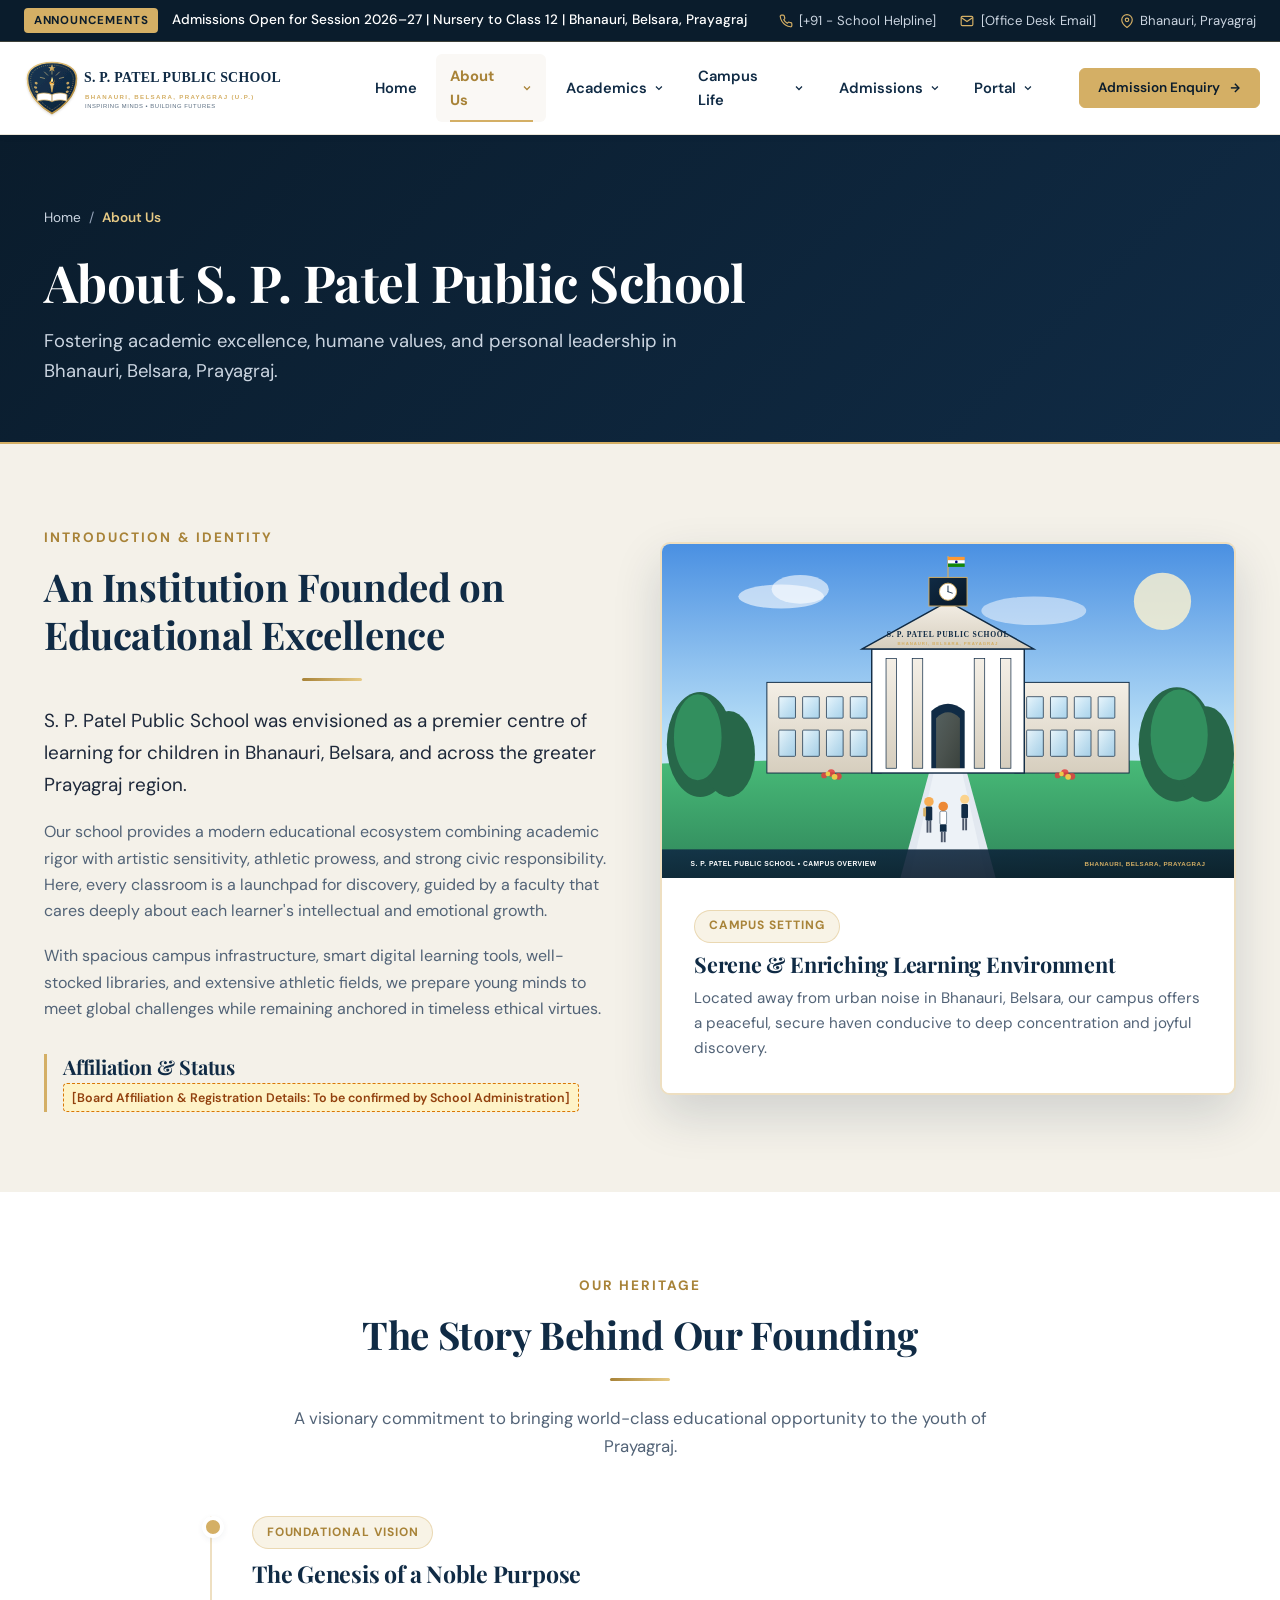
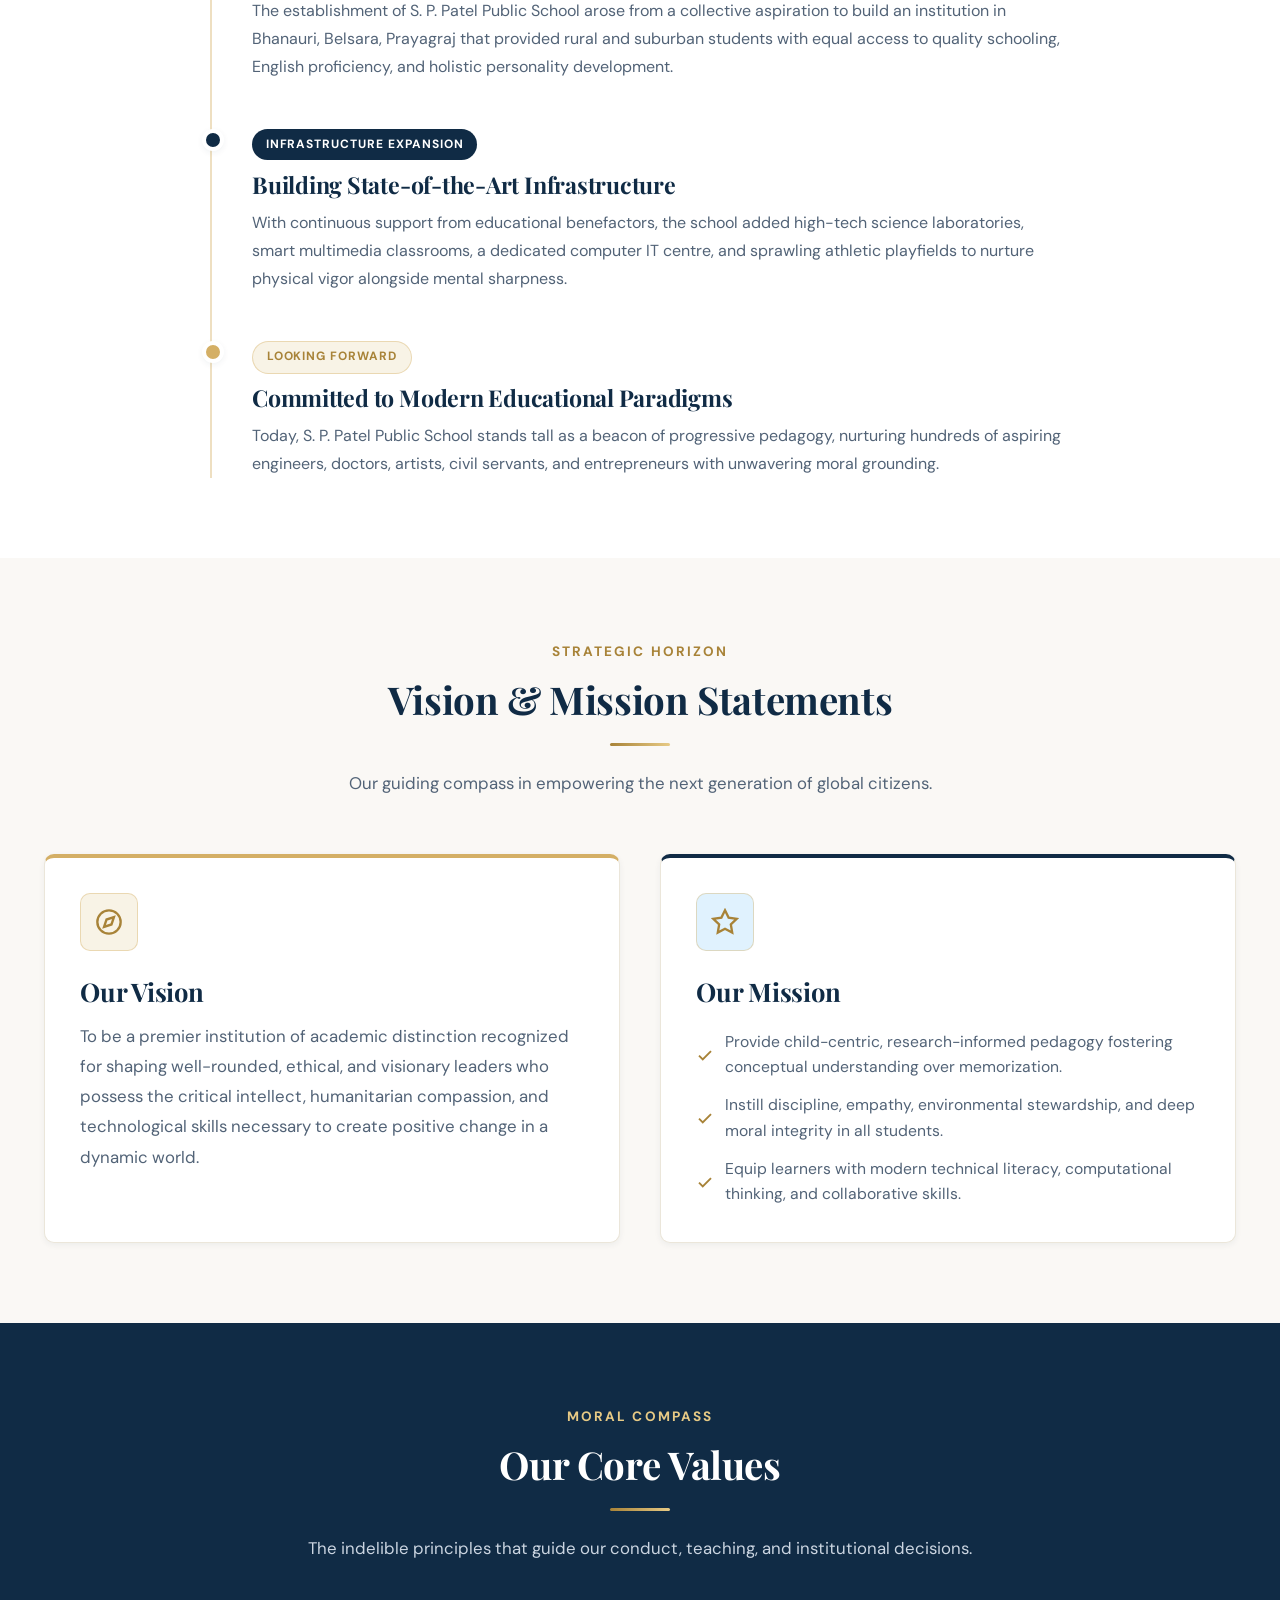
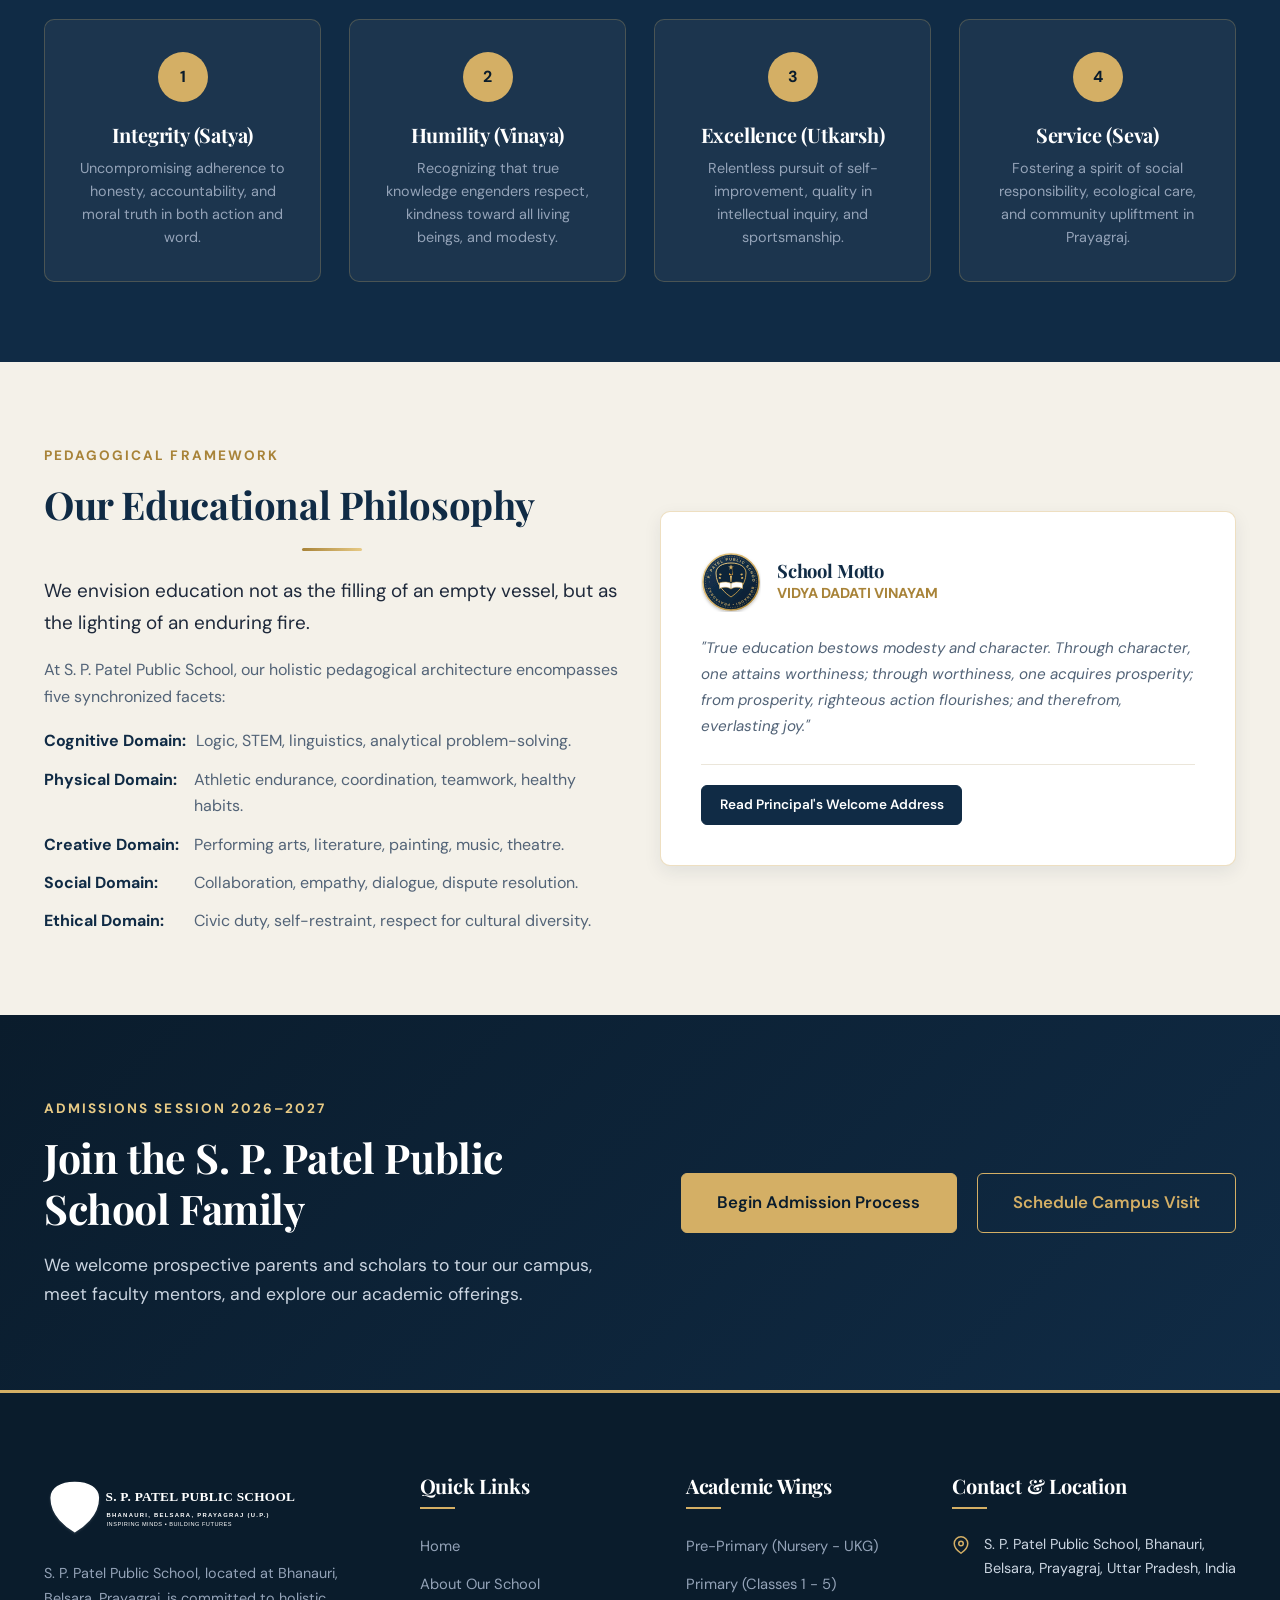
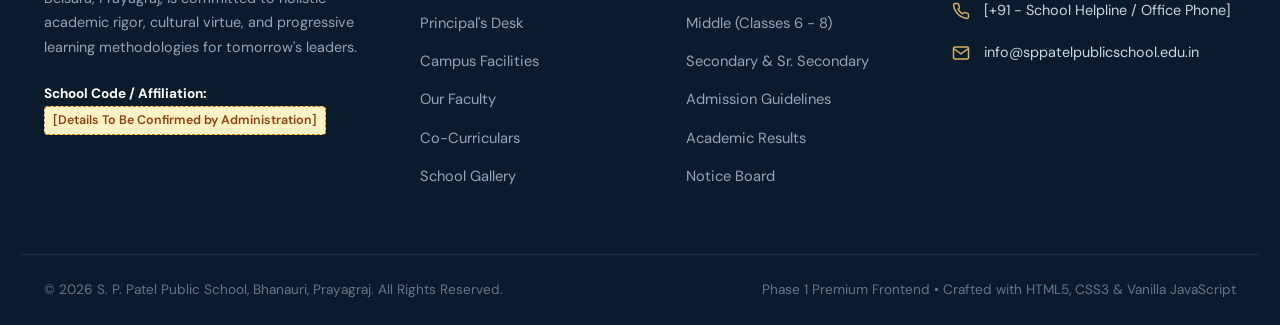
<file: s_p patel/pages/about.html>
<!DOCTYPE html>
<html lang="en">
<head>
  <meta charset="UTF-8">
  <meta name="viewport" content="width=device-width, initial-scale=1.0">
  <meta http-equiv="X-UA-Compatible" content="ie=edge">
  <title>About Us | S. P. Patel Public School, Prayagraj</title>
  <meta name="description" content="Discover the history, founding vision, mission, and core values of S. P. Patel Public School, Bhanauri, Belsara, Prayagraj.">
  
  <link rel="icon" type="image/svg+xml" href="../assets/logo/school-crest.svg">
  <link rel="stylesheet" href="../css/style.css">
  <link rel="stylesheet" href="../css/components.css">
  <link rel="stylesheet" href="../css/responsive.css">
</head>
<body>

  <!-- Announcement Bar -->
  <aside class="announcement-bar" aria-label="Announcements">
    <div class="container announcement-inner">
      <div class="announcement-left">
        <span class="announcement-badge">Announcements</span>
        <span class="announcement-text">
          Admissions Open for Session 2026–27 | Nursery to Class 12 | Bhanauri, Belsara, Prayagraj
        </span>
      </div>
      <div class="announcement-right">
        <a href="tel:+919876543210" class="announcement-link">
          <svg viewBox="0 0 24 24" fill="none" stroke="currentColor" stroke-width="2"><path d="M22 16.92v3a2 2 0 0 1-2.18 2 19.79 19.79 0 0 1-8.63-3.07 19.5 19.5 0 0 1-6-6 19.79 19.79 0 0 1-3.07-8.67A2 2 0 0 1 4.11 2h3a2 2 0 0 1 2 1.72 12.84 12.84 0 0 0 .7 2.81 2 2 0 0 1-.45 2.11L8.09 9.91a16 16 0 0 0 6 6l1.27-1.27a2 2 0 0 1 2.11-.45 12.84 12.84 0 0 0 2.81.7A2 2 0 0 1 22 16.92z"></path></svg>
          <span>[+91 - School Helpline]</span>
        </a>
        <a href="mailto:info@sppatelpublicschool.edu.in" class="announcement-link">
          <svg viewBox="0 0 24 24" fill="none" stroke="currentColor" stroke-width="2"><path d="M4 4h16c1.1 0 2 .9 2 2v12c0 1.1-.9 2-2 2H4c-1.1 0-2-.9-2-2V6c0-1.1.9-2 2-2z"></path><polyline points="22,6 12,13 2,6"></polyline></svg>
          <span>[Office Desk Email]</span>
        </a>
        <span class="announcement-link">
          <svg viewBox="0 0 24 24" fill="none" stroke="currentColor" stroke-width="2"><path d="M21 10c0 7-9 13-9 13s-9-6-9-13a9 9 0 0 1 18 0z"></path><circle cx="12" cy="10" r="3"></circle></svg>
          <span>Bhanauri, Prayagraj</span>
        </span>
      </div>
    </div>
  </aside>

  <!-- Main Header -->
  <header class="site-header" id="mainHeader">
    <div class="container header-inner">
      <a href="../index.html" class="brand-logo" aria-label="S. P. Patel Public School Home">
        <img src="../assets/logo/school-logo.svg" alt="S. P. Patel Public School Emblem" class="brand-crest-img">
      </a>

      <!-- Mobile Hamburger Toggle -->
      <button class="mobile-nav-toggle" aria-label="Toggle navigation menu" aria-expanded="false">
        <span class="hamburger-line"></span>
        <span class="hamburger-line"></span>
        <span class="hamburger-line"></span>
      </button>

      <!-- Navigation Menu -->
      <nav class="nav-menu-wrapper" aria-label="Main Navigation">
        <ul class="nav-list">
          <li class="nav-item">
            <a href="../index.html" class="nav-link">Home</a>
          </li>

          <!-- Dropdown: About Us (Active) -->
          <li class="nav-item has-dropdown active">
            <a href="about.html" class="nav-link active-page" aria-haspopup="true" aria-expanded="false">
              About Us
              <svg class="dropdown-icon" viewBox="0 0 24 24" fill="none" stroke="currentColor" stroke-width="2.5"><polyline points="6 9 12 15 18 9"></polyline></svg>
            </a>
            <ul class="dropdown-menu">
              <li><a href="about.html#overview" class="dropdown-link">School Overview</a></li>
              <li><a href="about.html#story" class="dropdown-link">Our Story &amp; Heritage</a></li>
              <li><a href="about.html#vision" class="dropdown-link">Vision &amp; Mission</a></li>
              <li><a href="principal.html" class="dropdown-link">Principal's Message</a></li>
            </ul>
          </li>

          <!-- Dropdown: Academics -->
          <li class="nav-item has-dropdown">
            <a href="academics.html" class="nav-link" aria-haspopup="true" aria-expanded="false">
              Academics
              <svg class="dropdown-icon" viewBox="0 0 24 24" fill="none" stroke="currentColor" stroke-width="2.5"><polyline points="6 9 12 15 18 9"></polyline></svg>
            </a>
            <ul class="dropdown-menu">
              <li><a href="academics.html#pre-primary" class="dropdown-link">Pre-Primary (Nursery to UKG)</a></li>
              <li><a href="academics.html#primary" class="dropdown-link">Primary (Classes 1–5)</a></li>
              <li><a href="academics.html#middle" class="dropdown-link">Middle (Classes 6–8)</a></li>
              <li><a href="academics.html#secondary" class="dropdown-link">Secondary &amp; Senior Secondary</a></li>
            </ul>
          </li>

          <!-- Dropdown: Campus Life -->
          <li class="nav-item has-dropdown">
            <a href="facilities.html" class="nav-link" aria-haspopup="true" aria-expanded="false">
              Campus Life
              <svg class="dropdown-icon" viewBox="0 0 24 24" fill="none" stroke="currentColor" stroke-width="2.5"><polyline points="6 9 12 15 18 9"></polyline></svg>
            </a>
            <ul class="dropdown-menu">
              <li><a href="facilities.html" class="dropdown-link">Facilities &amp; Infrastructure</a></li>
              <li><a href="teachers.html" class="dropdown-link">Our Teachers &amp; Faculty</a></li>
              <li><a href="activities.html" class="dropdown-link">Co-Curricular Activities</a></li>
              <li><a href="gallery.html" class="dropdown-link">School Gallery</a></li>
            </ul>
          </li>

          <!-- Dropdown: Admissions -->
          <li class="nav-item has-dropdown">
            <a href="admissions.html" class="nav-link" aria-haspopup="true" aria-expanded="false">
              Admissions
              <svg class="dropdown-icon" viewBox="0 0 24 24" fill="none" stroke="currentColor" stroke-width="2.5"><polyline points="6 9 12 15 18 9"></polyline></svg>
            </a>
            <ul class="dropdown-menu">
              <li><a href="admissions.html#overview" class="dropdown-link">Admission Overview</a></li>
              <li><a href="admissions.html#process" class="dropdown-link">Admission Process</a></li>
              <li><a href="admissions.html#eligibility" class="dropdown-link">Eligibility Criteria</a></li>
              <li><a href="admissions.html#fee-structure" class="dropdown-link">Fee Structure</a></li>
              <li><a href="admissions.html#documents" class="dropdown-link">Required Documents</a></li>
            </ul>
          </li>

          <!-- Dropdown: Portal -->
          <li class="nav-item has-dropdown">
            <a href="notices.html" class="nav-link" aria-haspopup="true" aria-expanded="false">
              Portal
              <svg class="dropdown-icon" viewBox="0 0 24 24" fill="none" stroke="currentColor" stroke-width="2.5"><polyline points="6 9 12 15 18 9"></polyline></svg>
            </a>
            <ul class="dropdown-menu">
              <li><a href="notices.html" class="dropdown-link">Notices &amp; Circulars</a></li>
              <li><a href="results.html" class="dropdown-link">Academic Results</a></li>
              <li><a href="contact.html" class="dropdown-link">Contact Us</a></li>
            </ul>
          </li>
        </ul>

        <div class="header-actions">
          <a href="admissions.html#enquiry-form" class="btn btn-secondary btn-sm">
            <span>Admission Enquiry</span>
            <svg width="14" height="14" viewBox="0 0 24 24" fill="none" stroke="currentColor" stroke-width="2.5"><line x1="5" y1="12" x2="19" y2="12"></line><polyline points="12 5 19 12 12 19"></polyline></svg>
          </a>
        </div>
      </nav>
    </div>
  </header>

  <main>
    <!-- Page Hero Banner -->
    <section class="page-hero" aria-label="About Us Header">
      <div class="container">
        <ul class="breadcrumbs" aria-label="Breadcrumb Navigation">
          <li class="breadcrumb-item"><a href="../index.html">Home</a></li>
          <li class="breadcrumb-item">/</li>
          <li class="breadcrumb-item active" aria-current="page">About Us</li>
        </ul>
        <h1 class="page-hero-title">About S. P. Patel Public School</h1>
        <p class="page-hero-subtitle">
          Fostering academic excellence, humane values, and personal leadership in Bhanauri, Belsara, Prayagraj.
        </p>
      </div>
    </section>

    <!-- 1. School Overview Section -->
    <section class="section-padding bg-cream" id="overview" aria-labelledby="overviewHeading">
      <div class="container">
        <div class="grid-2">
          <div>
            <div class="eyebrow">Introduction &amp; Identity</div>
            <h2 id="overviewHeading" class="section-title">An Institution Founded on Educational Excellence</h2>
            <div class="gold-divider text-left"></div>
            <p class="lead-text">
              S. P. Patel Public School was envisioned as a premier centre of learning for children in Bhanauri, Belsara, and across the greater Prayagraj region.
            </p>
            <p>
              Our school provides a modern educational ecosystem combining academic rigor with artistic sensitivity, athletic prowess, and strong civic responsibility. Here, every classroom is a launchpad for discovery, guided by a faculty that cares deeply about each learner's intellectual and emotional growth.
            </p>
            <p>
              With spacious campus infrastructure, smart digital learning tools, well-stocked libraries, and extensive athletic fields, we prepare young minds to meet global challenges while remaining anchored in timeless ethical virtues.
            </p>

            <div style="margin-top: 2rem; display: flex; gap: 1.5rem; flex-wrap: wrap;">
              <div style="border-left: 3px solid var(--color-secondary); padding-left: 1rem;">
                <h4 style="font-size: 1.25rem; color: var(--color-primary); margin: 0;">Affiliation &amp; Status</h4>
                <p style="font-size: 0.88rem; color: var(--color-text-muted); margin: 0.25rem 0 0 0;">
                  <span class="placeholder-tag">[Board Affiliation &amp; Registration Details: To be confirmed by School Administration]</span>
                </p>
              </div>
            </div>
          </div>

          <div>
            <div class="card" style="padding: 0; overflow: hidden; border: 2px solid var(--color-border-gold); box-shadow: var(--shadow-xl);">
              <img src="../assets/images/hero-campus.svg" alt="S. P. Patel Public School Campus View" style="width: 100%; height: auto;">
              <div style="padding: 2rem; background: var(--color-white);">
                <span class="badge badge-gold" style="margin-bottom: 0.5rem;">Campus Setting</span>
                <h3 style="font-size: 1.35rem; color: var(--color-primary); margin-bottom: 0.5rem;">Serene &amp; Enriching Learning Environment</h3>
                <p style="font-size: 0.95rem; color: var(--color-text-muted); margin: 0;">
                  Located away from urban noise in Bhanauri, Belsara, our campus offers a peaceful, secure haven conducive to deep concentration and joyful discovery.
                </p>
              </div>
            </div>
          </div>
        </div>
      </div>
    </section>

    <!-- 2. Our Story & Heritage Section -->
    <section class="section-padding bg-white" id="story" aria-labelledby="storyHeading">
      <div class="container">
        <div class="section-header">
          <div class="eyebrow">Our Heritage</div>
          <h2 id="storyHeading" class="section-title">The Story Behind Our Founding</h2>
          <div class="gold-divider"></div>
          <p class="section-subtitle">A visionary commitment to bringing world-class educational opportunity to the youth of Prayagraj.</p>
        </div>

        <div style="max-width: 860px; margin: 0 auto;">
          <div style="position: relative; padding-left: 2.5rem; border-left: 2px solid var(--color-border-gold);">
            <!-- Milestone 1 -->
            <div style="margin-bottom: 3rem; position: relative;">
              <div style="position: absolute; left: -3.15rem; top: 0; width: 22px; height: 22px; border-radius: 50%; background: var(--color-secondary); border: 4px solid var(--color-white); box-shadow: var(--shadow-sm);"></div>
              <span class="badge badge-gold" style="margin-bottom: 0.6rem;">Foundational Vision</span>
              <h3 style="font-size: 1.45rem; color: var(--color-primary); margin-bottom: 0.6rem;">The Genesis of a Noble Purpose</h3>
              <p style="color: var(--color-text-muted); line-height: 1.75;">
                The establishment of S. P. Patel Public School arose from a collective aspiration to build an institution in Bhanauri, Belsara, Prayagraj that provided rural and suburban students with equal access to quality schooling, English proficiency, and holistic personality development.
              </p>
            </div>

            <!-- Milestone 2 -->
            <div style="margin-bottom: 3rem; position: relative;">
              <div style="position: absolute; left: -3.15rem; top: 0; width: 22px; height: 22px; border-radius: 50%; background: var(--color-primary); border: 4px solid var(--color-white); box-shadow: var(--shadow-sm);"></div>
              <span class="badge badge-navy" style="margin-bottom: 0.6rem;">Infrastructure Expansion</span>
              <h3 style="font-size: 1.45rem; color: var(--color-primary); margin-bottom: 0.6rem;">Building State-of-the-Art Infrastructure</h3>
              <p style="color: var(--color-text-muted); line-height: 1.75;">
                With continuous support from educational benefactors, the school added high-tech science laboratories, smart multimedia classrooms, a dedicated computer IT centre, and sprawling athletic playfields to nurture physical vigor alongside mental sharpness.
              </p>
            </div>

            <!-- Milestone 3 -->
            <div style="position: relative;">
              <div style="position: absolute; left: -3.15rem; top: 0; width: 22px; height: 22px; border-radius: 50%; background: var(--color-secondary); border: 4px solid var(--color-white); box-shadow: var(--shadow-sm);"></div>
              <span class="badge badge-gold" style="margin-bottom: 0.6rem;">Looking Forward</span>
              <h3 style="font-size: 1.45rem; color: var(--color-primary); margin-bottom: 0.6rem;">Committed to Modern Educational Paradigms</h3>
              <p style="color: var(--color-text-muted); line-height: 1.75;">
                Today, S. P. Patel Public School stands tall as a beacon of progressive pedagogy, nurturing hundreds of aspiring engineers, doctors, artists, civil servants, and entrepreneurs with unwavering moral grounding.
              </p>
            </div>
          </div>
        </div>
      </div>
    </section>

    <!-- 3. Vision & Mission Section -->
    <section class="section-padding bg-cream-light" id="vision" aria-labelledby="visionHeading">
      <div class="container">
        <div class="section-header">
          <div class="eyebrow">Strategic Horizon</div>
          <h2 id="visionHeading" class="section-title">Vision &amp; Mission Statements</h2>
          <div class="gold-divider"></div>
          <p class="section-subtitle">Our guiding compass in empowering the next generation of global citizens.</p>
        </div>

        <div class="grid-2">
          <!-- Vision Card -->
          <div class="card" style="border-top: 4px solid var(--color-secondary); height: 100%;">
            <div class="card-icon" style="background-color: var(--color-secondary-subtle);">
              <svg viewBox="0 0 24 24" fill="none" stroke="currentColor" stroke-width="2"><circle cx="12" cy="12" r="10"></circle><polygon points="16.24 7.76 14.12 14.12 7.76 16.24 9.88 9.88 16.24 7.76"></polygon></svg>
            </div>
            <h3 class="card-title" style="font-size: 1.6rem;">Our Vision</h3>
            <p class="card-text" style="font-size: 1.05rem; line-height: 1.8;">
              To be a premier institution of academic distinction recognized for shaping well-rounded, ethical, and visionary leaders who possess the critical intellect, humanitarian compassion, and technological skills necessary to create positive change in a dynamic world.
            </p>
          </div>

          <!-- Mission Card -->
          <div class="card" style="border-top: 4px solid var(--color-primary); height: 100%;">
            <div class="card-icon" style="background-color: #E0F2FE;">
              <svg viewBox="0 0 24 24" fill="none" stroke="#0369A1" stroke-width="2"><path d="M12 2l3.09 6.26L22 9.27l-5 4.87 1.18 6.88L12 17.77l-6.18 3.25L7 14.14 2 9.27l6.91-1.01L12 2z"></path></svg>
            </div>
            <h3 class="card-title" style="font-size: 1.6rem;">Our Mission</h3>
            <ul style="display: flex; flex-direction: column; gap: 0.85rem; margin-top: 0.5rem;">
              <li style="display: flex; gap: 0.65rem; color: var(--color-text-muted); font-size: 0.98rem; line-height: 1.6;">
                <svg width="18" height="18" viewBox="0 0 24 24" fill="none" stroke="var(--color-secondary-dark)" stroke-width="2.5" style="flex-shrink: 0; margin-top: 3px;"><polyline points="20 6 9 17 4 12"></polyline></svg>
                <span>Provide child-centric, research-informed pedagogy fostering conceptual understanding over memorization.</span>
              </li>
              <li style="display: flex; gap: 0.65rem; color: var(--color-text-muted); font-size: 0.98rem; line-height: 1.6;">
                <svg width="18" height="18" viewBox="0 0 24 24" fill="none" stroke="var(--color-secondary-dark)" stroke-width="2.5" style="flex-shrink: 0; margin-top: 3px;"><polyline points="20 6 9 17 4 12"></polyline></svg>
                <span>Instill discipline, empathy, environmental stewardship, and deep moral integrity in all students.</span>
              </li>
              <li style="display: flex; gap: 0.65rem; color: var(--color-text-muted); font-size: 0.98rem; line-height: 1.6;">
                <svg width="18" height="18" viewBox="0 0 24 24" fill="none" stroke="var(--color-secondary-dark)" stroke-width="2.5" style="flex-shrink: 0; margin-top: 3px;"><polyline points="20 6 9 17 4 12"></polyline></svg>
                <span>Equip learners with modern technical literacy, computational thinking, and collaborative skills.</span>
              </li>
            </ul>
          </div>
        </div>
      </div>
    </section>

    <!-- 4. Core Values Section -->
    <section class="section-padding bg-navy" aria-labelledby="valuesHeading">
      <div class="container">
        <div class="section-header">
          <div class="eyebrow" style="color: var(--color-secondary-light);">Moral Compass</div>
          <h2 id="valuesHeading" class="section-title" style="color: var(--color-white);">Our Core Values</h2>
          <div class="gold-divider"></div>
          <p class="section-subtitle" style="color: #CBD5E1;">The indelible principles that guide our conduct, teaching, and institutional decisions.</p>
        </div>

        <div class="grid-4">
          <div style="background: rgba(255, 255, 255, 0.05); border: 1px solid rgba(212, 175, 101, 0.25); border-radius: var(--radius-md); padding: 2rem; text-align: center;">
            <div style="width: 50px; height: 50px; border-radius: 50%; background: var(--color-secondary); color: var(--color-primary-dark); display: flex; align-items: center; justify-content: center; margin: 0 auto 1.25rem auto; font-weight: 700;">1</div>
            <h3 style="color: var(--color-white); font-size: 1.25rem; margin-bottom: 0.65rem;">Integrity (Satya)</h3>
            <p style="color: #94A3B8; font-size: 0.9rem; line-height: 1.6; margin: 0;">Uncompromising adherence to honesty, accountability, and moral truth in both action and word.</p>
          </div>

          <div style="background: rgba(255, 255, 255, 0.05); border: 1px solid rgba(212, 175, 101, 0.25); border-radius: var(--radius-md); padding: 2rem; text-align: center;">
            <div style="width: 50px; height: 50px; border-radius: 50%; background: var(--color-secondary); color: var(--color-primary-dark); display: flex; align-items: center; justify-content: center; margin: 0 auto 1.25rem auto; font-weight: 700;">2</div>
            <h3 style="color: var(--color-white); font-size: 1.25rem; margin-bottom: 0.65rem;">Humility (Vinaya)</h3>
            <p style="color: #94A3B8; font-size: 0.9rem; line-height: 1.6; margin: 0;">Recognizing that true knowledge engenders respect, kindness toward all living beings, and modesty.</p>
          </div>

          <div style="background: rgba(255, 255, 255, 0.05); border: 1px solid rgba(212, 175, 101, 0.25); border-radius: var(--radius-md); padding: 2rem; text-align: center;">
            <div style="width: 50px; height: 50px; border-radius: 50%; background: var(--color-secondary); color: var(--color-primary-dark); display: flex; align-items: center; justify-content: center; margin: 0 auto 1.25rem auto; font-weight: 700;">3</div>
            <h3 style="color: var(--color-white); font-size: 1.25rem; margin-bottom: 0.65rem;">Excellence (Utkarsh)</h3>
            <p style="color: #94A3B8; font-size: 0.9rem; line-height: 1.6; margin: 0;">Relentless pursuit of self-improvement, quality in intellectual inquiry, and sportsmanship.</p>
          </div>

          <div style="background: rgba(255, 255, 255, 0.05); border: 1px solid rgba(212, 175, 101, 0.25); border-radius: var(--radius-md); padding: 2rem; text-align: center;">
            <div style="width: 50px; height: 50px; border-radius: 50%; background: var(--color-secondary); color: var(--color-primary-dark); display: flex; align-items: center; justify-content: center; margin: 0 auto 1.25rem auto; font-weight: 700;">4</div>
            <h3 style="color: var(--color-white); font-size: 1.25rem; margin-bottom: 0.65rem;">Service (Seva)</h3>
            <p style="color: #94A3B8; font-size: 0.9rem; line-height: 1.6; margin: 0;">Fostering a spirit of social responsibility, ecological care, and community upliftment in Prayagraj.</p>
          </div>
        </div>
      </div>
    </section>

    <!-- 5. Educational Philosophy Section -->
    <section class="section-padding bg-cream" aria-labelledby="philosophyHeading">
      <div class="container">
        <div class="grid-2">
          <div>
            <div class="eyebrow">Pedagogical Framework</div>
            <h2 id="philosophyHeading" class="section-title">Our Educational Philosophy</h2>
            <div class="gold-divider text-left"></div>
            <p class="lead-text">
              We envision education not as the filling of an empty vessel, but as the lighting of an enduring fire.
            </p>
            <p>
              At S. P. Patel Public School, our holistic pedagogical architecture encompasses five synchronized facets:
            </p>
            <ul style="display: flex; flex-direction: column; gap: 0.75rem; margin-top: 1rem;">
              <li style="display: flex; gap: 0.6rem;">
                <strong style="color: var(--color-primary); min-width: 140px;">Cognitive Domain:</strong>
                <span style="color: var(--color-text-muted);">Logic, STEM, linguistics, analytical problem-solving.</span>
              </li>
              <li style="display: flex; gap: 0.6rem;">
                <strong style="color: var(--color-primary); min-width: 140px;">Physical Domain:</strong>
                <span style="color: var(--color-text-muted);">Athletic endurance, coordination, teamwork, healthy habits.</span>
              </li>
              <li style="display: flex; gap: 0.6rem;">
                <strong style="color: var(--color-primary); min-width: 140px;">Creative Domain:</strong>
                <span style="color: var(--color-text-muted);">Performing arts, literature, painting, music, theatre.</span>
              </li>
              <li style="display: flex; gap: 0.6rem;">
                <strong style="color: var(--color-primary); min-width: 140px;">Social Domain:</strong>
                <span style="color: var(--color-text-muted);">Collaboration, empathy, dialogue, dispute resolution.</span>
              </li>
              <li style="display: flex; gap: 0.6rem;">
                <strong style="color: var(--color-primary); min-width: 140px;">Ethical Domain:</strong>
                <span style="color: var(--color-text-muted);">Civic duty, self-restraint, respect for cultural diversity.</span>
              </li>
            </ul>
          </div>

          <div>
            <div class="card" style="padding: 2.5rem; border: 1px solid var(--color-border-gold); background: var(--color-white); box-shadow: var(--shadow-md);">
              <div style="display: flex; align-items: center; gap: 1rem; margin-bottom: 1.5rem;">
                <img src="../assets/logo/school-crest.svg" alt="Crest" style="width: 60px; height: 60px;">
                <div>
                  <h4 style="color: var(--color-primary); font-size: 1.15rem; margin: 0;">School Motto</h4>
                  <p style="color: var(--color-secondary-dark); font-weight: 700; margin: 0; font-size: 0.9rem;">VIDYA DADATI VINAYAM</p>
                </div>
              </div>
              <p style="color: var(--color-text-muted); font-size: 0.95rem; line-height: 1.7; font-style: italic; margin-bottom: 1.5rem;">
                "True education bestows modesty and character. Through character, one attains worthiness; through worthiness, one acquires prosperity; from prosperity, righteous action flourishes; and therefrom, everlasting joy."
              </p>
              <div style="border-top: 1px solid var(--color-border-light); padding-top: 1.25rem;">
                <a href="principal.html" class="btn btn-primary btn-sm">Read Principal's Welcome Address</a>
              </div>
            </div>
          </div>
        </div>
      </div>
    </section>

    <!-- Admission CTA Banner -->
    <section class="admission-cta-section" aria-label="Admissions Call to Action">
      <div class="container">
        <div class="cta-box">
          <div class="cta-text-col">
            <div class="eyebrow" style="color: var(--color-secondary-light);">Admissions Session 2026–2027</div>
            <h2 class="cta-title">Join the S. P. Patel Public School Family</h2>
            <p class="cta-desc">
              We welcome prospective parents and scholars to tour our campus, meet faculty mentors, and explore our academic offerings.
            </p>
          </div>
          <div class="cta-actions">
            <a href="admissions.html" class="btn btn-secondary btn-lg">Begin Admission Process</a>
            <a href="contact.html" class="btn btn-outline-gold btn-lg">Schedule Campus Visit</a>
          </div>
        </div>
      </div>
    </section>
  </main>

  <!-- Footer -->
  <footer class="site-footer">
    <div class="container footer-top">
      <div class="footer-grid">
        <div>
          <img src="../assets/logo/school-logo.svg" alt="S. P. Patel Public School" class="footer-brand-img" style="filter: brightness(0) invert(1);">
          <p class="footer-about-text">
            S. P. Patel Public School, located at Bhanauri, Belsara, Prayagraj, is committed to holistic academic rigor, cultural virtue, and progressive learning methodologies for tomorrow's leaders.
          </p>
          <div style="font-size: 0.85rem; color: #94A3B8;">
            <p><strong style="color: #FFFFFF;">School Code / Affiliation:</strong> <span class="placeholder-tag">[Details To Be Confirmed by Administration]</span></p>
          </div>
        </div>

        <div>
          <h4 class="footer-title">Quick Links</h4>
          <ul class="footer-links-list">
            <li><a href="../index.html" class="footer-link">Home</a></li>
            <li><a href="about.html" class="footer-link">About Our School</a></li>
            <li><a href="principal.html" class="footer-link">Principal's Desk</a></li>
            <li><a href="facilities.html" class="footer-link">Campus Facilities</a></li>
            <li><a href="teachers.html" class="footer-link">Our Faculty</a></li>
            <li><a href="activities.html" class="footer-link">Co-Curriculars</a></li>
            <li><a href="gallery.html" class="footer-link">School Gallery</a></li>
          </ul>
        </div>

        <div>
          <h4 class="footer-title">Academic Wings</h4>
          <ul class="footer-links-list">
            <li><a href="academics.html#pre-primary" class="footer-link">Pre-Primary (Nursery - UKG)</a></li>
            <li><a href="academics.html#primary" class="footer-link">Primary (Classes 1 - 5)</a></li>
            <li><a href="academics.html#middle" class="footer-link">Middle (Classes 6 - 8)</a></li>
            <li><a href="academics.html#secondary" class="footer-link">Secondary &amp; Sr. Secondary</a></li>
            <li><a href="admissions.html" class="footer-link">Admission Guidelines</a></li>
            <li><a href="results.html" class="footer-link">Academic Results</a></li>
            <li><a href="notices.html" class="footer-link">Notice Board</a></li>
          </ul>
        </div>

        <div>
          <h4 class="footer-title">Contact &amp; Location</h4>
          <div class="footer-contact-list">
            <div class="footer-contact-item">
              <svg class="footer-contact-icon" viewBox="0 0 24 24" fill="none" stroke="currentColor" stroke-width="2"><path d="M21 10c0 7-9 13-9 13s-9-6-9-13a9 9 0 0 1 18 0z"></path><circle cx="12" cy="10" r="3"></circle></svg>
              <span>S. P. Patel Public School, Bhanauri, Belsara, Prayagraj, Uttar Pradesh, India</span>
            </div>
            <div class="footer-contact-item">
              <svg class="footer-contact-icon" viewBox="0 0 24 24" fill="none" stroke="currentColor" stroke-width="2"><path d="M22 16.92v3a2 2 0 0 1-2.18 2 19.79 19.79 0 0 1-8.63-3.07 19.5 19.5 0 0 1-6-6 19.79 19.79 0 0 1-3.07-8.67A2 2 0 0 1 4.11 2h3a2 2 0 0 1 2 1.72 12.84 12.84 0 0 0 .7 2.81 2 2 0 0 1-.45 2.11L8.09 9.91a16 16 0 0 0 6 6l1.27-1.27a2 2 0 0 1 2.11-.45 12.84 12.84 0 0 0 2.81.7A2 2 0 0 1 22 16.92z"></path></svg>
              <span>[+91 - School Helpline / Office Phone]</span>
            </div>
            <div class="footer-contact-item">
              <svg class="footer-contact-icon" viewBox="0 0 24 24" fill="none" stroke="currentColor" stroke-width="2"><path d="M4 4h16c1.1 0 2 .9 2 2v12c0 1.1-.9 2-2 2H4c-1.1 0-2-.9-2-2V6c0-1.1.9-2 2-2z"></path><polyline points="22,6 12,13 2,6"></polyline></svg>
              <span>info@sppatelpublicschool.edu.in</span>
            </div>
          </div>
        </div>
      </div>
    </div>

    <div class="footer-bottom">
      <div class="container footer-bottom-inner">
        <div>&copy; <span class="current-year">2026</span> S. P. Patel Public School, Bhanauri, Prayagraj. All Rights Reserved.</div>
        <div><span>Phase 1 Premium Frontend • Crafted with HTML5, CSS3 &amp; Vanilla JavaScript</span></div>
      </div>
    </div>
  </footer>

  <button class="back-to-top" aria-label="Back to Top">
    <svg width="20" height="20" viewBox="0 0 24 24" fill="none" stroke="currentColor" stroke-width="3"><polyline points="18 15 12 9 6 15"></polyline></svg>
  </button>

  <script src="../js/navigation.js"></script>
  <script src="../js/main.js"></script>
</body>
</html>
</file>
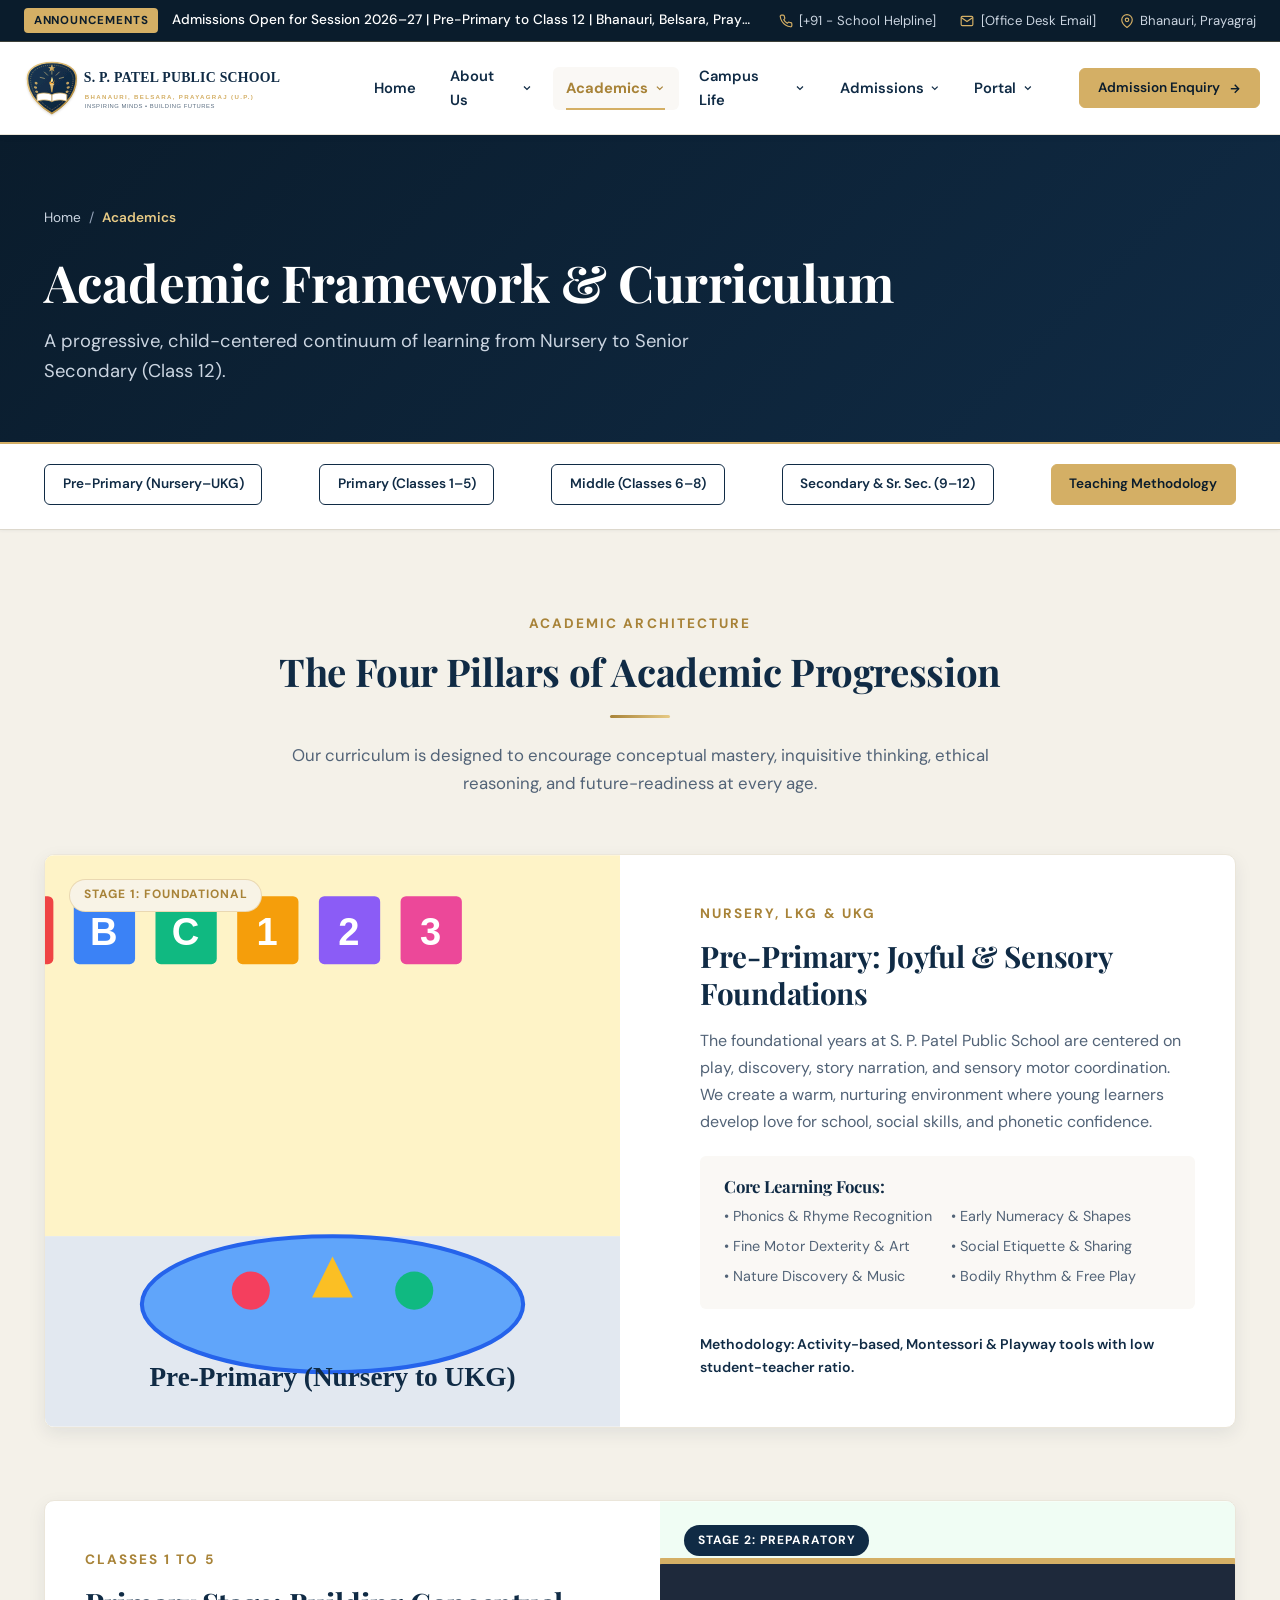
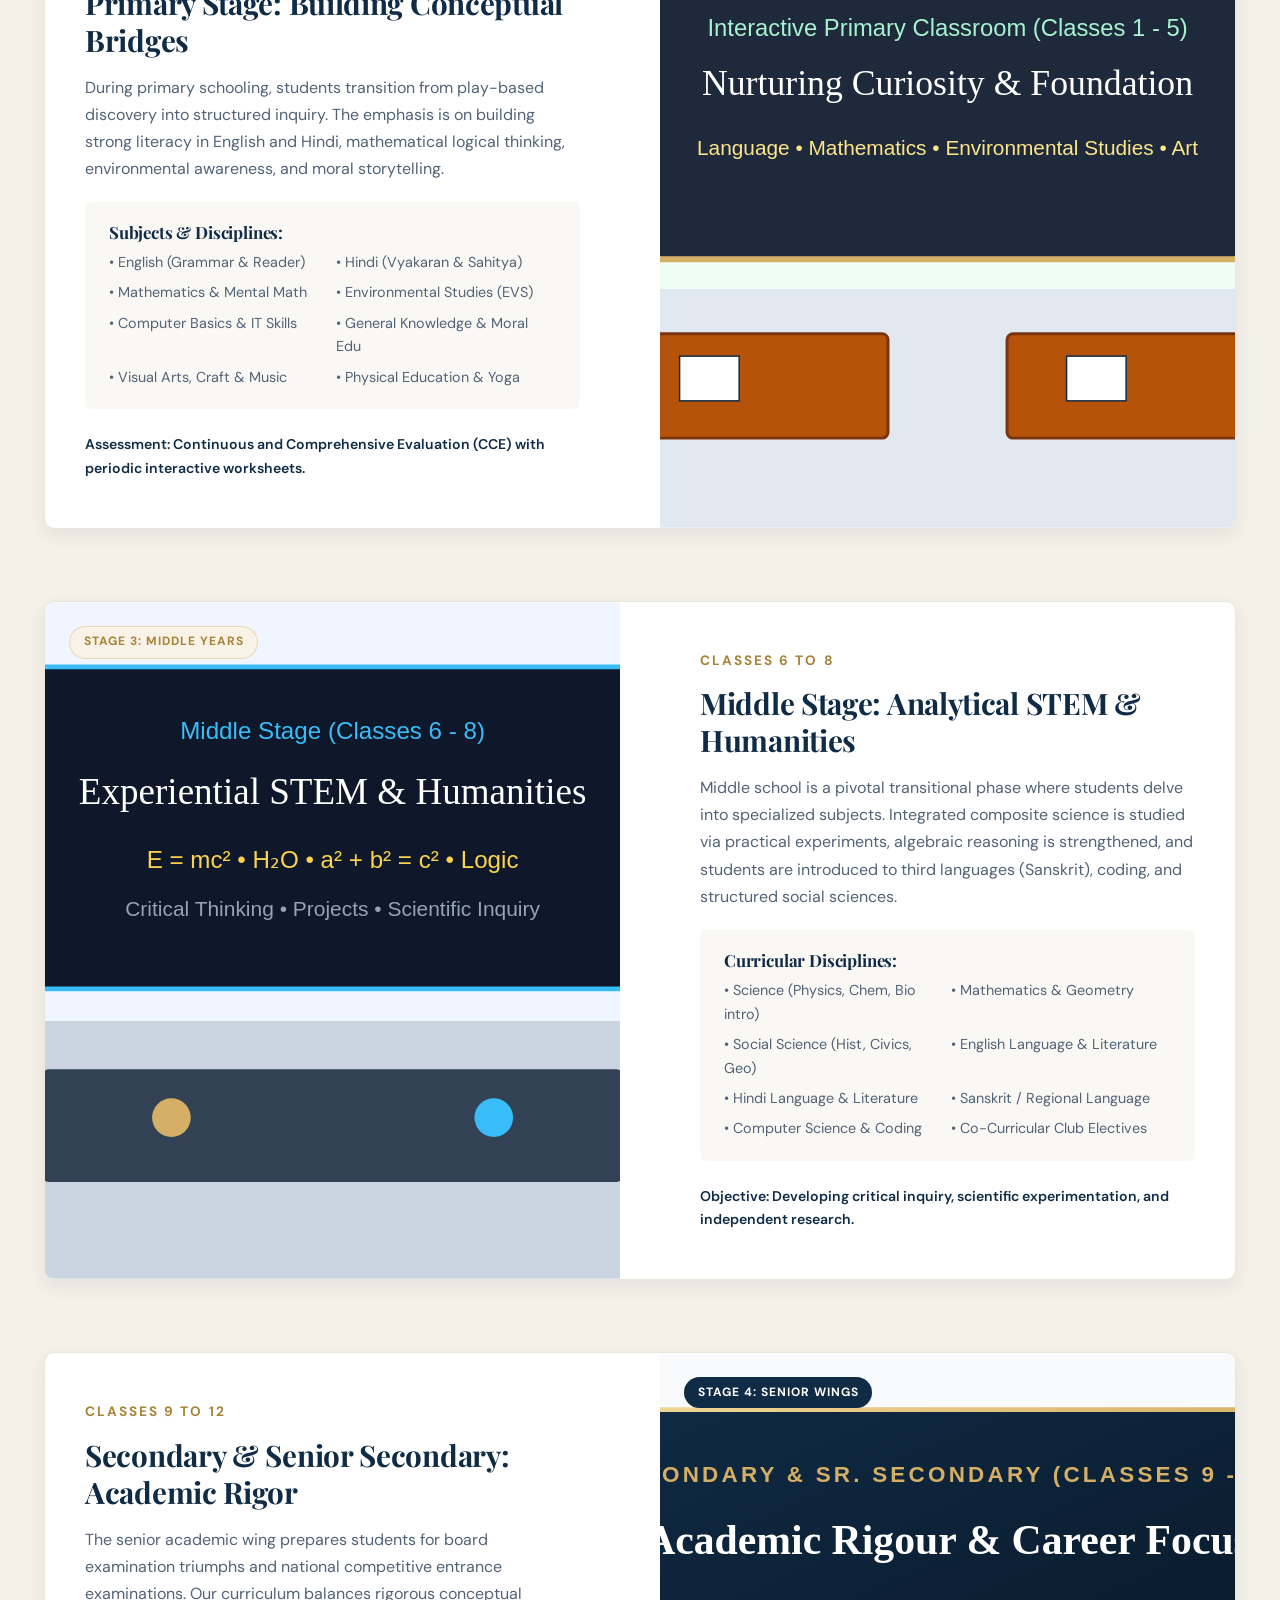
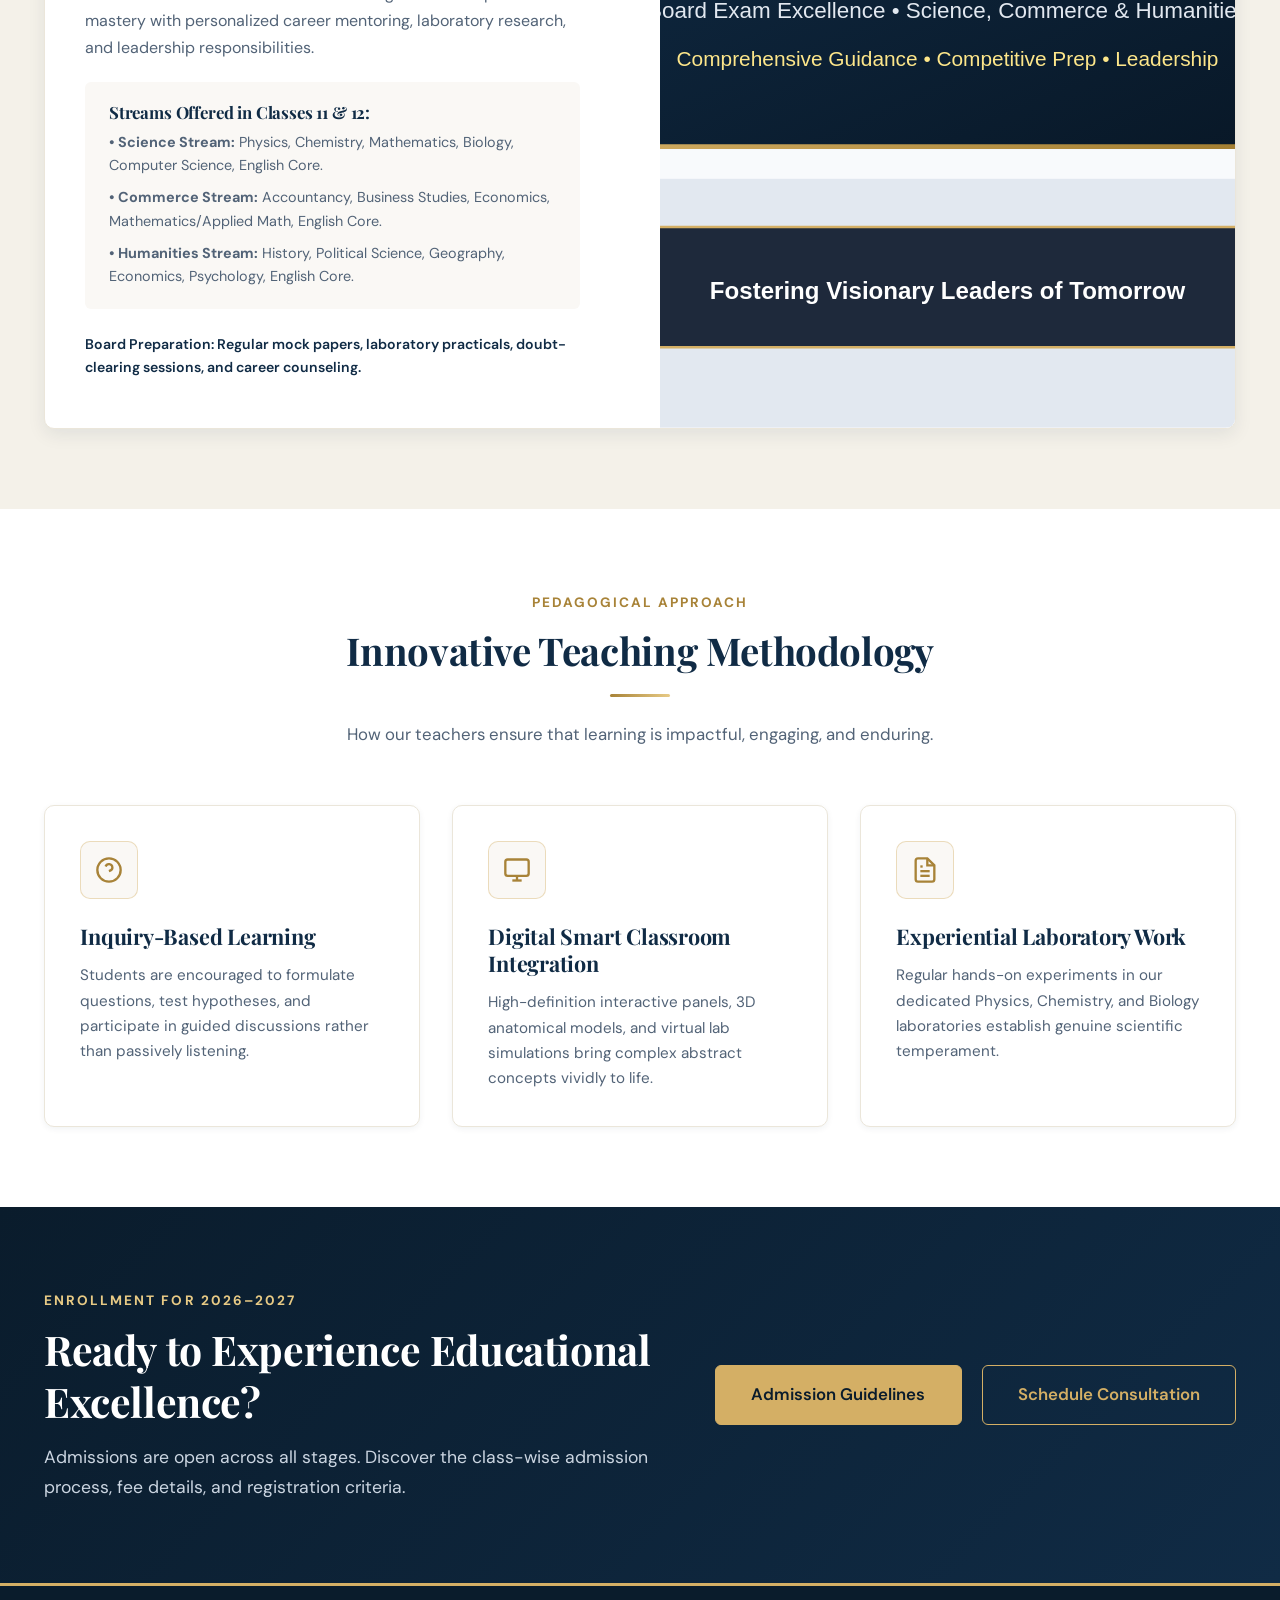
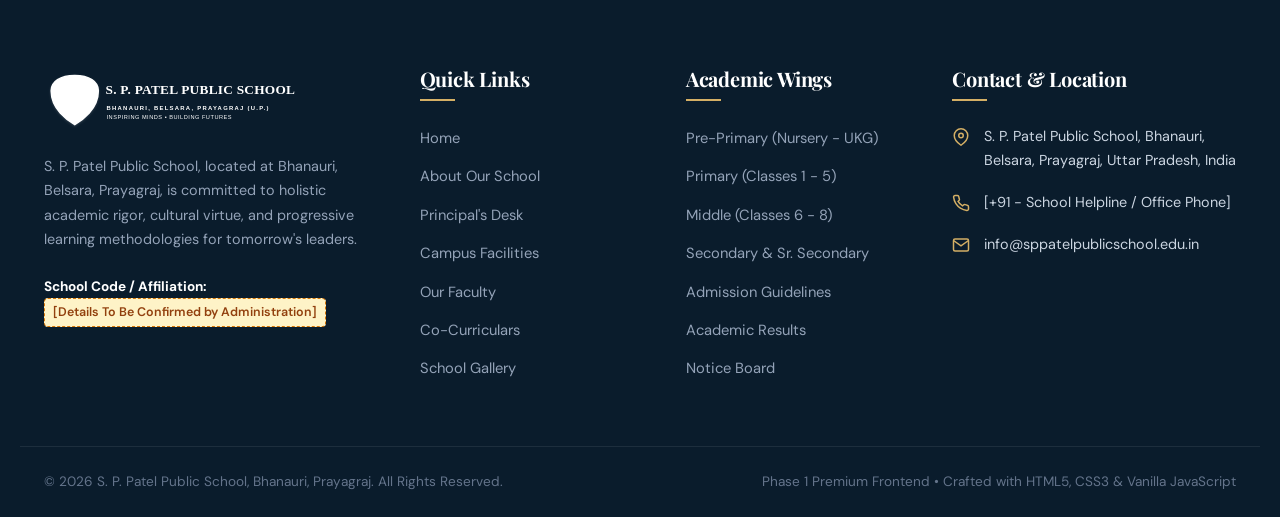
<file: s_p patel/pages/academics.html>
<!DOCTYPE html>
<html lang="en">
<head>
  <meta charset="UTF-8">
  <meta name="viewport" content="width=device-width, initial-scale=1.0">
  <meta http-equiv="X-UA-Compatible" content="ie=edge">
  <title>Academics &amp; Curriculum | S. P. Patel Public School, Prayagraj</title>
  <meta name="description" content="Explore the comprehensive academic stages from Pre-Primary to Senior Secondary, curriculum, subjects, and teaching methodology at S. P. Patel Public School, Prayagraj.">
  
  <link rel="icon" type="image/svg+xml" href="../assets/logo/school-crest.svg">
  <link rel="stylesheet" href="../css/style.css">
  <link rel="stylesheet" href="../css/components.css">
  <link rel="stylesheet" href="../css/responsive.css">
</head>
<body>

  <!-- Announcement Bar -->
  <aside class="announcement-bar" aria-label="Announcements">
    <div class="container announcement-inner">
      <div class="announcement-left">
        <span class="announcement-badge">Announcements</span>
        <span class="announcement-text">
          Admissions Open for Session 2026–27 | Pre-Primary to Class 12 | Bhanauri, Belsara, Prayagraj
        </span>
      </div>
      <div class="announcement-right">
        <a href="tel:+919876543210" class="announcement-link">
          <svg viewBox="0 0 24 24" fill="none" stroke="currentColor" stroke-width="2"><path d="M22 16.92v3a2 2 0 0 1-2.18 2 19.79 19.79 0 0 1-8.63-3.07 19.5 19.5 0 0 1-6-6 19.79 19.79 0 0 1-3.07-8.67A2 2 0 0 1 4.11 2h3a2 2 0 0 1 2 1.72 12.84 12.84 0 0 0 .7 2.81 2 2 0 0 1-.45 2.11L8.09 9.91a16 16 0 0 0 6 6l1.27-1.27a2 2 0 0 1 2.11-.45 12.84 12.84 0 0 0 2.81.7A2 2 0 0 1 22 16.92z"></path></svg>
          <span>[+91 - School Helpline]</span>
        </a>
        <a href="mailto:info@sppatelpublicschool.edu.in" class="announcement-link">
          <svg viewBox="0 0 24 24" fill="none" stroke="currentColor" stroke-width="2"><path d="M4 4h16c1.1 0 2 .9 2 2v12c0 1.1-.9 2-2 2H4c-1.1 0-2-.9-2-2V6c0-1.1.9-2 2-2z"></path><polyline points="22,6 12,13 2,6"></polyline></svg>
          <span>[Office Desk Email]</span>
        </a>
        <span class="announcement-link">
          <svg viewBox="0 0 24 24" fill="none" stroke="currentColor" stroke-width="2"><path d="M21 10c0 7-9 13-9 13s-9-6-9-13a9 9 0 0 1 18 0z"></path><circle cx="12" cy="10" r="3"></circle></svg>
          <span>Bhanauri, Prayagraj</span>
        </span>
      </div>
    </div>
  </aside>

  <!-- Main Header -->
  <header class="site-header" id="mainHeader">
    <div class="container header-inner">
      <a href="../index.html" class="brand-logo" aria-label="S. P. Patel Public School Home">
        <img src="../assets/logo/school-logo.svg" alt="S. P. Patel Public School Emblem" class="brand-crest-img">
      </a>

      <!-- Mobile Hamburger Toggle -->
      <button class="mobile-nav-toggle" aria-label="Toggle navigation menu" aria-expanded="false">
        <span class="hamburger-line"></span>
        <span class="hamburger-line"></span>
        <span class="hamburger-line"></span>
      </button>

      <!-- Navigation Menu -->
      <nav class="nav-menu-wrapper" aria-label="Main Navigation">
        <ul class="nav-list">
          <li class="nav-item">
            <a href="../index.html" class="nav-link">Home</a>
          </li>

          <!-- Dropdown: About Us -->
          <li class="nav-item has-dropdown">
            <a href="about.html" class="nav-link" aria-haspopup="true" aria-expanded="false">
              About Us
              <svg class="dropdown-icon" viewBox="0 0 24 24" fill="none" stroke="currentColor" stroke-width="2.5"><polyline points="6 9 12 15 18 9"></polyline></svg>
            </a>
            <ul class="dropdown-menu">
              <li><a href="about.html#overview" class="dropdown-link">School Overview</a></li>
              <li><a href="about.html#story" class="dropdown-link">Our Story &amp; Heritage</a></li>
              <li><a href="about.html#vision" class="dropdown-link">Vision &amp; Mission</a></li>
              <li><a href="principal.html" class="dropdown-link">Principal's Message</a></li>
            </ul>
          </li>

          <!-- Dropdown: Academics (Active) -->
          <li class="nav-item has-dropdown active">
            <a href="academics.html" class="nav-link active-page" aria-haspopup="true" aria-expanded="false">
              Academics
              <svg class="dropdown-icon" viewBox="0 0 24 24" fill="none" stroke="currentColor" stroke-width="2.5"><polyline points="6 9 12 15 18 9"></polyline></svg>
            </a>
            <ul class="dropdown-menu">
              <li><a href="academics.html#pre-primary" class="dropdown-link">Pre-Primary (Nursery to UKG)</a></li>
              <li><a href="academics.html#primary" class="dropdown-link">Primary (Classes 1–5)</a></li>
              <li><a href="academics.html#middle" class="dropdown-link">Middle (Classes 6–8)</a></li>
              <li><a href="academics.html#secondary" class="dropdown-link">Secondary &amp; Senior Secondary</a></li>
            </ul>
          </li>

          <!-- Dropdown: Campus Life -->
          <li class="nav-item has-dropdown">
            <a href="facilities.html" class="nav-link" aria-haspopup="true" aria-expanded="false">
              Campus Life
              <svg class="dropdown-icon" viewBox="0 0 24 24" fill="none" stroke="currentColor" stroke-width="2.5"><polyline points="6 9 12 15 18 9"></polyline></svg>
            </a>
            <ul class="dropdown-menu">
              <li><a href="facilities.html" class="dropdown-link">Facilities &amp; Infrastructure</a></li>
              <li><a href="teachers.html" class="dropdown-link">Our Teachers &amp; Faculty</a></li>
              <li><a href="activities.html" class="dropdown-link">Co-Curricular Activities</a></li>
              <li><a href="gallery.html" class="dropdown-link">School Gallery</a></li>
            </ul>
          </li>

          <!-- Dropdown: Admissions -->
          <li class="nav-item has-dropdown">
            <a href="admissions.html" class="nav-link" aria-haspopup="true" aria-expanded="false">
              Admissions
              <svg class="dropdown-icon" viewBox="0 0 24 24" fill="none" stroke="currentColor" stroke-width="2.5"><polyline points="6 9 12 15 18 9"></polyline></svg>
            </a>
            <ul class="dropdown-menu">
              <li><a href="admissions.html#overview" class="dropdown-link">Admission Overview</a></li>
              <li><a href="admissions.html#process" class="dropdown-link">Admission Process</a></li>
              <li><a href="admissions.html#eligibility" class="dropdown-link">Eligibility Criteria</a></li>
              <li><a href="admissions.html#fee-structure" class="dropdown-link">Fee Structure</a></li>
              <li><a href="admissions.html#documents" class="dropdown-link">Required Documents</a></li>
            </ul>
          </li>

          <!-- Dropdown: Portal -->
          <li class="nav-item has-dropdown">
            <a href="notices.html" class="nav-link" aria-haspopup="true" aria-expanded="false">
              Portal
              <svg class="dropdown-icon" viewBox="0 0 24 24" fill="none" stroke="currentColor" stroke-width="2.5"><polyline points="6 9 12 15 18 9"></polyline></svg>
            </a>
            <ul class="dropdown-menu">
              <li><a href="notices.html" class="dropdown-link">Notices &amp; Circulars</a></li>
              <li><a href="results.html" class="dropdown-link">Academic Results</a></li>
              <li><a href="contact.html" class="dropdown-link">Contact Us</a></li>
            </ul>
          </li>
        </ul>

        <div class="header-actions">
          <a href="admissions.html#enquiry-form" class="btn btn-secondary btn-sm">
            <span>Admission Enquiry</span>
            <svg width="14" height="14" viewBox="0 0 24 24" fill="none" stroke="currentColor" stroke-width="2.5"><line x1="5" y1="12" x2="19" y2="12"></line><polyline points="12 5 19 12 12 19"></polyline></svg>
          </a>
        </div>
      </nav>
    </div>
  </header>

  <main>
    <!-- Page Hero Banner -->
    <section class="page-hero" aria-label="Academics Hero">
      <div class="container">
        <ul class="breadcrumbs" aria-label="Breadcrumb Navigation">
          <li class="breadcrumb-item"><a href="../index.html">Home</a></li>
          <li class="breadcrumb-item">/</li>
          <li class="breadcrumb-item active" aria-current="page">Academics</li>
        </ul>
        <h1 class="page-hero-title">Academic Framework &amp; Curriculum</h1>
        <p class="page-hero-subtitle">
          A progressive, child-centered continuum of learning from Nursery to Senior Secondary (Class 12).
        </p>
      </div>
    </section>

    <!-- Quick Stage Jump Navigation -->
    <section style="background-color: var(--color-white); border-bottom: 1px solid var(--color-border); padding: 1.25rem 0; position: sticky; top: 72px; z-index: 40; box-shadow: var(--shadow-xs);">
      <div class="container">
        <div style="display: flex; align-items: center; justify-content: space-between; overflow-x: auto; gap: 1rem; padding-bottom: 0.25rem;">
          <a href="#pre-primary" class="btn btn-sm btn-outline-navy" style="white-space: nowrap;">Pre-Primary (Nursery–UKG)</a>
          <a href="#primary" class="btn btn-sm btn-outline-navy" style="white-space: nowrap;">Primary (Classes 1–5)</a>
          <a href="#middle" class="btn btn-sm btn-outline-navy" style="white-space: nowrap;">Middle (Classes 6–8)</a>
          <a href="#secondary" class="btn btn-sm btn-outline-navy" style="white-space: nowrap;">Secondary &amp; Sr. Sec. (9–12)</a>
          <a href="#methodology" class="btn btn-sm btn-secondary" style="white-space: nowrap;">Teaching Methodology</a>
        </div>
      </div>
    </section>

    <!-- Academic Overview Section -->
    <section class="section-padding bg-cream">
      <div class="container">
        <div class="section-header">
          <div class="eyebrow">Academic Architecture</div>
          <h2 class="section-title">The Four Pillars of Academic Progression</h2>
          <div class="gold-divider"></div>
          <p class="section-subtitle">
            Our curriculum is designed to encourage conceptual mastery, inquisitive thinking, ethical reasoning, and future-readiness at every age.
          </p>
        </div>

        <!-- STAGE 1: Pre-Primary -->
        <div id="pre-primary" style="margin-bottom: 4.5rem; scroll-margin-top: 140px;">
          <div class="card" style="padding: 0; overflow: hidden; border: 1px solid var(--color-border-light); box-shadow: var(--shadow-md);">
            <div class="grid-2" style="align-items: stretch;">
              <div style="position: relative; min-height: 380px;">
                <img src="../assets/images/academic-preprimary.svg" alt="Pre-Primary Stage" style="width: 100%; height: 100%; object-fit: cover;">
                <span class="badge badge-gold" style="position: absolute; top: 1.5rem; left: 1.5rem;">Stage 1: Foundational</span>
              </div>
              <div style="padding: 3rem 2.5rem; display: flex; flex-direction: column; justify-content: center;">
                <div class="eyebrow">Nursery, LKG &amp; UKG</div>
                <h3 style="font-size: 1.85rem; color: var(--color-primary); margin-bottom: 1rem;">Pre-Primary: Joyful &amp; Sensory Foundations</h3>
                <p style="color: var(--color-text-muted); line-height: 1.7; margin-bottom: 1.25rem;">
                  The foundational years at S. P. Patel Public School are centered on play, discovery, story narration, and sensory motor coordination. We create a warm, nurturing environment where young learners develop love for school, social skills, and phonetic confidence.
                </p>

                <div style="background: var(--color-cream-light); border-radius: var(--radius-sm); padding: 1.25rem 1.5rem; margin-bottom: 1.5rem;">
                  <h4 style="font-size: 1.05rem; color: var(--color-primary); margin-bottom: 0.5rem;">Core Learning Focus:</h4>
                  <ul style="font-size: 0.9rem; color: var(--color-text-muted); display: grid; grid-template-columns: 1fr 1fr; gap: 0.4rem;">
                    <li>• Phonics &amp; Rhyme Recognition</li>
                    <li>• Early Numeracy &amp; Shapes</li>
                    <li>• Fine Motor Dexterity &amp; Art</li>
                    <li>• Social Etiquette &amp; Sharing</li>
                    <li>• Nature Discovery &amp; Music</li>
                    <li>• Bodily Rhythm &amp; Free Play</li>
                  </ul>
                </div>

                <div style="font-size: 0.88rem; color: var(--color-primary); font-weight: 600;">
                  Methodology: Activity-based, Montessori &amp; Playway tools with low student-teacher ratio.
                </div>
              </div>
            </div>
          </div>
        </div>

        <!-- STAGE 2: Primary -->
        <div id="primary" style="margin-bottom: 4.5rem; scroll-margin-top: 140px;">
          <div class="card" style="padding: 0; overflow: hidden; border: 1px solid var(--color-border-light); box-shadow: var(--shadow-md);">
            <div class="grid-2" style="align-items: stretch;">
              <div style="padding: 3rem 2.5rem; display: flex; flex-direction: column; justify-content: center;">
                <div class="eyebrow">Classes 1 to 5</div>
                <h3 style="font-size: 1.85rem; color: var(--color-primary); margin-bottom: 1rem;">Primary Stage: Building Conceptual Bridges</h3>
                <p style="color: var(--color-text-muted); line-height: 1.7; margin-bottom: 1.25rem;">
                  During primary schooling, students transition from play-based discovery into structured inquiry. The emphasis is on building strong literacy in English and Hindi, mathematical logical thinking, environmental awareness, and moral storytelling.
                </p>

                <div style="background: var(--color-cream-light); border-radius: var(--radius-sm); padding: 1.25rem 1.5rem; margin-bottom: 1.5rem;">
                  <h4 style="font-size: 1.05rem; color: var(--color-primary); margin-bottom: 0.5rem;">Subjects &amp; Disciplines:</h4>
                  <ul style="font-size: 0.9rem; color: var(--color-text-muted); display: grid; grid-template-columns: 1fr 1fr; gap: 0.4rem;">
                    <li>• English (Grammar &amp; Reader)</li>
                    <li>• Hindi (Vyakaran &amp; Sahitya)</li>
                    <li>• Mathematics &amp; Mental Math</li>
                    <li>• Environmental Studies (EVS)</li>
                    <li>• Computer Basics &amp; IT Skills</li>
                    <li>• General Knowledge &amp; Moral Edu</li>
                    <li>• Visual Arts, Craft &amp; Music</li>
                    <li>• Physical Education &amp; Yoga</li>
                  </ul>
                </div>

                <div style="font-size: 0.88rem; color: var(--color-primary); font-weight: 600;">
                  Assessment: Continuous and Comprehensive Evaluation (CCE) with periodic interactive worksheets.
                </div>
              </div>
              <div style="position: relative; min-height: 380px;">
                <img src="../assets/images/academic-primary.svg" alt="Primary Stage" style="width: 100%; height: 100%; object-fit: cover;">
                <span class="badge badge-navy" style="position: absolute; top: 1.5rem; left: 1.5rem;">Stage 2: Preparatory</span>
              </div>
            </div>
          </div>
        </div>

        <!-- STAGE 3: Middle -->
        <div id="middle" style="margin-bottom: 4.5rem; scroll-margin-top: 140px;">
          <div class="card" style="padding: 0; overflow: hidden; border: 1px solid var(--color-border-light); box-shadow: var(--shadow-md);">
            <div class="grid-2" style="align-items: stretch;">
              <div style="position: relative; min-height: 380px;">
                <img src="../assets/images/academic-middle.svg" alt="Middle Stage" style="width: 100%; height: 100%; object-fit: cover;">
                <span class="badge badge-gold" style="position: absolute; top: 1.5rem; left: 1.5rem;">Stage 3: Middle Years</span>
              </div>
              <div style="padding: 3rem 2.5rem; display: flex; flex-direction: column; justify-content: center;">
                <div class="eyebrow">Classes 6 to 8</div>
                <h3 style="font-size: 1.85rem; color: var(--color-primary); margin-bottom: 1rem;">Middle Stage: Analytical STEM &amp; Humanities</h3>
                <p style="color: var(--color-text-muted); line-height: 1.7; margin-bottom: 1.25rem;">
                  Middle school is a pivotal transitional phase where students delve into specialized subjects. Integrated composite science is studied via practical experiments, algebraic reasoning is strengthened, and students are introduced to third languages (Sanskrit), coding, and structured social sciences.
                </p>

                <div style="background: var(--color-cream-light); border-radius: var(--radius-sm); padding: 1.25rem 1.5rem; margin-bottom: 1.5rem;">
                  <h4 style="font-size: 1.05rem; color: var(--color-primary); margin-bottom: 0.5rem;">Curricular Disciplines:</h4>
                  <ul style="font-size: 0.9rem; color: var(--color-text-muted); display: grid; grid-template-columns: 1fr 1fr; gap: 0.4rem;">
                    <li>• Science (Physics, Chem, Bio intro)</li>
                    <li>• Mathematics &amp; Geometry</li>
                    <li>• Social Science (Hist, Civics, Geo)</li>
                    <li>• English Language &amp; Literature</li>
                    <li>• Hindi Language &amp; Literature</li>
                    <li>• Sanskrit / Regional Language</li>
                    <li>• Computer Science &amp; Coding</li>
                    <li>• Co-Curricular Club Electives</li>
                  </ul>
                </div>

                <div style="font-size: 0.88rem; color: var(--color-primary); font-weight: 600;">
                  Objective: Developing critical inquiry, scientific experimentation, and independent research.
                </div>
              </div>
            </div>
          </div>
        </div>

        <!-- STAGE 4: Secondary & Senior Secondary -->
        <div id="secondary" style="scroll-margin-top: 140px;">
          <div class="card" style="padding: 0; overflow: hidden; border: 1px solid var(--color-border-light); box-shadow: var(--shadow-md);">
            <div class="grid-2" style="align-items: stretch;">
              <div style="padding: 3rem 2.5rem; display: flex; flex-direction: column; justify-content: center;">
                <div class="eyebrow">Classes 9 to 12</div>
                <h3 style="font-size: 1.85rem; color: var(--color-primary); margin-bottom: 1rem;">Secondary &amp; Senior Secondary: Academic Rigor</h3>
                <p style="color: var(--color-text-muted); line-height: 1.7; margin-bottom: 1.25rem;">
                  The senior academic wing prepares students for board examination triumphs and national competitive entrance examinations. Our curriculum balances rigorous conceptual mastery with personalized career mentoring, laboratory research, and leadership responsibilities.
                </p>

                <div style="background: var(--color-cream-light); border-radius: var(--radius-sm); padding: 1.25rem 1.5rem; margin-bottom: 1.5rem;">
                  <h4 style="font-size: 1.05rem; color: var(--color-primary); margin-bottom: 0.5rem;">Streams Offered in Classes 11 &amp; 12:</h4>
                  <div style="display: flex; flex-direction: column; gap: 0.5rem; font-size: 0.9rem; color: var(--color-text-muted);">
                    <div><strong>• Science Stream:</strong> Physics, Chemistry, Mathematics, Biology, Computer Science, English Core.</div>
                    <div><strong>• Commerce Stream:</strong> Accountancy, Business Studies, Economics, Mathematics/Applied Math, English Core.</div>
                    <div><strong>• Humanities Stream:</strong> History, Political Science, Geography, Economics, Psychology, English Core.</div>
                  </div>
                </div>

                <div style="font-size: 0.88rem; color: var(--color-primary); font-weight: 600;">
                  Board Preparation: Regular mock papers, laboratory practicals, doubt-clearing sessions, and career counseling.
                </div>
              </div>
              <div style="position: relative; min-height: 380px;">
                <img src="../assets/images/academic-secondary.svg" alt="Secondary Stage" style="width: 100%; height: 100%; object-fit: cover;">
                <span class="badge badge-navy" style="position: absolute; top: 1.5rem; left: 1.5rem;">Stage 4: Senior Wings</span>
              </div>
            </div>
          </div>
        </div>
      </div>
    </section>

    <!-- Teaching Methodology Section -->
    <section class="section-padding bg-white" id="methodology" aria-labelledby="methodHeading">
      <div class="container">
        <div class="section-header">
          <div class="eyebrow">Pedagogical Approach</div>
          <h2 id="methodHeading" class="section-title">Innovative Teaching Methodology</h2>
          <div class="gold-divider"></div>
          <p class="section-subtitle">How our teachers ensure that learning is impactful, engaging, and enduring.</p>
        </div>

        <div class="grid-3">
          <div class="card">
            <div class="card-icon">
              <svg viewBox="0 0 24 24" fill="none" stroke="currentColor" stroke-width="2"><circle cx="12" cy="12" r="10"></circle><path d="M9.09 9a3 3 0 0 1 5.83 1c0 2-3 3-3 3"></path><line x1="12" y1="17" x2="12.01" y2="17"></line></svg>
            </div>
            <h3 class="card-title">Inquiry-Based Learning</h3>
            <p class="card-text">
              Students are encouraged to formulate questions, test hypotheses, and participate in guided discussions rather than passively listening.
            </p>
          </div>

          <div class="card">
            <div class="card-icon">
              <svg viewBox="0 0 24 24" fill="none" stroke="currentColor" stroke-width="2"><rect x="2" y="3" width="20" height="14" rx="2" ry="2"></rect><line x1="8" y1="21" x2="16" y2="21"></line><line x1="12" y1="17" x2="12" y2="21"></line></svg>
            </div>
            <h3 class="card-title">Digital Smart Classroom Integration</h3>
            <p class="card-text">
              High-definition interactive panels, 3D anatomical models, and virtual lab simulations bring complex abstract concepts vividly to life.
            </p>
          </div>

          <div class="card">
            <div class="card-icon">
              <svg viewBox="0 0 24 24" fill="none" stroke="currentColor" stroke-width="2"><path d="M14 2H6a2 2 0 0 0-2 2v16a2 2 0 0 0 2 2h12a2 2 0 0 0 2-2V8z"></path><polyline points="14 2 14 8 20 8"></polyline><line x1="16" y1="13" x2="8" y2="13"></line><line x1="16" y1="17" x2="8" y2="17"></line><polyline points="10 9 9 9 8 9"></polyline></svg>
            </div>
            <h3 class="card-title">Experiential Laboratory Work</h3>
            <p class="card-text">
              Regular hands-on experiments in our dedicated Physics, Chemistry, and Biology laboratories establish genuine scientific temperament.
            </p>
          </div>
        </div>
      </div>
    </section>

    <!-- Admission CTA Banner -->
    <section class="admission-cta-section" aria-label="Admissions Call to Action">
      <div class="container">
        <div class="cta-box">
          <div class="cta-text-col">
            <div class="eyebrow" style="color: var(--color-secondary-light);">Enrollment for 2026–2027</div>
            <h2 class="cta-title">Ready to Experience Educational Excellence?</h2>
            <p class="cta-desc">
              Admissions are open across all stages. Discover the class-wise admission process, fee details, and registration criteria.
            </p>
          </div>
          <div class="cta-actions">
            <a href="admissions.html" class="btn btn-secondary btn-lg">Admission Guidelines</a>
            <a href="contact.html" class="btn btn-outline-gold btn-lg">Schedule Consultation</a>
          </div>
        </div>
      </div>
    </section>
  </main>

  <!-- Footer -->
  <footer class="site-footer">
    <div class="container footer-top">
      <div class="footer-grid">
        <div>
          <img src="../assets/logo/school-logo.svg" alt="S. P. Patel Public School" class="footer-brand-img" style="filter: brightness(0) invert(1);">
          <p class="footer-about-text">
            S. P. Patel Public School, located at Bhanauri, Belsara, Prayagraj, is committed to holistic academic rigor, cultural virtue, and progressive learning methodologies for tomorrow's leaders.
          </p>
          <div style="font-size: 0.85rem; color: #94A3B8;">
            <p><strong style="color: #FFFFFF;">School Code / Affiliation:</strong> <span class="placeholder-tag">[Details To Be Confirmed by Administration]</span></p>
          </div>
        </div>

        <div>
          <h4 class="footer-title">Quick Links</h4>
          <ul class="footer-links-list">
            <li><a href="../index.html" class="footer-link">Home</a></li>
            <li><a href="about.html" class="footer-link">About Our School</a></li>
            <li><a href="principal.html" class="footer-link">Principal's Desk</a></li>
            <li><a href="facilities.html" class="footer-link">Campus Facilities</a></li>
            <li><a href="teachers.html" class="footer-link">Our Faculty</a></li>
            <li><a href="activities.html" class="footer-link">Co-Curriculars</a></li>
            <li><a href="gallery.html" class="footer-link">School Gallery</a></li>
          </ul>
        </div>

        <div>
          <h4 class="footer-title">Academic Wings</h4>
          <ul class="footer-links-list">
            <li><a href="academics.html#pre-primary" class="footer-link">Pre-Primary (Nursery - UKG)</a></li>
            <li><a href="academics.html#primary" class="footer-link">Primary (Classes 1 - 5)</a></li>
            <li><a href="academics.html#middle" class="footer-link">Middle (Classes 6 - 8)</a></li>
            <li><a href="academics.html#secondary" class="footer-link">Secondary &amp; Sr. Secondary</a></li>
            <li><a href="admissions.html" class="footer-link">Admission Guidelines</a></li>
            <li><a href="results.html" class="footer-link">Academic Results</a></li>
            <li><a href="notices.html" class="footer-link">Notice Board</a></li>
          </ul>
        </div>

        <div>
          <h4 class="footer-title">Contact &amp; Location</h4>
          <div class="footer-contact-list">
            <div class="footer-contact-item">
              <svg class="footer-contact-icon" viewBox="0 0 24 24" fill="none" stroke="currentColor" stroke-width="2"><path d="M21 10c0 7-9 13-9 13s-9-6-9-13a9 9 0 0 1 18 0z"></path><circle cx="12" cy="10" r="3"></circle></svg>
              <span>S. P. Patel Public School, Bhanauri, Belsara, Prayagraj, Uttar Pradesh, India</span>
            </div>
            <div class="footer-contact-item">
              <svg class="footer-contact-icon" viewBox="0 0 24 24" fill="none" stroke="currentColor" stroke-width="2"><path d="M22 16.92v3a2 2 0 0 1-2.18 2 19.79 19.79 0 0 1-8.63-3.07 19.5 19.5 0 0 1-6-6 19.79 19.79 0 0 1-3.07-8.67A2 2 0 0 1 4.11 2h3a2 2 0 0 1 2 1.72 12.84 12.84 0 0 0 .7 2.81 2 2 0 0 1-.45 2.11L8.09 9.91a16 16 0 0 0 6 6l1.27-1.27a2 2 0 0 1 2.11-.45 12.84 12.84 0 0 0 2.81.7A2 2 0 0 1 22 16.92z"></path></svg>
              <span>[+91 - School Helpline / Office Phone]</span>
            </div>
            <div class="footer-contact-item">
              <svg class="footer-contact-icon" viewBox="0 0 24 24" fill="none" stroke="currentColor" stroke-width="2"><path d="M4 4h16c1.1 0 2 .9 2 2v12c0 1.1-.9 2-2 2H4c-1.1 0-2-.9-2-2V6c0-1.1.9-2 2-2z"></path><polyline points="22,6 12,13 2,6"></polyline></svg>
              <span>info@sppatelpublicschool.edu.in</span>
            </div>
          </div>
        </div>
      </div>
    </div>

    <div class="footer-bottom">
      <div class="container footer-bottom-inner">
        <div>&copy; <span class="current-year">2026</span> S. P. Patel Public School, Bhanauri, Prayagraj. All Rights Reserved.</div>
        <div><span>Phase 1 Premium Frontend • Crafted with HTML5, CSS3 &amp; Vanilla JavaScript</span></div>
      </div>
    </div>
  </footer>

  <button class="back-to-top" aria-label="Back to Top">
    <svg width="20" height="20" viewBox="0 0 24 24" fill="none" stroke="currentColor" stroke-width="3"><polyline points="18 15 12 9 6 15"></polyline></svg>
  </button>

  <script src="../js/navigation.js"></script>
  <script src="../js/main.js"></script>
</body>
</html>
</file>
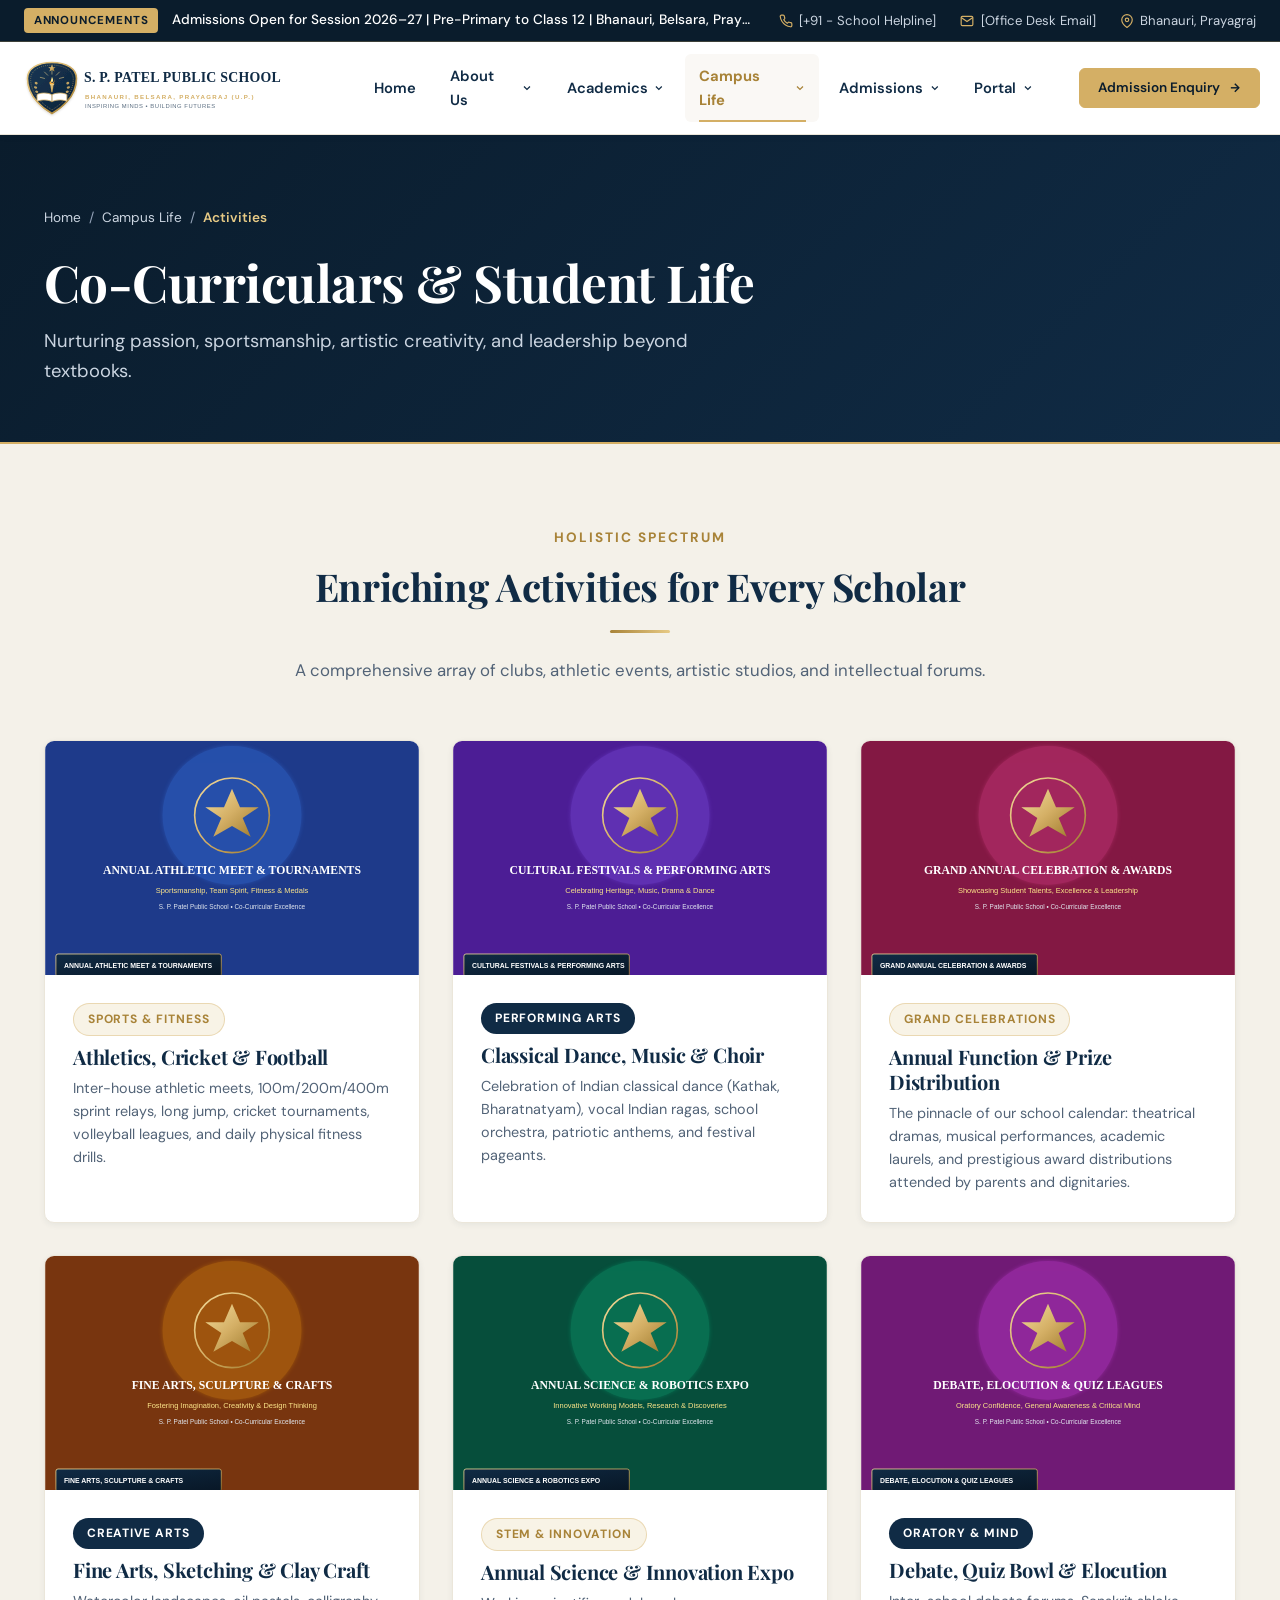
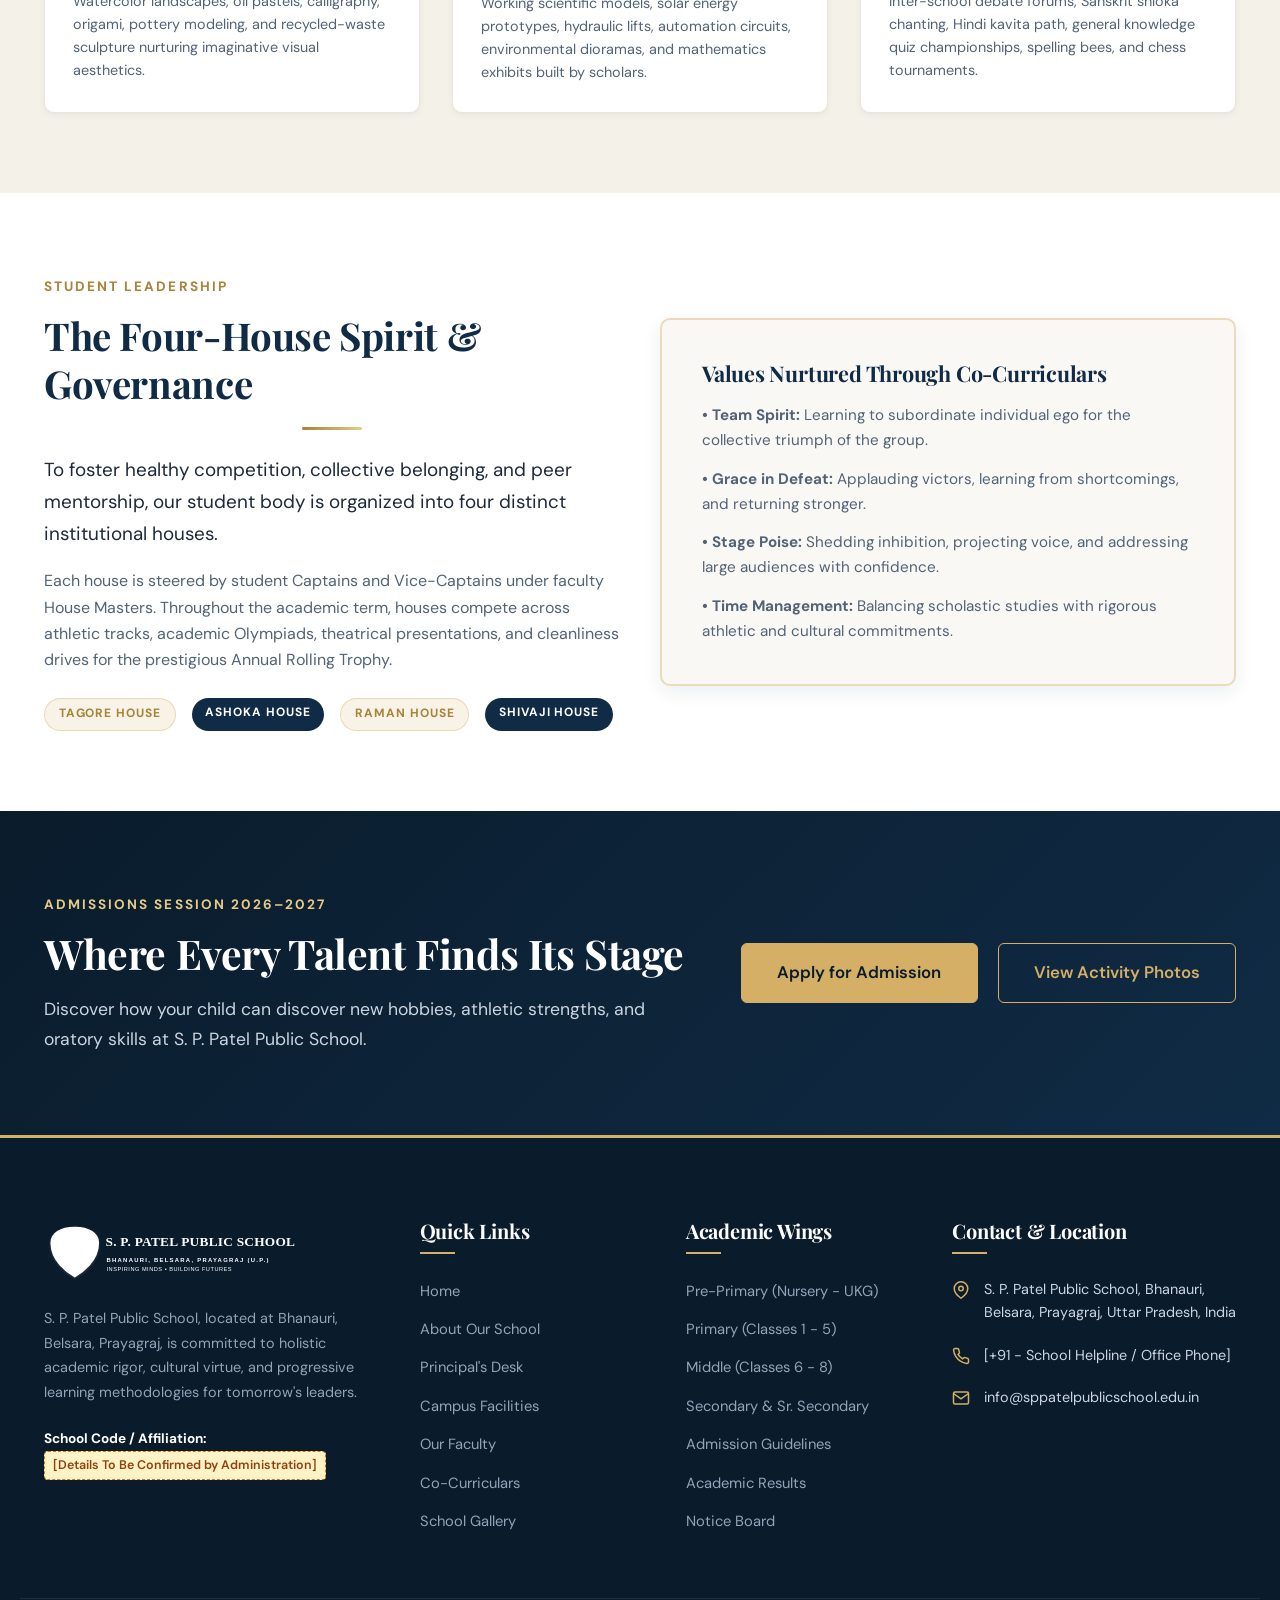
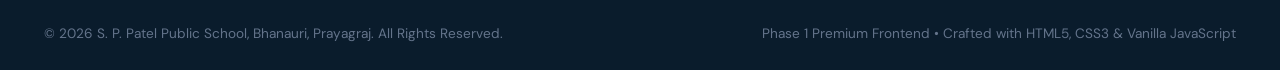
<file: s_p patel/pages/activities.html>
<!DOCTYPE html>
<html lang="en">
<head>
  <meta charset="UTF-8">
  <meta name="viewport" content="width=device-width, initial-scale=1.0">
  <meta http-equiv="X-UA-Compatible" content="ie=edge">
  <title>Co-Curricular Activities &amp; Life | S. P. Patel Public School, Prayagraj</title>
  <meta name="description" content="Explore co-curricular activities, sports, cultural programmes, annual days, arts, and science exhibitions at S. P. Patel Public School, Bhanauri, Prayagraj.">
  
  <link rel="icon" type="image/svg+xml" href="../assets/logo/school-crest.svg">
  <link rel="stylesheet" href="../css/style.css">
  <link rel="stylesheet" href="../css/components.css">
  <link rel="stylesheet" href="../css/responsive.css">
</head>
<body>

  <!-- Announcement Bar -->
  <aside class="announcement-bar" aria-label="Announcements">
    <div class="container announcement-inner">
      <div class="announcement-left">
        <span class="announcement-badge">Announcements</span>
        <span class="announcement-text">
          Admissions Open for Session 2026–27 | Pre-Primary to Class 12 | Bhanauri, Belsara, Prayagraj
        </span>
      </div>
      <div class="announcement-right">
        <a href="tel:+919876543210" class="announcement-link">
          <svg viewBox="0 0 24 24" fill="none" stroke="currentColor" stroke-width="2"><path d="M22 16.92v3a2 2 0 0 1-2.18 2 19.79 19.79 0 0 1-8.63-3.07 19.5 19.5 0 0 1-6-6 19.79 19.79 0 0 1-3.07-8.67A2 2 0 0 1 4.11 2h3a2 2 0 0 1 2 1.72 12.84 12.84 0 0 0 .7 2.81 2 2 0 0 1-.45 2.11L8.09 9.91a16 16 0 0 0 6 6l1.27-1.27a2 2 0 0 1 2.11-.45 12.84 12.84 0 0 0 2.81.7A2 2 0 0 1 22 16.92z"></path></svg>
          <span>[+91 - School Helpline]</span>
        </a>
        <a href="mailto:info@sppatelpublicschool.edu.in" class="announcement-link">
          <svg viewBox="0 0 24 24" fill="none" stroke="currentColor" stroke-width="2"><path d="M4 4h16c1.1 0 2 .9 2 2v12c0 1.1-.9 2-2 2H4c-1.1 0-2-.9-2-2V6c0-1.1.9-2 2-2z"></path><polyline points="22,6 12,13 2,6"></polyline></svg>
          <span>[Office Desk Email]</span>
        </a>
        <span class="announcement-link">
          <svg viewBox="0 0 24 24" fill="none" stroke="currentColor" stroke-width="2"><path d="M21 10c0 7-9 13-9 13s-9-6-9-13a9 9 0 0 1 18 0z"></path><circle cx="12" cy="10" r="3"></circle></svg>
          <span>Bhanauri, Prayagraj</span>
        </span>
      </div>
    </div>
  </aside>

  <!-- Main Header -->
  <header class="site-header" id="mainHeader">
    <div class="container header-inner">
      <a href="../index.html" class="brand-logo" aria-label="S. P. Patel Public School Home">
        <img src="../assets/logo/school-logo.svg" alt="S. P. Patel Public School Emblem" class="brand-crest-img">
      </a>

      <!-- Mobile Hamburger Toggle -->
      <button class="mobile-nav-toggle" aria-label="Toggle navigation menu" aria-expanded="false">
        <span class="hamburger-line"></span>
        <span class="hamburger-line"></span>
        <span class="hamburger-line"></span>
      </button>

      <!-- Navigation Menu -->
      <nav class="nav-menu-wrapper" aria-label="Main Navigation">
        <ul class="nav-list">
          <li class="nav-item">
            <a href="../index.html" class="nav-link">Home</a>
          </li>

          <!-- Dropdown: About Us -->
          <li class="nav-item has-dropdown">
            <a href="about.html" class="nav-link" aria-haspopup="true" aria-expanded="false">
              About Us
              <svg class="dropdown-icon" viewBox="0 0 24 24" fill="none" stroke="currentColor" stroke-width="2.5"><polyline points="6 9 12 15 18 9"></polyline></svg>
            </a>
            <ul class="dropdown-menu">
              <li><a href="about.html#overview" class="dropdown-link">School Overview</a></li>
              <li><a href="about.html#story" class="dropdown-link">Our Story &amp; Heritage</a></li>
              <li><a href="about.html#vision" class="dropdown-link">Vision &amp; Mission</a></li>
              <li><a href="principal.html" class="dropdown-link">Principal's Message</a></li>
            </ul>
          </li>

          <!-- Dropdown: Academics -->
          <li class="nav-item has-dropdown">
            <a href="academics.html" class="nav-link" aria-haspopup="true" aria-expanded="false">
              Academics
              <svg class="dropdown-icon" viewBox="0 0 24 24" fill="none" stroke="currentColor" stroke-width="2.5"><polyline points="6 9 12 15 18 9"></polyline></svg>
            </a>
            <ul class="dropdown-menu">
              <li><a href="academics.html#pre-primary" class="dropdown-link">Pre-Primary (Nursery to UKG)</a></li>
              <li><a href="academics.html#primary" class="dropdown-link">Primary (Classes 1–5)</a></li>
              <li><a href="academics.html#middle" class="dropdown-link">Middle (Classes 6–8)</a></li>
              <li><a href="academics.html#secondary" class="dropdown-link">Secondary &amp; Senior Secondary</a></li>
            </ul>
          </li>

          <!-- Dropdown: Campus Life (Active) -->
          <li class="nav-item has-dropdown active">
            <a href="facilities.html" class="nav-link active-page" aria-haspopup="true" aria-expanded="false">
              Campus Life
              <svg class="dropdown-icon" viewBox="0 0 24 24" fill="none" stroke="currentColor" stroke-width="2.5"><polyline points="6 9 12 15 18 9"></polyline></svg>
            </a>
            <ul class="dropdown-menu">
              <li><a href="facilities.html" class="dropdown-link">Facilities &amp; Infrastructure</a></li>
              <li><a href="teachers.html" class="dropdown-link">Our Teachers &amp; Faculty</a></li>
              <li><a href="activities.html" class="dropdown-link active-page">Co-Curricular Activities</a></li>
              <li><a href="gallery.html" class="dropdown-link">School Gallery</a></li>
            </ul>
          </li>

          <!-- Dropdown: Admissions -->
          <li class="nav-item has-dropdown">
            <a href="admissions.html" class="nav-link" aria-haspopup="true" aria-expanded="false">
              Admissions
              <svg class="dropdown-icon" viewBox="0 0 24 24" fill="none" stroke="currentColor" stroke-width="2.5"><polyline points="6 9 12 15 18 9"></polyline></svg>
            </a>
            <ul class="dropdown-menu">
              <li><a href="admissions.html#overview" class="dropdown-link">Admission Overview</a></li>
              <li><a href="admissions.html#process" class="dropdown-link">Admission Process</a></li>
              <li><a href="admissions.html#eligibility" class="dropdown-link">Eligibility Criteria</a></li>
              <li><a href="admissions.html#fee-structure" class="dropdown-link">Fee Structure</a></li>
              <li><a href="admissions.html#documents" class="dropdown-link">Required Documents</a></li>
            </ul>
          </li>

          <!-- Dropdown: Portal -->
          <li class="nav-item has-dropdown">
            <a href="notices.html" class="nav-link" aria-haspopup="true" aria-expanded="false">
              Portal
              <svg class="dropdown-icon" viewBox="0 0 24 24" fill="none" stroke="currentColor" stroke-width="2.5"><polyline points="6 9 12 15 18 9"></polyline></svg>
            </a>
            <ul class="dropdown-menu">
              <li><a href="notices.html" class="dropdown-link">Notices &amp; Circulars</a></li>
              <li><a href="results.html" class="dropdown-link">Academic Results</a></li>
              <li><a href="contact.html" class="dropdown-link">Contact Us</a></li>
            </ul>
          </li>
        </ul>

        <div class="header-actions">
          <a href="admissions.html#enquiry-form" class="btn btn-secondary btn-sm">
            <span>Admission Enquiry</span>
            <svg width="14" height="14" viewBox="0 0 24 24" fill="none" stroke="currentColor" stroke-width="2.5"><line x1="5" y1="12" x2="19" y2="12"></line><polyline points="12 5 19 12 12 19"></polyline></svg>
          </a>
        </div>
      </nav>
    </div>
  </header>

  <main>
    <!-- Page Hero Banner -->
    <section class="page-hero" aria-label="Activities Hero">
      <div class="container">
        <ul class="breadcrumbs" aria-label="Breadcrumb Navigation">
          <li class="breadcrumb-item"><a href="../index.html">Home</a></li>
          <li class="breadcrumb-item">/</li>
          <li class="breadcrumb-item"><a href="facilities.html">Campus Life</a></li>
          <li class="breadcrumb-item">/</li>
          <li class="breadcrumb-item active" aria-current="page">Activities</li>
        </ul>
        <h1 class="page-hero-title">Co-Curriculars &amp; Student Life</h1>
        <p class="page-hero-subtitle">
          Nurturing passion, sportsmanship, artistic creativity, and leadership beyond textbooks.
        </p>
      </div>
    </section>

    <!-- Activities Showcase Grid -->
    <section class="section-padding bg-cream">
      <div class="container">
        <div class="section-header">
          <div class="eyebrow">Holistic Spectrum</div>
          <h2 class="section-title">Enriching Activities for Every Scholar</h2>
          <div class="gold-divider"></div>
          <p class="section-subtitle">
            A comprehensive array of clubs, athletic events, artistic studios, and intellectual forums.
          </p>
        </div>

        <div class="grid-3">
          <!-- 1. Sports & Athletics -->
          <div class="card" style="padding: 0; overflow: hidden;">
            <div style="aspect-ratio: 16 / 10; overflow: hidden;">
              <img src="../assets/images/activity-sports-day.svg" alt="Annual Sports Meet" style="width: 100%; height: 100%; object-fit: cover;">
            </div>
            <div style="padding: 1.75rem;">
              <span class="badge badge-gold" style="margin-bottom: 0.5rem;">Sports &amp; Fitness</span>
              <h3 style="font-size: 1.25rem; color: var(--color-primary); margin-bottom: 0.5rem;">Athletics, Cricket &amp; Football</h3>
              <p style="font-size: 0.9rem; color: var(--color-text-muted); line-height: 1.6; margin: 0;">
                Inter-house athletic meets, 100m/200m/400m sprint relays, long jump, cricket tournaments, volleyball leagues, and daily physical fitness drills.
              </p>
            </div>
          </div>

          <!-- 2. Cultural Programmes -->
          <div class="card" style="padding: 0; overflow: hidden;">
            <div style="aspect-ratio: 16 / 10; overflow: hidden;">
              <img src="../assets/images/activity-cultural.svg" alt="Cultural Programmes" style="width: 100%; height: 100%; object-fit: cover;">
            </div>
            <div style="padding: 1.75rem;">
              <span class="badge badge-navy" style="margin-bottom: 0.5rem;">Performing Arts</span>
              <h3 style="font-size: 1.25rem; color: var(--color-primary); margin-bottom: 0.5rem;">Classical Dance, Music &amp; Choir</h3>
              <p style="font-size: 0.9rem; color: var(--color-text-muted); line-height: 1.6; margin: 0;">
                Celebration of Indian classical dance (Kathak, Bharatnatyam), vocal Indian ragas, school orchestra, patriotic anthems, and festival pageants.
              </p>
            </div>
          </div>

          <!-- 3. Annual Day Functions -->
          <div class="card" style="padding: 0; overflow: hidden;">
            <div style="aspect-ratio: 16 / 10; overflow: hidden;">
              <img src="../assets/images/activity-annual-day.svg" alt="Annual Day Celebrations" style="width: 100%; height: 100%; object-fit: cover;">
            </div>
            <div style="padding: 1.75rem;">
              <span class="badge badge-gold" style="margin-bottom: 0.5rem;">Grand Celebrations</span>
              <h3 style="font-size: 1.25rem; color: var(--color-primary); margin-bottom: 0.5rem;">Annual Function &amp; Prize Distribution</h3>
              <p style="font-size: 0.9rem; color: var(--color-text-muted); line-height: 1.6; margin: 0;">
                The pinnacle of our school calendar: theatrical dramas, musical performances, academic laurels, and prestigious award distributions attended by parents and dignitaries.
              </p>
            </div>
          </div>

          <!-- 4. Art & Craft Studios -->
          <div class="card" style="padding: 0; overflow: hidden;">
            <div style="aspect-ratio: 16 / 10; overflow: hidden;">
              <img src="../assets/images/activity-art-craft.svg" alt="Art & Craft Studio" style="width: 100%; height: 100%; object-fit: cover;">
            </div>
            <div style="padding: 1.75rem;">
              <span class="badge badge-navy" style="margin-bottom: 0.5rem;">Creative Arts</span>
              <h3 style="font-size: 1.25rem; color: var(--color-primary); margin-bottom: 0.5rem;">Fine Arts, Sketching &amp; Clay Craft</h3>
              <p style="font-size: 0.9rem; color: var(--color-text-muted); line-height: 1.6; margin: 0;">
                Watercolor landscapes, oil pastels, calligraphy, origami, pottery modeling, and recycled-waste sculpture nurturing imaginative visual aesthetics.
              </p>
            </div>
          </div>

          <!-- 5. Science & Robotics Exhibitions -->
          <div class="card" style="padding: 0; overflow: hidden;">
            <div style="aspect-ratio: 16 / 10; overflow: hidden;">
              <img src="../assets/images/activity-science-exhibition.svg" alt="Science Exhibition" style="width: 100%; height: 100%; object-fit: cover;">
            </div>
            <div style="padding: 1.75rem;">
              <span class="badge badge-gold" style="margin-bottom: 0.5rem;">STEM &amp; Innovation</span>
              <h3 style="font-size: 1.25rem; color: var(--color-primary); margin-bottom: 0.5rem;">Annual Science &amp; Innovation Expo</h3>
              <p style="font-size: 0.9rem; color: var(--color-text-muted); line-height: 1.6; margin: 0;">
                Working scientific models, solar energy prototypes, hydraulic lifts, automation circuits, environmental dioramas, and mathematics exhibits built by scholars.
              </p>
            </div>
          </div>

          <!-- 6. Oratory & Debating Competitions -->
          <div class="card" style="padding: 0; overflow: hidden;">
            <div style="aspect-ratio: 16 / 10; overflow: hidden;">
              <img src="../assets/images/activity-competitions.svg" alt="Debate and Quiz Competitions" style="width: 100%; height: 100%; object-fit: cover;">
            </div>
            <div style="padding: 1.75rem;">
              <span class="badge badge-navy" style="margin-bottom: 0.5rem;">Oratory &amp; Mind</span>
              <h3 style="font-size: 1.25rem; color: var(--color-primary); margin-bottom: 0.5rem;">Debate, Quiz Bowl &amp; Elocution</h3>
              <p style="font-size: 0.9rem; color: var(--color-text-muted); line-height: 1.6; margin: 0;">
                Inter-school debate forums, Sanskrit shloka chanting, Hindi kavita path, general knowledge quiz championships, spelling bees, and chess tournaments.
              </p>
            </div>
          </div>
        </div>
      </div>
    </section>

    <!-- House System Section -->
    <section class="section-padding bg-white" aria-labelledby="houseHeading">
      <div class="container">
        <div class="grid-2">
          <div>
            <div class="eyebrow">Student Leadership</div>
            <h2 id="houseHeading" class="section-title">The Four-House Spirit &amp; Governance</h2>
            <div class="gold-divider text-left"></div>
            <p class="lead-text">
              To foster healthy competition, collective belonging, and peer mentorship, our student body is organized into four distinct institutional houses.
            </p>
            <p>
              Each house is steered by student Captains and Vice-Captains under faculty House Masters. Throughout the academic term, houses compete across athletic tracks, academic Olympiads, theatrical presentations, and cleanliness drives for the prestigious Annual Rolling Trophy.
            </p>
            <div style="margin-top: 1.5rem; display: flex; gap: 1rem; flex-wrap: wrap;">
              <span class="badge badge-gold">Tagore House</span>
              <span class="badge badge-navy">Ashoka House</span>
              <span class="badge badge-gold">Raman House</span>
              <span class="badge badge-navy">Shivaji House</span>
            </div>
          </div>

          <div>
            <div class="card" style="padding: 2.5rem; border: 2px solid var(--color-border-gold); background: var(--color-cream-light); box-shadow: var(--shadow-md);">
              <h3 style="font-size: 1.35rem; color: var(--color-primary); margin-bottom: 1rem;">Values Nurtured Through Co-Curriculars</h3>
              <ul style="display: flex; flex-direction: column; gap: 0.85rem; font-size: 0.95rem; color: var(--color-text-muted);">
                <li><strong>• Team Spirit:</strong> Learning to subordinate individual ego for the collective triumph of the group.</li>
                <li><strong>• Grace in Defeat:</strong> Applauding victors, learning from shortcomings, and returning stronger.</li>
                <li><strong>• Stage Poise:</strong> Shedding inhibition, projecting voice, and addressing large audiences with confidence.</li>
                <li><strong>• Time Management:</strong> Balancing scholastic studies with rigorous athletic and cultural commitments.</li>
              </ul>
            </div>
          </div>
        </div>
      </div>
    </section>

    <!-- Admission CTA Banner -->
    <section class="admission-cta-section" aria-label="Admissions Call to Action">
      <div class="container">
        <div class="cta-box">
          <div class="cta-text-col">
            <div class="eyebrow" style="color: var(--color-secondary-light);">Admissions Session 2026–2027</div>
            <h2 class="cta-title">Where Every Talent Finds Its Stage</h2>
            <p class="cta-desc">
              Discover how your child can discover new hobbies, athletic strengths, and oratory skills at S. P. Patel Public School.
            </p>
          </div>
          <div class="cta-actions">
            <a href="admissions.html" class="btn btn-secondary btn-lg">Apply for Admission</a>
            <a href="gallery.html" class="btn btn-outline-gold btn-lg">View Activity Photos</a>
          </div>
        </div>
      </div>
    </section>
  </main>

  <!-- Footer -->
  <footer class="site-footer">
    <div class="container footer-top">
      <div class="footer-grid">
        <div>
          <img src="../assets/logo/school-logo.svg" alt="S. P. Patel Public School" class="footer-brand-img" style="filter: brightness(0) invert(1);">
          <p class="footer-about-text">
            S. P. Patel Public School, located at Bhanauri, Belsara, Prayagraj, is committed to holistic academic rigor, cultural virtue, and progressive learning methodologies for tomorrow's leaders.
          </p>
          <div style="font-size: 0.85rem; color: #94A3B8;">
            <p><strong style="color: #FFFFFF;">School Code / Affiliation:</strong> <span class="placeholder-tag">[Details To Be Confirmed by Administration]</span></p>
          </div>
        </div>

        <div>
          <h4 class="footer-title">Quick Links</h4>
          <ul class="footer-links-list">
            <li><a href="../index.html" class="footer-link">Home</a></li>
            <li><a href="about.html" class="footer-link">About Our School</a></li>
            <li><a href="principal.html" class="footer-link">Principal's Desk</a></li>
            <li><a href="facilities.html" class="footer-link">Campus Facilities</a></li>
            <li><a href="teachers.html" class="footer-link">Our Faculty</a></li>
            <li><a href="activities.html" class="footer-link">Co-Curriculars</a></li>
            <li><a href="gallery.html" class="footer-link">School Gallery</a></li>
          </ul>
        </div>

        <div>
          <h4 class="footer-title">Academic Wings</h4>
          <ul class="footer-links-list">
            <li><a href="academics.html#pre-primary" class="footer-link">Pre-Primary (Nursery - UKG)</a></li>
            <li><a href="academics.html#primary" class="footer-link">Primary (Classes 1 - 5)</a></li>
            <li><a href="academics.html#middle" class="footer-link">Middle (Classes 6 - 8)</a></li>
            <li><a href="academics.html#secondary" class="footer-link">Secondary &amp; Sr. Secondary</a></li>
            <li><a href="admissions.html" class="footer-link">Admission Guidelines</a></li>
            <li><a href="results.html" class="footer-link">Academic Results</a></li>
            <li><a href="notices.html" class="footer-link">Notice Board</a></li>
          </ul>
        </div>

        <div>
          <h4 class="footer-title">Contact &amp; Location</h4>
          <div class="footer-contact-list">
            <div class="footer-contact-item">
              <svg class="footer-contact-icon" viewBox="0 0 24 24" fill="none" stroke="currentColor" stroke-width="2"><path d="M21 10c0 7-9 13-9 13s-9-6-9-13a9 9 0 0 1 18 0z"></path><circle cx="12" cy="10" r="3"></circle></svg>
              <span>S. P. Patel Public School, Bhanauri, Belsara, Prayagraj, Uttar Pradesh, India</span>
            </div>
            <div class="footer-contact-item">
              <svg class="footer-contact-icon" viewBox="0 0 24 24" fill="none" stroke="currentColor" stroke-width="2"><path d="M22 16.92v3a2 2 0 0 1-2.18 2 19.79 19.79 0 0 1-8.63-3.07 19.5 19.5 0 0 1-6-6 19.79 19.79 0 0 1-3.07-8.67A2 2 0 0 1 4.11 2h3a2 2 0 0 1 2 1.72 12.84 12.84 0 0 0 .7 2.81 2 2 0 0 1-.45 2.11L8.09 9.91a16 16 0 0 0 6 6l1.27-1.27a2 2 0 0 1 2.11-.45 12.84 12.84 0 0 0 2.81.7A2 2 0 0 1 22 16.92z"></path></svg>
              <span>[+91 - School Helpline / Office Phone]</span>
            </div>
            <div class="footer-contact-item">
              <svg class="footer-contact-icon" viewBox="0 0 24 24" fill="none" stroke="currentColor" stroke-width="2"><path d="M4 4h16c1.1 0 2 .9 2 2v12c0 1.1-.9 2-2 2H4c-1.1 0-2-.9-2-2V6c0-1.1.9-2 2-2z"></path><polyline points="22,6 12,13 2,6"></polyline></svg>
              <span>info@sppatelpublicschool.edu.in</span>
            </div>
          </div>
        </div>
      </div>
    </div>

    <div class="footer-bottom">
      <div class="container footer-bottom-inner">
        <div>&copy; <span class="current-year">2026</span> S. P. Patel Public School, Bhanauri, Prayagraj. All Rights Reserved.</div>
        <div><span>Phase 1 Premium Frontend • Crafted with HTML5, CSS3 &amp; Vanilla JavaScript</span></div>
      </div>
    </div>
  </footer>

  <button class="back-to-top" aria-label="Back to Top">
    <svg width="20" height="20" viewBox="0 0 24 24" fill="none" stroke="currentColor" stroke-width="3"><polyline points="18 15 12 9 6 15"></polyline></svg>
  </button>

  <script src="../js/navigation.js"></script>
  <script src="../js/main.js"></script>
</body>
</html>
</file>
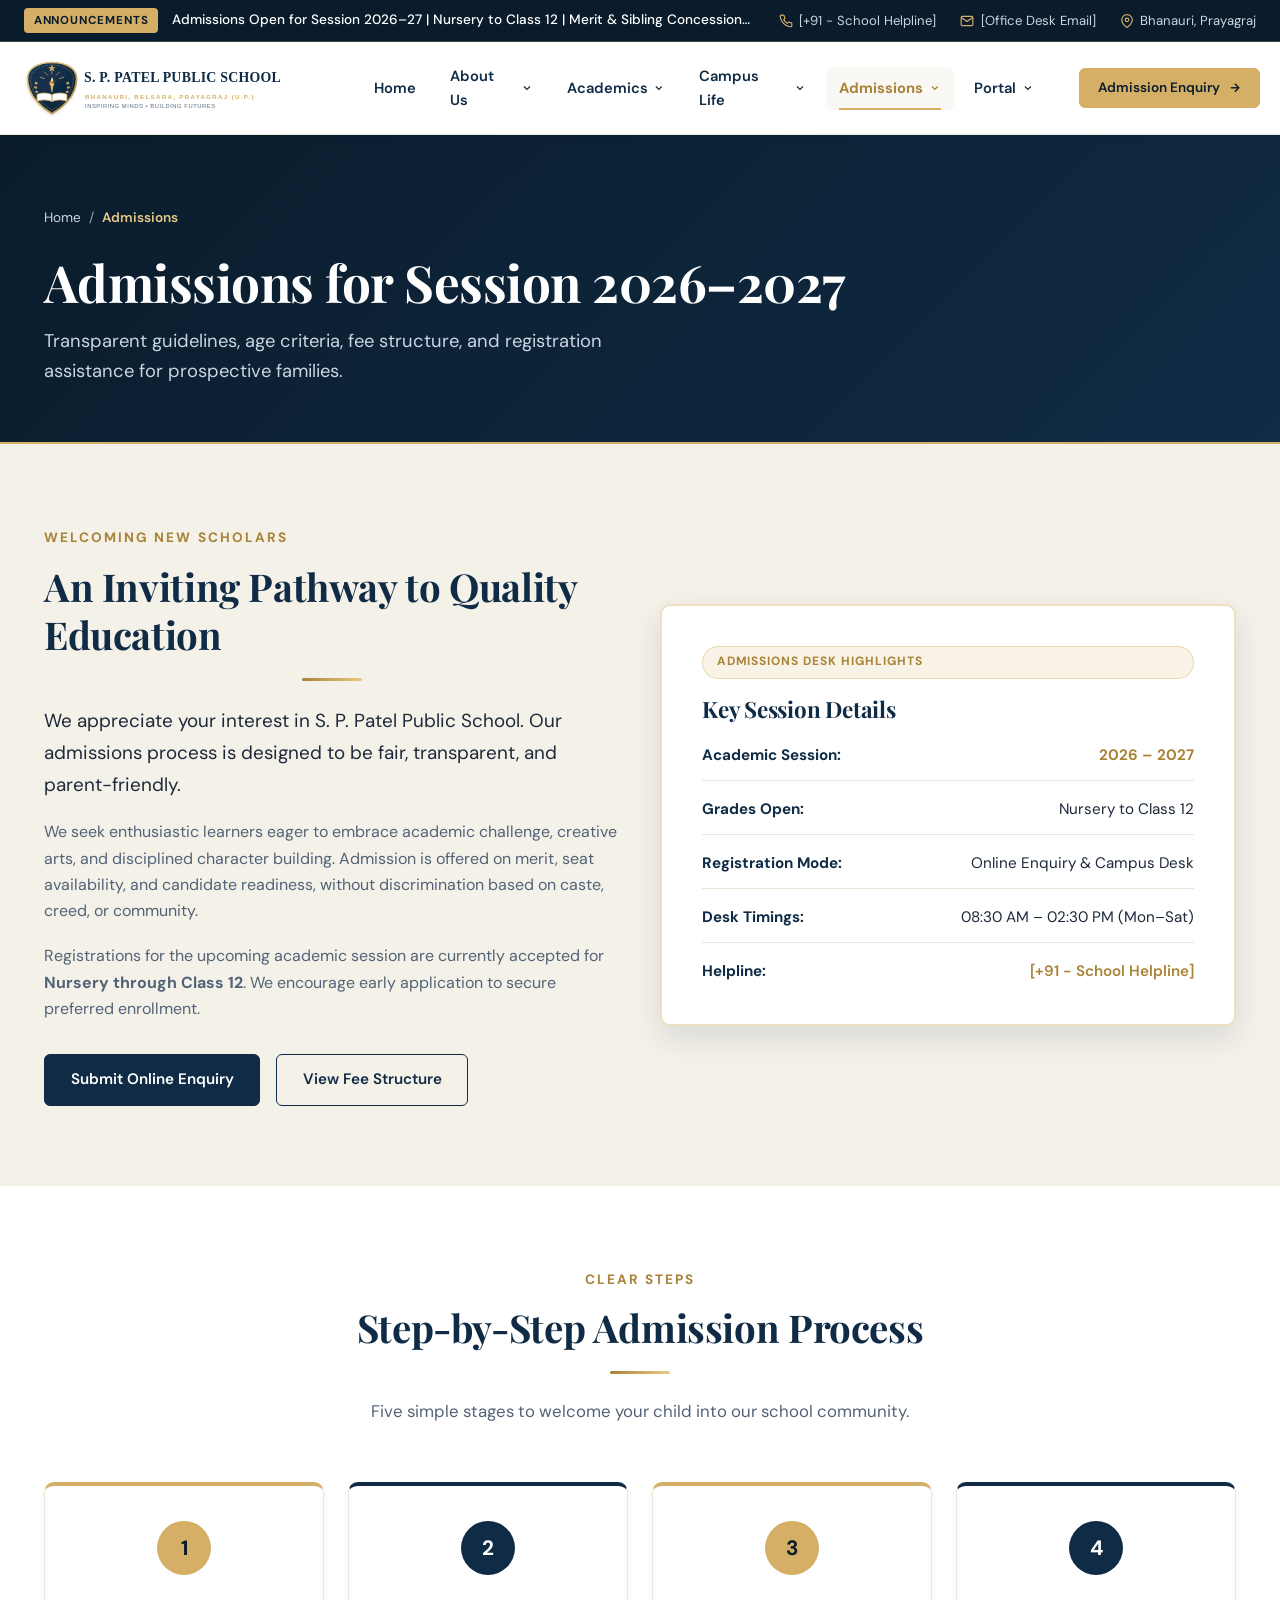
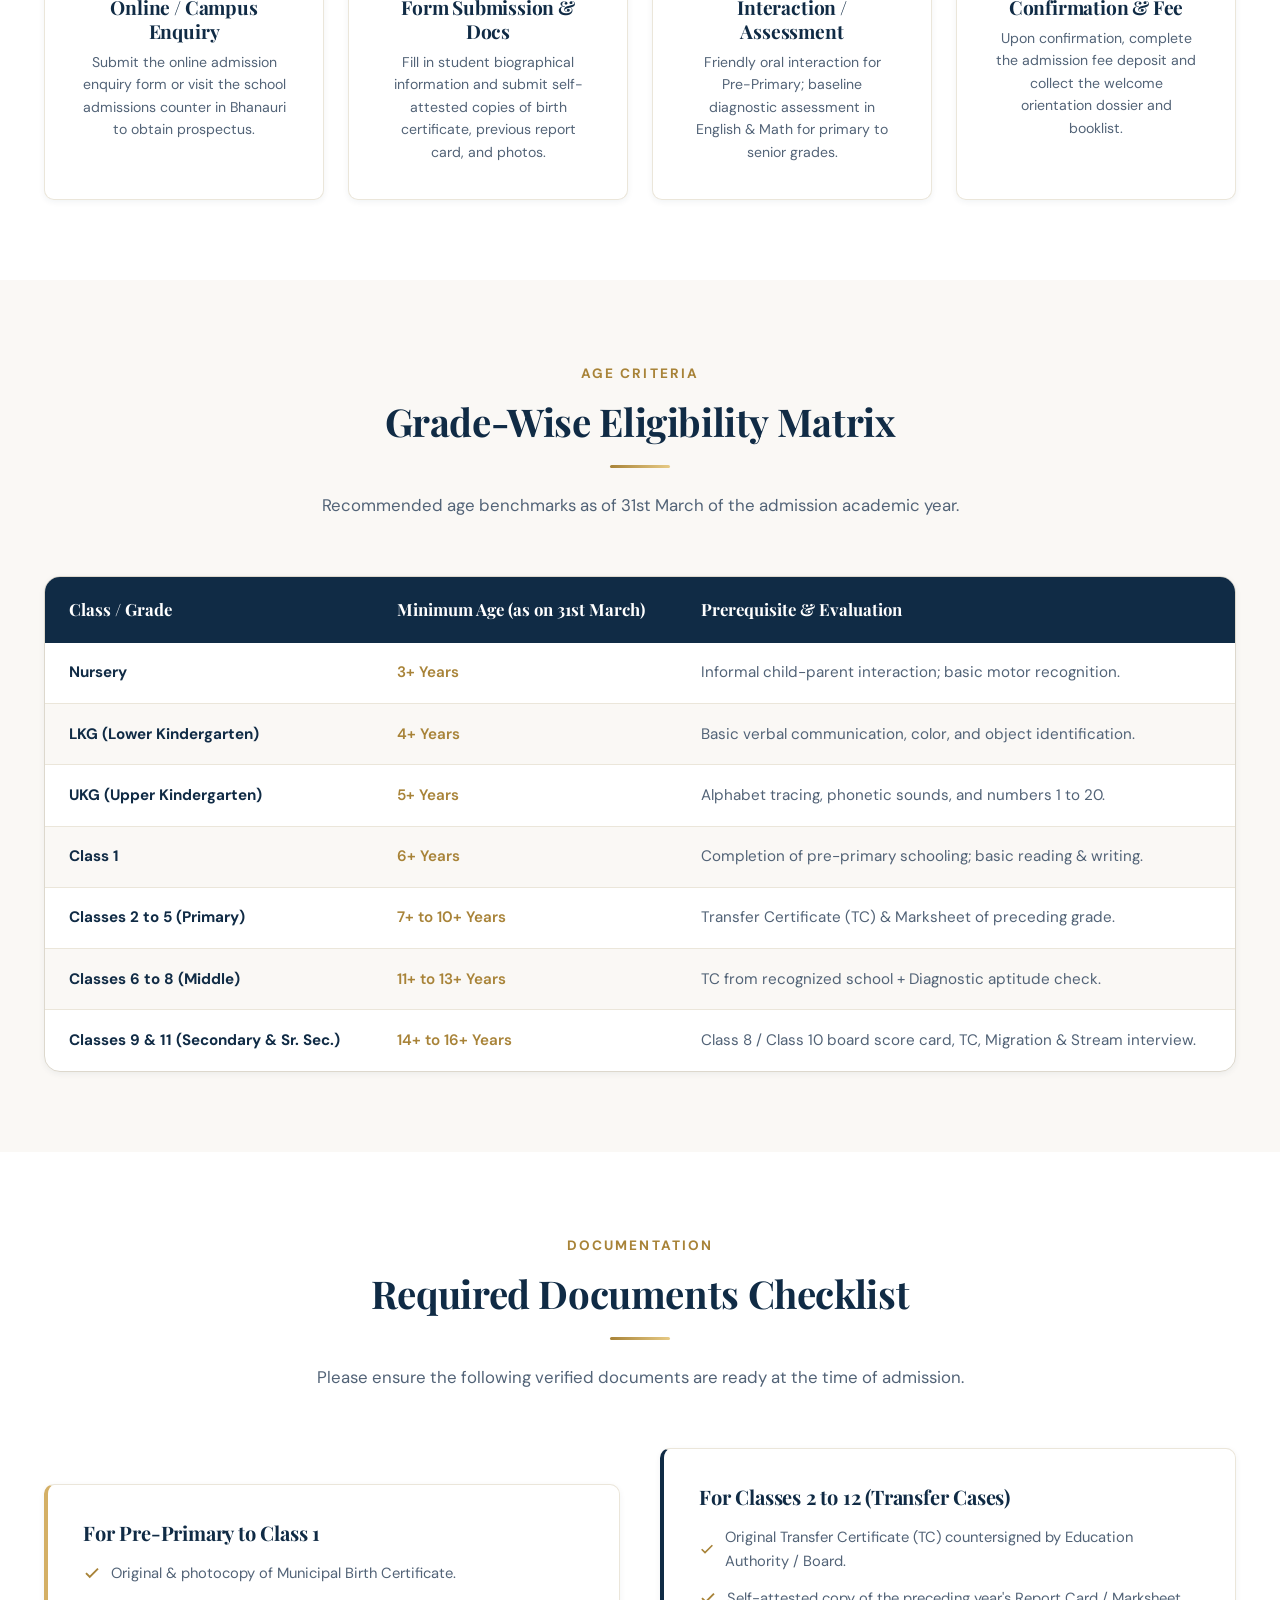
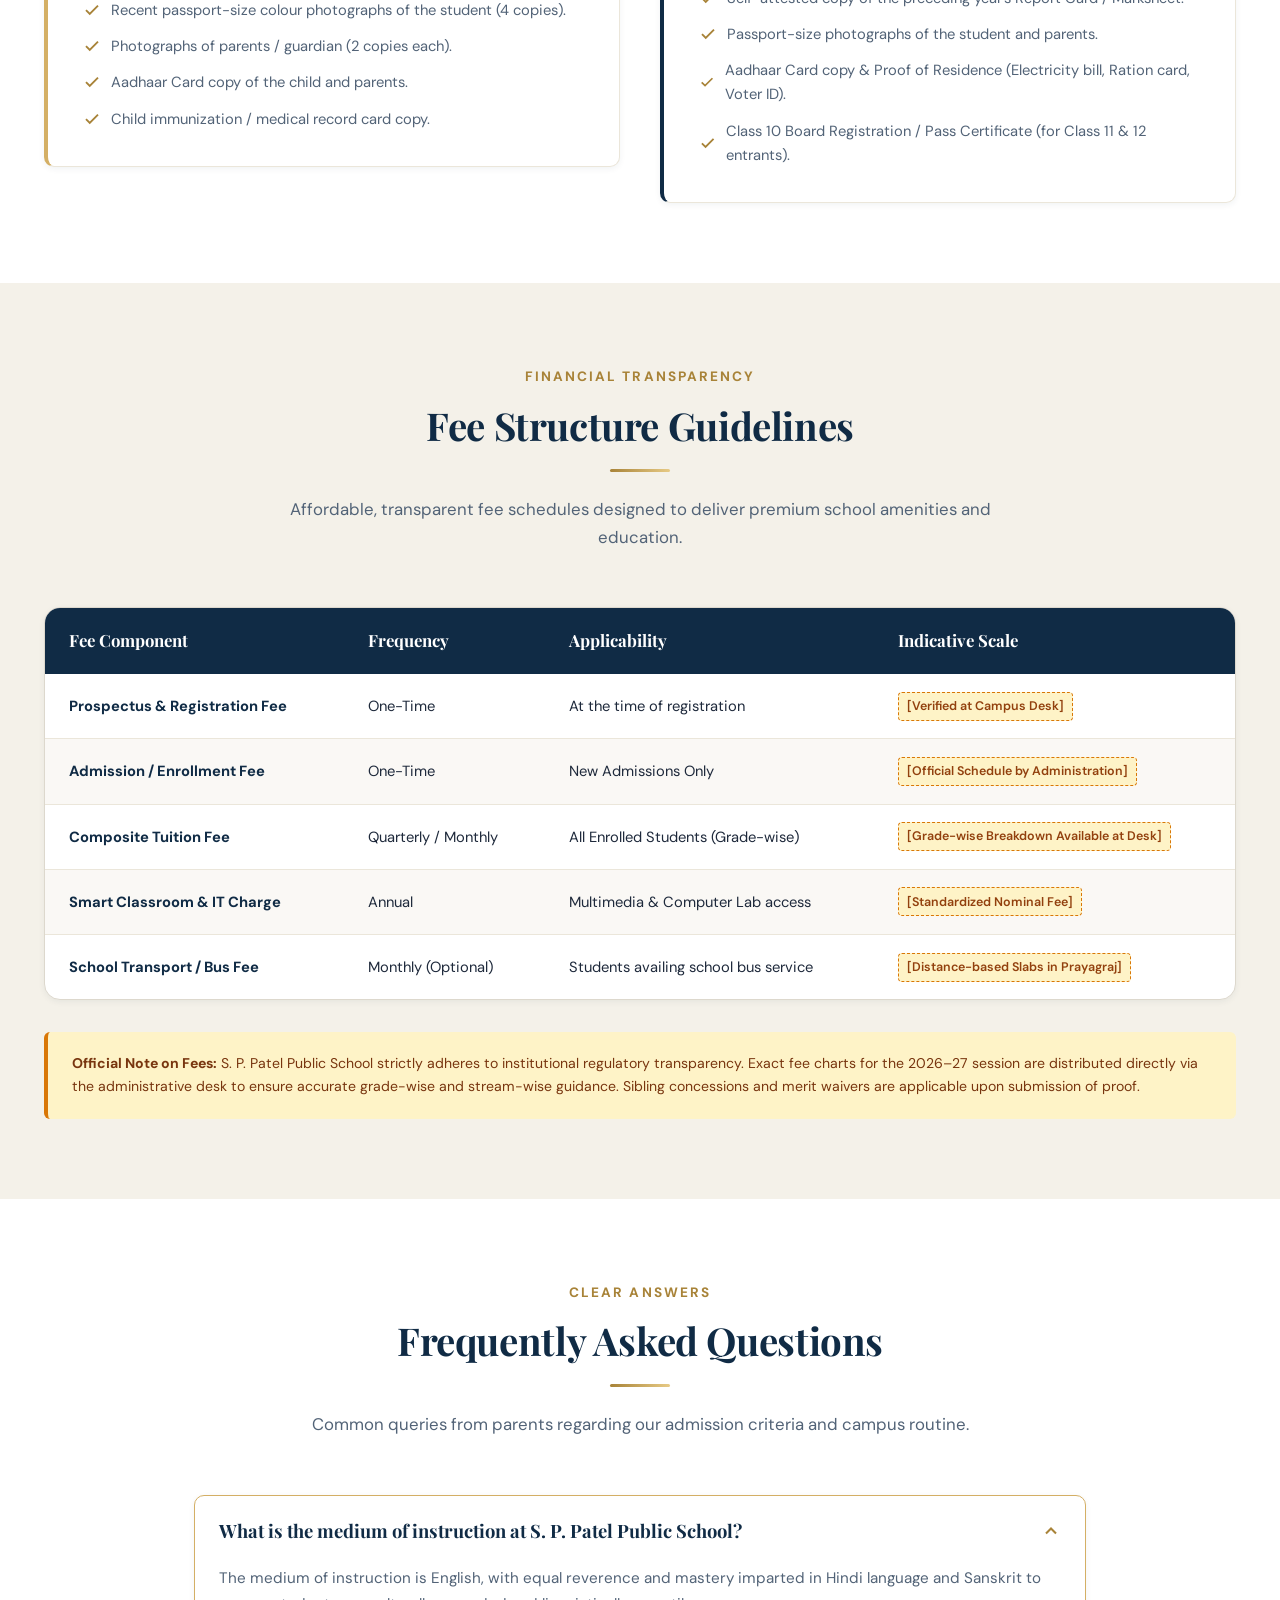
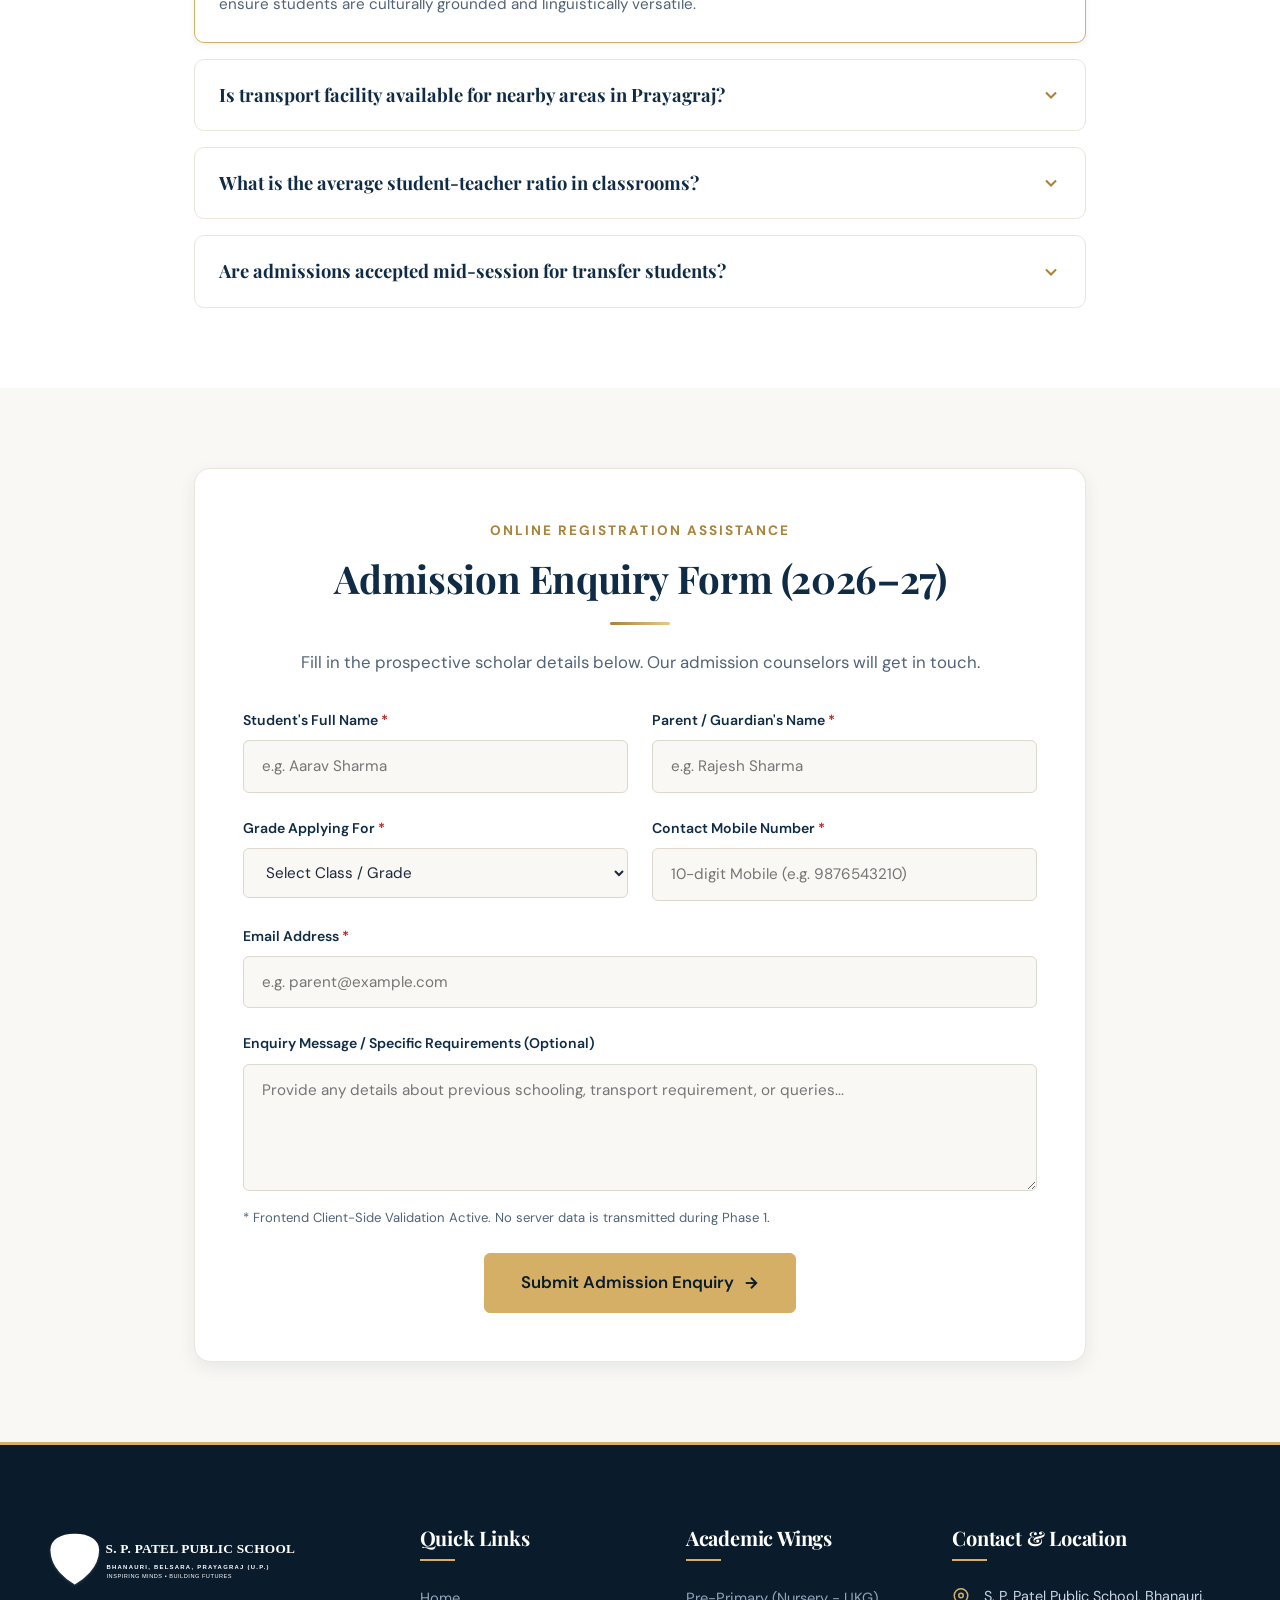
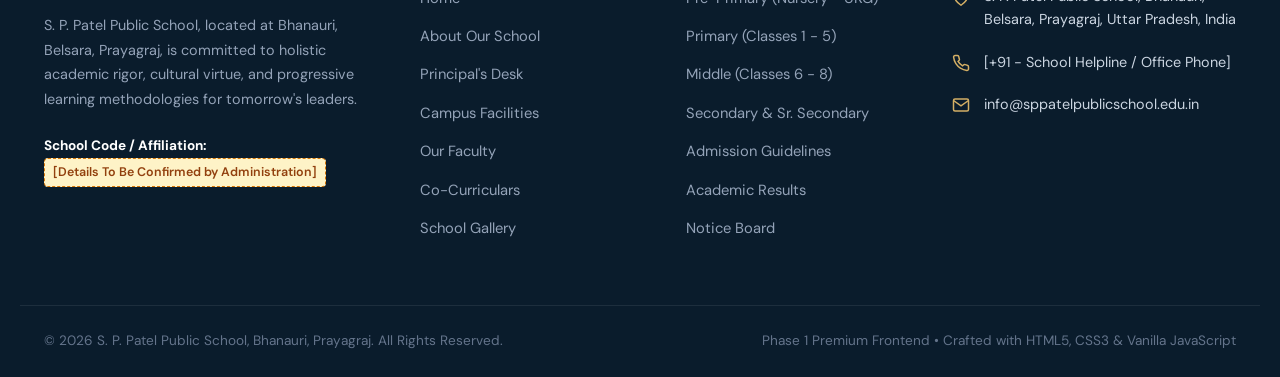
<file: s_p patel/pages/admissions.html>
<!DOCTYPE html>
<html lang="en">
<head>
  <meta charset="UTF-8">
  <meta name="viewport" content="width=device-width, initial-scale=1.0">
  <meta http-equiv="X-UA-Compatible" content="ie=edge">
  <title>Admissions 2026–2027 | S. P. Patel Public School, Prayagraj</title>
  <meta name="description" content="Official admission guidelines, eligibility criteria, fee structure, required documents, and online enquiry form for S. P. Patel Public School, Bhanauri, Prayagraj.">
  
  <link rel="icon" type="image/svg+xml" href="../assets/logo/school-crest.svg">
  <link rel="stylesheet" href="../css/style.css">
  <link rel="stylesheet" href="../css/components.css">
  <link rel="stylesheet" href="../css/responsive.css">
</head>
<body>

  <!-- Announcement Bar -->
  <aside class="announcement-bar" aria-label="Announcements">
    <div class="container announcement-inner">
      <div class="announcement-left">
        <span class="announcement-badge">Announcements</span>
        <span class="announcement-text">
          Admissions Open for Session 2026–27 | Nursery to Class 12 | Merit &amp; Sibling Concessions Available
        </span>
      </div>
      <div class="announcement-right">
        <a href="tel:+919876543210" class="announcement-link">
          <svg viewBox="0 0 24 24" fill="none" stroke="currentColor" stroke-width="2"><path d="M22 16.92v3a2 2 0 0 1-2.18 2 19.79 19.79 0 0 1-8.63-3.07 19.5 19.5 0 0 1-6-6 19.79 19.79 0 0 1-3.07-8.67A2 2 0 0 1 4.11 2h3a2 2 0 0 1 2 1.72 12.84 12.84 0 0 0 .7 2.81 2 2 0 0 1-.45 2.11L8.09 9.91a16 16 0 0 0 6 6l1.27-1.27a2 2 0 0 1 2.11-.45 12.84 12.84 0 0 0 2.81.7A2 2 0 0 1 22 16.92z"></path></svg>
          <span>[+91 - School Helpline]</span>
        </a>
        <a href="mailto:info@sppatelpublicschool.edu.in" class="announcement-link">
          <svg viewBox="0 0 24 24" fill="none" stroke="currentColor" stroke-width="2"><path d="M4 4h16c1.1 0 2 .9 2 2v12c0 1.1-.9 2-2 2H4c-1.1 0-2-.9-2-2V6c0-1.1.9-2 2-2z"></path><polyline points="22,6 12,13 2,6"></polyline></svg>
          <span>[Office Desk Email]</span>
        </a>
        <span class="announcement-link">
          <svg viewBox="0 0 24 24" fill="none" stroke="currentColor" stroke-width="2"><path d="M21 10c0 7-9 13-9 13s-9-6-9-13a9 9 0 0 1 18 0z"></path><circle cx="12" cy="10" r="3"></circle></svg>
          <span>Bhanauri, Prayagraj</span>
        </span>
      </div>
    </div>
  </aside>

  <!-- Main Header -->
  <header class="site-header" id="mainHeader">
    <div class="container header-inner">
      <a href="../index.html" class="brand-logo" aria-label="S. P. Patel Public School Home">
        <img src="../assets/logo/school-logo.svg" alt="S. P. Patel Public School Emblem" class="brand-crest-img">
      </a>

      <!-- Mobile Hamburger Toggle -->
      <button class="mobile-nav-toggle" aria-label="Toggle navigation menu" aria-expanded="false">
        <span class="hamburger-line"></span>
        <span class="hamburger-line"></span>
        <span class="hamburger-line"></span>
      </button>

      <!-- Navigation Menu -->
      <nav class="nav-menu-wrapper" aria-label="Main Navigation">
        <ul class="nav-list">
          <li class="nav-item">
            <a href="../index.html" class="nav-link">Home</a>
          </li>

          <!-- Dropdown: About Us -->
          <li class="nav-item has-dropdown">
            <a href="about.html" class="nav-link" aria-haspopup="true" aria-expanded="false">
              About Us
              <svg class="dropdown-icon" viewBox="0 0 24 24" fill="none" stroke="currentColor" stroke-width="2.5"><polyline points="6 9 12 15 18 9"></polyline></svg>
            </a>
            <ul class="dropdown-menu">
              <li><a href="about.html#overview" class="dropdown-link">School Overview</a></li>
              <li><a href="about.html#story" class="dropdown-link">Our Story &amp; Heritage</a></li>
              <li><a href="about.html#vision" class="dropdown-link">Vision &amp; Mission</a></li>
              <li><a href="principal.html" class="dropdown-link">Principal's Message</a></li>
            </ul>
          </li>

          <!-- Dropdown: Academics -->
          <li class="nav-item has-dropdown">
            <a href="academics.html" class="nav-link" aria-haspopup="true" aria-expanded="false">
              Academics
              <svg class="dropdown-icon" viewBox="0 0 24 24" fill="none" stroke="currentColor" stroke-width="2.5"><polyline points="6 9 12 15 18 9"></polyline></svg>
            </a>
            <ul class="dropdown-menu">
              <li><a href="academics.html#pre-primary" class="dropdown-link">Pre-Primary (Nursery to UKG)</a></li>
              <li><a href="academics.html#primary" class="dropdown-link">Primary (Classes 1–5)</a></li>
              <li><a href="academics.html#middle" class="dropdown-link">Middle (Classes 6–8)</a></li>
              <li><a href="academics.html#secondary" class="dropdown-link">Secondary &amp; Senior Secondary</a></li>
            </ul>
          </li>

          <!-- Dropdown: Campus Life -->
          <li class="nav-item has-dropdown">
            <a href="facilities.html" class="nav-link" aria-haspopup="true" aria-expanded="false">
              Campus Life
              <svg class="dropdown-icon" viewBox="0 0 24 24" fill="none" stroke="currentColor" stroke-width="2.5"><polyline points="6 9 12 15 18 9"></polyline></svg>
            </a>
            <ul class="dropdown-menu">
              <li><a href="facilities.html" class="dropdown-link">Facilities &amp; Infrastructure</a></li>
              <li><a href="teachers.html" class="dropdown-link">Our Teachers &amp; Faculty</a></li>
              <li><a href="activities.html" class="dropdown-link">Co-Curricular Activities</a></li>
              <li><a href="gallery.html" class="dropdown-link">School Gallery</a></li>
            </ul>
          </li>

          <!-- Dropdown: Admissions (Active) -->
          <li class="nav-item has-dropdown active">
            <a href="admissions.html" class="nav-link active-page" aria-haspopup="true" aria-expanded="false">
              Admissions
              <svg class="dropdown-icon" viewBox="0 0 24 24" fill="none" stroke="currentColor" stroke-width="2.5"><polyline points="6 9 12 15 18 9"></polyline></svg>
            </a>
            <ul class="dropdown-menu">
              <li><a href="admissions.html#overview" class="dropdown-link">Admission Overview</a></li>
              <li><a href="admissions.html#process" class="dropdown-link">Admission Process</a></li>
              <li><a href="admissions.html#eligibility" class="dropdown-link">Eligibility Criteria</a></li>
              <li><a href="admissions.html#fee-structure" class="dropdown-link">Fee Structure</a></li>
              <li><a href="admissions.html#documents" class="dropdown-link">Required Documents</a></li>
            </ul>
          </li>

          <!-- Dropdown: Portal -->
          <li class="nav-item has-dropdown">
            <a href="notices.html" class="nav-link" aria-haspopup="true" aria-expanded="false">
              Portal
              <svg class="dropdown-icon" viewBox="0 0 24 24" fill="none" stroke="currentColor" stroke-width="2.5"><polyline points="6 9 12 15 18 9"></polyline></svg>
            </a>
            <ul class="dropdown-menu">
              <li><a href="notices.html" class="dropdown-link">Notices &amp; Circulars</a></li>
              <li><a href="results.html" class="dropdown-link">Academic Results</a></li>
              <li><a href="contact.html" class="dropdown-link">Contact Us</a></li>
            </ul>
          </li>
        </ul>

        <div class="header-actions">
          <a href="#enquiry-form" class="btn btn-secondary btn-sm">
            <span>Admission Enquiry</span>
            <svg width="14" height="14" viewBox="0 0 24 24" fill="none" stroke="currentColor" stroke-width="2.5"><line x1="5" y1="12" x2="19" y2="12"></line><polyline points="12 5 19 12 12 19"></polyline></svg>
          </a>
        </div>
      </nav>
    </div>
  </header>

  <main>
    <!-- Page Hero Banner -->
    <section class="page-hero" aria-label="Admissions Hero">
      <div class="container">
        <ul class="breadcrumbs" aria-label="Breadcrumb Navigation">
          <li class="breadcrumb-item"><a href="../index.html">Home</a></li>
          <li class="breadcrumb-item">/</li>
          <li class="breadcrumb-item active" aria-current="page">Admissions</li>
        </ul>
        <h1 class="page-hero-title">Admissions for Session 2026–2027</h1>
        <p class="page-hero-subtitle">
          Transparent guidelines, age criteria, fee structure, and registration assistance for prospective families.
        </p>
      </div>
    </section>

    <!-- 1. Admission Overview Section -->
    <section class="section-padding bg-cream" id="overview" aria-labelledby="overviewHeading">
      <div class="container">
        <div class="grid-2">
          <div>
            <div class="eyebrow">Welcoming New Scholars</div>
            <h2 id="overviewHeading" class="section-title">An Inviting Pathway to Quality Education</h2>
            <div class="gold-divider text-left"></div>
            <p class="lead-text">
              We appreciate your interest in S. P. Patel Public School. Our admissions process is designed to be fair, transparent, and parent-friendly.
            </p>
            <p>
              We seek enthusiastic learners eager to embrace academic challenge, creative arts, and disciplined character building. Admission is offered on merit, seat availability, and candidate readiness, without discrimination based on caste, creed, or community.
            </p>
            <p>
              Registrations for the upcoming academic session are currently accepted for <strong>Nursery through Class 12</strong>. We encourage early application to secure preferred enrollment.
            </p>

            <div style="margin-top: 2rem; display: flex; gap: 1rem; flex-wrap: wrap;">
              <a href="#enquiry-form" class="btn btn-primary">Submit Online Enquiry</a>
              <a href="#fee-structure" class="btn btn-outline-navy">View Fee Structure</a>
            </div>
          </div>

          <div>
            <!-- Quick Summary Card -->
            <div class="card" style="border: 2px solid var(--color-border-gold); padding: 2.5rem; background: var(--color-white); box-shadow: var(--shadow-lg);">
              <span class="badge badge-gold" style="margin-bottom: 1rem;">Admissions Desk Highlights</span>
              <h3 style="font-size: 1.4rem; color: var(--color-primary); margin-bottom: 1.25rem;">Key Session Details</h3>

              <div style="display: flex; flex-direction: column; gap: 1rem; font-size: 0.95rem;">
                <div style="display: flex; justify-content: space-between; border-bottom: 1px solid var(--color-border-light); padding-bottom: 0.75rem;">
                  <strong style="color: var(--color-primary);">Academic Session:</strong>
                  <span style="color: var(--color-secondary-dark); font-weight: 700;">2026 – 2027</span>
                </div>
                <div style="display: flex; justify-content: space-between; border-bottom: 1px solid var(--color-border-light); padding-bottom: 0.75rem;">
                  <strong style="color: var(--color-primary);">Grades Open:</strong>
                  <span>Nursery to Class 12</span>
                </div>
                <div style="display: flex; justify-content: space-between; border-bottom: 1px solid var(--color-border-light); padding-bottom: 0.75rem;">
                  <strong style="color: var(--color-primary);">Registration Mode:</strong>
                  <span>Online Enquiry &amp; Campus Desk</span>
                </div>
                <div style="display: flex; justify-content: space-between; border-bottom: 1px solid var(--color-border-light); padding-bottom: 0.75rem;">
                  <strong style="color: var(--color-primary);">Desk Timings:</strong>
                  <span>08:30 AM – 02:30 PM (Mon–Sat)</span>
                </div>
                <div style="display: flex; justify-content: space-between;">
                  <strong style="color: var(--color-primary);">Helpline:</strong>
                  <span style="color: var(--color-secondary-dark); font-weight: 600;">[+91 - School Helpline]</span>
                </div>
              </div>
            </div>
          </div>
        </div>
      </div>
    </section>

    <!-- 2. Step-by-Step Admission Process -->
    <section class="section-padding bg-white" id="process" aria-labelledby="processHeading">
      <div class="container">
        <div class="section-header">
          <div class="eyebrow">Clear Steps</div>
          <h2 id="processHeading" class="section-title">Step-by-Step Admission Process</h2>
          <div class="gold-divider"></div>
          <p class="section-subtitle">Five simple stages to welcome your child into our school community.</p>
        </div>

        <div class="grid-4" style="gap: 1.5rem;">
          <!-- Step 1 -->
          <div class="card" style="text-align: center; border-top: 4px solid var(--color-secondary);">
            <div style="width: 54px; height: 54px; border-radius: 50%; background: var(--color-secondary); color: var(--color-primary-dark); font-size: 1.3rem; font-weight: 700; display: flex; align-items: center; justify-content: center; margin: 0 auto 1.25rem auto;">
              1
            </div>
            <h3 style="font-size: 1.2rem; color: var(--color-primary); margin-bottom: 0.5rem;">Online / Campus Enquiry</h3>
            <p style="font-size: 0.88rem; color: var(--color-text-muted); line-height: 1.6; margin: 0;">
              Submit the online admission enquiry form or visit the school admissions counter in Bhanauri to obtain prospectus.
            </p>
          </div>

          <!-- Step 2 -->
          <div class="card" style="text-align: center; border-top: 4px solid var(--color-primary);">
            <div style="width: 54px; height: 54px; border-radius: 50%; background: var(--color-primary); color: var(--color-white); font-size: 1.3rem; font-weight: 700; display: flex; align-items: center; justify-content: center; margin: 0 auto 1.25rem auto;">
              2
            </div>
            <h3 style="font-size: 1.2rem; color: var(--color-primary); margin-bottom: 0.5rem;">Form Submission &amp; Docs</h3>
            <p style="font-size: 0.88rem; color: var(--color-text-muted); line-height: 1.6; margin: 0;">
              Fill in student biographical information and submit self-attested copies of birth certificate, previous report card, and photos.
            </p>
          </div>

          <!-- Step 3 -->
          <div class="card" style="text-align: center; border-top: 4px solid var(--color-secondary);">
            <div style="width: 54px; height: 54px; border-radius: 50%; background: var(--color-secondary); color: var(--color-primary-dark); font-size: 1.3rem; font-weight: 700; display: flex; align-items: center; justify-content: center; margin: 0 auto 1.25rem auto;">
              3
            </div>
            <h3 style="font-size: 1.2rem; color: var(--color-primary); margin-bottom: 0.5rem;">Interaction / Assessment</h3>
            <p style="font-size: 0.88rem; color: var(--color-text-muted); line-height: 1.6; margin: 0;">
              Friendly oral interaction for Pre-Primary; baseline diagnostic assessment in English &amp; Math for primary to senior grades.
            </p>
          </div>

          <!-- Step 4 -->
          <div class="card" style="text-align: center; border-top: 4px solid var(--color-primary);">
            <div style="width: 54px; height: 54px; border-radius: 50%; background: var(--color-primary); color: var(--color-white); font-size: 1.3rem; font-weight: 700; display: flex; align-items: center; justify-content: center; margin: 0 auto 1.25rem auto;">
              4
            </div>
            <h3 style="font-size: 1.2rem; color: var(--color-primary); margin-bottom: 0.5rem;">Confirmation &amp; Fee</h3>
            <p style="font-size: 0.88rem; color: var(--color-text-muted); line-height: 1.6; margin: 0;">
              Upon confirmation, complete the admission fee deposit and collect the welcome orientation dossier and booklist.
            </p>
          </div>
        </div>
      </div>
    </section>

    <!-- 3. Eligibility Criteria & Age Matrix -->
    <section class="section-padding bg-cream-light" id="eligibility" aria-labelledby="eligibilityHeading">
      <div class="container">
        <div class="section-header">
          <div class="eyebrow">Age Criteria</div>
          <h2 id="eligibilityHeading" class="section-title">Grade-Wise Eligibility Matrix</h2>
          <div class="gold-divider"></div>
          <p class="section-subtitle">Recommended age benchmarks as of 31st March of the admission academic year.</p>
        </div>

        <div style="background: var(--color-white); border-radius: var(--radius-lg); border: 1px solid var(--color-border); overflow-x: auto; box-shadow: var(--shadow-sm);">
          <table style="width: 100%; border-collapse: collapse; text-align: left; font-size: 0.95rem;">
            <thead>
              <tr style="background-color: var(--color-primary); color: var(--color-white);">
                <th style="padding: 1.2rem 1.5rem; font-family: var(--font-heading); font-size: 1.05rem;">Class / Grade</th>
                <th style="padding: 1.2rem 1.5rem; font-family: var(--font-heading); font-size: 1.05rem;">Minimum Age (as on 31st March)</th>
                <th style="padding: 1.2rem 1.5rem; font-family: var(--font-heading); font-size: 1.05rem;">Prerequisite &amp; Evaluation</th>
              </tr>
            </thead>
            <tbody>
              <tr style="border-bottom: 1px solid var(--color-border-light);">
                <td style="padding: 1.1rem 1.5rem; font-weight: 700; color: var(--color-primary);">Nursery</td>
                <td style="padding: 1.1rem 1.5rem; color: var(--color-secondary-dark); font-weight: 600;">3+ Years</td>
                <td style="padding: 1.1rem 1.5rem; color: var(--color-text-muted);">Informal child-parent interaction; basic motor recognition.</td>
              </tr>
              <tr style="border-bottom: 1px solid var(--color-border-light); background: var(--color-cream-light);">
                <td style="padding: 1.1rem 1.5rem; font-weight: 700; color: var(--color-primary);">LKG (Lower Kindergarten)</td>
                <td style="padding: 1.1rem 1.5rem; color: var(--color-secondary-dark); font-weight: 600;">4+ Years</td>
                <td style="padding: 1.1rem 1.5rem; color: var(--color-text-muted);">Basic verbal communication, color, and object identification.</td>
              </tr>
              <tr style="border-bottom: 1px solid var(--color-border-light);">
                <td style="padding: 1.1rem 1.5rem; font-weight: 700; color: var(--color-primary);">UKG (Upper Kindergarten)</td>
                <td style="padding: 1.1rem 1.5rem; color: var(--color-secondary-dark); font-weight: 600;">5+ Years</td>
                <td style="padding: 1.1rem 1.5rem; color: var(--color-text-muted);">Alphabet tracing, phonetic sounds, and numbers 1 to 20.</td>
              </tr>
              <tr style="border-bottom: 1px solid var(--color-border-light); background: var(--color-cream-light);">
                <td style="padding: 1.1rem 1.5rem; font-weight: 700; color: var(--color-primary);">Class 1</td>
                <td style="padding: 1.1rem 1.5rem; color: var(--color-secondary-dark); font-weight: 600;">6+ Years</td>
                <td style="padding: 1.1rem 1.5rem; color: var(--color-text-muted);">Completion of pre-primary schooling; basic reading &amp; writing.</td>
              </tr>
              <tr style="border-bottom: 1px solid var(--color-border-light);">
                <td style="padding: 1.1rem 1.5rem; font-weight: 700; color: var(--color-primary);">Classes 2 to 5 (Primary)</td>
                <td style="padding: 1.1rem 1.5rem; color: var(--color-secondary-dark); font-weight: 600;">7+ to 10+ Years</td>
                <td style="padding: 1.1rem 1.5rem; color: var(--color-text-muted);">Transfer Certificate (TC) &amp; Marksheet of preceding grade.</td>
              </tr>
              <tr style="border-bottom: 1px solid var(--color-border-light); background: var(--color-cream-light);">
                <td style="padding: 1.1rem 1.5rem; font-weight: 700; color: var(--color-primary);">Classes 6 to 8 (Middle)</td>
                <td style="padding: 1.1rem 1.5rem; color: var(--color-secondary-dark); font-weight: 600;">11+ to 13+ Years</td>
                <td style="padding: 1.1rem 1.5rem; color: var(--color-text-muted);">TC from recognized school + Diagnostic aptitude check.</td>
              </tr>
              <tr>
                <td style="padding: 1.1rem 1.5rem; font-weight: 700; color: var(--color-primary);">Classes 9 &amp; 11 (Secondary &amp; Sr. Sec.)</td>
                <td style="padding: 1.1rem 1.5rem; color: var(--color-secondary-dark); font-weight: 600;">14+ to 16+ Years</td>
                <td style="padding: 1.1rem 1.5rem; color: var(--color-text-muted);">Class 8 / Class 10 board score card, TC, Migration &amp; Stream interview.</td>
              </tr>
            </tbody>
          </table>
        </div>
      </div>
    </section>

    <!-- 4. Required Documents Section -->
    <section class="section-padding bg-white" id="documents" aria-labelledby="docsHeading">
      <div class="container">
        <div class="section-header">
          <div class="eyebrow">Documentation</div>
          <h2 id="docsHeading" class="section-title">Required Documents Checklist</h2>
          <div class="gold-divider"></div>
          <p class="section-subtitle">Please ensure the following verified documents are ready at the time of admission.</p>
        </div>

        <div class="grid-2">
          <div class="card" style="border-left: 4px solid var(--color-secondary);">
            <h3 style="font-size: 1.25rem; color: var(--color-primary); margin-bottom: 1rem;">For Pre-Primary to Class 1</h3>
            <ul style="display: flex; flex-direction: column; gap: 0.75rem; font-size: 0.92rem; color: var(--color-text-muted);">
              <li style="display: flex; gap: 0.6rem;">
                <svg width="18" height="18" viewBox="0 0 24 24" fill="none" stroke="var(--color-secondary-dark)" stroke-width="2.5"><polyline points="20 6 9 17 4 12"></polyline></svg>
                <span>Original &amp; photocopy of Municipal Birth Certificate.</span>
              </li>
              <li style="display: flex; gap: 0.6rem;">
                <svg width="18" height="18" viewBox="0 0 24 24" fill="none" stroke="var(--color-secondary-dark)" stroke-width="2.5"><polyline points="20 6 9 17 4 12"></polyline></svg>
                <span>Recent passport-size colour photographs of the student (4 copies).</span>
              </li>
              <li style="display: flex; gap: 0.6rem;">
                <svg width="18" height="18" viewBox="0 0 24 24" fill="none" stroke="var(--color-secondary-dark)" stroke-width="2.5"><polyline points="20 6 9 17 4 12"></polyline></svg>
                <span>Photographs of parents / guardian (2 copies each).</span>
              </li>
              <li style="display: flex; gap: 0.6rem;">
                <svg width="18" height="18" viewBox="0 0 24 24" fill="none" stroke="var(--color-secondary-dark)" stroke-width="2.5"><polyline points="20 6 9 17 4 12"></polyline></svg>
                <span>Aadhaar Card copy of the child and parents.</span>
              </li>
              <li style="display: flex; gap: 0.6rem;">
                <svg width="18" height="18" viewBox="0 0 24 24" fill="none" stroke="var(--color-secondary-dark)" stroke-width="2.5"><polyline points="20 6 9 17 4 12"></polyline></svg>
                <span>Child immunization / medical record card copy.</span>
              </li>
            </ul>
          </div>

          <div class="card" style="border-left: 4px solid var(--color-primary);">
            <h3 style="font-size: 1.25rem; color: var(--color-primary); margin-bottom: 1rem;">For Classes 2 to 12 (Transfer Cases)</h3>
            <ul style="display: flex; flex-direction: column; gap: 0.75rem; font-size: 0.92rem; color: var(--color-text-muted);">
              <li style="display: flex; gap: 0.6rem;">
                <svg width="18" height="18" viewBox="0 0 24 24" fill="none" stroke="var(--color-secondary-dark)" stroke-width="2.5"><polyline points="20 6 9 17 4 12"></polyline></svg>
                <span>Original Transfer Certificate (TC) countersigned by Education Authority / Board.</span>
              </li>
              <li style="display: flex; gap: 0.6rem;">
                <svg width="18" height="18" viewBox="0 0 24 24" fill="none" stroke="var(--color-secondary-dark)" stroke-width="2.5"><polyline points="20 6 9 17 4 12"></polyline></svg>
                <span>Self-attested copy of the preceding year's Report Card / Marksheet.</span>
              </li>
              <li style="display: flex; gap: 0.6rem;">
                <svg width="18" height="18" viewBox="0 0 24 24" fill="none" stroke="var(--color-secondary-dark)" stroke-width="2.5"><polyline points="20 6 9 17 4 12"></polyline></svg>
                <span>Passport-size photographs of the student and parents.</span>
              </li>
              <li style="display: flex; gap: 0.6rem;">
                <svg width="18" height="18" viewBox="0 0 24 24" fill="none" stroke="var(--color-secondary-dark)" stroke-width="2.5"><polyline points="20 6 9 17 4 12"></polyline></svg>
                <span>Aadhaar Card copy &amp; Proof of Residence (Electricity bill, Ration card, Voter ID).</span>
              </li>
              <li style="display: flex; gap: 0.6rem;">
                <svg width="18" height="18" viewBox="0 0 24 24" fill="none" stroke="var(--color-secondary-dark)" stroke-width="2.5"><polyline points="20 6 9 17 4 12"></polyline></svg>
                <span>Class 10 Board Registration / Pass Certificate (for Class 11 &amp; 12 entrants).</span>
              </li>
            </ul>
          </div>
        </div>
      </div>
    </section>

    <!-- 5. Fee Structure Section -->
    <section class="section-padding bg-cream" id="fee-structure" aria-labelledby="feeHeading">
      <div class="container">
        <div class="section-header">
          <div class="eyebrow">Financial Transparency</div>
          <h2 id="feeHeading" class="section-title">Fee Structure Guidelines</h2>
          <div class="gold-divider"></div>
          <p class="section-subtitle">
            Affordable, transparent fee schedules designed to deliver premium school amenities and education.
          </p>
        </div>

        <div style="background: var(--color-white); border-radius: var(--radius-lg); border: 1px solid var(--color-border); overflow-x: auto; box-shadow: var(--shadow-sm); margin-bottom: 2rem;">
          <table style="width: 100%; border-collapse: collapse; text-align: left; font-size: 0.92rem;">
            <thead>
              <tr style="background-color: var(--color-primary); color: var(--color-white);">
                <th style="padding: 1.2rem 1.5rem; font-family: var(--font-heading); font-size: 1.05rem;">Fee Component</th>
                <th style="padding: 1.2rem 1.5rem; font-family: var(--font-heading); font-size: 1.05rem;">Frequency</th>
                <th style="padding: 1.2rem 1.5rem; font-family: var(--font-heading); font-size: 1.05rem;">Applicability</th>
                <th style="padding: 1.2rem 1.5rem; font-family: var(--font-heading); font-size: 1.05rem;">Indicative Scale</th>
              </tr>
            </thead>
            <tbody>
              <tr style="border-bottom: 1px solid var(--color-border-light);">
                <td style="padding: 1.1rem 1.5rem; font-weight: 700; color: var(--color-primary);">Prospectus &amp; Registration Fee</td>
                <td style="padding: 1.1rem 1.5rem;">One-Time</td>
                <td style="padding: 1.1rem 1.5rem;">At the time of registration</td>
                <td style="padding: 1.1rem 1.5rem;"><span class="placeholder-tag">[Verified at Campus Desk]</span></td>
              </tr>
              <tr style="border-bottom: 1px solid var(--color-border-light); background: var(--color-cream-light);">
                <td style="padding: 1.1rem 1.5rem; font-weight: 700; color: var(--color-primary);">Admission / Enrollment Fee</td>
                <td style="padding: 1.1rem 1.5rem;">One-Time</td>
                <td style="padding: 1.1rem 1.5rem;">New Admissions Only</td>
                <td style="padding: 1.1rem 1.5rem;"><span class="placeholder-tag">[Official Schedule by Administration]</span></td>
              </tr>
              <tr style="border-bottom: 1px solid var(--color-border-light);">
                <td style="padding: 1.1rem 1.5rem; font-weight: 700; color: var(--color-primary);">Composite Tuition Fee</td>
                <td style="padding: 1.1rem 1.5rem;">Quarterly / Monthly</td>
                <td style="padding: 1.1rem 1.5rem;">All Enrolled Students (Grade-wise)</td>
                <td style="padding: 1.1rem 1.5rem;"><span class="placeholder-tag">[Grade-wise Breakdown Available at Desk]</span></td>
              </tr>
              <tr style="border-bottom: 1px solid var(--color-border-light); background: var(--color-cream-light);">
                <td style="padding: 1.1rem 1.5rem; font-weight: 700; color: var(--color-primary);">Smart Classroom &amp; IT Charge</td>
                <td style="padding: 1.1rem 1.5rem;">Annual</td>
                <td style="padding: 1.1rem 1.5rem;">Multimedia &amp; Computer Lab access</td>
                <td style="padding: 1.1rem 1.5rem;"><span class="placeholder-tag">[Standardized Nominal Fee]</span></td>
              </tr>
              <tr>
                <td style="padding: 1.1rem 1.5rem; font-weight: 700; color: var(--color-primary);">School Transport / Bus Fee</td>
                <td style="padding: 1.1rem 1.5rem;">Monthly (Optional)</td>
                <td style="padding: 1.1rem 1.5rem;">Students availing school bus service</td>
                <td style="padding: 1.1rem 1.5rem;"><span class="placeholder-tag">[Distance-based Slabs in Prayagraj]</span></td>
              </tr>
            </tbody>
          </table>
        </div>

        <div style="background-color: #FEF3C7; border-left: 4px solid #D97706; padding: 1.25rem 1.5rem; border-radius: var(--radius-sm); font-size: 0.88rem; color: #78350F;">
          <strong>Official Note on Fees:</strong> S. P. Patel Public School strictly adheres to institutional regulatory transparency. Exact fee charts for the 2026–27 session are distributed directly via the administrative desk to ensure accurate grade-wise and stream-wise guidance. Sibling concessions and merit waivers are applicable upon submission of proof.
        </div>
      </div>
    </section>

    <!-- 6. Frequently Asked Questions (FAQ Accordions) -->
    <section class="section-padding bg-white" aria-labelledby="faqHeading">
      <div class="container-narrow">
        <div class="section-header">
          <div class="eyebrow">Clear Answers</div>
          <h2 id="faqHeading" class="section-title">Frequently Asked Questions</h2>
          <div class="gold-divider"></div>
          <p class="section-subtitle">Common queries from parents regarding our admission criteria and campus routine.</p>
        </div>

        <div class="accordion-group">
          <!-- FAQ 1 -->
          <div class="accordion-item active">
            <button class="accordion-header" aria-expanded="true">
              <span>What is the medium of instruction at S. P. Patel Public School?</span>
              <svg class="accordion-icon" viewBox="0 0 24 24" fill="none" stroke="currentColor" stroke-width="2.5"><polyline points="6 9 12 15 18 9"></polyline></svg>
            </button>
            <div class="accordion-body">
              The medium of instruction is English, with equal reverence and mastery imparted in Hindi language and Sanskrit to ensure students are culturally grounded and linguistically versatile.
            </div>
          </div>

          <!-- FAQ 2 -->
          <div class="accordion-item">
            <button class="accordion-header" aria-expanded="false">
              <span>Is transport facility available for nearby areas in Prayagraj?</span>
              <svg class="accordion-icon" viewBox="0 0 24 24" fill="none" stroke="currentColor" stroke-width="2.5"><polyline points="6 9 12 15 18 9"></polyline></svg>
            </button>
            <div class="accordion-body">
              Yes, our safe school bus fleet operates across well-planned routes connecting Bhanauri, Belsara, and neighboring localities in Prayagraj. All buses feature GPS tracking and experienced verified drivers.
            </div>
          </div>

          <!-- FAQ 3 -->
          <div class="accordion-item">
            <button class="accordion-header" aria-expanded="false">
              <span>What is the average student-teacher ratio in classrooms?</span>
              <svg class="accordion-icon" viewBox="0 0 24 24" fill="none" stroke="currentColor" stroke-width="2.5"><polyline points="6 9 12 15 18 9"></polyline></svg>
            </button>
            <div class="accordion-body">
              We maintain a balanced ratio of approximately 20:1 to ensure that educators can provide personalized attention, observe individual learning styles, and foster open communication with every student.
            </div>
          </div>

          <!-- FAQ 4 -->
          <div class="accordion-item">
            <button class="accordion-header" aria-expanded="false">
              <span>Are admissions accepted mid-session for transfer students?</span>
              <svg class="accordion-icon" viewBox="0 0 24 24" fill="none" stroke="currentColor" stroke-width="2.5"><polyline points="6 9 12 15 18 9"></polyline></svg>
            </button>
            <div class="accordion-body">
              Yes, admissions for transfer students relocating due to parental job postings or relocations are accommodated throughout the academic year subject to seat vacancies and verified Transfer Certificates.
            </div>
          </div>
        </div>
      </div>
    </section>

    <!-- 7. Admission Enquiry Form Section -->
    <section class="section-padding bg-cream-light" id="enquiry-form" aria-labelledby="formHeading">
      <div class="container-narrow">
        <div class="form-card">
          <div class="section-header" style="margin-bottom: 2rem;">
            <div class="eyebrow">Online Registration Assistance</div>
            <h2 id="formHeading" class="section-title">Admission Enquiry Form (2026–27)</h2>
            <div class="gold-divider"></div>
            <p class="section-subtitle">Fill in the prospective scholar details below. Our admission counselors will get in touch.</p>
          </div>

          <!-- Feedback Alert -->
          <div class="form-feedback-alert" role="alert"></div>

          <form id="admissionEnquiryForm" novalidate>
            <div class="form-grid">
              <!-- Student Name -->
              <div class="form-group">
                <label for="studentName" class="form-label">Student's Full Name <span class="required">*</span></label>
                <input type="text" id="studentName" name="studentName" class="form-control" placeholder="e.g. Aarav Sharma" required>
                <div class="error-message"></div>
              </div>

              <!-- Parent Name -->
              <div class="form-group">
                <label for="parentName" class="form-label">Parent / Guardian's Name <span class="required">*</span></label>
                <input type="text" id="parentName" name="parentName" class="form-control" placeholder="e.g. Rajesh Sharma" required>
                <div class="error-message"></div>
              </div>

              <!-- Grade Applying For -->
              <div class="form-group">
                <label for="gradeApplying" class="form-label">Grade Applying For <span class="required">*</span></label>
                <select id="gradeApplying" name="gradeApplying" class="form-control" required>
                  <option value="">Select Class / Grade</option>
                  <option value="Nursery">Nursery</option>
                  <option value="LKG">LKG</option>
                  <option value="UKG">UKG</option>
                  <option value="Class 1">Class 1</option>
                  <option value="Class 2">Class 2</option>
                  <option value="Class 3">Class 3</option>
                  <option value="Class 4">Class 4</option>
                  <option value="Class 5">Class 5</option>
                  <option value="Class 6">Class 6</option>
                  <option value="Class 7">Class 7</option>
                  <option value="Class 8">Class 8</option>
                  <option value="Class 9">Class 9</option>
                  <option value="Class 10">Class 10</option>
                  <option value="Class 11 Science">Class 11 (Science)</option>
                  <option value="Class 11 Commerce">Class 11 (Commerce)</option>
                  <option value="Class 11 Humanities">Class 11 (Humanities)</option>
                  <option value="Class 12">Class 12</option>
                </select>
                <div class="error-message"></div>
              </div>

              <!-- Mobile Number -->
              <div class="form-group">
                <label for="contactPhone" class="form-label">Contact Mobile Number <span class="required">*</span></label>
                <input type="tel" id="contactPhone" name="contactPhone" class="form-control" placeholder="10-digit Mobile (e.g. 9876543210)" required>
                <div class="error-message"></div>
              </div>

              <!-- Email Address -->
              <div class="form-group col-span-2">
                <label for="email" class="form-label">Email Address <span class="required">*</span></label>
                <input type="email" id="email" name="email" class="form-control" placeholder="e.g. parent@example.com" required>
                <div class="error-message"></div>
              </div>

              <!-- Message / Special Query -->
              <div class="form-group col-span-2">
                <label for="query" class="form-label">Enquiry Message / Specific Requirements (Optional)</label>
                <textarea id="query" name="query" rows="4" class="form-control" placeholder="Provide any details about previous schooling, transport requirement, or queries..."></textarea>
                <div class="error-message"></div>
              </div>
            </div>

            <p class="form-notice">
              * Frontend Client-Side Validation Active. No server data is transmitted during Phase 1.
            </p>

            <div style="margin-top: 1.5rem; text-align: center;">
              <button type="submit" class="btn btn-secondary btn-lg" style="min-width: 260px;">
                <span>Submit Admission Enquiry</span>
                <svg width="18" height="18" viewBox="0 0 24 24" fill="none" stroke="currentColor" stroke-width="2.5"><line x1="5" y1="12" x2="19" y2="12"></line><polyline points="12 5 19 12 12 19"></polyline></svg>
              </button>
            </div>
          </form>
        </div>
      </div>
    </section>
  </main>

  <!-- Footer -->
  <footer class="site-footer">
    <div class="container footer-top">
      <div class="footer-grid">
        <div>
          <img src="../assets/logo/school-logo.svg" alt="S. P. Patel Public School" class="footer-brand-img" style="filter: brightness(0) invert(1);">
          <p class="footer-about-text">
            S. P. Patel Public School, located at Bhanauri, Belsara, Prayagraj, is committed to holistic academic rigor, cultural virtue, and progressive learning methodologies for tomorrow's leaders.
          </p>
          <div style="font-size: 0.85rem; color: #94A3B8;">
            <p><strong style="color: #FFFFFF;">School Code / Affiliation:</strong> <span class="placeholder-tag">[Details To Be Confirmed by Administration]</span></p>
          </div>
        </div>

        <div>
          <h4 class="footer-title">Quick Links</h4>
          <ul class="footer-links-list">
            <li><a href="../index.html" class="footer-link">Home</a></li>
            <li><a href="about.html" class="footer-link">About Our School</a></li>
            <li><a href="principal.html" class="footer-link">Principal's Desk</a></li>
            <li><a href="facilities.html" class="footer-link">Campus Facilities</a></li>
            <li><a href="teachers.html" class="footer-link">Our Faculty</a></li>
            <li><a href="activities.html" class="footer-link">Co-Curriculars</a></li>
            <li><a href="gallery.html" class="footer-link">School Gallery</a></li>
          </ul>
        </div>

        <div>
          <h4 class="footer-title">Academic Wings</h4>
          <ul class="footer-links-list">
            <li><a href="academics.html#pre-primary" class="footer-link">Pre-Primary (Nursery - UKG)</a></li>
            <li><a href="academics.html#primary" class="footer-link">Primary (Classes 1 - 5)</a></li>
            <li><a href="academics.html#middle" class="footer-link">Middle (Classes 6 - 8)</a></li>
            <li><a href="academics.html#secondary" class="footer-link">Secondary &amp; Sr. Secondary</a></li>
            <li><a href="admissions.html" class="footer-link">Admission Guidelines</a></li>
            <li><a href="results.html" class="footer-link">Academic Results</a></li>
            <li><a href="notices.html" class="footer-link">Notice Board</a></li>
          </ul>
        </div>

        <div>
          <h4 class="footer-title">Contact &amp; Location</h4>
          <div class="footer-contact-list">
            <div class="footer-contact-item">
              <svg class="footer-contact-icon" viewBox="0 0 24 24" fill="none" stroke="currentColor" stroke-width="2"><path d="M21 10c0 7-9 13-9 13s-9-6-9-13a9 9 0 0 1 18 0z"></path><circle cx="12" cy="10" r="3"></circle></svg>
              <span>S. P. Patel Public School, Bhanauri, Belsara, Prayagraj, Uttar Pradesh, India</span>
            </div>
            <div class="footer-contact-item">
              <svg class="footer-contact-icon" viewBox="0 0 24 24" fill="none" stroke="currentColor" stroke-width="2"><path d="M22 16.92v3a2 2 0 0 1-2.18 2 19.79 19.79 0 0 1-8.63-3.07 19.5 19.5 0 0 1-6-6 19.79 19.79 0 0 1-3.07-8.67A2 2 0 0 1 4.11 2h3a2 2 0 0 1 2 1.72 12.84 12.84 0 0 0 .7 2.81 2 2 0 0 1-.45 2.11L8.09 9.91a16 16 0 0 0 6 6l1.27-1.27a2 2 0 0 1 2.11-.45 12.84 12.84 0 0 0 2.81.7A2 2 0 0 1 22 16.92z"></path></svg>
              <span>[+91 - School Helpline / Office Phone]</span>
            </div>
            <div class="footer-contact-item">
              <svg class="footer-contact-icon" viewBox="0 0 24 24" fill="none" stroke="currentColor" stroke-width="2"><path d="M4 4h16c1.1 0 2 .9 2 2v12c0 1.1-.9 2-2 2H4c-1.1 0-2-.9-2-2V6c0-1.1.9-2 2-2z"></path><polyline points="22,6 12,13 2,6"></polyline></svg>
              <span>info@sppatelpublicschool.edu.in</span>
            </div>
          </div>
        </div>
      </div>
    </div>

    <div class="footer-bottom">
      <div class="container footer-bottom-inner">
        <div>&copy; <span class="current-year">2026</span> S. P. Patel Public School, Bhanauri, Prayagraj. All Rights Reserved.</div>
        <div><span>Phase 1 Premium Frontend • Crafted with HTML5, CSS3 &amp; Vanilla JavaScript</span></div>
      </div>
    </div>
  </footer>

  <button class="back-to-top" aria-label="Back to Top">
    <svg width="20" height="20" viewBox="0 0 24 24" fill="none" stroke="currentColor" stroke-width="3"><polyline points="18 15 12 9 6 15"></polyline></svg>
  </button>

  <script src="../js/navigation.js"></script>
  <script src="../js/forms.js"></script>
  <script src="../js/main.js"></script>
</body>
</html>
</file>
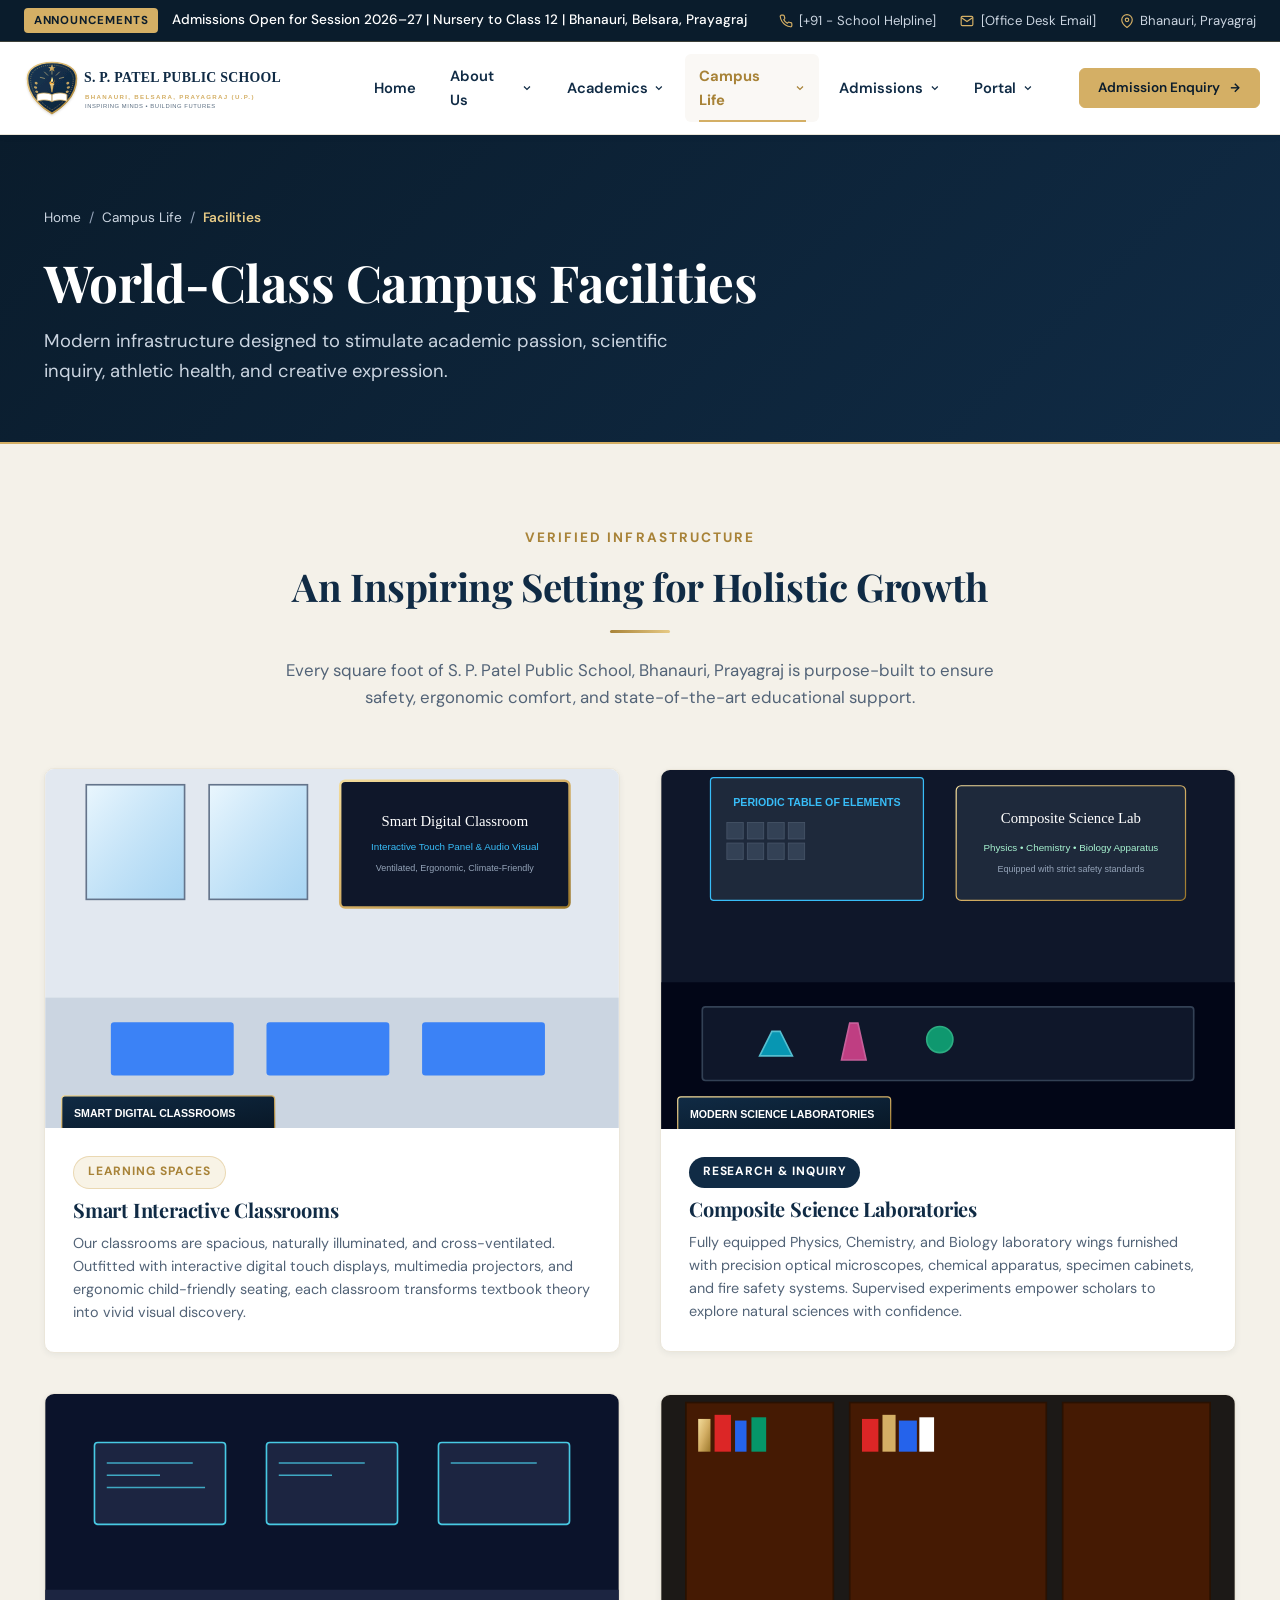
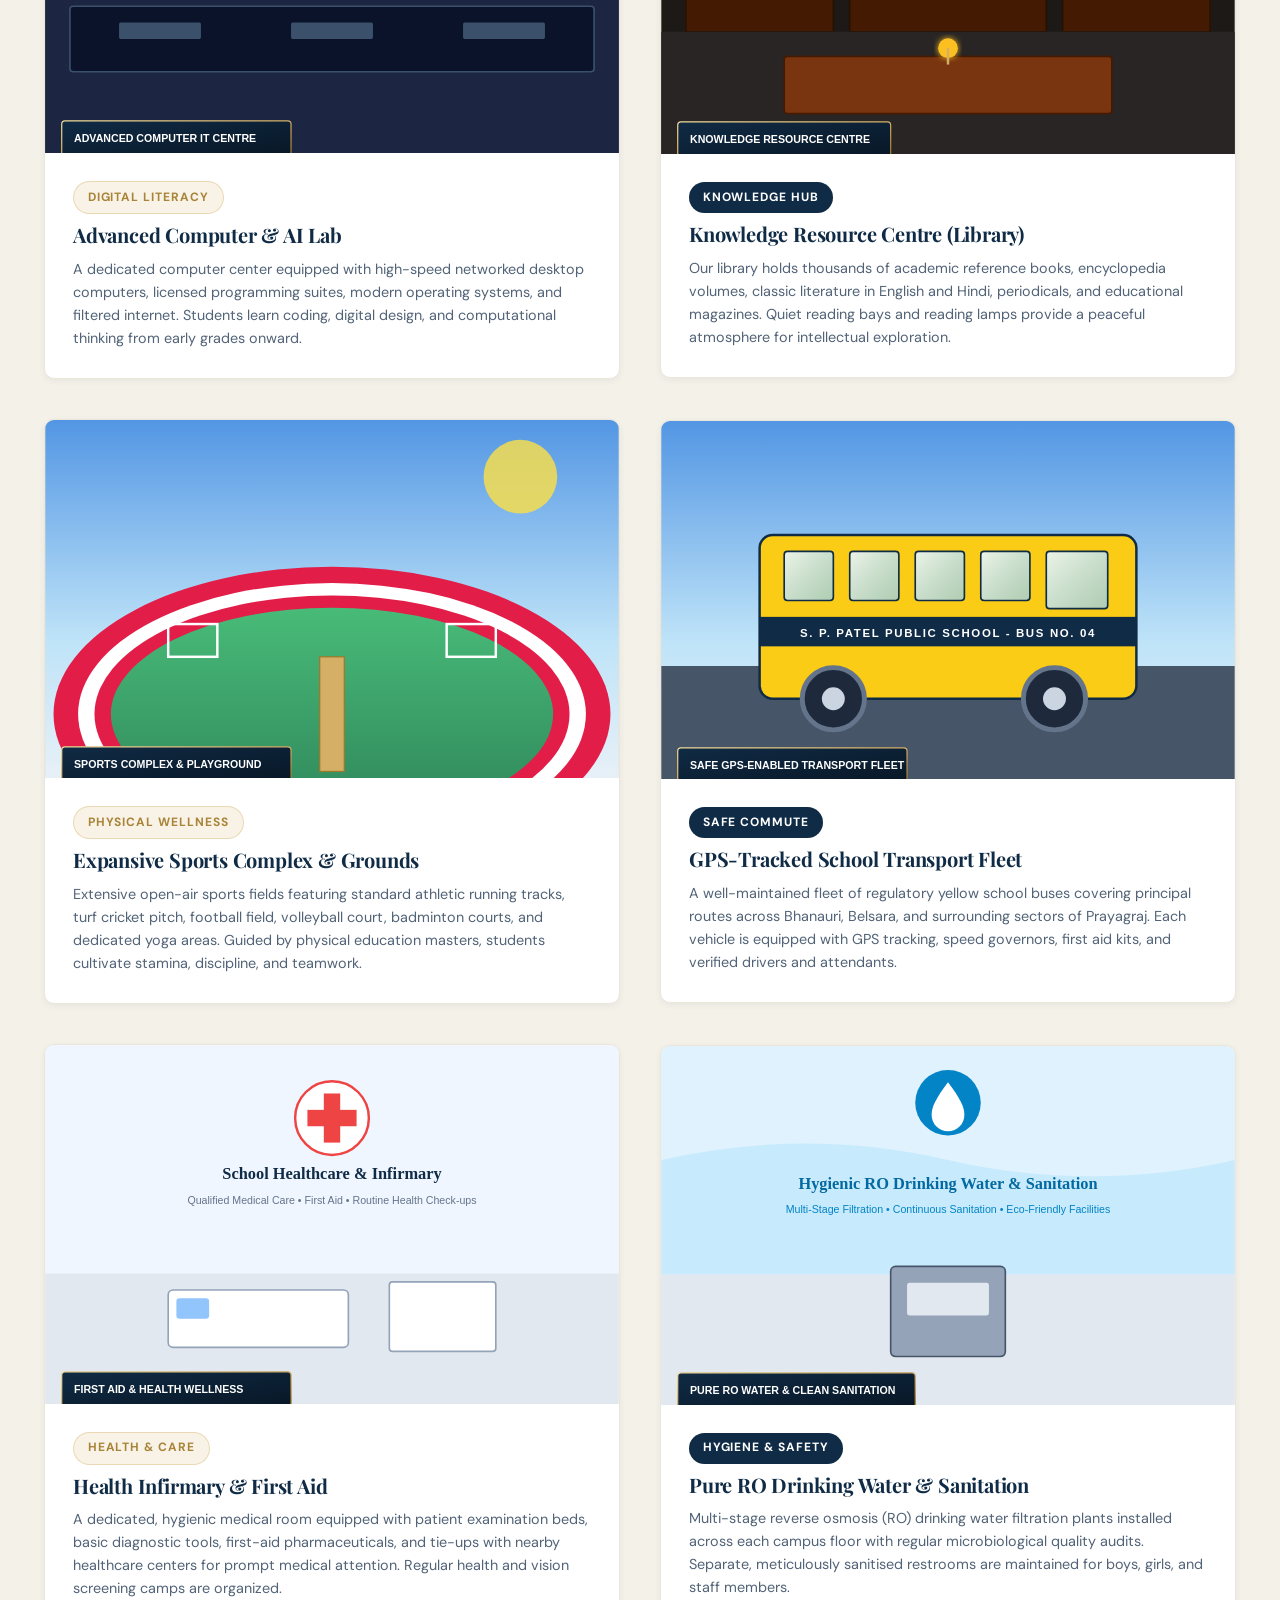
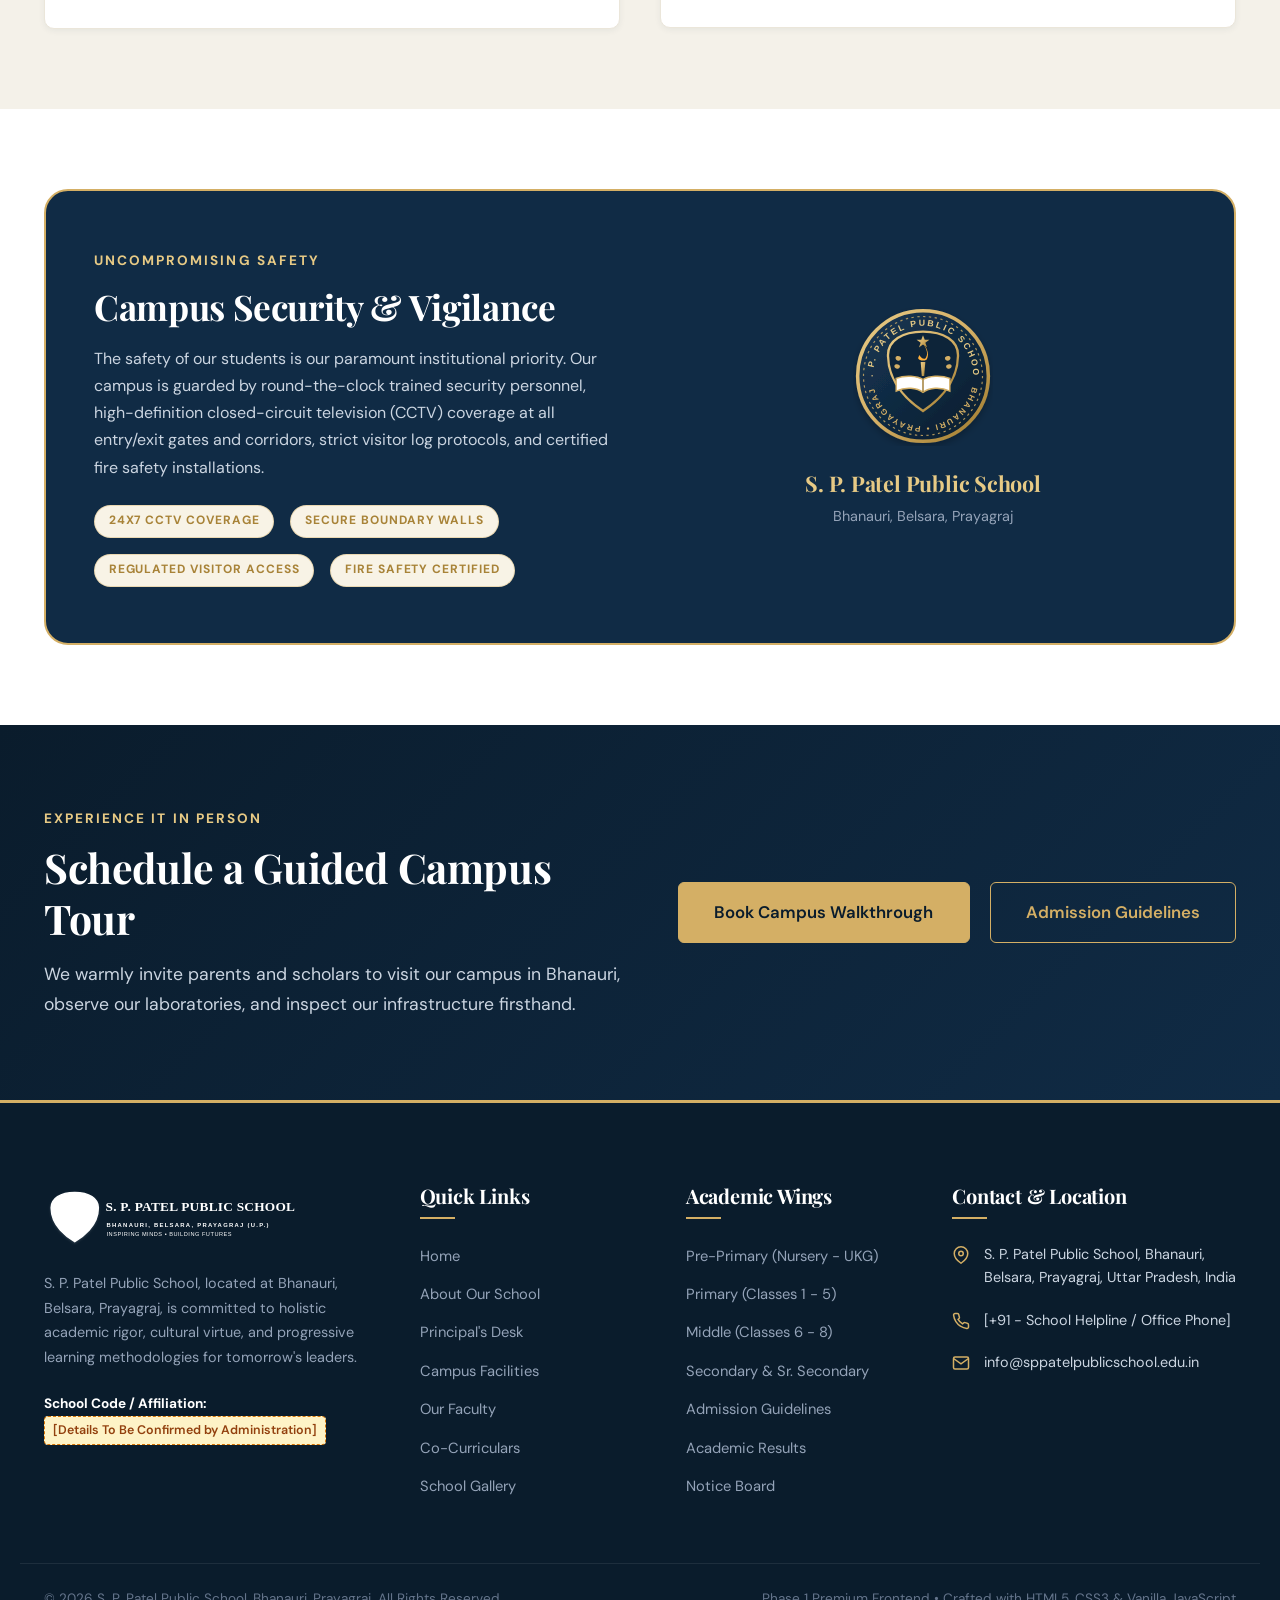
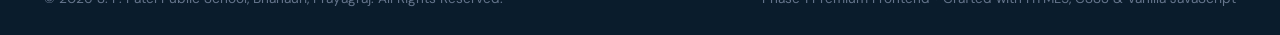
<file: s_p patel/pages/facilities.html>
<!DOCTYPE html>
<html lang="en">
<head>
  <meta charset="UTF-8">
  <meta name="viewport" content="width=device-width, initial-scale=1.0">
  <meta http-equiv="X-UA-Compatible" content="ie=edge">
  <title>Campus Facilities &amp; Infrastructure | S. P. Patel Public School, Prayagraj</title>
  <meta name="description" content="Discover the world-class campus facilities at S. P. Patel Public School, Prayagraj: Smart Classrooms, Science Labs, Computer Lab, Library, Sports Ground, and Transport.">
  
  <link rel="icon" type="image/svg+xml" href="../assets/logo/school-crest.svg">
  <link rel="stylesheet" href="../css/style.css">
  <link rel="stylesheet" href="../css/components.css">
  <link rel="stylesheet" href="../css/responsive.css">
</head>
<body>

  <!-- Announcement Bar -->
  <aside class="announcement-bar" aria-label="Announcements">
    <div class="container announcement-inner">
      <div class="announcement-left">
        <span class="announcement-badge">Announcements</span>
        <span class="announcement-text">
          Admissions Open for Session 2026–27 | Nursery to Class 12 | Bhanauri, Belsara, Prayagraj
        </span>
      </div>
      <div class="announcement-right">
        <a href="tel:+919876543210" class="announcement-link">
          <svg viewBox="0 0 24 24" fill="none" stroke="currentColor" stroke-width="2"><path d="M22 16.92v3a2 2 0 0 1-2.18 2 19.79 19.79 0 0 1-8.63-3.07 19.5 19.5 0 0 1-6-6 19.79 19.79 0 0 1-3.07-8.67A2 2 0 0 1 4.11 2h3a2 2 0 0 1 2 1.72 12.84 12.84 0 0 0 .7 2.81 2 2 0 0 1-.45 2.11L8.09 9.91a16 16 0 0 0 6 6l1.27-1.27a2 2 0 0 1 2.11-.45 12.84 12.84 0 0 0 2.81.7A2 2 0 0 1 22 16.92z"></path></svg>
          <span>[+91 - School Helpline]</span>
        </a>
        <a href="mailto:info@sppatelpublicschool.edu.in" class="announcement-link">
          <svg viewBox="0 0 24 24" fill="none" stroke="currentColor" stroke-width="2"><path d="M4 4h16c1.1 0 2 .9 2 2v12c0 1.1-.9 2-2 2H4c-1.1 0-2-.9-2-2V6c0-1.1.9-2 2-2z"></path><polyline points="22,6 12,13 2,6"></polyline></svg>
          <span>[Office Desk Email]</span>
        </a>
        <span class="announcement-link">
          <svg viewBox="0 0 24 24" fill="none" stroke="currentColor" stroke-width="2"><path d="M21 10c0 7-9 13-9 13s-9-6-9-13a9 9 0 0 1 18 0z"></path><circle cx="12" cy="10" r="3"></circle></svg>
          <span>Bhanauri, Prayagraj</span>
        </span>
      </div>
    </div>
  </aside>

  <!-- Main Header -->
  <header class="site-header" id="mainHeader">
    <div class="container header-inner">
      <a href="../index.html" class="brand-logo" aria-label="S. P. Patel Public School Home">
        <img src="../assets/logo/school-logo.svg" alt="S. P. Patel Public School Emblem" class="brand-crest-img">
      </a>

      <!-- Mobile Hamburger Toggle -->
      <button class="mobile-nav-toggle" aria-label="Toggle navigation menu" aria-expanded="false">
        <span class="hamburger-line"></span>
        <span class="hamburger-line"></span>
        <span class="hamburger-line"></span>
      </button>

      <!-- Navigation Menu -->
      <nav class="nav-menu-wrapper" aria-label="Main Navigation">
        <ul class="nav-list">
          <li class="nav-item">
            <a href="../index.html" class="nav-link">Home</a>
          </li>

          <!-- Dropdown: About Us -->
          <li class="nav-item has-dropdown">
            <a href="about.html" class="nav-link" aria-haspopup="true" aria-expanded="false">
              About Us
              <svg class="dropdown-icon" viewBox="0 0 24 24" fill="none" stroke="currentColor" stroke-width="2.5"><polyline points="6 9 12 15 18 9"></polyline></svg>
            </a>
            <ul class="dropdown-menu">
              <li><a href="about.html#overview" class="dropdown-link">School Overview</a></li>
              <li><a href="about.html#story" class="dropdown-link">Our Story &amp; Heritage</a></li>
              <li><a href="about.html#vision" class="dropdown-link">Vision &amp; Mission</a></li>
              <li><a href="principal.html" class="dropdown-link">Principal's Message</a></li>
            </ul>
          </li>

          <!-- Dropdown: Academics -->
          <li class="nav-item has-dropdown">
            <a href="academics.html" class="nav-link" aria-haspopup="true" aria-expanded="false">
              Academics
              <svg class="dropdown-icon" viewBox="0 0 24 24" fill="none" stroke="currentColor" stroke-width="2.5"><polyline points="6 9 12 15 18 9"></polyline></svg>
            </a>
            <ul class="dropdown-menu">
              <li><a href="academics.html#pre-primary" class="dropdown-link">Pre-Primary (Nursery to UKG)</a></li>
              <li><a href="academics.html#primary" class="dropdown-link">Primary (Classes 1–5)</a></li>
              <li><a href="academics.html#middle" class="dropdown-link">Middle (Classes 6–8)</a></li>
              <li><a href="academics.html#secondary" class="dropdown-link">Secondary &amp; Senior Secondary</a></li>
            </ul>
          </li>

          <!-- Dropdown: Campus Life (Active) -->
          <li class="nav-item has-dropdown active">
            <a href="facilities.html" class="nav-link active-page" aria-haspopup="true" aria-expanded="false">
              Campus Life
              <svg class="dropdown-icon" viewBox="0 0 24 24" fill="none" stroke="currentColor" stroke-width="2.5"><polyline points="6 9 12 15 18 9"></polyline></svg>
            </a>
            <ul class="dropdown-menu">
              <li><a href="facilities.html" class="dropdown-link active-page">Facilities &amp; Infrastructure</a></li>
              <li><a href="teachers.html" class="dropdown-link">Our Teachers &amp; Faculty</a></li>
              <li><a href="activities.html" class="dropdown-link">Co-Curricular Activities</a></li>
              <li><a href="gallery.html" class="dropdown-link">School Gallery</a></li>
            </ul>
          </li>

          <!-- Dropdown: Admissions -->
          <li class="nav-item has-dropdown">
            <a href="admissions.html" class="nav-link" aria-haspopup="true" aria-expanded="false">
              Admissions
              <svg class="dropdown-icon" viewBox="0 0 24 24" fill="none" stroke="currentColor" stroke-width="2.5"><polyline points="6 9 12 15 18 9"></polyline></svg>
            </a>
            <ul class="dropdown-menu">
              <li><a href="admissions.html#overview" class="dropdown-link">Admission Overview</a></li>
              <li><a href="admissions.html#process" class="dropdown-link">Admission Process</a></li>
              <li><a href="admissions.html#eligibility" class="dropdown-link">Eligibility Criteria</a></li>
              <li><a href="admissions.html#fee-structure" class="dropdown-link">Fee Structure</a></li>
              <li><a href="admissions.html#documents" class="dropdown-link">Required Documents</a></li>
            </ul>
          </li>

          <!-- Dropdown: Portal -->
          <li class="nav-item has-dropdown">
            <a href="notices.html" class="nav-link" aria-haspopup="true" aria-expanded="false">
              Portal
              <svg class="dropdown-icon" viewBox="0 0 24 24" fill="none" stroke="currentColor" stroke-width="2.5"><polyline points="6 9 12 15 18 9"></polyline></svg>
            </a>
            <ul class="dropdown-menu">
              <li><a href="notices.html" class="dropdown-link">Notices &amp; Circulars</a></li>
              <li><a href="results.html" class="dropdown-link">Academic Results</a></li>
              <li><a href="contact.html" class="dropdown-link">Contact Us</a></li>
            </ul>
          </li>
        </ul>

        <div class="header-actions">
          <a href="admissions.html#enquiry-form" class="btn btn-secondary btn-sm">
            <span>Admission Enquiry</span>
            <svg width="14" height="14" viewBox="0 0 24 24" fill="none" stroke="currentColor" stroke-width="2.5"><line x1="5" y1="12" x2="19" y2="12"></line><polyline points="12 5 19 12 12 19"></polyline></svg>
          </a>
        </div>
      </nav>
    </div>
  </header>

  <main>
    <!-- Page Hero Banner -->
    <section class="page-hero" aria-label="Facilities Hero">
      <div class="container">
        <ul class="breadcrumbs" aria-label="Breadcrumb Navigation">
          <li class="breadcrumb-item"><a href="../index.html">Home</a></li>
          <li class="breadcrumb-item">/</li>
          <li class="breadcrumb-item"><a href="facilities.html">Campus Life</a></li>
          <li class="breadcrumb-item">/</li>
          <li class="breadcrumb-item active" aria-current="page">Facilities</li>
        </ul>
        <h1 class="page-hero-title">World-Class Campus Facilities</h1>
        <p class="page-hero-subtitle">
          Modern infrastructure designed to stimulate academic passion, scientific inquiry, athletic health, and creative expression.
        </p>
      </div>
    </section>

    <!-- Facilities Grid Section -->
    <section class="section-padding bg-cream">
      <div class="container">
        <div class="section-header">
          <div class="eyebrow">Verified Infrastructure</div>
          <h2 class="section-title">An Inspiring Setting for Holistic Growth</h2>
          <div class="gold-divider"></div>
          <p class="section-subtitle">
            Every square foot of S. P. Patel Public School, Bhanauri, Prayagraj is purpose-built to ensure safety, ergonomic comfort, and state-of-the-art educational support.
          </p>
        </div>

        <div class="grid-2" style="gap: 2.5rem;">
          <!-- 1. Smart Classrooms -->
          <div class="facility-card">
            <div class="facility-img-wrap">
              <img src="../assets/images/facility-classrooms.svg" alt="Smart Classrooms" class="facility-img">
            </div>
            <div class="facility-body">
              <span class="badge badge-gold" style="margin-bottom: 0.5rem;">Learning Spaces</span>
              <h3 class="facility-title">Smart Interactive Classrooms</h3>
              <p class="facility-desc">
                Our classrooms are spacious, naturally illuminated, and cross-ventilated. Outfitted with interactive digital touch displays, multimedia projectors, and ergonomic child-friendly seating, each classroom transforms textbook theory into vivid visual discovery.
              </p>
            </div>
          </div>

          <!-- 2. Science Laboratories -->
          <div class="facility-card">
            <div class="facility-img-wrap">
              <img src="../assets/images/facility-science-lab.svg" alt="Science Laboratories" class="facility-img">
            </div>
            <div class="facility-body">
              <span class="badge badge-navy" style="margin-bottom: 0.5rem;">Research &amp; Inquiry</span>
              <h3 class="facility-title">Composite Science Laboratories</h3>
              <p class="facility-desc">
                Fully equipped Physics, Chemistry, and Biology laboratory wings furnished with precision optical microscopes, chemical apparatus, specimen cabinets, and fire safety systems. Supervised experiments empower scholars to explore natural sciences with confidence.
              </p>
            </div>
          </div>

          <!-- 3. Computer IT Centre -->
          <div class="facility-card">
            <div class="facility-img-wrap">
              <img src="../assets/images/facility-computer-lab.svg" alt="Computer IT Lab" class="facility-img">
            </div>
            <div class="facility-body">
              <span class="badge badge-gold" style="margin-bottom: 0.5rem;">Digital Literacy</span>
              <h3 class="facility-title">Advanced Computer &amp; AI Lab</h3>
              <p class="facility-desc">
                A dedicated computer center equipped with high-speed networked desktop computers, licensed programming suites, modern operating systems, and filtered internet. Students learn coding, digital design, and computational thinking from early grades onward.
              </p>
            </div>
          </div>

          <!-- 4. Library & Reading Bay -->
          <div class="facility-card">
            <div class="facility-img-wrap">
              <img src="../assets/images/facility-library.svg" alt="Library Resource Centre" class="facility-img">
            </div>
            <div class="facility-body">
              <span class="badge badge-navy" style="margin-bottom: 0.5rem;">Knowledge Hub</span>
              <h3 class="facility-title">Knowledge Resource Centre (Library)</h3>
              <p class="facility-desc">
                Our library holds thousands of academic reference books, encyclopedia volumes, classic literature in English and Hindi, periodicals, and educational magazines. Quiet reading bays and reading lamps provide a peaceful atmosphere for intellectual exploration.
              </p>
            </div>
          </div>

          <!-- 5. Sports Grounds -->
          <div class="facility-card">
            <div class="facility-img-wrap">
              <img src="../assets/images/facility-sports.svg" alt="Sports Grounds" class="facility-img">
            </div>
            <div class="facility-body">
              <span class="badge badge-gold" style="margin-bottom: 0.5rem;">Physical Wellness</span>
              <h3 class="facility-title">Expansive Sports Complex &amp; Grounds</h3>
              <p class="facility-desc">
                Extensive open-air sports fields featuring standard athletic running tracks, turf cricket pitch, football field, volleyball court, badminton courts, and dedicated yoga areas. Guided by physical education masters, students cultivate stamina, discipline, and teamwork.
              </p>
            </div>
          </div>

          <!-- 6. GPS Transport Fleet -->
          <div class="facility-card">
            <div class="facility-img-wrap">
              <img src="../assets/images/facility-transport.svg" alt="Transport Fleet" class="facility-img">
            </div>
            <div class="facility-body">
              <span class="badge badge-navy" style="margin-bottom: 0.5rem;">Safe Commute</span>
              <h3 class="facility-title">GPS-Tracked School Transport Fleet</h3>
              <p class="facility-desc">
                A well-maintained fleet of regulatory yellow school buses covering principal routes across Bhanauri, Belsara, and surrounding sectors of Prayagraj. Each vehicle is equipped with GPS tracking, speed governors, first aid kits, and verified drivers and attendants.
              </p>
            </div>
          </div>

          <!-- 7. First Aid Infirmary -->
          <div class="facility-card">
            <div class="facility-img-wrap">
              <img src="../assets/images/facility-medical.svg" alt="Medical Infirmary" class="facility-img">
            </div>
            <div class="facility-body">
              <span class="badge badge-gold" style="margin-bottom: 0.5rem;">Health &amp; Care</span>
              <h3 class="facility-title">Health Infirmary &amp; First Aid</h3>
              <p class="facility-desc">
                A dedicated, hygienic medical room equipped with patient examination beds, basic diagnostic tools, first-aid pharmaceuticals, and tie-ups with nearby healthcare centers for prompt medical attention. Regular health and vision screening camps are organized.
              </p>
            </div>
          </div>

          <!-- 8. Clean Water & Sanitation -->
          <div class="facility-card">
            <div class="facility-img-wrap">
              <img src="../assets/images/facility-water-sanitation.svg" alt="Clean Water and Sanitation" class="facility-img">
            </div>
            <div class="facility-body">
              <span class="badge badge-navy" style="margin-bottom: 0.5rem;">Hygiene &amp; Safety</span>
              <h3 class="facility-title">Pure RO Drinking Water &amp; Sanitation</h3>
              <p class="facility-desc">
                Multi-stage reverse osmosis (RO) drinking water filtration plants installed across each campus floor with regular microbiological quality audits. Separate, meticulously sanitised restrooms are maintained for boys, girls, and staff members.
              </p>
            </div>
          </div>
        </div>
      </div>
    </section>

    <!-- Campus Safety & Security Banner -->
    <section class="section-padding bg-white" aria-labelledby="safetyHeading">
      <div class="container">
        <div style="background: var(--color-primary); color: var(--color-white); border-radius: var(--radius-xl); padding: 3.5rem 3rem; position: relative; overflow: hidden; border: 2px solid var(--color-secondary);">
          <div class="grid-2" style="align-items: center;">
            <div>
              <div class="eyebrow" style="color: var(--color-secondary-light);">Uncompromising Safety</div>
              <h2 id="safetyHeading" style="color: var(--color-white); font-size: 2.2rem; margin-bottom: 1rem;">Campus Security &amp; Vigilance</h2>
              <p style="color: #CBD5E1; font-size: 1rem; line-height: 1.7; margin-bottom: 1.5rem;">
                The safety of our students is our paramount institutional priority. Our campus is guarded by round-the-clock trained security personnel, high-definition closed-circuit television (CCTV) coverage at all entry/exit gates and corridors, strict visitor log protocols, and certified fire safety installations.
              </p>
              <div style="display: flex; gap: 1rem; flex-wrap: wrap;">
                <span class="badge badge-gold">24x7 CCTV Coverage</span>
                <span class="badge badge-gold">Secure Boundary Walls</span>
                <span class="badge badge-gold">Regulated Visitor Access</span>
                <span class="badge badge-gold">Fire Safety Certified</span>
              </div>
            </div>

            <div style="text-align: center;">
              <img src="../assets/logo/school-crest.svg" alt="School Crest" style="width: 140px; height: 140px; margin: 0 auto 1.5rem auto;">
              <h3 style="color: var(--color-secondary-light); font-size: 1.35rem; margin-bottom: 0.5rem;">S. P. Patel Public School</h3>
              <p style="color: #94A3B8; font-size: 0.9rem; margin: 0;">Bhanauri, Belsara, Prayagraj</p>
            </div>
          </div>
        </div>
      </div>
    </section>

    <!-- Admission CTA Banner -->
    <section class="admission-cta-section" aria-label="Admissions Call to Action">
      <div class="container">
        <div class="cta-box">
          <div class="cta-text-col">
            <div class="eyebrow" style="color: var(--color-secondary-light);">Experience It In Person</div>
            <h2 class="cta-title">Schedule a Guided Campus Tour</h2>
            <p class="cta-desc">
              We warmly invite parents and scholars to visit our campus in Bhanauri, observe our laboratories, and inspect our infrastructure firsthand.
            </p>
          </div>
          <div class="cta-actions">
            <a href="contact.html" class="btn btn-secondary btn-lg">Book Campus Walkthrough</a>
            <a href="admissions.html" class="btn btn-outline-gold btn-lg">Admission Guidelines</a>
          </div>
        </div>
      </div>
    </section>
  </main>

  <!-- Footer -->
  <footer class="site-footer">
    <div class="container footer-top">
      <div class="footer-grid">
        <div>
          <img src="../assets/logo/school-logo.svg" alt="S. P. Patel Public School" class="footer-brand-img" style="filter: brightness(0) invert(1);">
          <p class="footer-about-text">
            S. P. Patel Public School, located at Bhanauri, Belsara, Prayagraj, is committed to holistic academic rigor, cultural virtue, and progressive learning methodologies for tomorrow's leaders.
          </p>
          <div style="font-size: 0.85rem; color: #94A3B8;">
            <p><strong style="color: #FFFFFF;">School Code / Affiliation:</strong> <span class="placeholder-tag">[Details To Be Confirmed by Administration]</span></p>
          </div>
        </div>

        <div>
          <h4 class="footer-title">Quick Links</h4>
          <ul class="footer-links-list">
            <li><a href="../index.html" class="footer-link">Home</a></li>
            <li><a href="about.html" class="footer-link">About Our School</a></li>
            <li><a href="principal.html" class="footer-link">Principal's Desk</a></li>
            <li><a href="facilities.html" class="footer-link">Campus Facilities</a></li>
            <li><a href="teachers.html" class="footer-link">Our Faculty</a></li>
            <li><a href="activities.html" class="footer-link">Co-Curriculars</a></li>
            <li><a href="gallery.html" class="footer-link">School Gallery</a></li>
          </ul>
        </div>

        <div>
          <h4 class="footer-title">Academic Wings</h4>
          <ul class="footer-links-list">
            <li><a href="academics.html#pre-primary" class="footer-link">Pre-Primary (Nursery - UKG)</a></li>
            <li><a href="academics.html#primary" class="footer-link">Primary (Classes 1 - 5)</a></li>
            <li><a href="academics.html#middle" class="footer-link">Middle (Classes 6 - 8)</a></li>
            <li><a href="academics.html#secondary" class="footer-link">Secondary &amp; Sr. Secondary</a></li>
            <li><a href="admissions.html" class="footer-link">Admission Guidelines</a></li>
            <li><a href="results.html" class="footer-link">Academic Results</a></li>
            <li><a href="notices.html" class="footer-link">Notice Board</a></li>
          </ul>
        </div>

        <div>
          <h4 class="footer-title">Contact &amp; Location</h4>
          <div class="footer-contact-list">
            <div class="footer-contact-item">
              <svg class="footer-contact-icon" viewBox="0 0 24 24" fill="none" stroke="currentColor" stroke-width="2"><path d="M21 10c0 7-9 13-9 13s-9-6-9-13a9 9 0 0 1 18 0z"></path><circle cx="12" cy="10" r="3"></circle></svg>
              <span>S. P. Patel Public School, Bhanauri, Belsara, Prayagraj, Uttar Pradesh, India</span>
            </div>
            <div class="footer-contact-item">
              <svg class="footer-contact-icon" viewBox="0 0 24 24" fill="none" stroke="currentColor" stroke-width="2"><path d="M22 16.92v3a2 2 0 0 1-2.18 2 19.79 19.79 0 0 1-8.63-3.07 19.5 19.5 0 0 1-6-6 19.79 19.79 0 0 1-3.07-8.67A2 2 0 0 1 4.11 2h3a2 2 0 0 1 2 1.72 12.84 12.84 0 0 0 .7 2.81 2 2 0 0 1-.45 2.11L8.09 9.91a16 16 0 0 0 6 6l1.27-1.27a2 2 0 0 1 2.11-.45 12.84 12.84 0 0 0 2.81.7A2 2 0 0 1 22 16.92z"></path></svg>
              <span>[+91 - School Helpline / Office Phone]</span>
            </div>
            <div class="footer-contact-item">
              <svg class="footer-contact-icon" viewBox="0 0 24 24" fill="none" stroke="currentColor" stroke-width="2"><path d="M4 4h16c1.1 0 2 .9 2 2v12c0 1.1-.9 2-2 2H4c-1.1 0-2-.9-2-2V6c0-1.1.9-2 2-2z"></path><polyline points="22,6 12,13 2,6"></polyline></svg>
              <span>info@sppatelpublicschool.edu.in</span>
            </div>
          </div>
        </div>
      </div>
    </div>

    <div class="footer-bottom">
      <div class="container footer-bottom-inner">
        <div>&copy; <span class="current-year">2026</span> S. P. Patel Public School, Bhanauri, Prayagraj. All Rights Reserved.</div>
        <div><span>Phase 1 Premium Frontend • Crafted with HTML5, CSS3 &amp; Vanilla JavaScript</span></div>
      </div>
    </div>
  </footer>

  <button class="back-to-top" aria-label="Back to Top">
    <svg width="20" height="20" viewBox="0 0 24 24" fill="none" stroke="currentColor" stroke-width="3"><polyline points="18 15 12 9 6 15"></polyline></svg>
  </button>

  <script src="../js/navigation.js"></script>
  <script src="../js/main.js"></script>
</body>
</html>
</file>
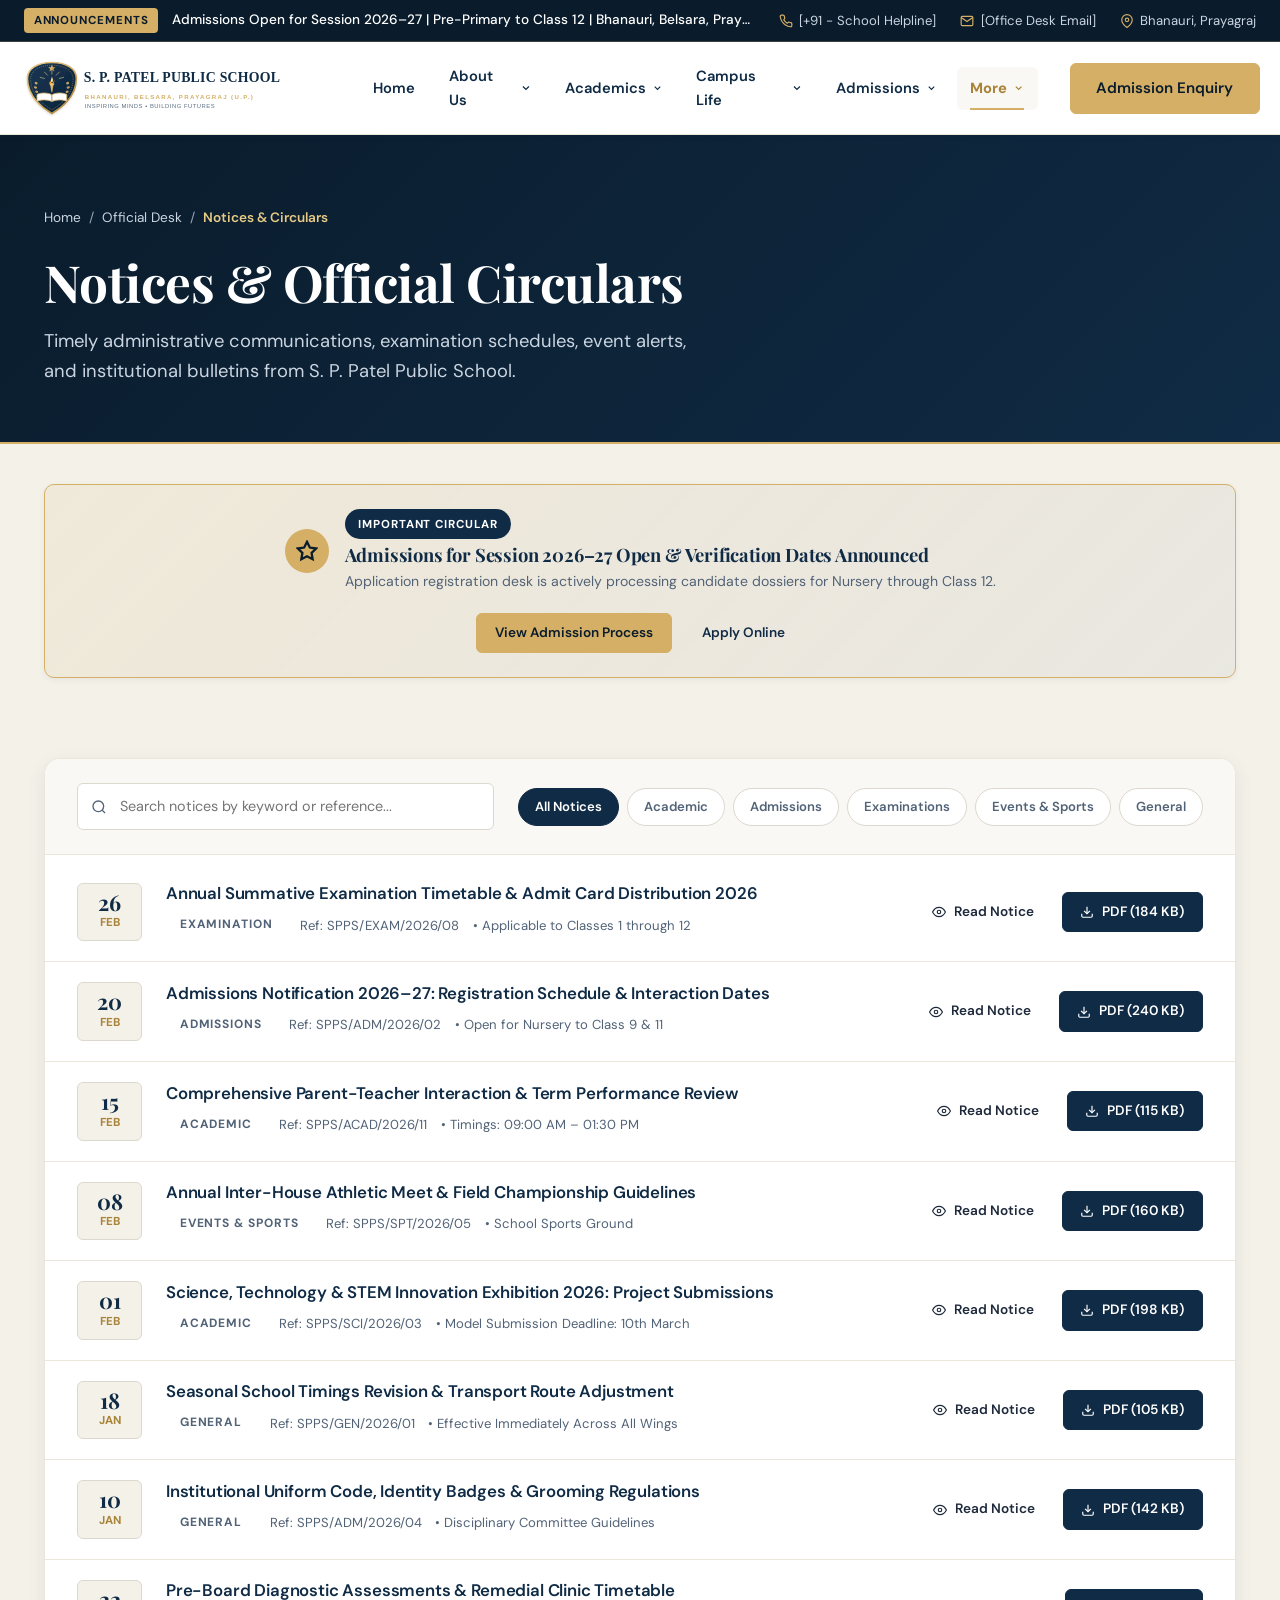
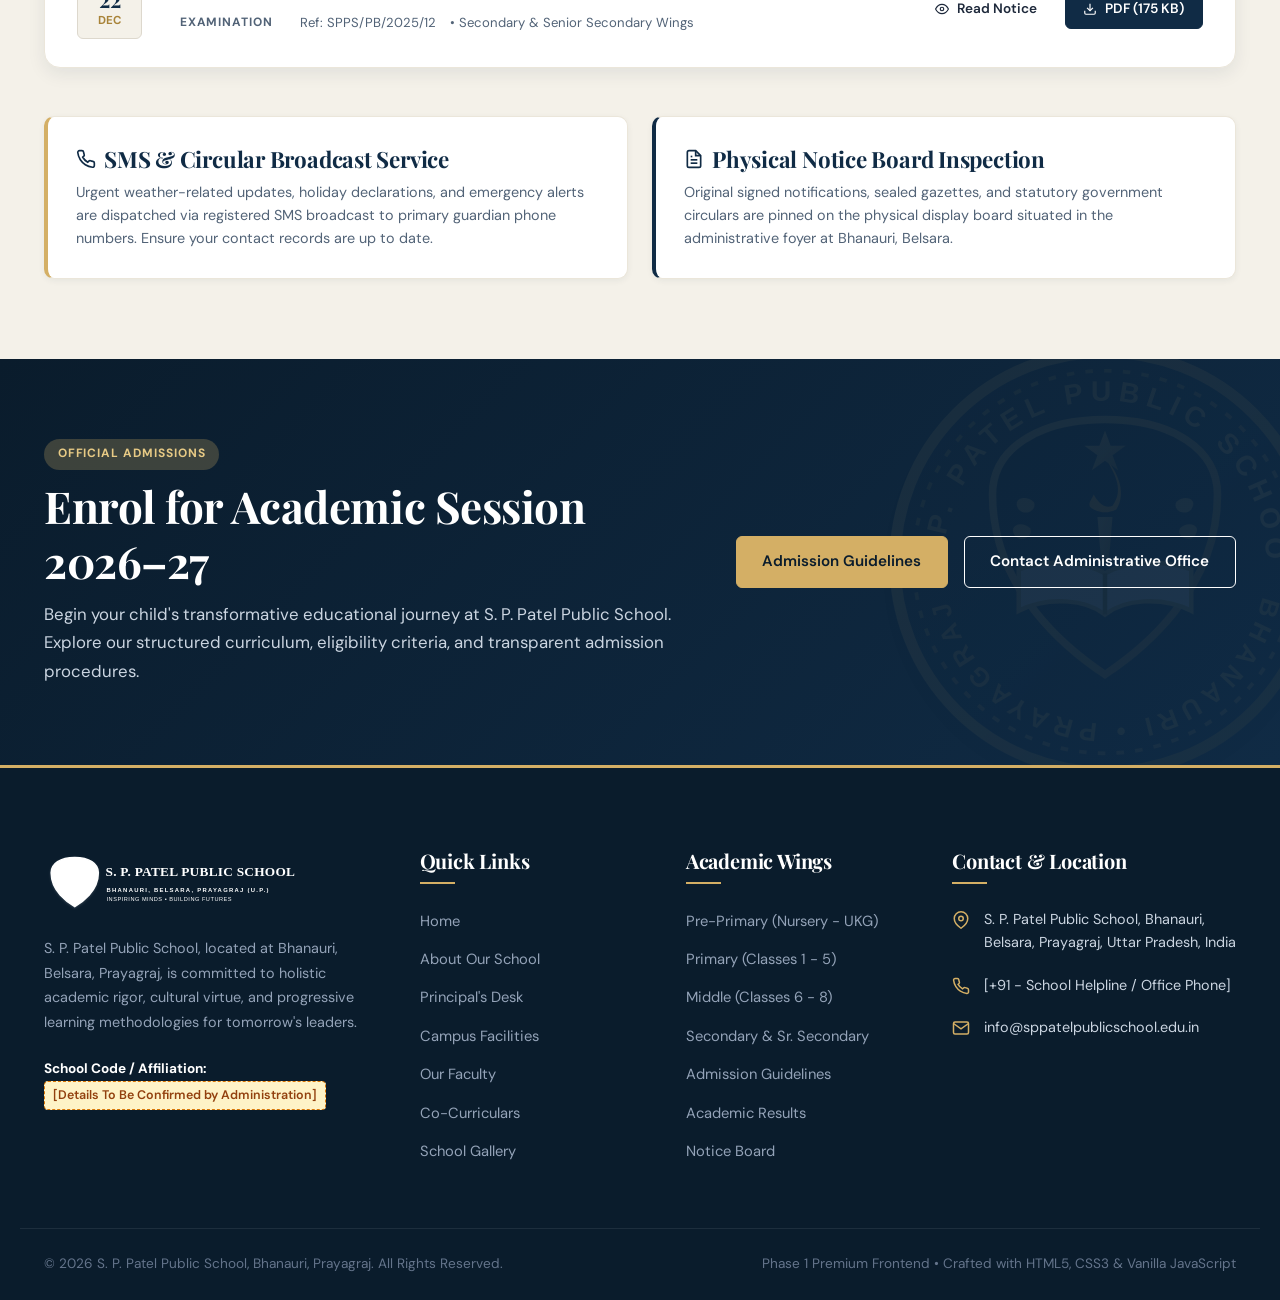
<file: s_p patel/pages/notices.html>
<!DOCTYPE html>
<html lang="en">
<head>
  <meta charset="UTF-8">
  <meta name="viewport" content="width=device-width, initial-scale=1.0">
  <meta http-equiv="X-UA-Compatible" content="ie=edge">
  <title>Notices &amp; Official Circulars | S. P. Patel Public School, Prayagraj</title>
  <meta name="description" content="Stay updated with official notices, circulars, examination timetables, holiday schedules, and academic updates from S. P. Patel Public School, Bhanauri, Prayagraj.">
  
  <link rel="icon" type="image/svg+xml" href="../assets/logo/school-crest.svg">
  <link rel="stylesheet" href="../css/style.css">
  <link rel="stylesheet" href="../css/components.css">
  <link rel="stylesheet" href="../css/responsive.css">
</head>
<body>

  <!-- Announcement Bar -->
  <aside class="announcement-bar" aria-label="Announcements">
    <div class="container announcement-inner">
      <div class="announcement-left">
        <span class="announcement-badge">Announcements</span>
        <span class="announcement-text">
          Admissions Open for Session 2026–27 | Pre-Primary to Class 12 | Bhanauri, Belsara, Prayagraj
        </span>
      </div>
      <div class="announcement-right">
        <a href="tel:+919876543210" class="announcement-link">
          <svg viewBox="0 0 24 24" fill="none" stroke="currentColor" stroke-width="2"><path d="M22 16.92v3a2 2 0 0 1-2.18 2 19.79 19.79 0 0 1-8.63-3.07 19.5 19.5 0 0 1-6-6 19.79 19.79 0 0 1-3.07-8.67A2 2 0 0 1 4.11 2h3a2 2 0 0 1 2 1.72 12.84 12.84 0 0 0 .7 2.81 2 2 0 0 1-.45 2.11L8.09 9.91a16 16 0 0 0 6 6l1.27-1.27a2 2 0 0 1 2.11-.45 12.84 12.84 0 0 0 2.81.7A2 2 0 0 1 22 16.92z"></path></svg>
          <span>[+91 - School Helpline]</span>
        </a>
        <a href="mailto:info@sppatelpublicschool.edu.in" class="announcement-link">
          <svg viewBox="0 0 24 24" fill="none" stroke="currentColor" stroke-width="2"><path d="M4 4h16c1.1 0 2 .9 2 2v12c0 1.1-.9 2-2 2H4c-1.1 0-2-.9-2-2V6c0-1.1.9-2 2-2z"></path><polyline points="22,6 12,13 2,6"></polyline></svg>
          <span>[Office Desk Email]</span>
        </a>
        <span class="announcement-link">
          <svg viewBox="0 0 24 24" fill="none" stroke="currentColor" stroke-width="2"><path d="M21 10c0 7-9 13-9 13s-9-6-9-13a9 9 0 0 1 18 0z"></path><circle cx="12" cy="10" r="3"></circle></svg>
          <span>Bhanauri, Prayagraj</span>
        </span>
      </div>
    </div>
  </aside>

  <!-- Main Header -->
  <header class="site-header" id="mainHeader">
    <div class="container header-inner">
      <a href="../index.html" class="brand-logo" aria-label="S. P. Patel Public School Home">
        <img src="../assets/logo/school-logo.svg" alt="S. P. Patel Public School Emblem" class="brand-crest-img">
      </a>

      <!-- Mobile Hamburger Toggle -->
      <button class="mobile-nav-toggle" aria-label="Toggle navigation menu" aria-expanded="false">
        <span class="hamburger-line"></span>
        <span class="hamburger-line"></span>
        <span class="hamburger-line"></span>
      </button>

      <!-- Navigation Menu -->
      <nav class="nav-menu-wrapper" aria-label="Main Navigation">
        <ul class="nav-list">
          <li class="nav-item">
            <a href="../index.html" class="nav-link">Home</a>
          </li>

          <!-- Dropdown: About Us -->
          <li class="nav-item has-dropdown">
            <a href="about.html" class="nav-link" aria-haspopup="true" aria-expanded="false">
              About Us
              <svg class="dropdown-icon" viewBox="0 0 24 24" fill="none" stroke="currentColor" stroke-width="2.5"><polyline points="6 9 12 15 18 9"></polyline></svg>
            </a>
            <ul class="dropdown-menu">
              <li><a href="about.html#overview" class="dropdown-link">School Overview</a></li>
              <li><a href="about.html#story" class="dropdown-link">Our Story &amp; Heritage</a></li>
              <li><a href="about.html#vision" class="dropdown-link">Vision &amp; Mission</a></li>
              <li><a href="principal.html" class="dropdown-link">Principal's Message</a></li>
            </ul>
          </li>

          <!-- Dropdown: Academics -->
          <li class="nav-item has-dropdown">
            <a href="academics.html" class="nav-link" aria-haspopup="true" aria-expanded="false">
              Academics
              <svg class="dropdown-icon" viewBox="0 0 24 24" fill="none" stroke="currentColor" stroke-width="2.5"><polyline points="6 9 12 15 18 9"></polyline></svg>
            </a>
            <ul class="dropdown-menu">
              <li><a href="academics.html#pre-primary" class="dropdown-link">Pre-Primary (Nursery to UKG)</a></li>
              <li><a href="academics.html#primary" class="dropdown-link">Primary (Classes 1–5)</a></li>
              <li><a href="academics.html#middle" class="dropdown-link">Middle (Classes 6–8)</a></li>
              <li><a href="academics.html#secondary" class="dropdown-link">Secondary &amp; Senior Secondary</a></li>
            </ul>
          </li>

          <!-- Dropdown: Campus Life -->
          <li class="nav-item has-dropdown">
            <a href="facilities.html" class="nav-link" aria-haspopup="true" aria-expanded="false">
              Campus Life
              <svg class="dropdown-icon" viewBox="0 0 24 24" fill="none" stroke="currentColor" stroke-width="2.5"><polyline points="6 9 12 15 18 9"></polyline></svg>
            </a>
            <ul class="dropdown-menu">
              <li><a href="facilities.html" class="dropdown-link">Facilities &amp; Infrastructure</a></li>
              <li><a href="teachers.html" class="dropdown-link">Our Teachers &amp; Faculty</a></li>
              <li><a href="activities.html" class="dropdown-link">Co-Curricular Activities</a></li>
              <li><a href="gallery.html" class="dropdown-link">School Gallery</a></li>
            </ul>
          </li>

          <!-- Dropdown: Admissions -->
          <li class="nav-item has-dropdown">
            <a href="admissions.html" class="nav-link" aria-haspopup="true" aria-expanded="false">
              Admissions
              <svg class="dropdown-icon" viewBox="0 0 24 24" fill="none" stroke="currentColor" stroke-width="2.5"><polyline points="6 9 12 15 18 9"></polyline></svg>
            </a>
            <ul class="dropdown-menu">
              <li><a href="admissions.html#overview" class="dropdown-link">Admission Overview</a></li>
              <li><a href="admissions.html#process" class="dropdown-link">Admission Process</a></li>
              <li><a href="admissions.html#eligibility" class="dropdown-link">Eligibility Criteria</a></li>
              <li><a href="admissions.html#fee-structure" class="dropdown-link">Fee Structure</a></li>
              <li><a href="admissions.html#documents" class="dropdown-link">Required Documents</a></li>
            </ul>
          </li>

          <!-- Dropdown: Other (Active) -->
          <li class="nav-item has-dropdown active">
            <a href="notices.html" class="nav-link active-page" aria-haspopup="true" aria-expanded="false">
              More
              <svg class="dropdown-icon" viewBox="0 0 24 24" fill="none" stroke="currentColor" stroke-width="2.5"><polyline points="6 9 12 15 18 9"></polyline></svg>
            </a>
            <ul class="dropdown-menu">
              <li><a href="notices.html" class="dropdown-link active-page">Notices &amp; Circulars</a></li>
              <li><a href="results.html" class="dropdown-link">Academic Results</a></li>
              <li><a href="contact.html" class="dropdown-link">Contact &amp; Map</a></li>
            </ul>
          </li>
        </ul>

        <a href="admissions.html#enquiry-form" class="btn btn-secondary header-btn">
          Admission Enquiry
        </a>
      </nav>
    </div>
  </header>

  <main>
    <!-- Page Hero Banner -->
    <section class="page-hero" aria-label="Notices Hero">
      <div class="container">
        <ul class="breadcrumbs" aria-label="Breadcrumb Navigation">
          <li class="breadcrumb-item"><a href="../index.html">Home</a></li>
          <li class="breadcrumb-item">/</li>
          <li class="breadcrumb-item"><a href="notices.html">Official Desk</a></li>
          <li class="breadcrumb-item">/</li>
          <li class="breadcrumb-item active" aria-current="page">Notices &amp; Circulars</li>
        </ul>
        <h1 class="page-hero-title">Notices &amp; Official Circulars</h1>
        <p class="page-hero-subtitle">
          Timely administrative communications, examination schedules, event alerts, and institutional bulletins from S. P. Patel Public School.
        </p>
      </div>
    </section>

    <!-- Pinned Important Notice Alert -->
    <section class="section" style="padding-top: 2.5rem; padding-bottom: 0;">
      <div class="container">
        <div class="card" style="background: linear-gradient(135deg, rgba(212, 175, 101, 0.12) 0%, rgba(16, 43, 69, 0.05) 100%); border: 1px solid var(--color-secondary); padding: 1.5rem 2rem; border-radius: var(--radius-md); display: flex; align-items: center; justify-content: space-between; flex-wrap: wrap; gap: 1.25rem;">
          <div style="display: flex; align-items: center; gap: 1rem;">
            <div style="width: 44px; height: 44px; border-radius: var(--radius-full); background: var(--color-secondary); color: var(--color-primary-dark); display: flex; align-items: center; justify-content: center; flex-shrink: 0;">
              <svg width="22" height="22" viewBox="0 0 24 24" fill="none" stroke="currentColor" stroke-width="2.5"><polygon points="12 2 15.09 8.26 22 9.27 17 14.14 18.18 21.02 12 17.77 5.82 21.02 7 14.14 2 9.27 8.91 8.26 12 2"></polygon></svg>
            </div>
            <div>
              <span class="badge" style="background: var(--color-primary); color: var(--color-white); font-size: 0.72rem; margin-bottom: 0.25rem;">Important Circular</span>
              <h3 style="font-family: var(--font-heading); font-size: 1.15rem; color: var(--color-primary); margin: 0;">
                Admissions for Session 2026–27 Open &amp; Verification Dates Announced
              </h3>
              <p style="font-size: 0.88rem; color: var(--color-text-muted); margin: 0.2rem 0 0;">
                Application registration desk is actively processing candidate dossiers for Nursery through Class 12.
              </p>
            </div>
          </div>
          <div style="display: flex; gap: 0.75rem;">
            <a href="admissions.html" class="btn btn-secondary btn-sm">View Admission Process</a>
            <a href="admissions.html#enquiry-form" class="btn btn-outline btn-sm">Apply Online</a>
          </div>
        </div>
      </div>
    </section>

    <!-- Notices Interactive Board -->
    <section class="section-padding">
      <div class="container">
        
        <div class="notice-board">
          <!-- Toolbar with Search & Category Pills -->
          <div class="notice-toolbar">
            <div class="search-box">
              <svg class="search-icon" viewBox="0 0 24 24" fill="none" stroke="currentColor" stroke-width="2"><circle cx="11" cy="11" r="8"></circle><line x1="21" y1="21" x2="16.65" y2="16.65"></line></svg>
              <input type="text" id="noticeSearchInput" class="search-input" placeholder="Search notices by keyword or reference..." aria-label="Search notices">
            </div>

            <div class="filter-pills" role="tablist" aria-label="Notice category filter">
              <button class="filter-pill notice-filter-pill active" data-category="all">All Notices</button>
              <button class="filter-pill notice-filter-pill" data-category="academic">Academic</button>
              <button class="filter-pill notice-filter-pill" data-category="admissions">Admissions</button>
              <button class="filter-pill notice-filter-pill" data-category="examination">Examinations</button>
              <button class="filter-pill notice-filter-pill" data-category="events">Events &amp; Sports</button>
              <button class="filter-pill notice-filter-pill" data-category="general">General</button>
            </div>
          </div>

          <!-- Notice Items List -->
          <div class="notices-list" id="noticesContainer">
            
            <!-- Notice 1 -->
            <article class="notice-item" data-category="examination" data-summary="Detailed timetable for the upcoming Annual Summative Assessments has been finalized. Admit cards will be distributed through respective class mentors upon verification of library clearances and dues clearance. Parents are advised to inspect examination regulations regarding geometry boxes, writing boards, and reporting timings.">
              <div class="notice-left">
                <div class="notice-date-badge">
                  <span class="date-day">26</span>
                  <span class="date-month">FEB</span>
                </div>
                <div class="notice-info">
                  <h3 class="notice-title">Annual Summative Examination Timetable &amp; Admit Card Distribution 2026</h3>
                  <div class="notice-meta-line">
                    <span class="badge">Examination</span>
                    <span class="notice-meta-date">Ref: SPPS/EXAM/2026/08</span>
                    <span style="color: var(--color-text-muted);">• Applicable to Classes 1 through 12</span>
                  </div>
                </div>
              </div>
              <div class="notice-actions" style="display: flex; gap: 0.6rem; align-items: center; flex-shrink: 0;">
                <button class="btn btn-sm btn-outline view-notice-btn" aria-label="Read Notice Details">
                  <svg width="14" height="14" viewBox="0 0 24 24" fill="none" stroke="currentColor" stroke-width="2"><path d="M1 12s4-8 11-8 11 8 11 8-4 8-11 8-11-8-11-8z"></path><circle cx="12" cy="12" r="3"></circle></svg>
                  <span>Read Notice</span>
                </button>
                <a href="#" class="btn btn-sm btn-primary" onclick="alert('Downloading Official Timetable Circular SPPS-EXAM-2026.pdf'); return false;" aria-label="Download Official Circular PDF">
                  <svg width="14" height="14" viewBox="0 0 24 24" fill="none" stroke="currentColor" stroke-width="2"><path d="M21 15v4a2 2 0 0 1-2 2H5a2 2 0 0 1-2-2v-4"></path><polyline points="7 10 12 15 17 10"></polyline><line x1="12" y1="15" x2="12" y2="3"></line></svg>
                  <span>PDF (184 KB)</span>
                </a>
              </div>
            </article>

            <!-- Notice 2 -->
            <article class="notice-item" data-category="admissions" data-summary="Admissions registration for Pre-Primary (Nursery, LKG, UKG) and Primary classes for academic session 2026–27 is in active progress. Application prospectuses are available from the School Accounts Counter from 08:30 AM to 02:00 PM on all working days. Parents must bring candidate birth certificates and Aadhaar credentials for verification.">
              <div class="notice-left">
                <div class="notice-date-badge">
                  <span class="date-day">20</span>
                  <span class="date-month">FEB</span>
                </div>
                <div class="notice-info">
                  <h3 class="notice-title">Admissions Notification 2026–27: Registration Schedule &amp; Interaction Dates</h3>
                  <div class="notice-meta-line">
                    <span class="badge">Admissions</span>
                    <span class="notice-meta-date">Ref: SPPS/ADM/2026/02</span>
                    <span style="color: var(--color-text-muted);">• Open for Nursery to Class 9 &amp; 11</span>
                  </div>
                </div>
              </div>
              <div class="notice-actions" style="display: flex; gap: 0.6rem; align-items: center; flex-shrink: 0;">
                <button class="btn btn-sm btn-outline view-notice-btn" aria-label="Read Notice Details">
                  <svg width="14" height="14" viewBox="0 0 24 24" fill="none" stroke="currentColor" stroke-width="2"><path d="M1 12s4-8 11-8 11 8 11 8-4 8-11 8-11-8-11-8z"></path><circle cx="12" cy="12" r="3"></circle></svg>
                  <span>Read Notice</span>
                </button>
                <a href="#" class="btn btn-sm btn-primary" onclick="alert('Downloading Admission Guidelines Circular SPPS-ADM-2026.pdf'); return false;" aria-label="Download Official Circular PDF">
                  <svg width="14" height="14" viewBox="0 0 24 24" fill="none" stroke="currentColor" stroke-width="2"><path d="M21 15v4a2 2 0 0 1-2 2H5a2 2 0 0 1-2-2v-4"></path><polyline points="7 10 12 15 17 10"></polyline><line x1="12" y1="15" x2="12" y2="3"></line></svg>
                  <span>PDF (240 KB)</span>
                </a>
              </div>
            </article>

            <!-- Notice 3 -->
            <article class="notice-item" data-category="academic" data-summary="Parent-Teacher Meeting (PTM) for Term Assessment review will take place this Saturday across all designated academic wings. Parents are requested to adhere strictly to the allotted time slots according to student roll numbers to ensure individual academic counseling with subject mentors.">
              <div class="notice-left">
                <div class="notice-date-badge">
                  <span class="date-day">15</span>
                  <span class="date-month">FEB</span>
                </div>
                <div class="notice-info">
                  <h3 class="notice-title">Comprehensive Parent-Teacher Interaction &amp; Term Performance Review</h3>
                  <div class="notice-meta-line">
                    <span class="badge">Academic</span>
                    <span class="notice-meta-date">Ref: SPPS/ACAD/2026/11</span>
                    <span style="color: var(--color-text-muted);">• Timings: 09:00 AM – 01:30 PM</span>
                  </div>
                </div>
              </div>
              <div class="notice-actions" style="display: flex; gap: 0.6rem; align-items: center; flex-shrink: 0;">
                <button class="btn btn-sm btn-outline view-notice-btn" aria-label="Read Notice Details">
                  <svg width="14" height="14" viewBox="0 0 24 24" fill="none" stroke="currentColor" stroke-width="2"><path d="M1 12s4-8 11-8 11 8 11 8-4 8-11 8-11-8-11-8z"></path><circle cx="12" cy="12" r="3"></circle></svg>
                  <span>Read Notice</span>
                </button>
                <a href="#" class="btn btn-sm btn-primary" onclick="alert('Downloading PTM Slot Allocation SPPS-PTM-2026.pdf'); return false;" aria-label="Download Official Circular PDF">
                  <svg width="14" height="14" viewBox="0 0 24 24" fill="none" stroke="currentColor" stroke-width="2"><path d="M21 15v4a2 2 0 0 1-2 2H5a2 2 0 0 1-2-2v-4"></path><polyline points="7 10 12 15 17 10"></polyline><line x1="12" y1="15" x2="12" y2="3"></line></svg>
                  <span>PDF (115 KB)</span>
                </a>
              </div>
            </article>

            <!-- Notice 4 -->
            <article class="notice-item" data-category="events" data-summary="The Annual Inter-House Sports Meet &amp; Track Athletics Championships will be held on the school athletic grounds. Competitions include 100m sprint, 4x100m relay, long jump, shot put, and tug-of-war across all four houses. House jerseys and running spikes are compulsory for all participating athletes.">
              <div class="notice-left">
                <div class="notice-date-badge">
                  <span class="date-day">08</span>
                  <span class="date-month">FEB</span>
                </div>
                <div class="notice-info">
                  <h3 class="notice-title">Annual Inter-House Athletic Meet &amp; Field Championship Guidelines</h3>
                  <div class="notice-meta-line">
                    <span class="badge">Events &amp; Sports</span>
                    <span class="notice-meta-date">Ref: SPPS/SPT/2026/05</span>
                    <span style="color: var(--color-text-muted);">• School Sports Ground</span>
                  </div>
                </div>
              </div>
              <div class="notice-actions" style="display: flex; gap: 0.6rem; align-items: center; flex-shrink: 0;">
                <button class="btn btn-sm btn-outline view-notice-btn" aria-label="Read Notice Details">
                  <svg width="14" height="14" viewBox="0 0 24 24" fill="none" stroke="currentColor" stroke-width="2"><path d="M1 12s4-8 11-8 11 8 11 8-4 8-11 8-11-8-11-8z"></path><circle cx="12" cy="12" r="3"></circle></svg>
                  <span>Read Notice</span>
                </button>
                <a href="#" class="btn btn-sm btn-primary" onclick="alert('Downloading Sports Roster Schedule SPPS-SPORTS.pdf'); return false;" aria-label="Download Official Circular PDF">
                  <svg width="14" height="14" viewBox="0 0 24 24" fill="none" stroke="currentColor" stroke-width="2"><path d="M21 15v4a2 2 0 0 1-2 2H5a2 2 0 0 1-2-2v-4"></path><polyline points="7 10 12 15 17 10"></polyline><line x1="12" y1="15" x2="12" y2="3"></line></svg>
                  <span>PDF (160 KB)</span>
                </a>
              </div>
            </article>

            <!-- Notice 5 -->
            <article class="notice-item" data-category="academic" data-summary="Students from Classes 6 to 11 are invited to register their working models for the upcoming Regional Science &amp; STEM Innovation Expo. Categories include Renewable Energy, Smart Agriculture, Robotics &amp; AI Prototypes, and Environmental Sustainability. Top qualifying projects will represent the institution at inter-school forums.">
              <div class="notice-left">
                <div class="notice-date-badge">
                  <span class="date-day">01</span>
                  <span class="date-month">FEB</span>
                </div>
                <div class="notice-info">
                  <h3 class="notice-title">Science, Technology &amp; STEM Innovation Exhibition 2026: Project Submissions</h3>
                  <div class="notice-meta-line">
                    <span class="badge">Academic</span>
                    <span class="notice-meta-date">Ref: SPPS/SCI/2026/03</span>
                    <span style="color: var(--color-text-muted);">• Model Submission Deadline: 10th March</span>
                  </div>
                </div>
              </div>
              <div class="notice-actions" style="display: flex; gap: 0.6rem; align-items: center; flex-shrink: 0;">
                <button class="btn btn-sm btn-outline view-notice-btn" aria-label="Read Notice Details">
                  <svg width="14" height="14" viewBox="0 0 24 24" fill="none" stroke="currentColor" stroke-width="2"><path d="M1 12s4-8 11-8 11 8 11 8-4 8-11 8-11-8-11-8z"></path><circle cx="12" cy="12" r="3"></circle></svg>
                  <span>Read Notice</span>
                </button>
                <a href="#" class="btn btn-sm btn-primary" onclick="alert('Downloading STEM Exhibition Guidelines SPPS-STEM-2026.pdf'); return false;" aria-label="Download Official Circular PDF">
                  <svg width="14" height="14" viewBox="0 0 24 24" fill="none" stroke="currentColor" stroke-width="2"><path d="M21 15v4a2 2 0 0 1-2 2H5a2 2 0 0 1-2-2v-4"></path><polyline points="7 10 12 15 17 10"></polyline><line x1="12" y1="15" x2="12" y2="3"></line></svg>
                  <span>PDF (198 KB)</span>
                </a>
              </div>
            </article>

            <!-- Notice 6 -->
            <article class="notice-item" data-category="general" data-summary="In accordance with regional weather directives, modified school reporting hours will remain in effect. Morning gates will open at 08:00 AM, assembly shall commence at 08:30 AM, and afternoon dispersal will be conducted at 02:30 PM. All school transport buses will alter pickup timings by 30 minutes accordingly.">
              <div class="notice-left">
                <div class="notice-date-badge">
                  <span class="date-day">18</span>
                  <span class="date-month">JAN</span>
                </div>
                <div class="notice-info">
                  <h3 class="notice-title">Seasonal School Timings Revision &amp; Transport Route Adjustment</h3>
                  <div class="notice-meta-line">
                    <span class="badge">General</span>
                    <span class="notice-meta-date">Ref: SPPS/GEN/2026/01</span>
                    <span style="color: var(--color-text-muted);">• Effective Immediately Across All Wings</span>
                  </div>
                </div>
              </div>
              <div class="notice-actions" style="display: flex; gap: 0.6rem; align-items: center; flex-shrink: 0;">
                <button class="btn btn-sm btn-outline view-notice-btn" aria-label="Read Notice Details">
                  <svg width="14" height="14" viewBox="0 0 24 24" fill="none" stroke="currentColor" stroke-width="2"><path d="M1 12s4-8 11-8 11 8 11 8-4 8-11 8-11-8-11-8z"></path><circle cx="12" cy="12" r="3"></circle></svg>
                  <span>Read Notice</span>
                </button>
                <a href="#" class="btn btn-sm btn-primary" onclick="alert('Downloading Timings Revision Circular SPPS-TIMINGS.pdf'); return false;" aria-label="Download Official Circular PDF">
                  <svg width="14" height="14" viewBox="0 0 24 24" fill="none" stroke="currentColor" stroke-width="2"><path d="M21 15v4a2 2 0 0 1-2 2H5a2 2 0 0 1-2-2v-4"></path><polyline points="7 10 12 15 17 10"></polyline><line x1="12" y1="15" x2="12" y2="3"></line></svg>
                  <span>PDF (105 KB)</span>
                </a>
              </div>
            </article>

            <!-- Notice 7 -->
            <article class="notice-item" data-category="general" data-summary="Notification regarding mandatory uniform regulations for the upcoming change of season. Parents are requested to ensure students wear proper regulation blazers, ties, crest badges, and polished black leather footwear. Identity cards must be worn visibly at all times on school grounds.">
              <div class="notice-left">
                <div class="notice-date-badge">
                  <span class="date-day">10</span>
                  <span class="date-month">JAN</span>
                </div>
                <div class="notice-info">
                  <h3 class="notice-title">Institutional Uniform Code, Identity Badges &amp; Grooming Regulations</h3>
                  <div class="notice-meta-line">
                    <span class="badge">General</span>
                    <span class="notice-meta-date">Ref: SPPS/ADM/2026/04</span>
                    <span style="color: var(--color-text-muted);">• Disciplinary Committee Guidelines</span>
                  </div>
                </div>
              </div>
              <div class="notice-actions" style="display: flex; gap: 0.6rem; align-items: center; flex-shrink: 0;">
                <button class="btn btn-sm btn-outline view-notice-btn" aria-label="Read Notice Details">
                  <svg width="14" height="14" viewBox="0 0 24 24" fill="none" stroke="currentColor" stroke-width="2"><path d="M1 12s4-8 11-8 11 8 11 8-4 8-11 8-11-8-11-8z"></path><circle cx="12" cy="12" r="3"></circle></svg>
                  <span>Read Notice</span>
                </button>
                <a href="#" class="btn btn-sm btn-primary" onclick="alert('Downloading Uniform Code Circular SPPS-UNIFORM.pdf'); return false;" aria-label="Download Official Circular PDF">
                  <svg width="14" height="14" viewBox="0 0 24 24" fill="none" stroke="currentColor" stroke-width="2"><path d="M21 15v4a2 2 0 0 1-2 2H5a2 2 0 0 1-2-2v-4"></path><polyline points="7 10 12 15 17 10"></polyline><line x1="12" y1="15" x2="12" y2="3"></line></svg>
                  <span>PDF (142 KB)</span>
                </a>
              </div>
            </article>

            <!-- Notice 8 -->
            <article class="notice-item" data-category="examination" data-summary="Special pre-board evaluation cycles and academic clinic sessions have been scheduled for Classes 10 and 12. Faculty members will conduct intensive doubt-clearing sessions, past board paper reviews, and handwriting/presentation refinement clinics on alternate afternoons.">
              <div class="notice-left">
                <div class="notice-date-badge">
                  <span class="date-day">22</span>
                  <span class="date-month">DEC</span>
                </div>
                <div class="notice-info">
                  <h3 class="notice-title">Pre-Board Diagnostic Assessments &amp; Remedial Clinic Timetable</h3>
                  <div class="notice-meta-line">
                    <span class="badge">Examination</span>
                    <span class="notice-meta-date">Ref: SPPS/PB/2025/12</span>
                    <span style="color: var(--color-text-muted);">• Secondary &amp; Senior Secondary Wings</span>
                  </div>
                </div>
              </div>
              <div class="notice-actions" style="display: flex; gap: 0.6rem; align-items: center; flex-shrink: 0;">
                <button class="btn btn-sm btn-outline view-notice-btn" aria-label="Read Notice Details">
                  <svg width="14" height="14" viewBox="0 0 24 24" fill="none" stroke="currentColor" stroke-width="2"><path d="M1 12s4-8 11-8 11 8 11 8-4 8-11 8-11-8-11-8z"></path><circle cx="12" cy="12" r="3"></circle></svg>
                  <span>Read Notice</span>
                </button>
                <a href="#" class="btn btn-sm btn-primary" onclick="alert('Downloading Remedial Timetable SPPS-PREBOARD.pdf'); return false;" aria-label="Download Official Circular PDF">
                  <svg width="14" height="14" viewBox="0 0 24 24" fill="none" stroke="currentColor" stroke-width="2"><path d="M21 15v4a2 2 0 0 1-2 2H5a2 2 0 0 1-2-2v-4"></path><polyline points="7 10 12 15 17 10"></polyline><line x1="12" y1="15" x2="12" y2="3"></line></svg>
                  <span>PDF (175 KB)</span>
                </a>
              </div>
            </article>

          </div>

          <!-- Empty State when filter yields nothing -->
          <div id="noticeNoResults" style="display: none; padding: 4rem 2rem; text-align: center;">
            <svg width="48" height="48" viewBox="0 0 24 24" fill="none" stroke="var(--color-secondary)" stroke-width="2" style="margin: 0 auto 1rem;"><circle cx="11" cy="11" r="8"></circle><line x1="21" y1="21" x2="16.65" y2="16.65"></line><line x1="8" y1="11" x2="14" y2="11"></line></svg>
            <h4 style="font-family: var(--font-heading); color: var(--color-primary); font-size: 1.25rem;">No matching circulars found</h4>
            <p style="color: var(--color-text-muted); font-size: 0.95rem; max-width: 450px; margin: 0 auto 1.5rem;">
              We couldn't find any notices matching your query. Please check your spelling or clear your category filter.
            </p>
            <button class="btn btn-primary btn-sm" onclick="document.getElementById('noticeSearchInput').value=''; document.querySelector('.notice-filter-pill[data-category=all]').click();">
              Reset Filters
            </button>
          </div>

        </div>

        <!-- Information & Parent Advisory Columns -->
        <div style="display: grid; grid-template-columns: repeat(auto-fit, minmax(320px, 1fr)); gap: 1.5rem; margin-top: 3rem;">
          <div class="card card-white" style="border-left: 4px solid var(--color-secondary); padding: 1.75rem;">
            <h4 style="color: var(--color-primary); font-family: var(--font-heading); margin-bottom: 0.5rem; display: flex; align-items: center; gap: 0.5rem;">
              <svg width="20" height="20" viewBox="0 0 24 24" fill="none" stroke="currentColor" stroke-width="2"><path d="M22 16.92v3a2 2 0 0 1-2.18 2 19.79 19.79 0 0 1-8.63-3.07 19.5 19.5 0 0 1-6-6 19.79 19.79 0 0 1-3.07-8.67A2 2 0 0 1 4.11 2h3a2 2 0 0 1 2 1.72 12.84 12.84 0 0 0 .7 2.81 2 2 0 0 1-.45 2.11L8.09 9.91a16 16 0 0 0 6 6l1.27-1.27a2 2 0 0 1 2.11-.45 12.84 12.84 0 0 0 2.81.7A2 2 0 0 1 22 16.92z"></path></svg>
              SMS &amp; Circular Broadcast Service
            </h4>
            <p style="color: var(--color-text-muted); font-size: 0.9rem; line-height: 1.6; margin-bottom: 0;">
              Urgent weather-related updates, holiday declarations, and emergency alerts are dispatched via registered SMS broadcast to primary guardian phone numbers. Ensure your contact records are up to date.
            </p>
          </div>

          <div class="card card-white" style="border-left: 4px solid var(--color-primary); padding: 1.75rem;">
            <h4 style="color: var(--color-primary); font-family: var(--font-heading); margin-bottom: 0.5rem; display: flex; align-items: center; gap: 0.5rem;">
              <svg width="20" height="20" viewBox="0 0 24 24" fill="none" stroke="currentColor" stroke-width="2"><path d="M14 2H6a2 2 0 0 0-2 2v16a2 2 0 0 0 2 2h12a2 2 0 0 0 2-2V8z"></path><polyline points="14 2 14 8 20 8"></polyline><line x1="16" y1="13" x2="8" y2="13"></line><line x1="16" y1="17" x2="8" y2="17"></line><polyline points="10 9 9 9 8 9"></polyline></svg>
              Physical Notice Board Inspection
            </h4>
            <p style="color: var(--color-text-muted); font-size: 0.9rem; line-height: 1.6; margin-bottom: 0;">
              Original signed notifications, sealed gazettes, and statutory government circulars are pinned on the physical display board situated in the administrative foyer at Bhanauri, Belsara.
            </p>
          </div>
        </div>

      </div>
    </section>

    <!-- Admissions CTA Section -->
    <section class="admission-cta-section" aria-label="Admissions Call to Action">
      <img src="../assets/logo/school-crest.svg" alt="Watermark" class="cta-crest-watermark">
      <div class="container">
        <div class="cta-box">
          <div class="cta-text-col">
            <span class="badge" style="background: rgba(212,175,101,0.25); color: var(--color-secondary-light); border-color: var(--color-secondary);">Official Admissions</span>
            <h2 class="cta-heading" style="color: var(--color-white); font-size: clamp(2rem, 3.5vw, 2.75rem); margin-top: 0.5rem; margin-bottom: 0.75rem;">
              Enrol for Academic Session 2026–27
            </h2>
            <p class="cta-desc" style="color: #CBD5E1; font-size: 1.05rem; margin-bottom: 0;">
              Begin your child's transformative educational journey at S. P. Patel Public School. Explore our structured curriculum, eligibility criteria, and transparent admission procedures.
            </p>
          </div>
          <div class="cta-actions" style="display: flex; gap: 1rem; flex-wrap: wrap; flex-shrink: 0;">
            <a href="admissions.html" class="btn btn-secondary">Admission Guidelines</a>
            <a href="contact.html" class="btn btn-outline" style="border-color: #FFFFFF; color: #FFFFFF;">Contact Administrative Office</a>
          </div>
        </div>
      </div>
    </section>
  </main>

  <!-- Interactive Notice View Modal -->
  <div class="modal-backdrop" id="noticeModal" role="dialog" aria-modal="true" aria-label="Notice Details Modal">
    <div class="modal-box">
      <div class="modal-header">
        <div>
          <span id="noticeModalDate" style="font-size: 0.8rem; font-weight: 700; text-transform: uppercase; color: var(--color-secondary-light); letter-spacing: 0.08em; display: block; margin-bottom: 0.25rem;">Notice Details</span>
          <h3 id="noticeModalTitle" style="color: var(--color-white); font-family: var(--font-heading); font-size: 1.25rem; margin: 0; line-height: 1.3;">Official Notice</h3>
        </div>
        <button id="noticeModalClose" style="background: none; border: none; color: #FFFFFF; cursor: pointer; padding: 0.5rem;" aria-label="Close Notice Modal">
          <svg width="24" height="24" viewBox="0 0 24 24" fill="none" stroke="currentColor" stroke-width="2.5"><line x1="18" y1="6" x2="6" y2="18"></line><line x1="6" y1="6" x2="18" y2="18"></line></svg>
        </button>
      </div>
      <div class="modal-body" id="noticeModalBody">
        <!-- Injected via Vanilla JS -->
      </div>
      <div class="modal-footer">
        <button class="btn btn-outline btn-sm" id="noticePrintBtn">
          <svg width="15" height="15" viewBox="0 0 24 24" fill="none" stroke="currentColor" stroke-width="2"><polyline points="6 9 6 2 18 2 18 9"></polyline><path d="M6 18H4a2 2 0 0 1-2-2v-5a2 2 0 0 1 2-2h16a2 2 0 0 1 2 2v5a2 2 0 0 1-2 2h-2"></path><rect x="6" y="14" width="12" height="8"></rect></svg>
          Print Circular
        </button>
        <button class="btn btn-primary btn-sm" onclick="document.getElementById('noticeModal').classList.remove('active'); document.body.style.overflow='';">
          Close
        </button>
      </div>
    </div>
  </div>

  <!-- Footer -->
  <footer class="site-footer">
    <div class="container footer-top">
      <div class="footer-grid">
        <div>
          <img src="../assets/logo/school-logo.svg" alt="S. P. Patel Public School" class="footer-brand-img" style="filter: brightness(0) invert(1);">
          <p class="footer-about-text">
            S. P. Patel Public School, located at Bhanauri, Belsara, Prayagraj, is committed to holistic academic rigor, cultural virtue, and progressive learning methodologies for tomorrow's leaders.
          </p>
          <div style="font-size: 0.85rem; color: #94A3B8;">
            <p><strong style="color: #FFFFFF;">School Code / Affiliation:</strong> <span class="placeholder-tag">[Details To Be Confirmed by Administration]</span></p>
          </div>
        </div>

        <div>
          <h4 class="footer-title">Quick Links</h4>
          <ul class="footer-links-list">
            <li><a href="../index.html" class="footer-link">Home</a></li>
            <li><a href="about.html" class="footer-link">About Our School</a></li>
            <li><a href="principal.html" class="footer-link">Principal's Desk</a></li>
            <li><a href="facilities.html" class="footer-link">Campus Facilities</a></li>
            <li><a href="teachers.html" class="footer-link">Our Faculty</a></li>
            <li><a href="activities.html" class="footer-link">Co-Curriculars</a></li>
            <li><a href="gallery.html" class="footer-link">School Gallery</a></li>
          </ul>
        </div>

        <div>
          <h4 class="footer-title">Academic Wings</h4>
          <ul class="footer-links-list">
            <li><a href="academics.html#pre-primary" class="footer-link">Pre-Primary (Nursery - UKG)</a></li>
            <li><a href="academics.html#primary" class="footer-link">Primary (Classes 1 - 5)</a></li>
            <li><a href="academics.html#middle" class="footer-link">Middle (Classes 6 - 8)</a></li>
            <li><a href="academics.html#secondary" class="footer-link">Secondary &amp; Sr. Secondary</a></li>
            <li><a href="admissions.html" class="footer-link">Admission Guidelines</a></li>
            <li><a href="results.html" class="footer-link">Academic Results</a></li>
            <li><a href="notices.html" class="footer-link">Notice Board</a></li>
          </ul>
        </div>

        <div>
          <h4 class="footer-title">Contact &amp; Location</h4>
          <div class="footer-contact-list">
            <div class="footer-contact-item">
              <svg class="footer-contact-icon" viewBox="0 0 24 24" fill="none" stroke="currentColor" stroke-width="2"><path d="M21 10c0 7-9 13-9 13s-9-6-9-13a9 9 0 0 1 18 0z"></path><circle cx="12" cy="10" r="3"></circle></svg>
              <span>S. P. Patel Public School, Bhanauri, Belsara, Prayagraj, Uttar Pradesh, India</span>
            </div>
            <div class="footer-contact-item">
              <svg class="footer-contact-icon" viewBox="0 0 24 24" fill="none" stroke="currentColor" stroke-width="2"><path d="M22 16.92v3a2 2 0 0 1-2.18 2 19.79 19.79 0 0 1-8.63-3.07 19.5 19.5 0 0 1-6-6 19.79 19.79 0 0 1-3.07-8.67A2 2 0 0 1 4.11 2h3a2 2 0 0 1 2 1.72 12.84 12.84 0 0 0 .7 2.81 2 2 0 0 1-.45 2.11L8.09 9.91a16 16 0 0 0 6 6l1.27-1.27a2 2 0 0 1 2.11-.45 12.84 12.84 0 0 0 2.81.7A2 2 0 0 1 22 16.92z"></path></svg>
              <span>[+91 - School Helpline / Office Phone]</span>
            </div>
            <div class="footer-contact-item">
              <svg class="footer-contact-icon" viewBox="0 0 24 24" fill="none" stroke="currentColor" stroke-width="2"><path d="M4 4h16c1.1 0 2 .9 2 2v12c0 1.1-.9 2-2 2H4c-1.1 0-2-.9-2-2V6c0-1.1.9-2 2-2z"></path><polyline points="22,6 12,13 2,6"></polyline></svg>
              <span>info@sppatelpublicschool.edu.in</span>
            </div>
          </div>
        </div>
      </div>
    </div>

    <div class="footer-bottom">
      <div class="container footer-bottom-inner">
        <div>&copy; <span class="current-year">2026</span> S. P. Patel Public School, Bhanauri, Prayagraj. All Rights Reserved.</div>
        <div><span>Phase 1 Premium Frontend • Crafted with HTML5, CSS3 &amp; Vanilla JavaScript</span></div>
      </div>
    </div>
  </footer>

  <button class="back-to-top" aria-label="Back to Top">
    <svg width="20" height="20" viewBox="0 0 24 24" fill="none" stroke="currentColor" stroke-width="3"><polyline points="18 15 12 9 6 15"></polyline></svg>
  </button>

  <script src="../js/navigation.js"></script>
  <script src="../js/main.js"></script>
</body>
</html>
</file>
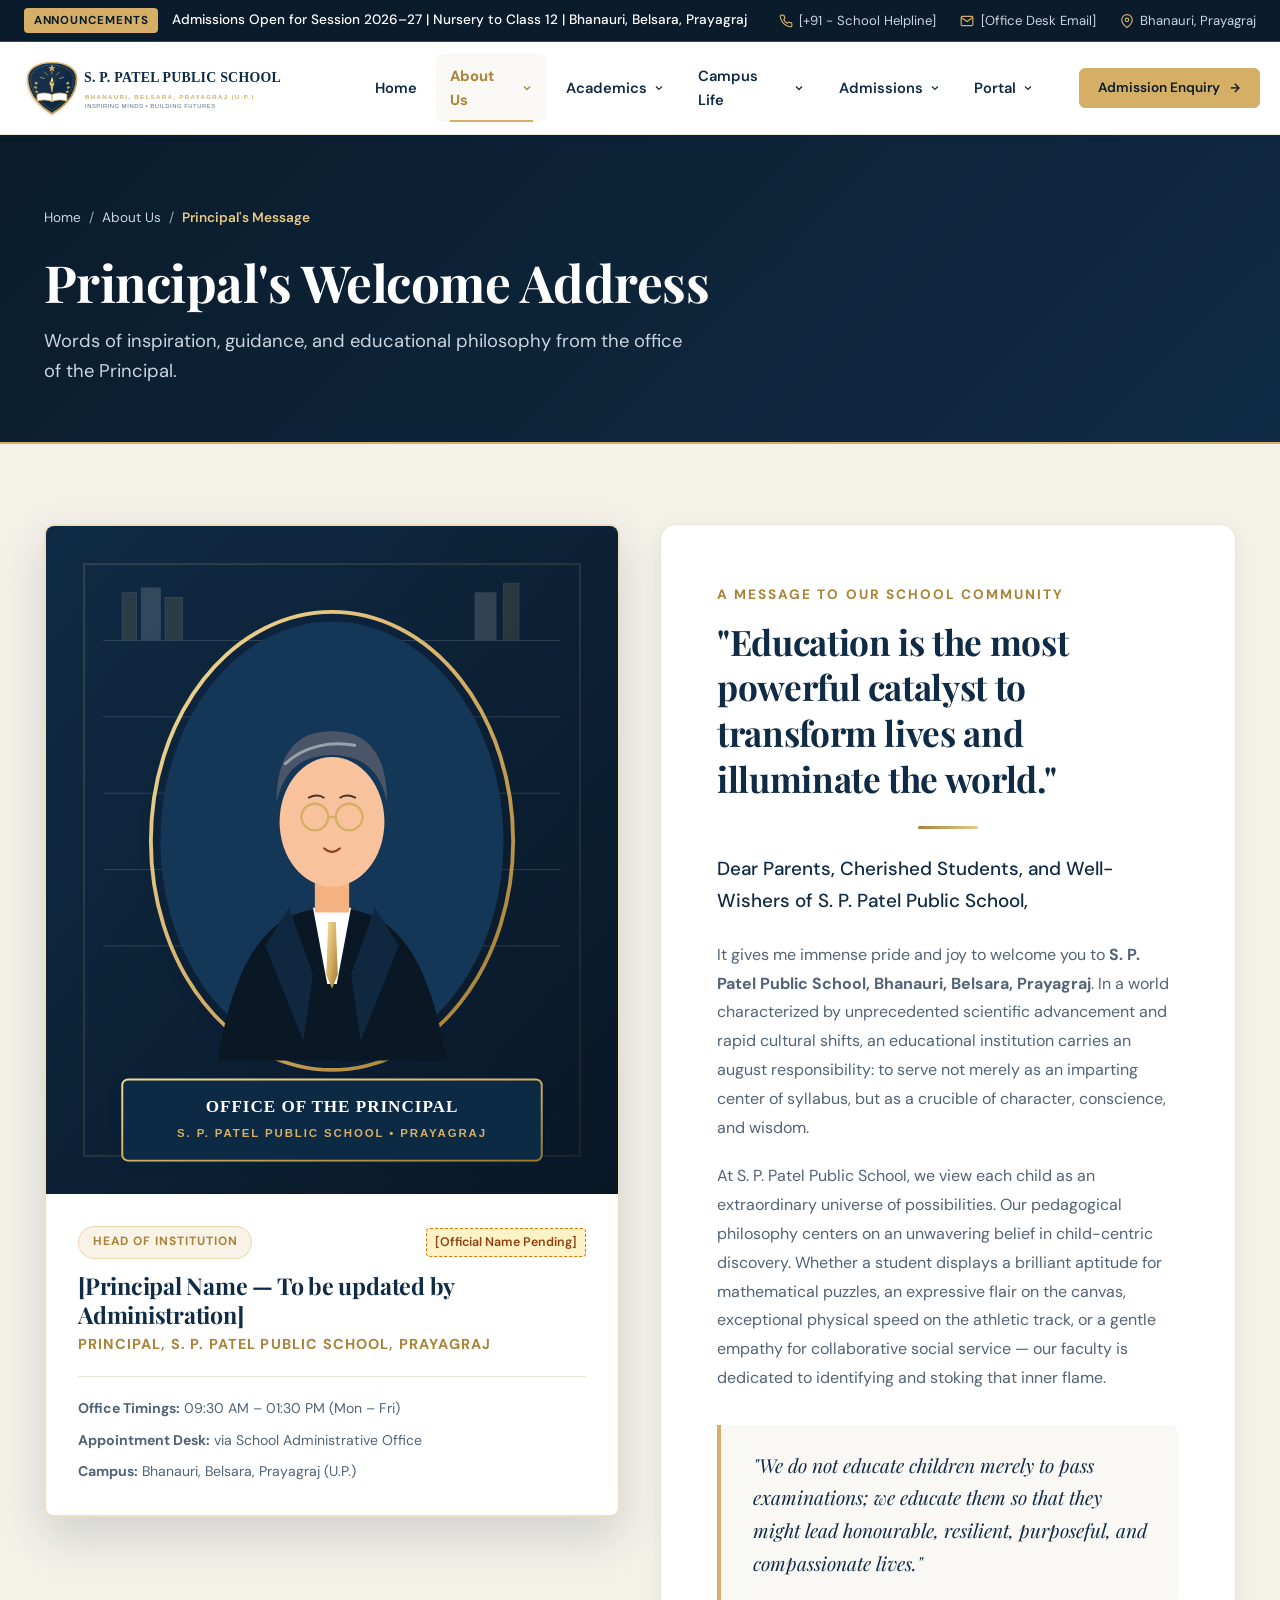
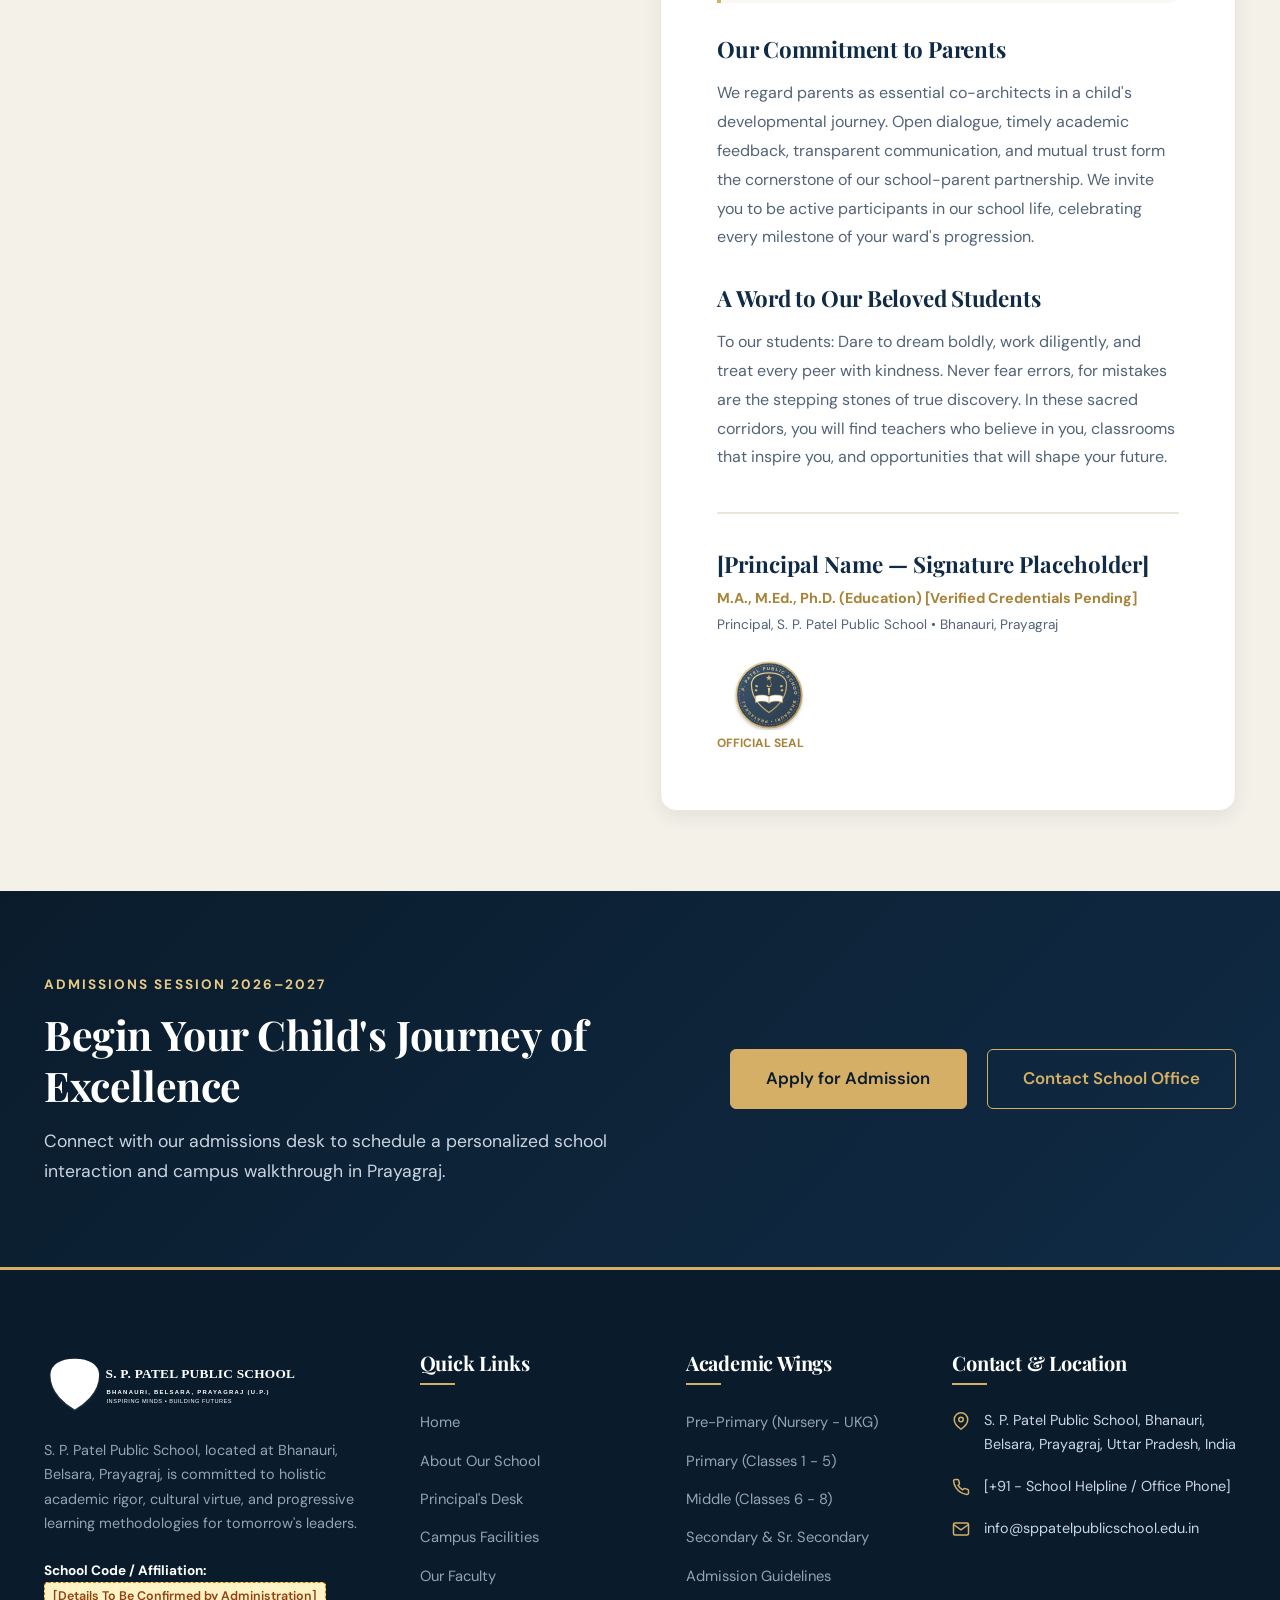
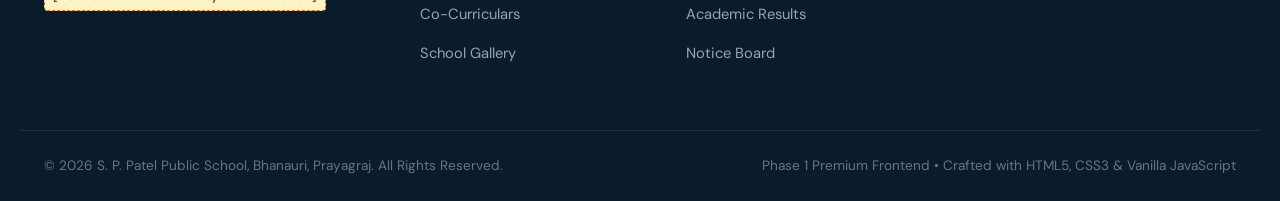
<file: s_p patel/pages/principal.html>
<!DOCTYPE html>
<html lang="en">
<head>
  <meta charset="UTF-8">
  <meta name="viewport" content="width=device-width, initial-scale=1.0">
  <meta http-equiv="X-UA-Compatible" content="ie=edge">
  <title>Principal's Message | S. P. Patel Public School, Prayagraj</title>
  <meta name="description" content="Read the inspiring message from the Principal of S. P. Patel Public School, Bhanauri, Belsara, Prayagraj on holistic student education and values.">
  
  <link rel="icon" type="image/svg+xml" href="../assets/logo/school-crest.svg">
  <link rel="stylesheet" href="../css/style.css">
  <link rel="stylesheet" href="../css/components.css">
  <link rel="stylesheet" href="../css/responsive.css">
</head>
<body>

  <!-- Announcement Bar -->
  <aside class="announcement-bar" aria-label="Announcements">
    <div class="container announcement-inner">
      <div class="announcement-left">
        <span class="announcement-badge">Announcements</span>
        <span class="announcement-text">
          Admissions Open for Session 2026–27 | Nursery to Class 12 | Bhanauri, Belsara, Prayagraj
        </span>
      </div>
      <div class="announcement-right">
        <a href="tel:+919876543210" class="announcement-link">
          <svg viewBox="0 0 24 24" fill="none" stroke="currentColor" stroke-width="2"><path d="M22 16.92v3a2 2 0 0 1-2.18 2 19.79 19.79 0 0 1-8.63-3.07 19.5 19.5 0 0 1-6-6 19.79 19.79 0 0 1-3.07-8.67A2 2 0 0 1 4.11 2h3a2 2 0 0 1 2 1.72 12.84 12.84 0 0 0 .7 2.81 2 2 0 0 1-.45 2.11L8.09 9.91a16 16 0 0 0 6 6l1.27-1.27a2 2 0 0 1 2.11-.45 12.84 12.84 0 0 0 2.81.7A2 2 0 0 1 22 16.92z"></path></svg>
          <span>[+91 - School Helpline]</span>
        </a>
        <a href="mailto:info@sppatelpublicschool.edu.in" class="announcement-link">
          <svg viewBox="0 0 24 24" fill="none" stroke="currentColor" stroke-width="2"><path d="M4 4h16c1.1 0 2 .9 2 2v12c0 1.1-.9 2-2 2H4c-1.1 0-2-.9-2-2V6c0-1.1.9-2 2-2z"></path><polyline points="22,6 12,13 2,6"></polyline></svg>
          <span>[Office Desk Email]</span>
        </a>
        <span class="announcement-link">
          <svg viewBox="0 0 24 24" fill="none" stroke="currentColor" stroke-width="2"><path d="M21 10c0 7-9 13-9 13s-9-6-9-13a9 9 0 0 1 18 0z"></path><circle cx="12" cy="10" r="3"></circle></svg>
          <span>Bhanauri, Prayagraj</span>
        </span>
      </div>
    </div>
  </aside>

  <!-- Main Header -->
  <header class="site-header" id="mainHeader">
    <div class="container header-inner">
      <a href="../index.html" class="brand-logo" aria-label="S. P. Patel Public School Home">
        <img src="../assets/logo/school-logo.svg" alt="S. P. Patel Public School Emblem" class="brand-crest-img">
      </a>

      <!-- Mobile Hamburger Toggle -->
      <button class="mobile-nav-toggle" aria-label="Toggle navigation menu" aria-expanded="false">
        <span class="hamburger-line"></span>
        <span class="hamburger-line"></span>
        <span class="hamburger-line"></span>
      </button>

      <!-- Navigation Menu -->
      <nav class="nav-menu-wrapper" aria-label="Main Navigation">
        <ul class="nav-list">
          <li class="nav-item">
            <a href="../index.html" class="nav-link">Home</a>
          </li>

          <!-- Dropdown: About Us (Active) -->
          <li class="nav-item has-dropdown active">
            <a href="about.html" class="nav-link active-page" aria-haspopup="true" aria-expanded="false">
              About Us
              <svg class="dropdown-icon" viewBox="0 0 24 24" fill="none" stroke="currentColor" stroke-width="2.5"><polyline points="6 9 12 15 18 9"></polyline></svg>
            </a>
            <ul class="dropdown-menu">
              <li><a href="about.html#overview" class="dropdown-link">School Overview</a></li>
              <li><a href="about.html#story" class="dropdown-link">Our Story &amp; Heritage</a></li>
              <li><a href="about.html#vision" class="dropdown-link">Vision &amp; Mission</a></li>
              <li><a href="principal.html" class="dropdown-link active-page">Principal's Message</a></li>
            </ul>
          </li>

          <!-- Dropdown: Academics -->
          <li class="nav-item has-dropdown">
            <a href="academics.html" class="nav-link" aria-haspopup="true" aria-expanded="false">
              Academics
              <svg class="dropdown-icon" viewBox="0 0 24 24" fill="none" stroke="currentColor" stroke-width="2.5"><polyline points="6 9 12 15 18 9"></polyline></svg>
            </a>
            <ul class="dropdown-menu">
              <li><a href="academics.html#pre-primary" class="dropdown-link">Pre-Primary (Nursery to UKG)</a></li>
              <li><a href="academics.html#primary" class="dropdown-link">Primary (Classes 1–5)</a></li>
              <li><a href="academics.html#middle" class="dropdown-link">Middle (Classes 6–8)</a></li>
              <li><a href="academics.html#secondary" class="dropdown-link">Secondary &amp; Senior Secondary</a></li>
            </ul>
          </li>

          <!-- Dropdown: Campus Life -->
          <li class="nav-item has-dropdown">
            <a href="facilities.html" class="nav-link" aria-haspopup="true" aria-expanded="false">
              Campus Life
              <svg class="dropdown-icon" viewBox="0 0 24 24" fill="none" stroke="currentColor" stroke-width="2.5"><polyline points="6 9 12 15 18 9"></polyline></svg>
            </a>
            <ul class="dropdown-menu">
              <li><a href="facilities.html" class="dropdown-link">Facilities &amp; Infrastructure</a></li>
              <li><a href="teachers.html" class="dropdown-link">Our Teachers &amp; Faculty</a></li>
              <li><a href="activities.html" class="dropdown-link">Co-Curricular Activities</a></li>
              <li><a href="gallery.html" class="dropdown-link">School Gallery</a></li>
            </ul>
          </li>

          <!-- Dropdown: Admissions -->
          <li class="nav-item has-dropdown">
            <a href="admissions.html" class="nav-link" aria-haspopup="true" aria-expanded="false">
              Admissions
              <svg class="dropdown-icon" viewBox="0 0 24 24" fill="none" stroke="currentColor" stroke-width="2.5"><polyline points="6 9 12 15 18 9"></polyline></svg>
            </a>
            <ul class="dropdown-menu">
              <li><a href="admissions.html#overview" class="dropdown-link">Admission Overview</a></li>
              <li><a href="admissions.html#process" class="dropdown-link">Admission Process</a></li>
              <li><a href="admissions.html#eligibility" class="dropdown-link">Eligibility Criteria</a></li>
              <li><a href="admissions.html#fee-structure" class="dropdown-link">Fee Structure</a></li>
              <li><a href="admissions.html#documents" class="dropdown-link">Required Documents</a></li>
            </ul>
          </li>

          <!-- Dropdown: Portal -->
          <li class="nav-item has-dropdown">
            <a href="notices.html" class="nav-link" aria-haspopup="true" aria-expanded="false">
              Portal
              <svg class="dropdown-icon" viewBox="0 0 24 24" fill="none" stroke="currentColor" stroke-width="2.5"><polyline points="6 9 12 15 18 9"></polyline></svg>
            </a>
            <ul class="dropdown-menu">
              <li><a href="notices.html" class="dropdown-link">Notices &amp; Circulars</a></li>
              <li><a href="results.html" class="dropdown-link">Academic Results</a></li>
              <li><a href="contact.html" class="dropdown-link">Contact Us</a></li>
            </ul>
          </li>
        </ul>

        <div class="header-actions">
          <a href="admissions.html#enquiry-form" class="btn btn-secondary btn-sm">
            <span>Admission Enquiry</span>
            <svg width="14" height="14" viewBox="0 0 24 24" fill="none" stroke="currentColor" stroke-width="2.5"><line x1="5" y1="12" x2="19" y2="12"></line><polyline points="12 5 19 12 12 19"></polyline></svg>
          </a>
        </div>
      </nav>
    </div>
  </header>

  <main>
    <!-- Page Hero Banner -->
    <section class="page-hero" aria-label="Principal Header">
      <div class="container">
        <ul class="breadcrumbs" aria-label="Breadcrumb Navigation">
          <li class="breadcrumb-item"><a href="../index.html">Home</a></li>
          <li class="breadcrumb-item">/</li>
          <li class="breadcrumb-item"><a href="about.html">About Us</a></li>
          <li class="breadcrumb-item">/</li>
          <li class="breadcrumb-item active" aria-current="page">Principal's Message</li>
        </ul>
        <h1 class="page-hero-title">Principal's Welcome Address</h1>
        <p class="page-hero-subtitle">
          Words of inspiration, guidance, and educational philosophy from the office of the Principal.
        </p>
      </div>
    </section>

    <!-- Detailed Principal's Address Section -->
    <section class="section-padding bg-cream" aria-labelledby="messageMainHeading">
      <div class="container">
        <div class="grid-2" style="align-items: flex-start;">
          <!-- Left Column: Portrait and Credentials Card -->
          <div>
            <div class="card" style="padding: 0; overflow: hidden; border: 2px solid var(--color-border-gold); box-shadow: var(--shadow-xl); position: sticky; top: 100px;">
              <img src="../assets/images/principal.svg" alt="Portrait of Principal, S. P. Patel Public School" style="width: 100%; height: auto; display: block;">
              <div style="padding: 2rem; background: var(--color-white);">
                <div style="display: flex; align-items: center; justify-content: space-between; margin-bottom: 0.75rem;">
                  <span class="badge badge-gold">Head of Institution</span>
                  <span class="placeholder-tag">[Official Name Pending]</span>
                </div>
                <h2 id="messageMainHeading" style="font-size: 1.45rem; color: var(--color-primary); margin-bottom: 0.25rem;">
                  [Principal Name — To be updated by Administration]
                </h2>
                <p style="font-size: 0.9rem; color: var(--color-secondary-dark); font-weight: 700; letter-spacing: 0.08em; text-transform: uppercase; margin-bottom: 1.25rem;">
                  Principal, S. P. Patel Public School, Prayagraj
                </p>
                <div style="border-top: 1px solid var(--color-border-light); padding-top: 1.25rem;">
                  <div style="font-size: 0.88rem; color: var(--color-text-muted); display: flex; flex-direction: column; gap: 0.5rem;">
                    <div><strong>Office Timings:</strong> 09:30 AM – 01:30 PM (Mon – Fri)</div>
                    <div><strong>Appointment Desk:</strong> via School Administrative Office</div>
                    <div><strong>Campus:</strong> Bhanauri, Belsara, Prayagraj (U.P.)</div>
                  </div>
                </div>
              </div>
            </div>
          </div>

          <!-- Right Column: Full Official Address -->
          <div style="background: var(--color-white); padding: 3.5rem; border-radius: var(--radius-lg); border: 1px solid var(--color-border-light); box-shadow: var(--shadow-md);">
            <div class="eyebrow">A Message to Our School Community</div>
            <h3 style="font-size: 2.2rem; color: var(--color-primary); margin-bottom: 1.5rem; line-height: 1.3;">
              "Education is the most powerful catalyst to transform lives and illuminate the world."
            </h3>
            <div class="gold-divider text-left"></div>

            <p class="lead-text" style="color: var(--color-primary); font-weight: 500; margin-bottom: 1.5rem;">
              Dear Parents, Cherished Students, and Well-Wishers of S. P. Patel Public School,
            </p>

            <p style="margin-bottom: 1.25rem; line-height: 1.8;">
              It gives me immense pride and joy to welcome you to <strong>S. P. Patel Public School, Bhanauri, Belsara, Prayagraj</strong>. In a world characterized by unprecedented scientific advancement and rapid cultural shifts, an educational institution carries an august responsibility: to serve not merely as an imparting center of syllabus, but as a crucible of character, conscience, and wisdom.
            </p>

            <p style="margin-bottom: 1.25rem; line-height: 1.8;">
              At S. P. Patel Public School, we view each child as an extraordinary universe of possibilities. Our pedagogical philosophy centers on an unwavering belief in child-centric discovery. Whether a student displays a brilliant aptitude for mathematical puzzles, an expressive flair on the canvas, exceptional physical speed on the athletic track, or a gentle empathy for collaborative social service — our faculty is dedicated to identifying and stoking that inner flame.
            </p>

            <!-- Highlight Quote Box -->
            <div style="background-color: var(--color-cream-light); border-left: 4px solid var(--color-secondary); padding: 1.5rem 2rem; border-radius: 0 var(--radius-md) var(--radius-md) 0; margin: 2rem 0;">
              <p style="font-family: var(--font-heading); font-size: 1.2rem; font-style: italic; color: var(--color-primary); margin: 0; line-height: 1.7;">
                "We do not educate children merely to pass examinations; we educate them so that they might lead honourable, resilient, purposeful, and compassionate lives."
              </p>
            </div>

            <h4 style="font-size: 1.4rem; color: var(--color-primary); margin: 2rem 0 1rem 0;">Our Commitment to Parents</h4>
            <p style="margin-bottom: 1.25rem; line-height: 1.8;">
              We regard parents as essential co-architects in a child's developmental journey. Open dialogue, timely academic feedback, transparent communication, and mutual trust form the cornerstone of our school-parent partnership. We invite you to be active participants in our school life, celebrating every milestone of your ward's progression.
            </p>

            <h4 style="font-size: 1.4rem; color: var(--color-primary); margin: 2rem 0 1rem 0;">A Word to Our Beloved Students</h4>
            <p style="margin-bottom: 1.5rem; line-height: 1.8;">
              To our students: Dare to dream boldly, work diligently, and treat every peer with kindness. Never fear errors, for mistakes are the stepping stones of true discovery. In these sacred corridors, you will find teachers who believe in you, classrooms that inspire you, and opportunities that will shape your future.
            </p>

            <!-- Dignified Formal Signature Block -->
            <div style="border-top: 2px solid var(--color-border-light); padding-top: 2rem; margin-top: 2.5rem; display: flex; align-items: flex-end; justify-content: space-between; flex-wrap: wrap; gap: 1.5rem;">
              <div>
                <p style="font-family: var(--font-heading); font-size: 1.4rem; font-weight: 700; color: var(--color-primary); margin: 0;">
                  [Principal Name — Signature Placeholder]
                </p>
                <p style="font-size: 0.9rem; color: var(--color-secondary-dark); font-weight: 700; margin: 0.25rem 0 0 0;">
                  M.A., M.Ed., Ph.D. (Education) [Verified Credentials Pending]
                </p>
                <p style="font-size: 0.85rem; color: var(--color-text-muted); margin: 0.2rem 0 0 0;">
                  Principal, S. P. Patel Public School • Bhanauri, Prayagraj
                </p>
              </div>

              <div style="text-align: right;">
                <img src="../assets/logo/school-crest.svg" alt="Official Seal" style="width: 70px; height: 70px; opacity: 0.85; margin-left: auto;">
                <span style="font-size: 0.75rem; color: var(--color-secondary-dark); font-weight: 700; display: block; margin-top: 0.25rem;">OFFICIAL SEAL</span>
              </div>
            </div>
          </div>
        </div>
      </div>
    </section>

    <!-- Admission CTA Banner -->
    <section class="admission-cta-section" aria-label="Admissions Call to Action">
      <div class="container">
        <div class="cta-box">
          <div class="cta-text-col">
            <div class="eyebrow" style="color: var(--color-secondary-light);">Admissions Session 2026–2027</div>
            <h2 class="cta-title">Begin Your Child's Journey of Excellence</h2>
            <p class="cta-desc">
              Connect with our admissions desk to schedule a personalized school interaction and campus walkthrough in Prayagraj.
            </p>
          </div>
          <div class="cta-actions">
            <a href="admissions.html" class="btn btn-secondary btn-lg">Apply for Admission</a>
            <a href="contact.html" class="btn btn-outline-gold btn-lg">Contact School Office</a>
          </div>
        </div>
      </div>
    </section>
  </main>

  <!-- Footer -->
  <footer class="site-footer">
    <div class="container footer-top">
      <div class="footer-grid">
        <div>
          <img src="../assets/logo/school-logo.svg" alt="S. P. Patel Public School" class="footer-brand-img" style="filter: brightness(0) invert(1);">
          <p class="footer-about-text">
            S. P. Patel Public School, located at Bhanauri, Belsara, Prayagraj, is committed to holistic academic rigor, cultural virtue, and progressive learning methodologies for tomorrow's leaders.
          </p>
          <div style="font-size: 0.85rem; color: #94A3B8;">
            <p><strong style="color: #FFFFFF;">School Code / Affiliation:</strong> <span class="placeholder-tag">[Details To Be Confirmed by Administration]</span></p>
          </div>
        </div>

        <div>
          <h4 class="footer-title">Quick Links</h4>
          <ul class="footer-links-list">
            <li><a href="../index.html" class="footer-link">Home</a></li>
            <li><a href="about.html" class="footer-link">About Our School</a></li>
            <li><a href="principal.html" class="footer-link">Principal's Desk</a></li>
            <li><a href="facilities.html" class="footer-link">Campus Facilities</a></li>
            <li><a href="teachers.html" class="footer-link">Our Faculty</a></li>
            <li><a href="activities.html" class="footer-link">Co-Curriculars</a></li>
            <li><a href="gallery.html" class="footer-link">School Gallery</a></li>
          </ul>
        </div>

        <div>
          <h4 class="footer-title">Academic Wings</h4>
          <ul class="footer-links-list">
            <li><a href="academics.html#pre-primary" class="footer-link">Pre-Primary (Nursery - UKG)</a></li>
            <li><a href="academics.html#primary" class="footer-link">Primary (Classes 1 - 5)</a></li>
            <li><a href="academics.html#middle" class="footer-link">Middle (Classes 6 - 8)</a></li>
            <li><a href="academics.html#secondary" class="footer-link">Secondary &amp; Sr. Secondary</a></li>
            <li><a href="admissions.html" class="footer-link">Admission Guidelines</a></li>
            <li><a href="results.html" class="footer-link">Academic Results</a></li>
            <li><a href="notices.html" class="footer-link">Notice Board</a></li>
          </ul>
        </div>

        <div>
          <h4 class="footer-title">Contact &amp; Location</h4>
          <div class="footer-contact-list">
            <div class="footer-contact-item">
              <svg class="footer-contact-icon" viewBox="0 0 24 24" fill="none" stroke="currentColor" stroke-width="2"><path d="M21 10c0 7-9 13-9 13s-9-6-9-13a9 9 0 0 1 18 0z"></path><circle cx="12" cy="10" r="3"></circle></svg>
              <span>S. P. Patel Public School, Bhanauri, Belsara, Prayagraj, Uttar Pradesh, India</span>
            </div>
            <div class="footer-contact-item">
              <svg class="footer-contact-icon" viewBox="0 0 24 24" fill="none" stroke="currentColor" stroke-width="2"><path d="M22 16.92v3a2 2 0 0 1-2.18 2 19.79 19.79 0 0 1-8.63-3.07 19.5 19.5 0 0 1-6-6 19.79 19.79 0 0 1-3.07-8.67A2 2 0 0 1 4.11 2h3a2 2 0 0 1 2 1.72 12.84 12.84 0 0 0 .7 2.81 2 2 0 0 1-.45 2.11L8.09 9.91a16 16 0 0 0 6 6l1.27-1.27a2 2 0 0 1 2.11-.45 12.84 12.84 0 0 0 2.81.7A2 2 0 0 1 22 16.92z"></path></svg>
              <span>[+91 - School Helpline / Office Phone]</span>
            </div>
            <div class="footer-contact-item">
              <svg class="footer-contact-icon" viewBox="0 0 24 24" fill="none" stroke="currentColor" stroke-width="2"><path d="M4 4h16c1.1 0 2 .9 2 2v12c0 1.1-.9 2-2 2H4c-1.1 0-2-.9-2-2V6c0-1.1.9-2 2-2z"></path><polyline points="22,6 12,13 2,6"></polyline></svg>
              <span>info@sppatelpublicschool.edu.in</span>
            </div>
          </div>
        </div>
      </div>
    </div>

    <div class="footer-bottom">
      <div class="container footer-bottom-inner">
        <div>&copy; <span class="current-year">2026</span> S. P. Patel Public School, Bhanauri, Prayagraj. All Rights Reserved.</div>
        <div><span>Phase 1 Premium Frontend • Crafted with HTML5, CSS3 &amp; Vanilla JavaScript</span></div>
      </div>
    </div>
  </footer>

  <button class="back-to-top" aria-label="Back to Top">
    <svg width="20" height="20" viewBox="0 0 24 24" fill="none" stroke="currentColor" stroke-width="3"><polyline points="18 15 12 9 6 15"></polyline></svg>
  </button>

  <script src="../js/navigation.js"></script>
  <script src="../js/main.js"></script>
</body>
</html>
</file>
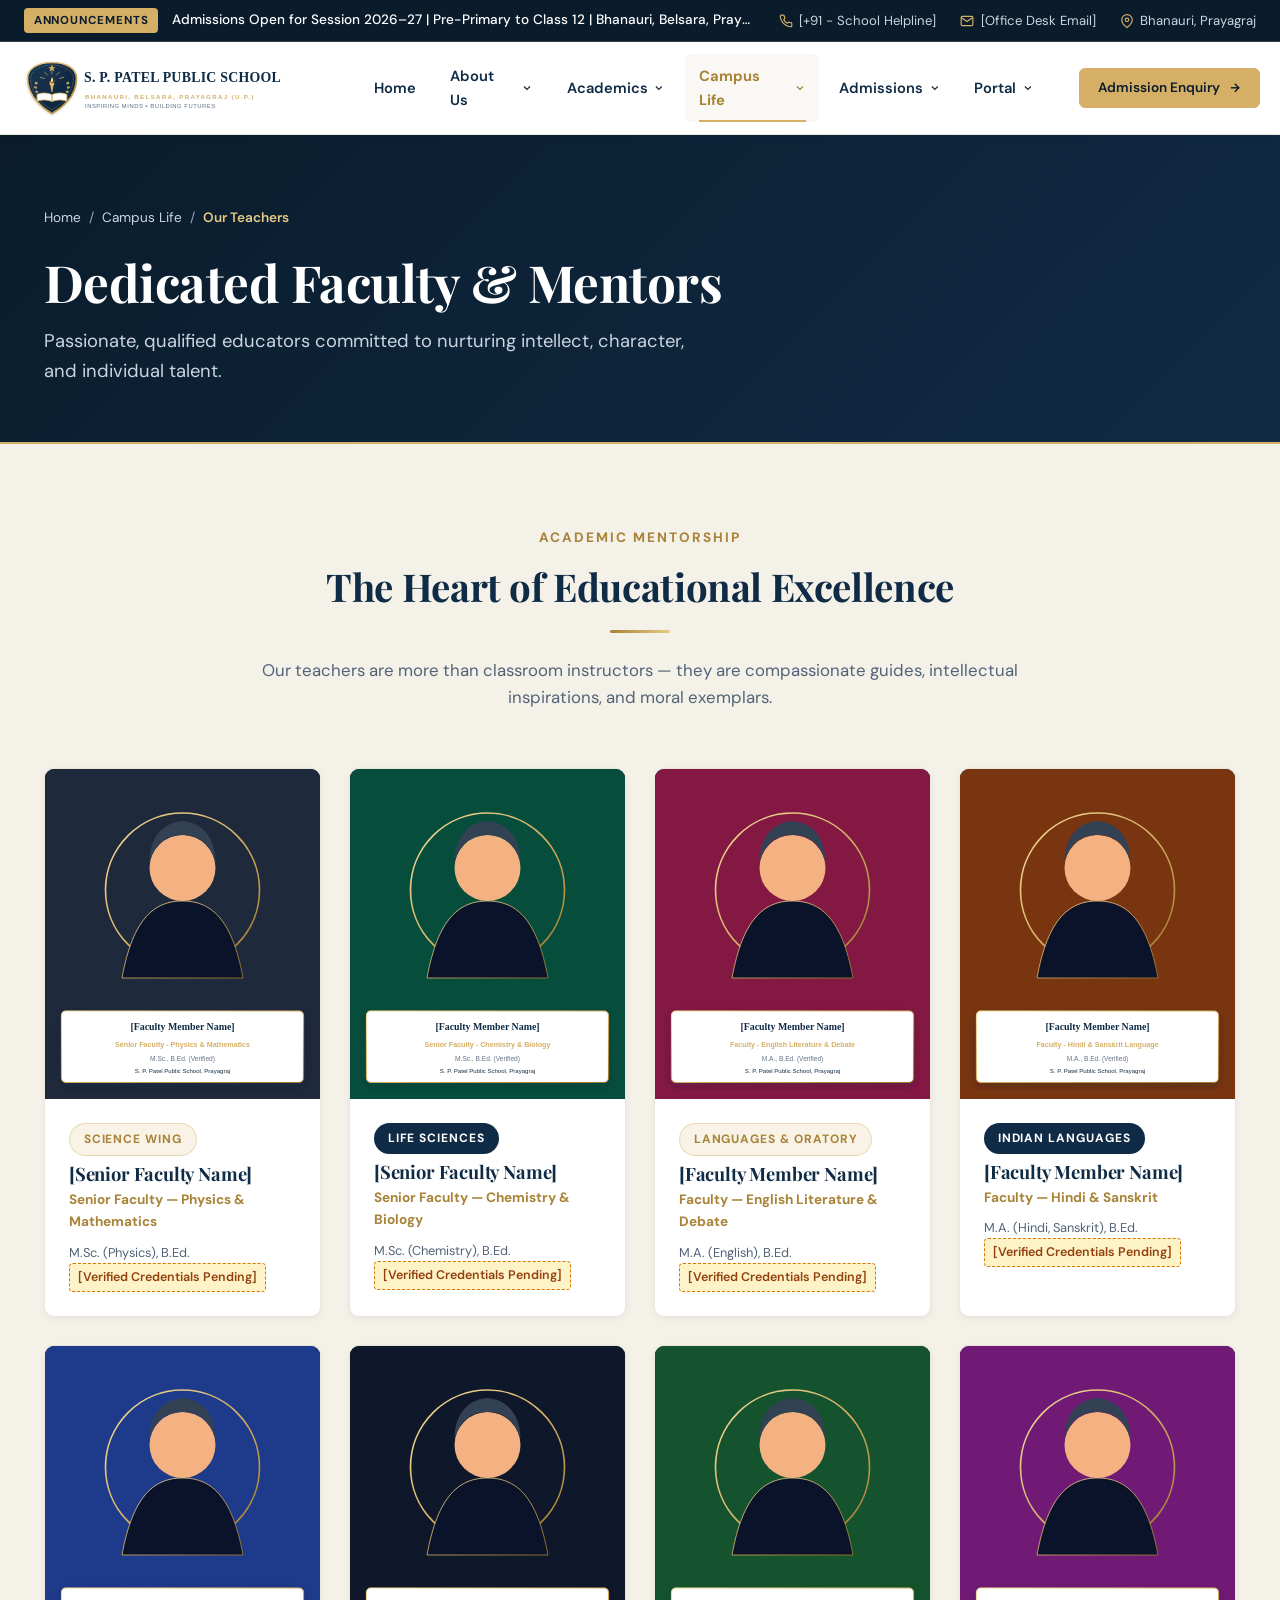
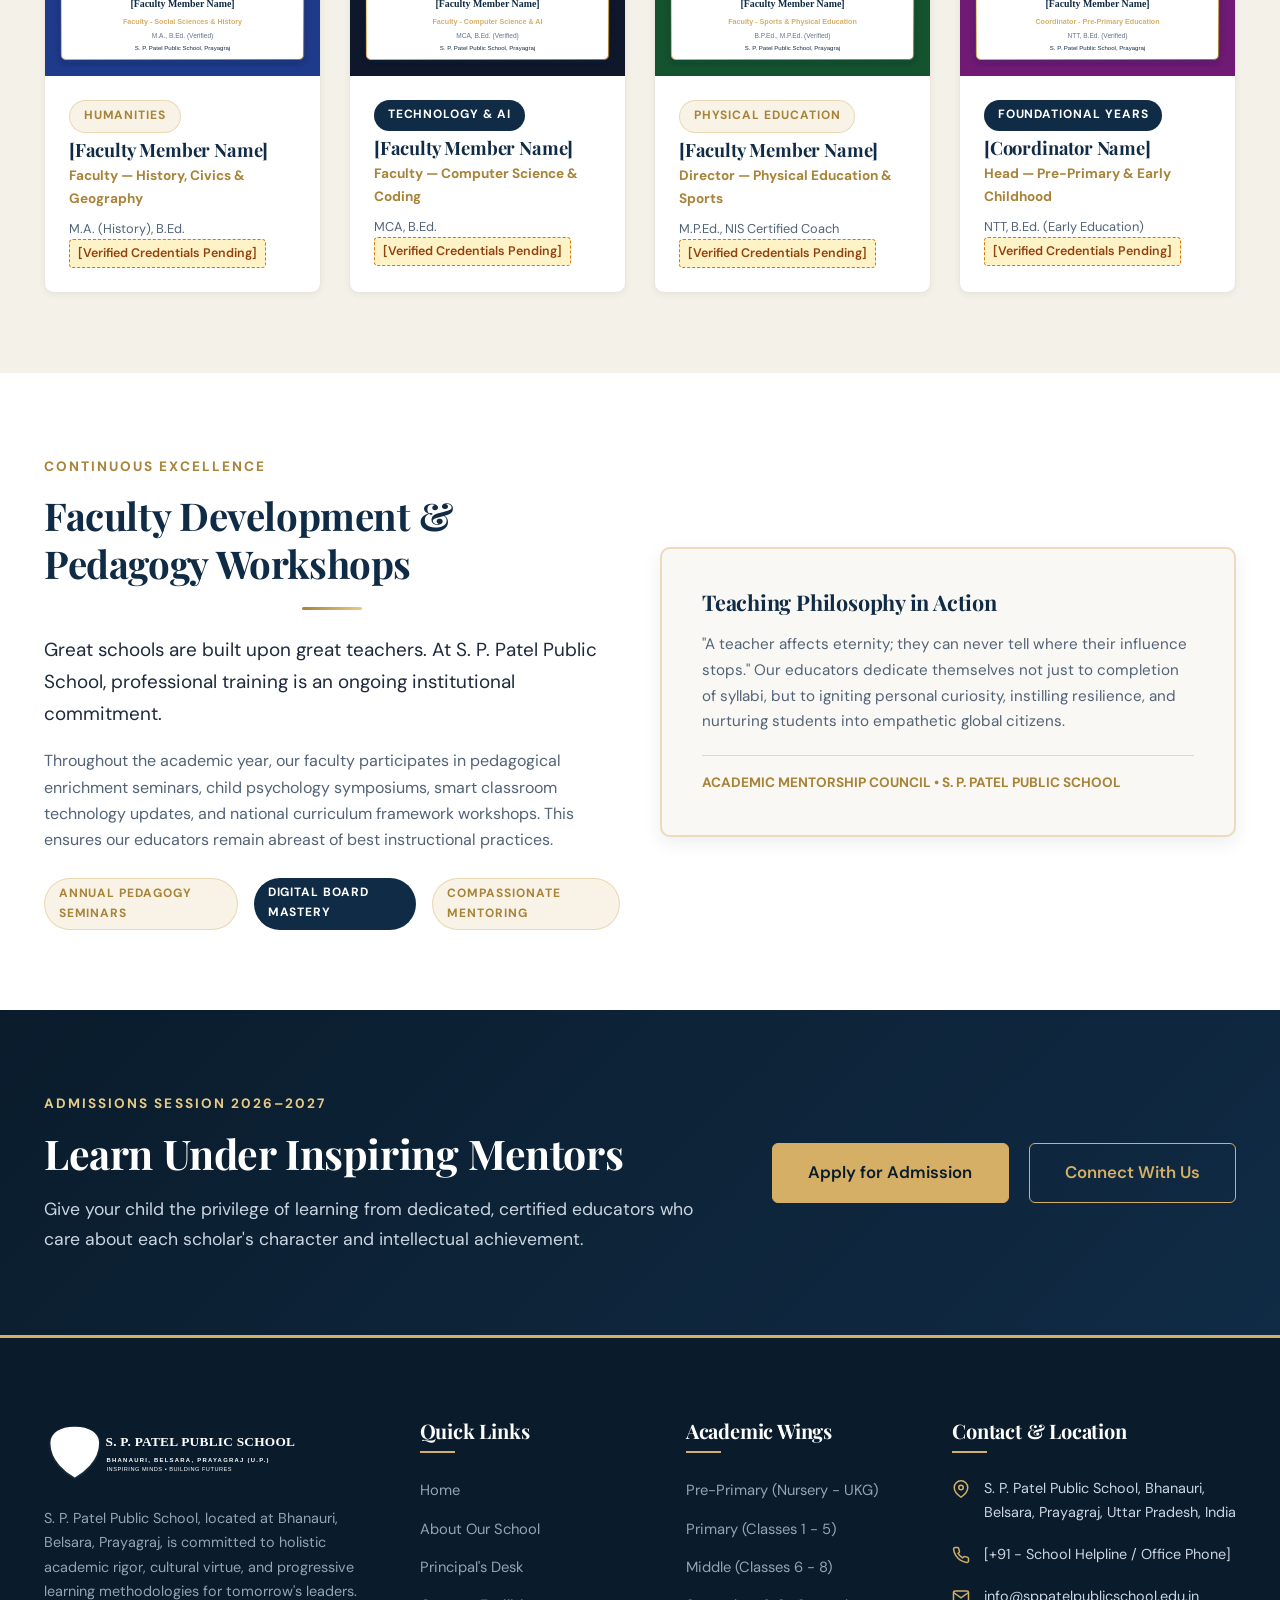
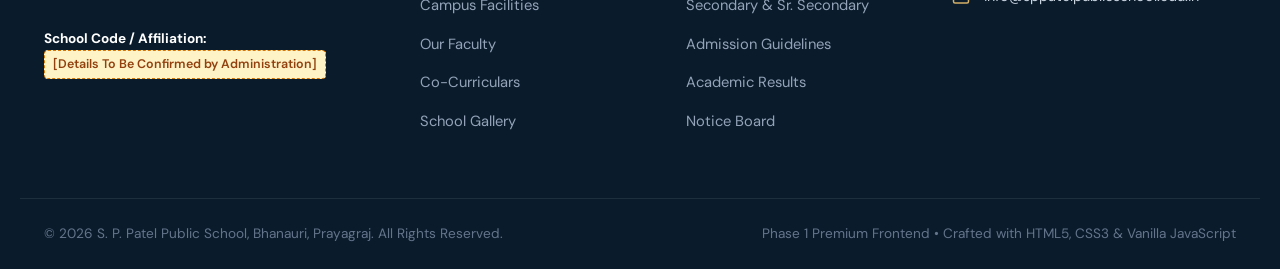
<file: s_p patel/pages/teachers.html>
<!DOCTYPE html>
<html lang="en">
<head>
  <meta charset="UTF-8">
  <meta name="viewport" content="width=device-width, initial-scale=1.0">
  <meta http-equiv="X-UA-Compatible" content="ie=edge">
  <title>Our Teachers &amp; Faculty | S. P. Patel Public School, Prayagraj</title>
  <meta name="description" content="Meet our dedicated, qualified faculty and educators across Science, Mathematics, Humanities, and Arts at S. P. Patel Public School, Prayagraj.">
  
  <link rel="icon" type="image/svg+xml" href="../assets/logo/school-crest.svg">
  <link rel="stylesheet" href="../css/style.css">
  <link rel="stylesheet" href="../css/components.css">
  <link rel="stylesheet" href="../css/responsive.css">
</head>
<body>

  <!-- Announcement Bar -->
  <aside class="announcement-bar" aria-label="Announcements">
    <div class="container announcement-inner">
      <div class="announcement-left">
        <span class="announcement-badge">Announcements</span>
        <span class="announcement-text">
          Admissions Open for Session 2026–27 | Pre-Primary to Class 12 | Bhanauri, Belsara, Prayagraj
        </span>
      </div>
      <div class="announcement-right">
        <a href="tel:+919876543210" class="announcement-link">
          <svg viewBox="0 0 24 24" fill="none" stroke="currentColor" stroke-width="2"><path d="M22 16.92v3a2 2 0 0 1-2.18 2 19.79 19.79 0 0 1-8.63-3.07 19.5 19.5 0 0 1-6-6 19.79 19.79 0 0 1-3.07-8.67A2 2 0 0 1 4.11 2h3a2 2 0 0 1 2 1.72 12.84 12.84 0 0 0 .7 2.81 2 2 0 0 1-.45 2.11L8.09 9.91a16 16 0 0 0 6 6l1.27-1.27a2 2 0 0 1 2.11-.45 12.84 12.84 0 0 0 2.81.7A2 2 0 0 1 22 16.92z"></path></svg>
          <span>[+91 - School Helpline]</span>
        </a>
        <a href="mailto:info@sppatelpublicschool.edu.in" class="announcement-link">
          <svg viewBox="0 0 24 24" fill="none" stroke="currentColor" stroke-width="2"><path d="M4 4h16c1.1 0 2 .9 2 2v12c0 1.1-.9 2-2 2H4c-1.1 0-2-.9-2-2V6c0-1.1.9-2 2-2z"></path><polyline points="22,6 12,13 2,6"></polyline></svg>
          <span>[Office Desk Email]</span>
        </a>
        <span class="announcement-link">
          <svg viewBox="0 0 24 24" fill="none" stroke="currentColor" stroke-width="2"><path d="M21 10c0 7-9 13-9 13s-9-6-9-13a9 9 0 0 1 18 0z"></path><circle cx="12" cy="10" r="3"></circle></svg>
          <span>Bhanauri, Prayagraj</span>
        </span>
      </div>
    </div>
  </aside>

  <!-- Main Header -->
  <header class="site-header" id="mainHeader">
    <div class="container header-inner">
      <a href="../index.html" class="brand-logo" aria-label="S. P. Patel Public School Home">
        <img src="../assets/logo/school-logo.svg" alt="S. P. Patel Public School Emblem" class="brand-crest-img">
      </a>

      <!-- Mobile Hamburger Toggle -->
      <button class="mobile-nav-toggle" aria-label="Toggle navigation menu" aria-expanded="false">
        <span class="hamburger-line"></span>
        <span class="hamburger-line"></span>
        <span class="hamburger-line"></span>
      </button>

      <!-- Navigation Menu -->
      <nav class="nav-menu-wrapper" aria-label="Main Navigation">
        <ul class="nav-list">
          <li class="nav-item">
            <a href="../index.html" class="nav-link">Home</a>
          </li>

          <!-- Dropdown: About Us -->
          <li class="nav-item has-dropdown">
            <a href="about.html" class="nav-link" aria-haspopup="true" aria-expanded="false">
              About Us
              <svg class="dropdown-icon" viewBox="0 0 24 24" fill="none" stroke="currentColor" stroke-width="2.5"><polyline points="6 9 12 15 18 9"></polyline></svg>
            </a>
            <ul class="dropdown-menu">
              <li><a href="about.html#overview" class="dropdown-link">School Overview</a></li>
              <li><a href="about.html#story" class="dropdown-link">Our Story &amp; Heritage</a></li>
              <li><a href="about.html#vision" class="dropdown-link">Vision &amp; Mission</a></li>
              <li><a href="principal.html" class="dropdown-link">Principal's Message</a></li>
            </ul>
          </li>

          <!-- Dropdown: Academics -->
          <li class="nav-item has-dropdown">
            <a href="academics.html" class="nav-link" aria-haspopup="true" aria-expanded="false">
              Academics
              <svg class="dropdown-icon" viewBox="0 0 24 24" fill="none" stroke="currentColor" stroke-width="2.5"><polyline points="6 9 12 15 18 9"></polyline></svg>
            </a>
            <ul class="dropdown-menu">
              <li><a href="academics.html#pre-primary" class="dropdown-link">Pre-Primary (Nursery to UKG)</a></li>
              <li><a href="academics.html#primary" class="dropdown-link">Primary (Classes 1–5)</a></li>
              <li><a href="academics.html#middle" class="dropdown-link">Middle (Classes 6–8)</a></li>
              <li><a href="academics.html#secondary" class="dropdown-link">Secondary &amp; Senior Secondary</a></li>
            </ul>
          </li>

          <!-- Dropdown: Campus Life (Active) -->
          <li class="nav-item has-dropdown active">
            <a href="facilities.html" class="nav-link active-page" aria-haspopup="true" aria-expanded="false">
              Campus Life
              <svg class="dropdown-icon" viewBox="0 0 24 24" fill="none" stroke="currentColor" stroke-width="2.5"><polyline points="6 9 12 15 18 9"></polyline></svg>
            </a>
            <ul class="dropdown-menu">
              <li><a href="facilities.html" class="dropdown-link">Facilities &amp; Infrastructure</a></li>
              <li><a href="teachers.html" class="dropdown-link active-page">Our Teachers &amp; Faculty</a></li>
              <li><a href="activities.html" class="dropdown-link">Co-Curricular Activities</a></li>
              <li><a href="gallery.html" class="dropdown-link">School Gallery</a></li>
            </ul>
          </li>

          <!-- Dropdown: Admissions -->
          <li class="nav-item has-dropdown">
            <a href="admissions.html" class="nav-link" aria-haspopup="true" aria-expanded="false">
              Admissions
              <svg class="dropdown-icon" viewBox="0 0 24 24" fill="none" stroke="currentColor" stroke-width="2.5"><polyline points="6 9 12 15 18 9"></polyline></svg>
            </a>
            <ul class="dropdown-menu">
              <li><a href="admissions.html#overview" class="dropdown-link">Admission Overview</a></li>
              <li><a href="admissions.html#process" class="dropdown-link">Admission Process</a></li>
              <li><a href="admissions.html#eligibility" class="dropdown-link">Eligibility Criteria</a></li>
              <li><a href="admissions.html#fee-structure" class="dropdown-link">Fee Structure</a></li>
              <li><a href="admissions.html#documents" class="dropdown-link">Required Documents</a></li>
            </ul>
          </li>

          <!-- Dropdown: Portal -->
          <li class="nav-item has-dropdown">
            <a href="notices.html" class="nav-link" aria-haspopup="true" aria-expanded="false">
              Portal
              <svg class="dropdown-icon" viewBox="0 0 24 24" fill="none" stroke="currentColor" stroke-width="2.5"><polyline points="6 9 12 15 18 9"></polyline></svg>
            </a>
            <ul class="dropdown-menu">
              <li><a href="notices.html" class="dropdown-link">Notices &amp; Circulars</a></li>
              <li><a href="results.html" class="dropdown-link">Academic Results</a></li>
              <li><a href="contact.html" class="dropdown-link">Contact Us</a></li>
            </ul>
          </li>
        </ul>

        <div class="header-actions">
          <a href="admissions.html#enquiry-form" class="btn btn-secondary btn-sm">
            <span>Admission Enquiry</span>
            <svg width="14" height="14" viewBox="0 0 24 24" fill="none" stroke="currentColor" stroke-width="2.5"><line x1="5" y1="12" x2="19" y2="12"></line><polyline points="12 5 19 12 12 19"></polyline></svg>
          </a>
        </div>
      </nav>
    </div>
  </header>

  <main>
    <!-- Page Hero Banner -->
    <section class="page-hero" aria-label="Teachers Hero">
      <div class="container">
        <ul class="breadcrumbs" aria-label="Breadcrumb Navigation">
          <li class="breadcrumb-item"><a href="../index.html">Home</a></li>
          <li class="breadcrumb-item">/</li>
          <li class="breadcrumb-item"><a href="facilities.html">Campus Life</a></li>
          <li class="breadcrumb-item">/</li>
          <li class="breadcrumb-item active" aria-current="page">Our Teachers</li>
        </ul>
        <h1 class="page-hero-title">Dedicated Faculty &amp; Mentors</h1>
        <p class="page-hero-subtitle">
          Passionate, qualified educators committed to nurturing intellect, character, and individual talent.
        </p>
      </div>
    </section>

    <!-- Faculty Overview & Philosophy -->
    <section class="section-padding bg-cream">
      <div class="container">
        <div class="section-header">
          <div class="eyebrow">Academic Mentorship</div>
          <h2 class="section-title">The Heart of Educational Excellence</h2>
          <div class="gold-divider"></div>
          <p class="section-subtitle">
            Our teachers are more than classroom instructors — they are compassionate guides, intellectual inspirations, and moral exemplars.
          </p>
        </div>

        <div class="grid-4">
          <!-- Teacher 1: Physics & Math -->
          <div class="card" style="padding: 0; overflow: hidden; border: 1px solid var(--color-border-light);">
            <div style="aspect-ratio: 5 / 6; overflow: hidden; background: var(--color-primary);">
              <img src="../assets/images/teacher-1.svg" alt="Senior Physics Faculty" style="width: 100%; height: 100%; object-fit: cover;">
            </div>
            <div style="padding: 1.5rem;">
              <span class="badge badge-gold" style="margin-bottom: 0.35rem;">Science Wing</span>
              <h3 style="font-size: 1.15rem; color: var(--color-primary); margin-bottom: 0.25rem;">[Senior Faculty Name]</h3>
              <p style="font-size: 0.85rem; color: var(--color-secondary-dark); font-weight: 700; margin-bottom: 0.5rem;">Senior Faculty — Physics &amp; Mathematics</p>
              <p style="font-size: 0.8rem; color: var(--color-text-muted); margin: 0;">M.Sc. (Physics), B.Ed. <span class="placeholder-tag">[Verified Credentials Pending]</span></p>
            </div>
          </div>

          <!-- Teacher 2: Chemistry & Biology -->
          <div class="card" style="padding: 0; overflow: hidden; border: 1px solid var(--color-border-light);">
            <div style="aspect-ratio: 5 / 6; overflow: hidden; background: var(--color-primary);">
              <img src="../assets/images/teacher-2.svg" alt="Senior Chemistry Faculty" style="width: 100%; height: 100%; object-fit: cover;">
            </div>
            <div style="padding: 1.5rem;">
              <span class="badge badge-navy" style="margin-bottom: 0.35rem;">Life Sciences</span>
              <h3 style="font-size: 1.15rem; color: var(--color-primary); margin-bottom: 0.25rem;">[Senior Faculty Name]</h3>
              <p style="font-size: 0.85rem; color: var(--color-secondary-dark); font-weight: 700; margin-bottom: 0.5rem;">Senior Faculty — Chemistry &amp; Biology</p>
              <p style="font-size: 0.8rem; color: var(--color-text-muted); margin: 0;">M.Sc. (Chemistry), B.Ed. <span class="placeholder-tag">[Verified Credentials Pending]</span></p>
            </div>
          </div>

          <!-- Teacher 3: English Literature -->
          <div class="card" style="padding: 0; overflow: hidden; border: 1px solid var(--color-border-light);">
            <div style="aspect-ratio: 5 / 6; overflow: hidden; background: var(--color-primary);">
              <img src="../assets/images/teacher-3.svg" alt="English Faculty" style="width: 100%; height: 100%; object-fit: cover;">
            </div>
            <div style="padding: 1.5rem;">
              <span class="badge badge-gold" style="margin-bottom: 0.35rem;">Languages &amp; Oratory</span>
              <h3 style="font-size: 1.15rem; color: var(--color-primary); margin-bottom: 0.25rem;">[Faculty Member Name]</h3>
              <p style="font-size: 0.85rem; color: var(--color-secondary-dark); font-weight: 700; margin-bottom: 0.5rem;">Faculty — English Literature &amp; Debate</p>
              <p style="font-size: 0.8rem; color: var(--color-text-muted); margin: 0;">M.A. (English), B.Ed. <span class="placeholder-tag">[Verified Credentials Pending]</span></p>
            </div>
          </div>

          <!-- Teacher 4: Hindi & Sanskrit -->
          <div class="card" style="padding: 0; overflow: hidden; border: 1px solid var(--color-border-light);">
            <div style="aspect-ratio: 5 / 6; overflow: hidden; background: var(--color-primary);">
              <img src="../assets/images/teacher-4.svg" alt="Hindi & Sanskrit Faculty" style="width: 100%; height: 100%; object-fit: cover;">
            </div>
            <div style="padding: 1.5rem;">
              <span class="badge badge-navy" style="margin-bottom: 0.35rem;">Indian Languages</span>
              <h3 style="font-size: 1.15rem; color: var(--color-primary); margin-bottom: 0.25rem;">[Faculty Member Name]</h3>
              <p style="font-size: 0.85rem; color: var(--color-secondary-dark); font-weight: 700; margin-bottom: 0.5rem;">Faculty — Hindi &amp; Sanskrit</p>
              <p style="font-size: 0.8rem; color: var(--color-text-muted); margin: 0;">M.A. (Hindi, Sanskrit), B.Ed. <span class="placeholder-tag">[Verified Credentials Pending]</span></p>
            </div>
          </div>

          <!-- Teacher 5: Social Sciences -->
          <div class="card" style="padding: 0; overflow: hidden; border: 1px solid var(--color-border-light);">
            <div style="aspect-ratio: 5 / 6; overflow: hidden; background: var(--color-primary);">
              <img src="../assets/images/teacher-5.svg" alt="Social Science Faculty" style="width: 100%; height: 100%; object-fit: cover;">
            </div>
            <div style="padding: 1.5rem;">
              <span class="badge badge-gold" style="margin-bottom: 0.35rem;">Humanities</span>
              <h3 style="font-size: 1.15rem; color: var(--color-primary); margin-bottom: 0.25rem;">[Faculty Member Name]</h3>
              <p style="font-size: 0.85rem; color: var(--color-secondary-dark); font-weight: 700; margin-bottom: 0.5rem;">Faculty — History, Civics &amp; Geography</p>
              <p style="font-size: 0.8rem; color: var(--color-text-muted); margin: 0;">M.A. (History), B.Ed. <span class="placeholder-tag">[Verified Credentials Pending]</span></p>
            </div>
          </div>

          <!-- Teacher 6: Computer Science & AI -->
          <div class="card" style="padding: 0; overflow: hidden; border: 1px solid var(--color-border-light);">
            <div style="aspect-ratio: 5 / 6; overflow: hidden; background: var(--color-primary);">
              <img src="../assets/images/teacher-6.svg" alt="Computer Science Faculty" style="width: 100%; height: 100%; object-fit: cover;">
            </div>
            <div style="padding: 1.5rem;">
              <span class="badge badge-navy" style="margin-bottom: 0.35rem;">Technology &amp; AI</span>
              <h3 style="font-size: 1.15rem; color: var(--color-primary); margin-bottom: 0.25rem;">[Faculty Member Name]</h3>
              <p style="font-size: 0.85rem; color: var(--color-secondary-dark); font-weight: 700; margin-bottom: 0.5rem;">Faculty — Computer Science &amp; Coding</p>
              <p style="font-size: 0.8rem; color: var(--color-text-muted); margin: 0;">MCA, B.Ed. <span class="placeholder-tag">[Verified Credentials Pending]</span></p>
            </div>
          </div>

          <!-- Teacher 7: Sports & Physical Education -->
          <div class="card" style="padding: 0; overflow: hidden; border: 1px solid var(--color-border-light);">
            <div style="aspect-ratio: 5 / 6; overflow: hidden; background: var(--color-primary);">
              <img src="../assets/images/teacher-7.svg" alt="Physical Education Director" style="width: 100%; height: 100%; object-fit: cover;">
            </div>
            <div style="padding: 1.5rem;">
              <span class="badge badge-gold" style="margin-bottom: 0.35rem;">Physical Education</span>
              <h3 style="font-size: 1.15rem; color: var(--color-primary); margin-bottom: 0.25rem;">[Faculty Member Name]</h3>
              <p style="font-size: 0.85rem; color: var(--color-secondary-dark); font-weight: 700; margin-bottom: 0.5rem;">Director — Physical Education &amp; Sports</p>
              <p style="font-size: 0.8rem; color: var(--color-text-muted); margin: 0;">M.P.Ed., NIS Certified Coach <span class="placeholder-tag">[Verified Credentials Pending]</span></p>
            </div>
          </div>

          <!-- Teacher 8: Pre-Primary Coordinator -->
          <div class="card" style="padding: 0; overflow: hidden; border: 1px solid var(--color-border-light);">
            <div style="aspect-ratio: 5 / 6; overflow: hidden; background: var(--color-primary);">
              <img src="../assets/images/teacher-8.svg" alt="Pre-Primary Coordinator" style="width: 100%; height: 100%; object-fit: cover;">
            </div>
            <div style="padding: 1.5rem;">
              <span class="badge badge-navy" style="margin-bottom: 0.35rem;">Foundational Years</span>
              <h3 style="font-size: 1.15rem; color: var(--color-primary); margin-bottom: 0.25rem;">[Coordinator Name]</h3>
              <p style="font-size: 0.85rem; color: var(--color-secondary-dark); font-weight: 700; margin-bottom: 0.5rem;">Head — Pre-Primary &amp; Early Childhood</p>
              <p style="font-size: 0.8rem; color: var(--color-text-muted); margin: 0;">NTT, B.Ed. (Early Education) <span class="placeholder-tag">[Verified Credentials Pending]</span></p>
            </div>
          </div>
        </div>
      </div>
    </section>

    <!-- Faculty Development & Training Section -->
    <section class="section-padding bg-white" aria-labelledby="devHeading">
      <div class="container">
        <div class="grid-2">
          <div>
            <div class="eyebrow">Continuous Excellence</div>
            <h2 id="devHeading" class="section-title">Faculty Development &amp; Pedagogy Workshops</h2>
            <div class="gold-divider text-left"></div>
            <p class="lead-text">
              Great schools are built upon great teachers. At S. P. Patel Public School, professional training is an ongoing institutional commitment.
            </p>
            <p>
              Throughout the academic year, our faculty participates in pedagogical enrichment seminars, child psychology symposiums, smart classroom technology updates, and national curriculum framework workshops. This ensures our educators remain abreast of best instructional practices.
            </p>
            <div style="display: flex; gap: 1rem; margin-top: 1.5rem;">
              <span class="badge badge-gold">Annual Pedagogy Seminars</span>
              <span class="badge badge-navy">Digital Board Mastery</span>
              <span class="badge badge-gold">Compassionate Mentoring</span>
            </div>
          </div>

          <div>
            <div class="card" style="padding: 2.5rem; border: 2px solid var(--color-border-gold); background: var(--color-cream-light); box-shadow: var(--shadow-md);">
              <h3 style="font-size: 1.35rem; color: var(--color-primary); margin-bottom: 1rem;">Teaching Philosophy in Action</h3>
              <p style="color: var(--color-text-muted); font-size: 0.95rem; line-height: 1.7; margin-bottom: 1.25rem;">
                "A teacher affects eternity; they can never tell where their influence stops." Our educators dedicate themselves not just to completion of syllabi, but to igniting personal curiosity, instilling resilience, and nurturing students into empathetic global citizens.
              </p>
              <div style="border-top: 1px solid var(--color-border); padding-top: 1rem;">
                <p style="font-size: 0.85rem; color: var(--color-secondary-dark); font-weight: 700; margin: 0;">
                  ACADEMIC MENTORSHIP COUNCIL • S. P. PATEL PUBLIC SCHOOL
                </p>
              </div>
            </div>
          </div>
        </div>
      </div>
    </section>

    <!-- Admission CTA Banner -->
    <section class="admission-cta-section" aria-label="Admissions Call to Action">
      <div class="container">
        <div class="cta-box">
          <div class="cta-text-col">
            <div class="eyebrow" style="color: var(--color-secondary-light);">Admissions Session 2026–2027</div>
            <h2 class="cta-title">Learn Under Inspiring Mentors</h2>
            <p class="cta-desc">
              Give your child the privilege of learning from dedicated, certified educators who care about each scholar's character and intellectual achievement.
            </p>
          </div>
          <div class="cta-actions">
            <a href="admissions.html" class="btn btn-secondary btn-lg">Apply for Admission</a>
            <a href="contact.html" class="btn btn-outline-gold btn-lg">Connect With Us</a>
          </div>
        </div>
      </div>
    </section>
  </main>

  <!-- Footer -->
  <footer class="site-footer">
    <div class="container footer-top">
      <div class="footer-grid">
        <div>
          <img src="../assets/logo/school-logo.svg" alt="S. P. Patel Public School" class="footer-brand-img" style="filter: brightness(0) invert(1);">
          <p class="footer-about-text">
            S. P. Patel Public School, located at Bhanauri, Belsara, Prayagraj, is committed to holistic academic rigor, cultural virtue, and progressive learning methodologies for tomorrow's leaders.
          </p>
          <div style="font-size: 0.85rem; color: #94A3B8;">
            <p><strong style="color: #FFFFFF;">School Code / Affiliation:</strong> <span class="placeholder-tag">[Details To Be Confirmed by Administration]</span></p>
          </div>
        </div>

        <div>
          <h4 class="footer-title">Quick Links</h4>
          <ul class="footer-links-list">
            <li><a href="../index.html" class="footer-link">Home</a></li>
            <li><a href="about.html" class="footer-link">About Our School</a></li>
            <li><a href="principal.html" class="footer-link">Principal's Desk</a></li>
            <li><a href="facilities.html" class="footer-link">Campus Facilities</a></li>
            <li><a href="teachers.html" class="footer-link">Our Faculty</a></li>
            <li><a href="activities.html" class="footer-link">Co-Curriculars</a></li>
            <li><a href="gallery.html" class="footer-link">School Gallery</a></li>
          </ul>
        </div>

        <div>
          <h4 class="footer-title">Academic Wings</h4>
          <ul class="footer-links-list">
            <li><a href="academics.html#pre-primary" class="footer-link">Pre-Primary (Nursery - UKG)</a></li>
            <li><a href="academics.html#primary" class="footer-link">Primary (Classes 1 - 5)</a></li>
            <li><a href="academics.html#middle" class="footer-link">Middle (Classes 6 - 8)</a></li>
            <li><a href="academics.html#secondary" class="footer-link">Secondary &amp; Sr. Secondary</a></li>
            <li><a href="admissions.html" class="footer-link">Admission Guidelines</a></li>
            <li><a href="results.html" class="footer-link">Academic Results</a></li>
            <li><a href="notices.html" class="footer-link">Notice Board</a></li>
          </ul>
        </div>

        <div>
          <h4 class="footer-title">Contact &amp; Location</h4>
          <div class="footer-contact-list">
            <div class="footer-contact-item">
              <svg class="footer-contact-icon" viewBox="0 0 24 24" fill="none" stroke="currentColor" stroke-width="2"><path d="M21 10c0 7-9 13-9 13s-9-6-9-13a9 9 0 0 1 18 0z"></path><circle cx="12" cy="10" r="3"></circle></svg>
              <span>S. P. Patel Public School, Bhanauri, Belsara, Prayagraj, Uttar Pradesh, India</span>
            </div>
            <div class="footer-contact-item">
              <svg class="footer-contact-icon" viewBox="0 0 24 24" fill="none" stroke="currentColor" stroke-width="2"><path d="M22 16.92v3a2 2 0 0 1-2.18 2 19.79 19.79 0 0 1-8.63-3.07 19.5 19.5 0 0 1-6-6 19.79 19.79 0 0 1-3.07-8.67A2 2 0 0 1 4.11 2h3a2 2 0 0 1 2 1.72 12.84 12.84 0 0 0 .7 2.81 2 2 0 0 1-.45 2.11L8.09 9.91a16 16 0 0 0 6 6l1.27-1.27a2 2 0 0 1 2.11-.45 12.84 12.84 0 0 0 2.81.7A2 2 0 0 1 22 16.92z"></path></svg>
              <span>[+91 - School Helpline / Office Phone]</span>
            </div>
            <div class="footer-contact-item">
              <svg class="footer-contact-icon" viewBox="0 0 24 24" fill="none" stroke="currentColor" stroke-width="2"><path d="M4 4h16c1.1 0 2 .9 2 2v12c0 1.1-.9 2-2 2H4c-1.1 0-2-.9-2-2V6c0-1.1.9-2 2-2z"></path><polyline points="22,6 12,13 2,6"></polyline></svg>
              <span>info@sppatelpublicschool.edu.in</span>
            </div>
          </div>
        </div>
      </div>
    </div>

    <div class="footer-bottom">
      <div class="container footer-bottom-inner">
        <div>&copy; <span class="current-year">2026</span> S. P. Patel Public School, Bhanauri, Prayagraj. All Rights Reserved.</div>
        <div><span>Phase 1 Premium Frontend • Crafted with HTML5, CSS3 &amp; Vanilla JavaScript</span></div>
      </div>
    </div>
  </footer>

  <button class="back-to-top" aria-label="Back to Top">
    <svg width="20" height="20" viewBox="0 0 24 24" fill="none" stroke="currentColor" stroke-width="3"><polyline points="18 15 12 9 6 15"></polyline></svg>
  </button>

  <script src="../js/navigation.js"></script>
  <script src="../js/main.js"></script>
</body>
</html>
</file>
<file: s_p patel/css/style.css>
/* ==========================================================================
   S. P. PATEL PUBLIC SCHOOL — MAIN STYLESHEET
   Design System: Navy Blue (#102B45), Gold (#D4AF65), White (#FFFFFF), Warm Cream (#F4F1E9)
   Typography: Headings: Playfair Display | Body: DM Sans
   ========================================================================== */

@import url('https://fonts.googleapis.com/css2?family=DM+Sans:ital,opsz,wght@0,9..40,300;0,9..40,400;0,9..40,500;0,9..40,600;0,9..40,700;1,9..40,400&family=Playfair+Display:ital,wght@0,400;0,500;0,600;0,700;0,800;1,400;1,600&display=swap');

:root {
  /* Core Brand Colors */
  --color-primary: #102B45;
  --color-primary-dark: #0A1C2C;
  --color-primary-light: #1B436B;
  --color-secondary: #D4AF65;
  --color-secondary-light: #E7CA85;
  --color-secondary-dark: #A88338;
  --color-secondary-subtle: #F8F3E6;
  --color-white: #FFFFFF;
  --color-cream: #F4F1E9;
  --color-cream-light: #FAF8F5;
  --color-cream-dark: #E8E2D3;

  /* Neutral & Text Colors */
  --color-text-main: #1E293B;
  --color-text-muted: #526377;
  --color-text-light: #F8FAFC;
  --color-border: #DDD8CD;
  --color-border-light: #EBE6DA;
  --color-border-gold: rgba(212, 175, 101, 0.4);

  /* Status Colors */
  --color-success: #15803D;
  --color-success-bg: #DCFCE7;
  --color-error: #B91C1C;
  --color-error-bg: #FEE2E2;
  --color-info: #0369A1;
  --color-info-bg: #E0F2FE;

  /* Typography */
  --font-heading: 'Playfair Display', Georgia, 'Times New Roman', serif;
  --font-body: 'DM Sans', -apple-system, BlinkMacSystemFont, 'Segoe UI', Roboto, sans-serif;

  /* Elevations & Shadows */
  --shadow-xs: 0 1px 3px rgba(16, 43, 69, 0.05);
  --shadow-sm: 0 2px 6px rgba(16, 43, 69, 0.06);
  --shadow-md: 0 6px 18px rgba(16, 43, 69, 0.08);
  --shadow-lg: 0 12px 30px rgba(16, 43, 69, 0.12);
  --shadow-xl: 0 20px 48px rgba(16, 43, 69, 0.16);
  --shadow-gold: 0 4px 20px rgba(212, 175, 101, 0.28);
  --shadow-inner: inset 0 2px 4px rgba(0, 0, 0, 0.06);

  /* Border Radii */
  --radius-xs: 4px;
  --radius-sm: 6px;
  --radius-md: 10px;
  --radius-lg: 16px;
  --radius-xl: 24px;
  --radius-full: 9999px;

  /* Transitions */
  --transition-fast: 0.2s cubic-bezier(0.4, 0, 0.2, 1);
  --transition-normal: 0.3s cubic-bezier(0.4, 0, 0.2, 1);
  --transition-slow: 0.5s cubic-bezier(0.4, 0, 0.2, 1);

  /* Layout Max Widths */
  --container-width: 1240px;
  --container-narrow: 940px;
}

/* ==========================================================================
   CSS RESET & BASE STYLES
   ========================================================================== */
*, *::before, *::after {
  box-sizing: border-box;
  margin: 0;
  padding: 0;
}

html {
  font-size: 16px;
  scroll-behavior: smooth;
  -webkit-text-size-adjust: 100%;
}

body {
  font-family: var(--font-body);
  font-size: 1rem;
  line-height: 1.65;
  color: var(--color-text-main);
  background-color: var(--color-cream);
  min-height: 100vh;
  display: flex;
  flex-direction: column;
  overflow-x: hidden;
  -webkit-font-smoothing: antialiased;
  -moz-osx-font-smoothing: grayscale;
}

main {
  flex: 1 0 auto;
}

img, svg {
  display: block;
  max-width: 100%;
  height: auto;
}

a {
  color: var(--color-primary);
  text-decoration: none;
  transition: color var(--transition-fast), border-color var(--transition-fast);
}

a:hover {
  color: var(--color-secondary-dark);
}

ul, ol {
  list-style: none;
}

button, input, select, textarea {
  font: inherit;
  color: inherit;
}

button {
  background: none;
  border: none;
  cursor: pointer;
}

/* ==========================================================================
   TYPOGRAPHY
   ========================================================================== */
h1, h2, h3, h4, h5, h6 {
  font-family: var(--font-heading);
  color: var(--color-primary);
  font-weight: 700;
  line-height: 1.25;
  letter-spacing: -0.01em;
}

h1 { font-size: clamp(2.2rem, 4vw, 3.4rem); }
h2 { font-size: clamp(1.8rem, 3vw, 2.5rem); }
h3 { font-size: clamp(1.35rem, 2.2vw, 1.8rem); }
h4 { font-size: clamp(1.15rem, 1.8vw, 1.4rem); }
h5 { font-size: 1.15rem; }
h6 { font-size: 1rem; }

p {
  margin-bottom: 1.15rem;
  color: var(--color-text-muted);
}

p:last-child {
  margin-bottom: 0;
}

.lead-text {
  font-size: 1.18rem;
  line-height: 1.7;
  color: var(--color-text-main);
  font-weight: 400;
}

/* ==========================================================================
   CONTAINER & LAYOUT UTILITIES
   ========================================================================== */
.container {
  width: 100%;
  max-width: var(--container-width);
  margin-left: auto;
  margin-right: auto;
  padding-left: 1.5rem;
  padding-right: 1.5rem;
}

.container-narrow {
  width: 100%;
  max-width: var(--container-narrow);
  margin-left: auto;
  margin-right: auto;
  padding-left: 1.5rem;
  padding-right: 1.5rem;
}

.section-padding {
  padding-top: 5rem;
  padding-bottom: 5rem;
}

.section-padding-sm {
  padding-top: 3.5rem;
  padding-bottom: 3.5rem;
}

/* Background Variations */
.bg-cream { background-color: var(--color-cream); }
.bg-cream-light { background-color: var(--color-cream-light); }
.bg-white { background-color: var(--color-white); }
.bg-navy { 
  background-color: var(--color-primary); 
  color: var(--color-white);
}
.bg-navy h1, .bg-navy h2, .bg-navy h3, .bg-navy h4 {
  color: var(--color-white);
}
.bg-navy p {
  color: #CBD5E1;
}

/* ==========================================================================
   SECTION HEADERS & EMBELLISHMENTS
   ========================================================================== */
.section-header {
  text-align: center;
  max-width: 760px;
  margin-left: auto;
  margin-right: auto;
  margin-bottom: 3.5rem;
}

.section-header.text-left {
  text-align: left;
  margin-left: 0;
  margin-right: 0;
}

.eyebrow {
  display: inline-flex;
  align-items: center;
  gap: 0.5rem;
  font-family: var(--font-body);
  font-size: 0.85rem;
  font-weight: 700;
  text-transform: uppercase;
  letter-spacing: 0.15em;
  color: var(--color-secondary-dark);
  margin-bottom: 0.75rem;
}

.bg-navy .eyebrow {
  color: var(--color-secondary-light);
}

.section-title {
  margin-bottom: 1rem;
  position: relative;
}

.section-subtitle {
  font-size: 1.05rem;
  color: var(--color-text-muted);
}

.gold-divider {
  width: 60px;
  height: 3px;
  background: linear-gradient(90deg, var(--color-secondary-dark), var(--color-secondary-light));
  margin: 1.25rem auto 1.5rem auto;
  border-radius: var(--radius-full);
}

.text-left .gold-divider {
  margin-left: 0;
  margin-right: auto;
}

/* Grid Layouts */
.grid-2 {
  display: grid;
  grid-template-columns: repeat(2, 1fr);
  gap: 2.5rem;
  align-items: center;
}

.grid-3 {
  display: grid;
  grid-template-columns: repeat(3, 1fr);
  gap: 2rem;
}

.grid-4 {
  display: grid;
  grid-template-columns: repeat(4, 1fr);
  gap: 1.75rem;
}

/* Flex Utilities */
.flex-center {
  display: flex;
  align-items: center;
  justify-content: center;
}

.flex-between {
  display: flex;
  align-items: center;
  justify-content: space-between;
}

.gap-1 { gap: 1rem; }
.gap-2 { gap: 2rem; }

/* Visual Badges & Pills */
.badge {
  display: inline-block;
  padding: 0.35rem 0.85rem;
  font-size: 0.75rem;
  font-weight: 700;
  text-transform: uppercase;
  letter-spacing: 0.08em;
  border-radius: var(--radius-full);
}

.badge-gold {
  background-color: var(--color-secondary-subtle);
  color: var(--color-secondary-dark);
  border: 1px solid var(--color-border-gold);
}

.badge-navy {
  background-color: var(--color-primary);
  color: var(--color-white);
}

.badge-white {
  background-color: var(--color-white);
  color: var(--color-primary);
}

/* Subtle Placeholder Callout */
.placeholder-tag {
  display: inline-block;
  padding: 0.2rem 0.5rem;
  background-color: #FEF3C7;
  color: #92400E;
  border: 1px dashed #D97706;
  border-radius: var(--radius-xs);
  font-size: 0.78rem;
  font-weight: 600;
}

/* Visually Hidden Utility */
.sr-only {
  position: absolute;
  width: 1px;
  height: 1px;
  padding: 0;
  margin: -1px;
  overflow: hidden;
  clip: rect(0, 0, 0, 0);
  white-space: nowrap;
  border-width: 0;
}
</file>
<file: s_p patel/css/responsive.css>
/* ==========================================================================
   S. P. PATEL PUBLIC SCHOOL — RESPONSIVE STYLESHEET
   Breakpoints: 1200px (Laptop), 992px (Tablet landscape), 768px (Tablet portrait), 576px / 390px (Mobile)
   ========================================================================== */

/* Laptop & Medium Desktops (<= 1200px) */
@media (max-width: 1200px) {
  .nav-list {
    gap: 0.15rem;
  }

  .nav-link {
    padding: 0.5rem 0.65rem;
    font-size: 0.88rem;
  }

  .grid-4 {
    grid-template-columns: repeat(2, 1fr);
  }

  .footer-grid {
    grid-template-columns: 1.2fr 1fr 1fr 1.2fr;
    gap: 2rem;
  }

  .hero-stats {
    grid-template-columns: repeat(2, 1fr);
    gap: 1.5rem;
  }
}

/* Tablet Landscape & Below (<= 992px) */
@media (max-width: 992px) {
  .mobile-nav-toggle {
    display: flex !important;
    flex-direction: column !important;
    justify-content: space-between !important;
    width: 38px !important;
    min-width: 38px !important;
    height: 34px !important;
    flex-shrink: 0 !important;
    cursor: pointer !important;
    margin-left: auto !important;
    padding: 7px 6px !important;
    background-color: var(--color-cream-light) !important;
    border: 1px solid var(--color-border-gold) !important;
    border-radius: var(--radius-sm) !important;
  }

  .mobile-nav-toggle .hamburger-line {
    display: block !important;
    width: 100% !important;
    height: 2.5px !important;
    background-color: #102B45 !important;
    border-radius: 2px !important;
  }

  .header-inner {
    display: flex !important;
    align-items: center !important;
    justify-content: space-between !important;
    flex-wrap: nowrap !important;
  }

  .brand-logo {
    max-width: calc(100% - 50px);
  }

  .brand-crest-img {
    height: 48px;
    max-width: 280px;
  }

  /* Off-canvas Mobile Menu Drawer */
  .nav-menu-wrapper {
    position: fixed;
    top: 0;
    right: -100%;
    width: 320px;
    height: 100vh;
    background-color: var(--color-white);
    flex-direction: column;
    align-items: stretch;
    justify-content: flex-start;
    padding: 5rem 1.75rem 2rem 1.75rem;
    box-shadow: -10px 0 30px rgba(0, 0, 0, 0.15);
    transition: right var(--transition-normal);
    z-index: 150;
    overflow-y: auto;
    gap: 1.5rem;
  }

  .nav-menu-wrapper.open {
    right: 0;
  }

  /* Overlay backdrop for mobile menu */
  .mobile-menu-overlay {
    position: fixed;
    top: 0;
    left: 0;
    width: 100%;
    height: 100%;
    background-color: rgba(10, 28, 44, 0.6);
    backdrop-filter: blur(2px);
    z-index: 140;
    opacity: 0;
    visibility: hidden;
    transition: all var(--transition-normal);
  }

  .mobile-menu-overlay.active {
    opacity: 1;
    visibility: visible;
  }

  .nav-list {
    flex-direction: column;
    align-items: stretch;
    gap: 0.25rem;
  }

  .nav-item {
    width: 100%;
    border-bottom: 1px solid var(--color-border-light);
  }

  .nav-link {
    width: 100%;
    justify-content: space-between;
    padding: 0.85rem 0.5rem;
    font-size: 1rem;
  }

  /* Mobile Dropdown Behavior */
  .dropdown-menu {
    position: static;
    opacity: 1;
    visibility: visible;
    transform: none;
    box-shadow: none;
    border: none;
    border-top: none;
    padding: 0 0 0.5rem 1rem;
    display: none;
    background-color: var(--color-cream-light);
    border-radius: var(--radius-sm);
  }

  .nav-item.mobile-expanded .dropdown-menu {
    display: block;
  }

  .nav-item.mobile-expanded .dropdown-icon {
    transform: rotate(180deg);
  }

  .dropdown-link {
    padding: 0.55rem 0.75rem;
    font-size: 0.88rem;
  }

  .header-actions {
    width: 100%;
    flex-direction: column;
    padding-top: 1rem;
  }

  .header-actions .btn {
    width: 100%;
  }

  /* Grids */
  .grid-2 {
    grid-template-columns: 1fr;
    gap: 2.5rem;
  }

  .grid-3 {
    grid-template-columns: repeat(2, 1fr);
  }

  .principal-grid {
    grid-template-columns: 1fr;
  }

  .principal-img-col {
    min-height: 380px;
  }

  .principal-content-col {
    padding: 2.5rem 2rem;
  }

  .cta-box {
    flex-direction: column;
    align-items: flex-start;
    gap: 2rem;
  }

  .footer-grid {
    grid-template-columns: repeat(2, 1fr);
    gap: 2.5rem;
  }

  .announcement-inner {
    flex-direction: row;
    align-items: center;
    gap: 0.5rem;
    overflow: hidden;
  }

  .announcement-right {
    display: none;
  }

  .header-inner {
    display: flex;
    align-items: center;
    justify-content: space-between;
    width: 100%;
  }

  .brand-logo {
    max-width: 240px;
    flex-shrink: 1;
  }

  .mobile-nav-toggle {
    margin-left: auto;
    flex-shrink: 0;
  }
}

/* Tablet Portrait & Mobile (<= 768px) */
@media (max-width: 768px) {
  html {
    font-size: 15px;
  }

  .section-padding {
    padding-top: 3.5rem;
    padding-bottom: 3.5rem;
  }

  .section-padding-sm {
    padding-top: 2.5rem;
    padding-bottom: 2.5rem;
  }

  .section-header {
    margin-bottom: 2.5rem;
  }

  .brand-title {
    font-size: 1.05rem;
  }

  .brand-subtitle {
    font-size: 0.68rem;
  }

  .brand-crest-img {
    height: 48px;
  }

  .hero-section {
    min-height: 75vh;
  }

  .hero-content {
    padding: 3rem 0;
  }

  .hero-cta-group {
    flex-direction: column;
    align-items: stretch;
    gap: 0.85rem;
  }

  .hero-cta-group .btn {
    width: 100%;
  }

  .hero-stats {
    grid-template-columns: repeat(2, 1fr);
    gap: 1.25rem;
  }

  .grid-3 {
    grid-template-columns: 1fr;
  }

  .grid-4 {
    grid-template-columns: 1fr;
  }

  .form-grid {
    grid-template-columns: 1fr;
  }

  .form-group.col-span-2 {
    grid-column: span 1;
  }

  .form-card {
    padding: 2rem 1.5rem;
  }

  .notice-toolbar {
    flex-direction: column;
    align-items: stretch;
    padding: 1.25rem 1.25rem;
  }

  .search-box {
    min-width: 100%;
    max-width: 100%;
  }

  .filter-pills {
    overflow-x: auto;
    padding-bottom: 0.5rem;
  }

  .notice-item {
    flex-direction: column;
    align-items: flex-start;
    padding: 1.25rem 1.25rem;
    gap: 1rem;
  }

  .notice-item .btn {
    width: 100%;
  }

  .footer-grid {
    grid-template-columns: 1fr;
    gap: 2.5rem;
  }

  .footer-bottom-inner {
    flex-direction: column;
    text-align: center;
    gap: 0.75rem;
  }

  .gallery-grid {
    grid-template-columns: 1fr;
  }

  .lightbox-prev-btn { left: 0.5rem; }
  .lightbox-next-btn { right: 0.5rem; }
}

/* Small Mobile (<= 480px / 390px) */
@media (max-width: 480px) {
  .container {
    padding-left: 1rem;
    padding-right: 1rem;
  }

  .announcement-inner {
    padding: 0.25rem 0;
  }

  .announcement-badge {
    font-size: 0.68rem;
    padding: 0.15rem 0.45rem;
  }

  .announcement-text {
    font-size: 0.78rem;
  }

  .brand-crest-img {
    height: 40px;
    max-width: 240px;
  }

  .brand-title {
    font-size: 0.95rem;
  }

  .brand-subtitle {
    display: none;
  }

  .hero-title {
    font-size: 2.2rem;
  }

  .hero-desc {
    font-size: 0.98rem;
  }

  .hero-stats {
    grid-template-columns: 1fr 1fr;
    gap: 0.85rem;
  }

  .stat-item {
    min-width: 0;
  }

  .stat-num {
    font-size: 1.6rem;
  }

  .stat-label {
    font-size: 0.75rem;
    line-height: 1.3;
  }

  .btn {
    padding: 0.7rem 1.25rem;
    font-size: 0.9rem;
  }

  .principal-content-col {
    padding: 2rem 1.25rem;
  }

  .principal-quote {
    font-size: 1.2rem;
  }

  .back-to-top {
    bottom: 1.25rem;
    right: 1.25rem;
    width: 42px;
    height: 42px;
  }
}
</file>
<file: s_p patel/css/components.css>
/* ==========================================================================
   S. P. PATEL PUBLIC SCHOOL — COMPONENTS STYLESHEET
   Header, Dropdowns, Hero, Cards, Lightbox, Modals, Forms, Footer
   ========================================================================== */

/* ==========================================================================
   1. ANNOUNCEMENT BAR
   ========================================================================== */
.announcement-bar {
  background-color: var(--color-primary-dark);
  color: #CBD5E1;
  font-size: 0.85rem;
  border-bottom: 1px solid rgba(212, 175, 101, 0.25);
  padding: 0.5rem 0;
  position: relative;
  z-index: 101;
  overflow: hidden;
}

.announcement-inner {
  display: flex;
  align-items: center;
  justify-content: space-between;
  gap: 1.5rem;
  max-width: 100%;
  overflow: hidden;
}

.announcement-left {
  display: flex;
  align-items: center;
  gap: 0.85rem;
  overflow: hidden;
  min-width: 0;
  flex: 1 1 auto;
}

.announcement-badge {
  background-color: var(--color-secondary);
  color: var(--color-primary-dark);
  font-size: 0.72rem;
  font-weight: 700;
  text-transform: uppercase;
  letter-spacing: 0.08em;
  padding: 0.2rem 0.6rem;
  border-radius: var(--radius-xs);
  flex-shrink: 0;
}

.announcement-text {
  color: var(--color-white);
  font-weight: 500;
  overflow: hidden;
  text-overflow: ellipsis;
  white-space: nowrap;
  min-width: 0;
}

.announcement-right {
  display: flex;
  align-items: center;
  gap: 1.5rem;
  flex-shrink: 0;
}

.announcement-link {
  color: #CBD5E1;
  display: inline-flex;
  align-items: center;
  gap: 0.4rem;
  font-size: 0.82rem;
  transition: color var(--transition-fast);
}

.announcement-link:hover {
  color: var(--color-secondary);
}

.announcement-link svg {
  width: 14px;
  height: 14px;
  stroke: var(--color-secondary);
}

/* ==========================================================================
   2. MAIN HEADER & STICKY NAVIGATION
   ========================================================================== */
.site-header {
  background-color: var(--color-white);
  box-shadow: var(--shadow-sm);
  position: sticky;
  top: 0;
  z-index: 100;
  transition: all var(--transition-normal);
  border-bottom: 1px solid var(--color-border-light);
}

.site-header.scrolled {
  box-shadow: var(--shadow-md);
  background-color: rgba(255, 255, 255, 0.98);
  backdrop-filter: blur(8px);
}

.header-inner {
  display: flex;
  align-items: center;
  justify-content: space-between;
  padding: 0.75rem 0;
  transition: padding var(--transition-normal);
  flex-wrap: nowrap;
}

.site-header.scrolled .header-inner {
  padding: 0.5rem 0;
}

/* Logo Brand Lockup */
.brand-logo {
  display: flex;
  align-items: center;
  gap: 1rem;
  text-decoration: none;
  flex-shrink: 1;
  min-width: 0;
}

.brand-crest-img {
  height: 64px;
  width: auto;
  transition: height var(--transition-fast);
}

.site-header.scrolled .brand-crest-img {
  height: 52px;
}

.brand-text {
  display: flex;
  flex-direction: column;
}

.brand-title {
  font-family: var(--font-heading);
  font-size: 1.25rem;
  font-weight: 700;
  color: var(--color-primary);
  line-height: 1.2;
  letter-spacing: 0.02em;
}

.brand-subtitle {
  font-family: var(--font-body);
  font-size: 0.75rem;
  font-weight: 700;
  color: var(--color-secondary-dark);
  letter-spacing: 0.12em;
  text-transform: uppercase;
}

.brand-tagline {
  font-size: 0.72rem;
  color: var(--color-text-muted);
  font-weight: 500;
}

/* Navigation Menu */
.nav-menu-wrapper {
  display: flex;
  align-items: center;
  gap: 2rem;
}

.nav-list {
  display: flex;
  align-items: center;
  gap: 0.4rem;
}

.nav-item {
  position: relative;
}

.nav-link {
  display: inline-flex;
  align-items: center;
  gap: 0.35rem;
  padding: 0.6rem 0.85rem;
  font-size: 0.92rem;
  font-weight: 600;
  color: var(--color-primary);
  border-radius: var(--radius-sm);
  transition: all var(--transition-fast);
}

.nav-link:hover,
.nav-link:focus,
.nav-item:hover > .nav-link,
.nav-item.active > .nav-link {
  color: var(--color-secondary-dark);
  background-color: var(--color-cream-light);
}

.nav-link.active-page {
  color: var(--color-secondary-dark);
  font-weight: 700;
  position: relative;
}

.nav-link.active-page::after {
  content: '';
  position: absolute;
  bottom: 0;
  left: 0.85rem;
  right: 0.85rem;
  height: 2px;
  background-color: var(--color-secondary);
}

.dropdown-icon {
  width: 12px;
  height: 12px;
  transition: transform var(--transition-fast);
  stroke: currentColor;
}

.nav-item:hover .dropdown-icon {
  transform: rotate(180deg);
}

/* Dropdown Menus */
.dropdown-menu {
  position: absolute;
  top: 100%;
  left: 0;
  min-width: 240px;
  background-color: var(--color-white);
  border: 1px solid var(--color-border-light);
  border-top: 3px solid var(--color-secondary);
  border-radius: 0 0 var(--radius-md) var(--radius-md);
  box-shadow: var(--shadow-xl);
  padding: 0.6rem 0;
  opacity: 0;
  visibility: hidden;
  transform: translateY(10px);
  transition: all var(--transition-normal);
  z-index: 150;
}

.nav-item:hover .dropdown-menu,
.nav-item:focus-within .dropdown-menu {
  opacity: 1;
  visibility: visible;
  transform: translateY(0);
}

.dropdown-link {
  display: block;
  padding: 0.65rem 1.25rem;
  font-size: 0.88rem;
  font-weight: 500;
  color: var(--color-text-main);
  transition: all var(--transition-fast);
  border-left: 3px solid transparent;
}

.dropdown-link:hover,
.dropdown-link:focus {
  background-color: var(--color-cream-light);
  color: var(--color-secondary-dark);
  border-left-color: var(--color-secondary);
  padding-left: 1.5rem;
}

/* Header Actions & Admission Button */
.header-actions {
  display: flex;
  align-items: center;
  gap: 1rem;
}

/* Mobile Hamburger Toggle */
.mobile-nav-toggle {
  display: none;
  flex-direction: column;
  justify-content: space-between;
  width: 38px;
  height: 34px;
  background-color: var(--color-cream-light);
  border: 1px solid var(--color-border-gold);
  border-radius: var(--radius-sm);
  cursor: pointer;
  padding: 7px 6px;
  z-index: 200;
  box-shadow: var(--shadow-xs);
}

.hamburger-line {
  display: block;
  width: 100%;
  height: 2.5px;
  background-color: var(--color-primary);
  border-radius: var(--radius-full);
  transition: all var(--transition-normal);
}

.mobile-nav-toggle.open .hamburger-line:nth-child(1) {
  transform: translateY(10px) rotate(45deg);
}

.mobile-nav-toggle.open .hamburger-line:nth-child(2) {
  opacity: 0;
}

.mobile-nav-toggle.open .hamburger-line:nth-child(3) {
  transform: translateY(-10px) rotate(-45deg);
}

/* ==========================================================================
   3. BUTTONS
   ========================================================================== */
.btn {
  display: inline-flex;
  align-items: center;
  justify-content: center;
  gap: 0.5rem;
  font-family: var(--font-body);
  font-weight: 600;
  font-size: 0.95rem;
  padding: 0.75rem 1.6rem;
  border-radius: var(--radius-sm);
  border: 1px solid transparent;
  cursor: pointer;
  transition: all var(--transition-fast);
  text-align: center;
  white-space: nowrap;
}

.btn-sm {
  font-size: 0.85rem;
  padding: 0.5rem 1.1rem;
}

.btn-lg {
  font-size: 1.05rem;
  padding: 0.95rem 2.2rem;
}

.btn-primary {
  background-color: var(--color-primary);
  color: var(--color-white);
  border-color: var(--color-primary);
}

.btn-primary:hover,
.btn-primary:focus {
  background-color: var(--color-primary-light);
  border-color: var(--color-primary-light);
  color: var(--color-white);
  transform: translateY(-1px);
  box-shadow: var(--shadow-md);
}

.btn-secondary {
  background-color: var(--color-secondary);
  color: var(--color-primary-dark);
  border-color: var(--color-secondary);
}

.btn-secondary:hover,
.btn-secondary:focus {
  background-color: var(--color-secondary-light);
  color: var(--color-primary-dark);
  transform: translateY(-1px);
  box-shadow: var(--shadow-gold);
}

.btn-outline-gold {
  background-color: transparent;
  color: var(--color-secondary);
  border-color: var(--color-secondary);
}

.btn-outline-gold:hover,
.btn-outline-gold:focus {
  background-color: var(--color-secondary);
  color: var(--color-primary-dark);
}

.btn-outline-navy {
  background-color: transparent;
  color: var(--color-primary);
  border-color: var(--color-primary);
}

.btn-outline-navy:hover,
.btn-outline-navy:focus {
  background-color: var(--color-primary);
  color: var(--color-white);
}

.btn-white {
  background-color: var(--color-white);
  color: var(--color-primary);
  border-color: var(--color-white);
}

.btn-white:hover,
.btn-white:focus {
  background-color: var(--color-cream-light);
  color: var(--color-primary-dark);
  transform: translateY(-1px);
  box-shadow: var(--shadow-lg);
}

/* ==========================================================================
   4. HERO SECTION
   ========================================================================== */
.hero-section {
  position: relative;
  min-height: 85vh;
  display: flex;
  align-items: center;
  background-color: var(--color-primary-dark);
  overflow: hidden;
}

.hero-bg-media {
  position: absolute;
  top: 0;
  left: 0;
  width: 100%;
  height: 100%;
  z-index: 1;
}

.hero-bg-img {
  width: 100%;
  height: 100%;
  object-fit: cover;
  object-position: center;
  opacity: 0.42;
  transform: scale(1.02);
  transition: transform 8s ease;
}

.hero-overlay {
  position: absolute;
  top: 0;
  left: 0;
  width: 100%;
  height: 100%;
  background: linear-gradient(135deg, rgba(10, 28, 44, 0.94) 0%, rgba(16, 43, 69, 0.85) 60%, rgba(10, 28, 44, 0.92) 100%);
  z-index: 2;
}

.hero-content {
  position: relative;
  z-index: 3;
  padding: 4.5rem 0;
  max-width: 820px;
}

.hero-badge {
  display: inline-flex;
  align-items: center;
  gap: 0.6rem;
  background: rgba(212, 175, 101, 0.15);
  border: 1px solid rgba(212, 175, 101, 0.4);
  padding: 0.45rem 1.1rem;
  border-radius: var(--radius-full);
  color: var(--color-secondary-light);
  font-size: 0.85rem;
  font-weight: 700;
  letter-spacing: 0.12em;
  text-transform: uppercase;
  margin-bottom: 1.5rem;
}

.hero-title {
  color: var(--color-white);
  font-size: clamp(2.5rem, 5.5vw, 4.2rem);
  font-weight: 700;
  line-height: 1.15;
  margin-bottom: 1.5rem;
  letter-spacing: -0.01em;
}

.hero-title span {
  color: var(--color-secondary);
  display: inline-block;
}

.hero-desc {
  font-size: clamp(1.05rem, 1.8vw, 1.25rem);
  line-height: 1.7;
  color: #E2E8F0;
  margin-bottom: 2.5rem;
  max-width: 680px;
}

.hero-cta-group {
  display: flex;
  flex-wrap: wrap;
  align-items: center;
  gap: 1.25rem;
  margin-bottom: 3.5rem;
}

.hero-stats {
  display: grid;
  grid-template-columns: repeat(4, 1fr);
  gap: 1.5rem;
  padding-top: 2rem;
  border-top: 1px solid rgba(255, 255, 255, 0.12);
}

.stat-item {
  display: flex;
  flex-direction: column;
}

.stat-num {
  font-family: var(--font-heading);
  font-size: 2.2rem;
  font-weight: 700;
  color: var(--color-secondary);
  line-height: 1.1;
}

.stat-label {
  font-size: 0.85rem;
  color: #94A3B8;
  font-weight: 500;
  margin-top: 0.25rem;
}

/* ==========================================================================
   5. CARDS & HIGHLIGHTS
   ========================================================================== */
.card {
  background-color: var(--color-white);
  border: 1px solid var(--color-border-light);
  border-radius: var(--radius-md);
  padding: 2.2rem;
  box-shadow: var(--shadow-sm);
  transition: all var(--transition-normal);
  display: flex;
  flex-direction: column;
  position: relative;
}

.card:hover {
  transform: translateY(-5px);
  box-shadow: var(--shadow-lg);
  border-color: var(--color-border-gold);
}

.card-icon {
  width: 58px;
  height: 58px;
  border-radius: var(--radius-md);
  background-color: var(--color-cream-light);
  color: var(--color-secondary-dark);
  display: flex;
  align-items: center;
  justify-content: center;
  margin-bottom: 1.5rem;
  border: 1px solid var(--color-border-gold);
}

.card-icon svg {
  width: 28px;
  height: 28px;
  stroke: var(--color-secondary-dark);
}

.card-title {
  font-size: 1.35rem;
  margin-bottom: 0.85rem;
  color: var(--color-primary);
}

.card-text {
  font-size: 0.95rem;
  color: var(--color-text-muted);
  line-height: 1.65;
  margin-bottom: 1.5rem;
  flex-grow: 1;
}

.card-link {
  display: inline-flex;
  align-items: center;
  gap: 0.4rem;
  font-size: 0.9rem;
  font-weight: 700;
  color: var(--color-secondary-dark);
}

.card-link:hover {
  color: var(--color-primary);
  transform: translateX(3px);
}

/* Academic Journey Stage Cards */
.stage-card {
  background-color: var(--color-white);
  border: 1px solid var(--color-border-light);
  border-radius: var(--radius-md);
  overflow: hidden;
  box-shadow: var(--shadow-sm);
  transition: all var(--transition-normal);
  display: flex;
  flex-direction: column;
}

.stage-card:hover {
  transform: translateY(-6px);
  box-shadow: var(--shadow-xl);
  border-color: var(--color-secondary);
}

.stage-img-wrapper {
  position: relative;
  aspect-ratio: 16 / 10;
  overflow: hidden;
  background-color: var(--color-cream-dark);
}

.stage-img {
  width: 100%;
  height: 100%;
  object-fit: cover;
  transition: transform var(--transition-slow);
}

.stage-card:hover .stage-img {
  transform: scale(1.05);
}

.stage-badge {
  position: absolute;
  top: 1rem;
  left: 1rem;
  background: var(--color-primary);
  color: var(--color-secondary-light);
  font-size: 0.75rem;
  font-weight: 700;
  padding: 0.35rem 0.85rem;
  border-radius: var(--radius-full);
  border: 1px solid var(--color-secondary);
  letter-spacing: 0.05em;
}

.stage-body {
  padding: 2rem;
  display: flex;
  flex-direction: column;
  flex-grow: 1;
}

.stage-title {
  font-size: 1.35rem;
  margin-bottom: 0.65rem;
  color: var(--color-primary);
}

.stage-meta {
  font-size: 0.85rem;
  font-weight: 600;
  color: var(--color-secondary-dark);
  margin-bottom: 1rem;
}

.stage-features {
  margin-bottom: 1.5rem;
  flex-grow: 1;
}

.stage-feature-item {
  display: flex;
  align-items: flex-start;
  gap: 0.5rem;
  font-size: 0.88rem;
  color: var(--color-text-muted);
  margin-bottom: 0.5rem;
}

.stage-feature-item svg {
  width: 16px;
  height: 16px;
  stroke: var(--color-secondary-dark);
  flex-shrink: 0;
  margin-top: 3px;
}

/* ==========================================================================
   6. PRINCIPAL'S SHOWCASE SECTION
   ========================================================================== */
.principal-preview-card {
  background-color: var(--color-white);
  border-radius: var(--radius-lg);
  border: 1px solid var(--color-border-light);
  overflow: hidden;
  box-shadow: var(--shadow-lg);
}

.principal-grid {
  display: grid;
  grid-template-columns: 420px 1fr;
  align-items: stretch;
}

.principal-img-col {
  background-color: var(--color-primary);
  position: relative;
  min-height: 480px;
}

.principal-portrait {
  width: 100%;
  height: 100%;
  object-fit: cover;
  object-position: center top;
}

.principal-content-col {
  padding: 3.5rem;
  display: flex;
  flex-direction: column;
  justify-content: center;
}

.quote-icon {
  width: 48px;
  height: 48px;
  fill: var(--color-secondary);
  opacity: 0.4;
  margin-bottom: 1rem;
}

.principal-quote {
  font-family: var(--font-heading);
  font-size: 1.45rem;
  font-style: italic;
  line-height: 1.6;
  color: var(--color-primary);
  margin-bottom: 1.5rem;
}

.principal-body-text {
  font-size: 1rem;
  line-height: 1.7;
  color: var(--color-text-muted);
  margin-bottom: 2rem;
}

.principal-signature-lockup {
  display: flex;
  align-items: center;
  justify-content: space-between;
  border-top: 1px solid var(--color-border-light);
  padding-top: 1.5rem;
}

.principal-meta h4 {
  font-size: 1.15rem;
  color: var(--color-primary);
  margin-bottom: 0.2rem;
}

.principal-meta p {
  font-size: 0.85rem;
  color: var(--color-secondary-dark);
  font-weight: 600;
  letter-spacing: 0.05em;
}

/* ==========================================================================
   7. FACILITIES SHOWCASE
   ========================================================================== */
.facility-card {
  background-color: var(--color-white);
  border-radius: var(--radius-md);
  border: 1px solid var(--color-border-light);
  overflow: hidden;
  box-shadow: var(--shadow-sm);
  transition: all var(--transition-normal);
}

.facility-card:hover {
  transform: translateY(-5px);
  box-shadow: var(--shadow-lg);
  border-color: var(--color-secondary);
}

.facility-img-wrap {
  aspect-ratio: 16 / 10;
  overflow: hidden;
  background-color: var(--color-cream-dark);
}

.facility-img {
  width: 100%;
  height: 100%;
  object-fit: cover;
  transition: transform var(--transition-slow);
}

.facility-card:hover .facility-img {
  transform: scale(1.06);
}

.facility-body {
  padding: 1.75rem;
}

.facility-title {
  font-size: 1.25rem;
  margin-bottom: 0.65rem;
  color: var(--color-primary);
}

.facility-desc {
  font-size: 0.9rem;
  line-height: 1.6;
  color: var(--color-text-muted);
}

/* ==========================================================================
   8. NOTICES COMPONENT
   ========================================================================== */
.notice-board {
  background-color: var(--color-white);
  border-radius: var(--radius-lg);
  border: 1px solid var(--color-border-light);
  box-shadow: var(--shadow-md);
  overflow: hidden;
}

.notice-toolbar {
  padding: 1.5rem 2rem;
  background-color: var(--color-cream-light);
  border-bottom: 1px solid var(--color-border-light);
  display: flex;
  align-items: center;
  justify-content: space-between;
  gap: 1.5rem;
  flex-wrap: wrap;
}

.search-box {
  position: relative;
  min-width: 280px;
  flex-grow: 1;
  max-width: 420px;
}

.search-input {
  width: 100%;
  padding: 0.65rem 1rem 0.65rem 2.6rem;
  background-color: var(--color-white);
  border: 1px solid var(--color-border);
  border-radius: var(--radius-sm);
  font-size: 0.9rem;
  color: var(--color-text-main);
  outline: none;
  transition: border-color var(--transition-fast);
}

.search-input:focus {
  border-color: var(--color-secondary);
  box-shadow: 0 0 0 3px rgba(212, 175, 101, 0.15);
}

.search-icon {
  position: absolute;
  left: 0.85rem;
  top: 50%;
  transform: translateY(-50%);
  width: 16px;
  height: 16px;
  stroke: var(--color-text-muted);
}

.filter-pills {
  display: flex;
  align-items: center;
  gap: 0.5rem;
  flex-wrap: wrap;
}

.filter-pill {
  padding: 0.45rem 1rem;
  font-size: 0.82rem;
  font-weight: 600;
  border-radius: var(--radius-full);
  background-color: var(--color-white);
  border: 1px solid var(--color-border);
  color: var(--color-text-muted);
  cursor: pointer;
  transition: all var(--transition-fast);
}

.filter-pill:hover,
.filter-pill.active {
  background-color: var(--color-primary);
  border-color: var(--color-primary);
  color: var(--color-white);
}

.notices-list {
  padding: 0.5rem 0;
}

.notice-item {
  display: flex;
  align-items: center;
  justify-content: space-between;
  gap: 1.5rem;
  padding: 1.25rem 2rem;
  border-bottom: 1px solid var(--color-border-light);
  transition: background-color var(--transition-fast);
}

.notice-item:last-child {
  border-bottom: none;
}

.notice-item:hover {
  background-color: var(--color-cream-light);
}

.notice-left {
  display: flex;
  align-items: center;
  gap: 1.5rem;
}

.notice-date-badge {
  display: flex;
  flex-direction: column;
  align-items: center;
  justify-content: center;
  min-width: 65px;
  padding: 0.5rem;
  background-color: var(--color-cream);
  border: 1px solid var(--color-border);
  border-radius: var(--radius-sm);
  text-align: center;
}

.date-day {
  font-family: var(--font-heading);
  font-size: 1.35rem;
  font-weight: 700;
  color: var(--color-primary);
  line-height: 1;
}

.date-month {
  font-size: 0.72rem;
  font-weight: 700;
  text-transform: uppercase;
  color: var(--color-secondary-dark);
}

.notice-info {
  display: flex;
  flex-direction: column;
}

.notice-title {
  font-family: var(--font-body);
  font-size: 1.05rem;
  font-weight: 600;
  color: var(--color-primary);
  margin-bottom: 0.35rem;
}

.notice-meta-line {
  display: flex;
  align-items: center;
  gap: 0.85rem;
  font-size: 0.82rem;
  color: var(--color-text-muted);
}

/* ==========================================================================
   9. GALLERY & LIGHTBOX
   ========================================================================== */
.gallery-filters {
  display: flex;
  justify-content: center;
  gap: 0.75rem;
  flex-wrap: wrap;
  margin-bottom: 2.5rem;
}

.gallery-filter-btn {
  background-color: var(--color-white);
  color: var(--color-primary);
  border: 1px solid var(--color-border);
  padding: 0.55rem 1.35rem;
  font-size: 0.88rem;
  font-weight: 600;
  border-radius: var(--radius-full);
  cursor: pointer;
  transition: all var(--transition-fast);
  display: inline-flex;
  align-items: center;
  gap: 0.4rem;
}

.gallery-filter-btn:hover {
  background-color: #EDE8DC;
  border-color: var(--color-secondary);
  color: var(--color-primary-dark);
}

.gallery-filter-btn.active {
  background-color: var(--color-primary);
  color: var(--color-white);
  border-color: var(--color-primary);
  box-shadow: 0 4px 12px rgba(16, 43, 69, 0.25);
}

.gallery-grid {
  display: grid;
  grid-template-columns: repeat(auto-fill, minmax(340px, 1fr));
  gap: 1.5rem;
}

.gallery-card {
  position: relative;
  border-radius: var(--radius-md);
  overflow: hidden;
  box-shadow: var(--shadow-sm);
  aspect-ratio: 4 / 3;
  cursor: pointer;
  background-color: var(--color-primary);
}

.gallery-img {
  width: 100%;
  height: 100%;
  object-fit: cover;
  transition: transform var(--transition-slow);
}

.gallery-card:hover .gallery-img {
  transform: scale(1.08);
}

.gallery-overlay {
  position: absolute;
  top: 0;
  left: 0;
  width: 100%;
  height: 100%;
  background: linear-gradient(to top, rgba(16, 43, 69, 0.92) 0%, rgba(16, 43, 69, 0.3) 60%, rgba(16, 43, 69, 0.1) 100%);
  display: flex;
  flex-direction: column;
  justify-content: flex-end;
  padding: 1.5rem;
  opacity: 0;
  transition: opacity var(--transition-normal);
}

.gallery-card:hover .gallery-overlay {
  opacity: 1;
}

.gallery-overlay-title {
  color: var(--color-white);
  font-size: 1.15rem;
  font-family: var(--font-heading);
  margin-bottom: 0.3rem;
}

.gallery-overlay-cat {
  color: var(--color-secondary-light);
  font-size: 0.78rem;
  font-weight: 700;
  text-transform: uppercase;
  letter-spacing: 0.08em;
}

.gallery-zoom-icon {
  position: absolute;
  top: 1rem;
  right: 1rem;
  width: 36px;
  height: 36px;
  border-radius: var(--radius-full);
  background: rgba(255, 255, 255, 0.2);
  backdrop-filter: blur(4px);
  display: flex;
  align-items: center;
  justify-content: center;
  color: var(--color-white);
}

/* Lightbox Modal */
.lightbox-modal {
  position: fixed;
  top: 0;
  left: 0;
  width: 100%;
  height: 100%;
  background-color: rgba(10, 28, 44, 0.96);
  z-index: 1000;
  display: flex;
  align-items: center;
  justify-content: center;
  opacity: 0;
  visibility: hidden;
  transition: all var(--transition-normal);
}

.lightbox-modal.active {
  opacity: 1;
  visibility: visible;
}

.lightbox-content {
  position: relative;
  max-width: 90vw;
  max-height: 85vh;
  display: flex;
  flex-direction: column;
  align-items: center;
}

.lightbox-image {
  max-width: 100%;
  max-height: 75vh;
  object-fit: contain;
  border-radius: var(--radius-sm);
  box-shadow: 0 10px 40px rgba(0, 0, 0, 0.5);
  border: 1px solid rgba(212, 175, 101, 0.3);
}

.lightbox-caption-bar {
  margin-top: 1rem;
  display: flex;
  align-items: center;
  justify-content: space-between;
  width: 100%;
  color: var(--color-white);
}

.lightbox-caption {
  font-family: var(--font-heading);
  font-size: 1.15rem;
  color: var(--color-secondary-light);
}

.lightbox-counter {
  font-size: 0.85rem;
  color: #94A3B8;
}

.lightbox-close-btn {
  position: absolute;
  top: 1.5rem;
  right: 2rem;
  width: 44px;
  height: 44px;
  background: rgba(255, 255, 255, 0.1);
  border: 1px solid rgba(255, 255, 255, 0.2);
  border-radius: var(--radius-full);
  color: var(--color-white);
  display: flex;
  align-items: center;
  justify-content: center;
  cursor: pointer;
  transition: all var(--transition-fast);
}

.lightbox-close-btn:hover {
  background: var(--color-secondary);
  color: var(--color-primary-dark);
}

.lightbox-nav-btn {
  position: absolute;
  top: 50%;
  transform: translateY(-50%);
  width: 50px;
  height: 50px;
  background: rgba(255, 255, 255, 0.1);
  border: 1px solid rgba(255, 255, 255, 0.2);
  border-radius: var(--radius-full);
  color: var(--color-white);
  display: flex;
  align-items: center;
  justify-content: center;
  cursor: pointer;
  transition: all var(--transition-fast);
}

.lightbox-nav-btn:hover {
  background: var(--color-secondary);
  color: var(--color-primary-dark);
}

.lightbox-prev-btn { left: 2rem; }
.lightbox-next-btn { right: 2rem; }

/* ==========================================================================
   10. FORMS & VALIDATION STYLES
   ========================================================================== */
.form-card {
  background-color: var(--color-white);
  border-radius: var(--radius-lg);
  padding: 3rem;
  border: 1px solid var(--color-border-light);
  box-shadow: var(--shadow-md);
}

.form-grid {
  display: grid;
  grid-template-columns: repeat(2, 1fr);
  gap: 1.5rem;
}

.form-group {
  display: flex;
  flex-direction: column;
}

.form-group.col-span-2 {
  grid-column: span 2;
}

.form-label {
  font-size: 0.88rem;
  font-weight: 600;
  color: var(--color-primary);
  margin-bottom: 0.5rem;
}

.form-label .required {
  color: var(--color-error);
}

.form-control {
  width: 100%;
  padding: 0.8rem 1.1rem;
  background-color: var(--color-cream-light);
  border: 1px solid var(--color-border);
  border-radius: var(--radius-sm);
  font-size: 0.95rem;
  color: var(--color-text-main);
  outline: none;
  transition: all var(--transition-fast);
}

.form-control:focus {
  background-color: var(--color-white);
  border-color: var(--color-secondary);
  box-shadow: 0 0 0 3px rgba(212, 175, 101, 0.18);
}

.form-control.is-invalid {
  border-color: var(--color-error);
  background-color: #FEF2F2;
}

.error-message {
  font-size: 0.8rem;
  color: var(--color-error);
  margin-top: 0.35rem;
  display: none;
}

.form-control.is-invalid + .error-message {
  display: block;
}

.form-notice {
  font-size: 0.82rem;
  color: var(--color-text-muted);
  margin-top: 1rem;
}

.form-feedback-alert {
  padding: 1.25rem 1.5rem;
  border-radius: var(--radius-md);
  margin-bottom: 1.5rem;
  display: none;
  font-size: 0.95rem;
}

.form-feedback-alert.show {
  display: block;
}

.form-feedback-alert.success {
  background-color: var(--color-success-bg);
  color: var(--color-success);
  border: 1px solid #86EFAC;
}

.form-feedback-alert.error {
  background-color: var(--color-error-bg);
  color: var(--color-error);
  border: 1px solid #FCA5A5;
}

/* ==========================================================================
   11. ADMISSION CTA SECTION
   ========================================================================== */
.admission-cta-section {
  position: relative;
  background: linear-gradient(135deg, var(--color-primary-dark) 0%, var(--color-primary) 100%);
  color: var(--color-white);
  padding: 5rem 0;
  overflow: hidden;
}

.cta-crest-watermark {
  position: absolute;
  right: -50px;
  top: 50%;
  transform: translateY(-50%);
  width: 450px;
  opacity: 0.05;
  pointer-events: none;
}

.cta-box {
  display: flex;
  align-items: center;
  justify-content: space-between;
  gap: 3rem;
  position: relative;
  z-index: 2;
}

.cta-text-col {
  max-width: 680px;
}

.cta-title {
  color: var(--color-white);
  font-size: clamp(2rem, 3.2vw, 2.8rem);
  margin-bottom: 1rem;
}

.cta-desc {
  color: #CBD5E1;
  font-size: 1.1rem;
  line-height: 1.7;
}

.cta-actions {
  display: flex;
  align-items: center;
  gap: 1.25rem;
  flex-shrink: 0;
}

/* ==========================================================================
   12. FOOTER
   ========================================================================== */
.site-footer {
  background-color: var(--color-primary-dark);
  color: #CBD5E1;
  border-top: 3px solid var(--color-secondary);
  padding-top: 5rem;
}

.footer-top {
  padding-bottom: 4rem;
  border-bottom: 1px solid rgba(255, 255, 255, 0.08);
}

.footer-grid {
  display: grid;
  grid-template-columns: 1.5fr 1fr 1fr 1.3fr;
  gap: 3rem;
}

.footer-brand-img {
  height: 68px;
  width: auto;
  margin-bottom: 1.25rem;
}

.footer-about-text {
  font-size: 0.9rem;
  line-height: 1.7;
  color: #94A3B8;
  margin-bottom: 1.5rem;
}

.footer-title {
  font-family: var(--font-heading);
  font-size: 1.25rem;
  color: var(--color-white);
  margin-bottom: 1.5rem;
  position: relative;
  padding-bottom: 0.65rem;
}

.footer-title::after {
  content: '';
  position: absolute;
  bottom: 0;
  left: 0;
  width: 35px;
  height: 2px;
  background-color: var(--color-secondary);
}

.footer-links-list {
  display: flex;
  flex-direction: column;
  gap: 0.75rem;
}

.footer-link {
  color: #94A3B8;
  font-size: 0.92rem;
  display: inline-flex;
  align-items: center;
  gap: 0.4rem;
  transition: all var(--transition-fast);
}

.footer-link:hover {
  color: var(--color-secondary);
  transform: translateX(4px);
}

.footer-contact-list {
  display: flex;
  flex-direction: column;
  gap: 1.15rem;
}

.footer-contact-item {
  display: flex;
  align-items: flex-start;
  gap: 0.85rem;
  font-size: 0.9rem;
  color: #CBD5E1;
}

.footer-contact-icon {
  width: 18px;
  height: 18px;
  stroke: var(--color-secondary);
  flex-shrink: 0;
  margin-top: 3px;
}

.footer-social-links {
  display: flex;
  align-items: center;
  gap: 0.75rem;
  margin-top: 1.5rem;
}

.social-btn {
  width: 38px;
  height: 38px;
  border-radius: var(--radius-full);
  background-color: rgba(255, 255, 255, 0.08);
  border: 1px solid rgba(255, 255, 255, 0.15);
  display: flex;
  align-items: center;
  justify-content: center;
  color: #CBD5E1;
  transition: all var(--transition-fast);
}

.social-btn:hover {
  background-color: var(--color-secondary);
  color: var(--color-primary-dark);
  border-color: var(--color-secondary);
  transform: translateY(-2px);
}

.footer-bottom {
  padding: 1.5rem 0;
  font-size: 0.85rem;
  color: #64748B;
}

.footer-bottom-inner {
  display: flex;
  align-items: center;
  justify-content: space-between;
  flex-wrap: wrap;
  gap: 1rem;
}

/* ==========================================================================
   13. BREADCRUMBS & INNER PAGE HEADERS
   ========================================================================== */
.page-hero {
  background: linear-gradient(135deg, var(--color-primary-dark) 0%, var(--color-primary) 100%);
  color: var(--color-white);
  padding: 4.5rem 0 3.5rem 0;
  position: relative;
  border-bottom: 2px solid var(--color-secondary);
}

.page-hero-title {
  color: var(--color-white);
  font-size: clamp(2.2rem, 4vw, 3.2rem);
  margin-bottom: 0.75rem;
}

.page-hero-subtitle {
  color: #CBD5E1;
  font-size: 1.15rem;
  max-width: 650px;
}

.breadcrumbs {
  display: flex;
  align-items: center;
  gap: 0.5rem;
  font-size: 0.85rem;
  margin-bottom: 1.25rem;
}

.breadcrumb-item {
  display: inline-flex;
  align-items: center;
  gap: 0.5rem;
  color: #94A3B8;
}

.breadcrumb-item a {
  color: #CBD5E1;
}

.breadcrumb-item a:hover {
  color: var(--color-secondary);
}

.breadcrumb-item.active {
  color: var(--color-secondary-light);
  font-weight: 600;
}

/* ==========================================================================
   14. BACK TO TOP BUTTON
   ========================================================================== */
.back-to-top {
  position: fixed;
  bottom: 2rem;
  right: 2rem;
  width: 48px;
  height: 48px;
  background-color: var(--color-secondary);
  color: var(--color-primary-dark);
  border-radius: var(--radius-full);
  box-shadow: var(--shadow-lg);
  display: flex;
  align-items: center;
  justify-content: center;
  z-index: 99;
  cursor: pointer;
  opacity: 0;
  visibility: hidden;
  transform: translateY(20px);
  transition: all var(--transition-normal);
  border: 2px solid var(--color-white);
}

.back-to-top.visible {
  opacity: 1;
  visibility: visible;
  transform: translateY(0);
}

.back-to-top:hover {
  background-color: var(--color-primary);
  color: var(--color-white);
  transform: translateY(-3px);
  box-shadow: var(--shadow-xl);
}

/* ==========================================================================
   15. ACCORDIONS & TABS
   ========================================================================== */
.accordion-group {
  display: flex;
  flex-direction: column;
  gap: 1rem;
}

.accordion-item {
  background-color: var(--color-white);
  border: 1px solid var(--color-border-light);
  border-radius: var(--radius-md);
  overflow: hidden;
  transition: all var(--transition-fast);
}

.accordion-item.active {
  border-color: var(--color-secondary);
  box-shadow: var(--shadow-sm);
}

.accordion-header {
  width: 100%;
  padding: 1.25rem 1.5rem;
  display: flex;
  align-items: center;
  justify-content: space-between;
  text-align: left;
  font-family: var(--font-heading);
  font-size: 1.15rem;
  font-weight: 700;
  color: var(--color-primary);
  cursor: pointer;
  background-color: transparent;
  transition: background-color var(--transition-fast);
}

.accordion-header:hover {
  background-color: var(--color-cream-light);
}

.accordion-icon {
  width: 20px;
  height: 20px;
  stroke: var(--color-secondary-dark);
  transition: transform var(--transition-fast);
  flex-shrink: 0;
}

.accordion-item.active .accordion-icon {
  transform: rotate(180deg);
}

.accordion-body {
  padding: 0 1.5rem 1.5rem 1.5rem;
  font-size: 0.95rem;
  line-height: 1.7;
  color: var(--color-text-muted);
  display: none;
}

.accordion-item.active .accordion-body {
  display: block;
}

/* Tabs */
.tabs-nav {
  display: flex;
  align-items: center;
  gap: 0.5rem;
  border-bottom: 2px solid var(--color-border);
  margin-bottom: 2.5rem;
  overflow-x: auto;
}

.tab-btn {
  padding: 0.85rem 1.75rem;
  font-size: 0.95rem;
  font-weight: 700;
  color: var(--color-text-muted);
  border-bottom: 3px solid transparent;
  margin-bottom: -2px;
  cursor: pointer;
  white-space: nowrap;
  transition: all var(--transition-fast);
}

.tab-btn:hover {
  color: var(--color-primary);
}

.tab-btn.active {
  color: var(--color-primary);
  border-bottom-color: var(--color-secondary);
}

.tab-pane {
  display: none;
}

.tab-pane.active {
  display: block;
  animation: fadeIn 0.3s ease;
}

@keyframes fadeIn {
  from { opacity: 0; transform: translateY(6px); }
  to { opacity: 1; transform: translateY(0); }
}

/* Notice View Modal */
.modal-backdrop {
  position: fixed;
  top: 0;
  left: 0;
  width: 100%;
  height: 100%;
  background: rgba(10, 28, 44, 0.85);
  backdrop-filter: blur(4px);
  z-index: 1000;
  display: flex;
  align-items: center;
  justify-content: center;
  opacity: 0;
  visibility: hidden;
  transition: all var(--transition-normal);
  padding: 1.5rem;
}

.modal-backdrop.active {
  opacity: 1;
  visibility: visible;
}

.modal-box {
  background: var(--color-white);
  border-radius: var(--radius-lg);
  max-width: 680px;
  width: 100%;
  box-shadow: var(--shadow-xl);
  overflow: hidden;
  border: 1px solid var(--color-border-gold);
}

.modal-header {
  padding: 1.5rem 2rem;
  background: var(--color-primary);
  color: var(--color-white);
  display: flex;
  align-items: center;
  justify-content: space-between;
}

.modal-body {
  padding: 2rem;
  max-height: 70vh;
  overflow-y: auto;
}

.modal-footer {
  padding: 1rem 2rem;
  background: var(--color-cream-light);
  border-top: 1px solid var(--color-border-light);
  display: flex;
  align-items: center;
  justify-content: flex-end;
  gap: 1rem;
}
</file>
